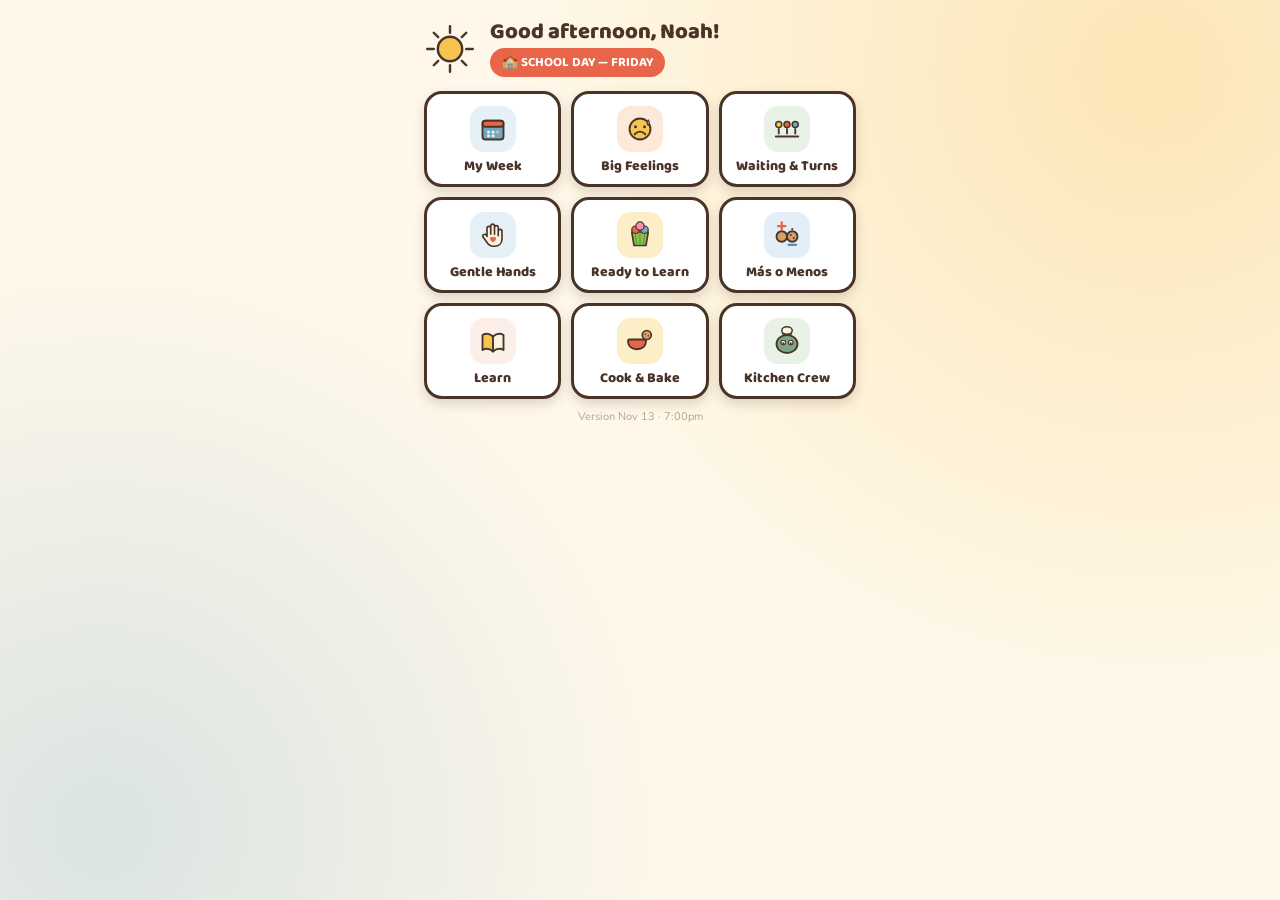
<file: index.html>
<!DOCTYPE html>
<html lang="en">
<head>
<meta charset="UTF-8">
<meta name="viewport" content="width=device-width, initial-scale=1.0, maximum-scale=1.0, user-scalable=no">
<title>Noah's Kitchen</title>
<link rel="preconnect" href="https://fonts.googleapis.com">
<link href="https://fonts.googleapis.com/css2?family=Baloo+2:wght@500;700;800&family=Nunito:wght@600;700;800&display=swap" rel="stylesheet">
<style>
  :root {
    --cream: #FFF8EA;
    --butter: #F5C451;
    --tomato: #E8654A;
    --sage: #7FA684;
    --sage-deep: #5E8564;
    --cocoa: #4A3428;
    --sky: #6FA8C9;
    --sky-deep: #4E86A6;
    --paper: #FFFFFF;
    --shadow: rgba(74, 52, 40, 0.18);
  }

  * { box-sizing: border-box; margin: 0; padding: 0; touch-action: manipulation; }

  html, body { height: 100%; }

  body {
    font-family: 'Nunito', sans-serif;
    background: var(--cream);
    background-image:
      radial-gradient(circle at 90% 8%, rgba(245, 196, 81, 0.35) 0%, transparent 45%),
      radial-gradient(circle at 8% 92%, rgba(111, 168, 201, 0.25) 0%, transparent 40%);
    color: var(--cocoa);
    min-height: 100vh;
    display: flex;
    justify-content: center;
  }

  .app { width: 100%; max-width: 460px; padding: 20px 14px 60px; }

  .view { display: none; }
  .view.active { display: block; animation: fadeIn 0.25s ease; }

  @keyframes fadeIn {
    from { opacity: 0; transform: translateY(6px); }
    to { opacity: 1; transform: translateY(0); }
  }

  /* ---- Shared header ---- */
  .header { display: flex; align-items: center; gap: 14px; margin-bottom: 18px; }
  .header svg.badge-icon { width: 52px; height: 52px; flex-shrink: 0; cursor: pointer; }
  .greeting { font-family: 'Baloo 2', sans-serif; font-weight: 800; font-size: 22px; line-height: 1.1; color: var(--cocoa); }
  .greeting .sub { font-family: 'Nunito', sans-serif; font-weight: 700; font-size: 13px; color: #9C8E7F; margin-top: 2px; }

  .day-badge {
    display: inline-flex; align-items: center; gap: 6px; margin-top: 4px;
    background: var(--tomato); color: white; font-family: 'Baloo 2', sans-serif;
    font-weight: 700; font-size: 13px; padding: 4px 12px; border-radius: 100px;
  }

  /* ---- Back button ---- */
  .back-btn {
    display: inline-flex; align-items: center; gap: 6px;
    font-family: 'Baloo 2', sans-serif; font-weight: 700; font-size: 14px;
    color: var(--cocoa); background: white; border: 2px solid #E9DCC0;
    border-radius: 100px; padding: 8px 16px 8px 12px; margin-bottom: 16px;
    cursor: pointer; user-select: none; -webkit-tap-highlight-color: transparent;
  }
  .back-btn:active { transform: scale(0.96); }
  .back-btn svg { width: 18px; height: 18px; }

  /* ---- Card shell ---- */
  .card {
    background: var(--paper); border-radius: 28px; padding: 24px 20px 22px;
    box-shadow: 0 10px 30px var(--shadow); border: 3px solid var(--cocoa);
    position: relative; overflow: hidden; margin-bottom: 16px;
  }
  .card::before {
    content: ""; position: absolute; top: 0; left: 0; right: 0; height: 8px;
    background: repeating-linear-gradient(90deg, var(--tomato) 0px, var(--tomato) 18px,
      var(--butter) 18px, var(--butter) 36px, var(--sage) 36px, var(--sage) 54px,
      var(--sky) 54px, var(--sky) 72px);
  }
  .card-title-row { display: flex; justify-content: space-between; align-items: flex-start; margin-top: 8px; margin-bottom: 4px; }
  .card-title { font-family: 'Baloo 2', sans-serif; font-weight: 800; font-size: 22px; color: var(--tomato); }
  .card-sub { font-size: 12.5px; font-weight: 700; color: #9C8E7F; margin-bottom: 16px; }

  .progress-badge {
    background: var(--butter); border: 2.5px solid var(--cocoa); border-radius: 14px;
    padding: 6px 10px; text-align: center; font-family: 'Baloo 2', sans-serif; flex-shrink: 0;
  }
  .progress-badge .num { font-size: 20px; font-weight: 800; line-height: 1; color: var(--cocoa); }
  .progress-badge .label { font-size: 9px; font-weight: 700; text-transform: uppercase; letter-spacing: 0.5px; color: var(--cocoa); opacity: 0.75; }

  .section-label { font-family: 'Baloo 2', sans-serif; font-weight: 700; font-size: 13px; text-transform: uppercase; letter-spacing: 0.8px; color: var(--sage-deep); margin-bottom: 10px; }

  /* ---- Ingredients ---- */
  .ingredients { display: flex; gap: 10px; margin-bottom: 22px; }
  .ingredient { flex: 1; background: #FBF3E1; border: 2px solid #E9DCC0; border-radius: 16px; padding: 10px 6px 8px; text-align: center; }
  .ingredient svg { width: 34px; height: 34px; }
  .ingredient span { display: block; font-size: 11px; font-weight: 700; margin-top: 4px; color: var(--cocoa); }

  /* ---- Steps ---- */
  .steps { display: flex; flex-direction: column; gap: 10px; }
  .step {
    display: flex; align-items: center; gap: 12px; background: #FBF6EA;
    border: 2.5px solid #E9DCC0; border-radius: 18px; padding: 10px 12px; cursor: pointer;
    transition: transform 0.12s ease, background 0.25s ease, border-color 0.25s ease;
    user-select: none; -webkit-tap-highlight-color: transparent; position: relative;
  }
  .step:active { transform: scale(0.97); }
  .step.done { background: #E9F2E7; border-color: var(--sage); }
  .step-num {
    font-family: 'Baloo 2', sans-serif; font-weight: 800; font-size: 15px; color: white;
    background: var(--sky); width: 26px; height: 26px; border-radius: 50%;
    display: flex; align-items: center; justify-content: center; flex-shrink: 0; transition: background 0.25s ease;
  }
  .step.done .step-num { background: var(--sage-deep); }
  .step-icon { width: 42px; height: 42px; flex-shrink: 0; display: flex; align-items: center; justify-content: center; position: relative; }
  .step-icon svg { width: 100%; height: 100%; }
  .step-text { flex: 1; font-family: 'Baloo 2', sans-serif; font-weight: 700; font-size: 16px; color: var(--cocoa); }
  .step-text .es { display: block; font-family: 'Nunito', sans-serif; font-weight: 700; font-size: 11.5px; font-style: italic; color: var(--sky-deep); margin-top: 1px; }
  .step-check {
    width: 30px; height: 30px; border-radius: 50%; border: 2.5px solid #D8C9A8; background: white;
    flex-shrink: 0; display: flex; align-items: center; justify-content: center; transition: all 0.25s ease;
  }
  .step.done .step-check { background: var(--sage-deep); border-color: var(--sage-deep); }
  .step-check svg { width: 16px; height: 16px; opacity: 0; transform: scale(0.5); transition: all 0.2s ease; }
  .step.done .step-check svg { opacity: 1; transform: scale(1); }

  .then-footer {
    margin-top: 20px; display: flex; align-items: center; gap: 12px; background: var(--sky);
    border-radius: 18px; padding: 12px 16px; color: white;
  }
  .then-footer svg { width: 34px; height: 34px; flex-shrink: 0; }
  .then-footer .then-text { font-family: 'Baloo 2', sans-serif; font-weight: 700; font-size: 14px; line-height: 1.25; }
  .then-footer .then-text b { font-size: 16px; }

  .all-done {
    display: none; margin-top: 16px; text-align: center; background: var(--butter);
    border: 2.5px solid var(--cocoa); border-radius: 18px; padding: 14px;
    font-family: 'Baloo 2', sans-serif; font-weight: 800; font-size: 16px; color: var(--cocoa);
  }
  .all-done.show { display: block; }

  /* ---- Cook animation ---- */
  @keyframes iconPop { 0% { transform: scale(1) rotate(0deg); } 35% { transform: scale(1.3) rotate(-8deg); } 60% { transform: scale(0.9) rotate(5deg); } 100% { transform: scale(1) rotate(0deg); } }
  .step.just-done .step-icon { animation: iconPop 0.55s ease; }
  @keyframes checkPop { 0% { transform: scale(0.4) rotate(-15deg); opacity: 0; } 60% { transform: scale(1.25) rotate(6deg); opacity: 1; } 100% { transform: scale(1) rotate(0deg); opacity: 1; } }
  .step.just-done .step-check svg { animation: checkPop 0.4s ease; }
  @keyframes stepFlash { 0% { background: #FCEFC7; } 100% { background: #E9F2E7; } }
  .step.just-done { animation: stepFlash 0.6s ease; }
  .steam-wisp {
    position: absolute; bottom: 50%; left: 50%; width: 7px; height: 7px; border-radius: 50%;
    pointer-events: none; opacity: 0; animation: steamRise 0.85s ease-out forwards;
  }
  @keyframes steamRise { 0% { transform: translate(-50%, 0) scale(0.5); opacity: 0; } 15% { opacity: 0.9; } 100% { transform: translate(-50%, -34px) scale(1.4); opacity: 0; } }

  /* ---- Let's Cook game ---- */
  .cook-pot-wrap { position: relative; width: 220px; height: 150px; margin: 10px auto 20px; }
  .cook-pot-svg { width: 100%; height: 100%; transition: transform 0.1s ease; }
  .cook-pot-svg.pot-stirring { animation: potShake 0.4s ease infinite; }
  @keyframes potShake { 0%, 100% { transform: rotate(0deg); } 25% { transform: rotate(-3deg); } 75% { transform: rotate(3deg); } }
  .pot-contents {
    position: absolute; top: 44%; left: 14%; width: 72%; height: 44%;
    display: flex; flex-wrap: wrap; align-items: center; justify-content: center; gap: 3px; padding: 4px;
    overflow-y: auto;
  }
  .pot-chip {
    width: 24px; height: 24px; flex-shrink: 0; animation: iconPop 0.4s ease; cursor: pointer;
    transition: transform 0.1s ease; border-radius: 6px;
  }
  .pot-chip:active { transform: scale(0.85); }

  /* ---- Recipe picker ---- */
  .chip-scroll-row {
    display: flex; gap: 8px; overflow-x: auto; padding: 2px 2px 10px; -webkit-overflow-scrolling: touch; scrollbar-width: none;
  }
  .chip-scroll-row::-webkit-scrollbar { display: none; }
  .recipe-chip {
    flex: 0 0 auto; background: #FBF3E1; border: 2.5px solid #E9DCC0; border-radius: 100px;
    padding: 8px 14px; font-family: 'Baloo 2', sans-serif; font-weight: 700; font-size: 12.5px; color: var(--cocoa);
    cursor: pointer; white-space: nowrap; transition: all 0.15s ease; user-select: none; -webkit-tap-highlight-color: transparent;
  }
  .recipe-chip.active { background: var(--butter); border-color: var(--cocoa); }

  /* ---- Utensils ---- */
  .utensil-row { display: flex; gap: 10px; justify-content: center; margin: 4px 0 18px; }
  .utensil-btn {
    width: 52px; height: 52px; border-radius: 14px; background: #E6F1F7; border: 2.5px solid var(--sky);
    display: flex; align-items: center; justify-content: center; cursor: pointer;
    transition: transform 0.12s ease; user-select: none; -webkit-tap-highlight-color: transparent;
  }
  .utensil-btn svg { width: 30px; height: 30px; }
  .utensil-btn:active { transform: scale(0.9) rotate(-8deg); }

  /* ---- Ingredients ---- */
  .cook-tray { display: flex; flex-wrap: wrap; gap: 10px; justify-content: center; margin: 4px 0 18px; }
  .cook-ingredient {
    width: 56px; height: 56px; border-radius: 14px; background: #FBF3E1; border: 2.5px solid #E9DCC0;
    display: flex; align-items: center; justify-content: center; cursor: pointer; position: relative;
    transition: transform 0.12s ease; user-select: none; -webkit-tap-highlight-color: transparent;
  }
  .cook-ingredient svg { width: 32px; height: 32px; }
  .cook-ingredient:active { transform: scale(0.92); }
  .cook-ingredient.suggested { border-color: var(--butter); box-shadow: 0 0 0 3px rgba(245, 196, 81, 0.4); }
  .ing-count {
    position: absolute; top: -6px; right: -6px; background: var(--tomato); color: white;
    width: 20px; height: 20px; border-radius: 50%; font-family: 'Baloo 2', sans-serif; font-weight: 800;
    font-size: 11px; display: flex; align-items: center; justify-content: center; border: 2px solid white;
  }

  .cook-btn, .cook-again-btn {
    width: 100%; border: 3px solid var(--cocoa); border-radius: 16px; padding: 14px;
    font-family: 'Baloo 2', sans-serif; font-weight: 800; font-size: 16px; cursor: pointer; color: white;
  }
  .cook-btn { background: var(--tomato); }
  .cook-btn:disabled { opacity: 0.35; cursor: not-allowed; }
  .cook-again-btn { background: var(--sage-deep); margin-top: 10px; }
  .ready-banner {
    display: none; text-align: center; background: var(--butter); border: 2.5px solid var(--cocoa);
    border-radius: 16px; padding: 14px; font-family: 'Baloo 2', sans-serif; font-weight: 800; font-size: 15px;
    color: var(--cocoa); margin: 14px 0;
  }
  .ready-banner.show { display: block; animation: fadeIn 0.3s ease; }


  /* ---- Más o Menos ---- */
  .mm-dots { display:flex; justify-content:center; gap:8px; margin:6px 0 10px; }
  .mm-dot { width:14px; height:14px; border-radius:50%; background:#fff; border:2.5px solid var(--cocoa); }
  .mm-dot.done { background:var(--sage-deep); }
  .mm-dot.now { background:var(--butter); transform:scale(1.25); }
  .mm-prompt-row { display:flex; align-items:center; justify-content:center; gap:10px; margin-bottom:12px; }
  .mm-speak { width:48px; height:48px; border-radius:50%; border:2.5px solid var(--cocoa); background:var(--sky); font-size:22px; cursor:pointer; }
  .mm-prompt { font-family:'Baloo 2',sans-serif; font-weight:800; font-size:26px; color:var(--cocoa); text-align:center; }
  .mm-pair { display:grid; grid-template-columns:1fr 1fr; gap:14px; }
  .mm-pick { background:#fff; border:3px solid var(--cocoa); border-radius:20px; padding:12px 8px; text-align:center; cursor:pointer; font-family:'Baloo 2',sans-serif; color:var(--cocoa); display:flex; flex-direction:column; align-items:center; gap:8px; }
  .mm-pick.right { background:#E9F2E7; border-color:var(--sage-deep); animation:fadeIn .3s ease; }
  .mm-pick.shake, .mm-tile.shake { animation:mmShake .35s; }
  @keyframes mmShake { 0%,100%{transform:translateX(0)} 25%{transform:translateX(-7px)} 75%{transform:translateX(7px)} }
  .mm-frames { display:flex; flex-direction:column; gap:6px; align-items:center; }
  .mm-frame { display:grid; grid-template-columns:repeat(5,28px); gap:2px; background:var(--cream); border:2px solid var(--cocoa); border-radius:8px; padding:3px; }
  .mm-cell { width:28px; height:28px; display:flex; align-items:center; justify-content:center; font-size:20px; border-radius:4px; background:#fff; }
  .mm-pet svg { width:84px; height:84px; }
  .mm-petname { font-weight:800; font-size:18px; }
  .mm-numeral { font-size:84px; font-weight:800; line-height:1; padding:8px 0; }
  .mm-strip { display:grid; grid-template-columns:repeat(10,1fr); gap:3px; margin-top:14px; }
  .mm-strip-cell { text-align:center; font-family:'Baloo 2',sans-serif; font-weight:700; font-size:13px; padding:4px 0; border-radius:6px; background:#fff; border:1.5px solid #d9cdb4; color:var(--cocoa); }
  .mm-strip-cell.a { background:var(--tomato); color:#fff; border-color:var(--cocoa); }
  .mm-strip-cell.b { background:var(--sky-deep); color:#fff; border-color:var(--cocoa); }
  .mm-sentence { display:flex; flex-wrap:wrap; justify-content:center; gap:8px; margin:6px 0 14px; }
  .mm-slot { min-width:64px; height:60px; padding:0 10px; border:3px dashed var(--cocoa); border-radius:14px; display:flex; align-items:center; justify-content:center; font-family:'Baloo 2',sans-serif; font-weight:800; font-size:28px; color:var(--cocoa); background:#fff; }
  .mm-slot.filled { border-style:solid; background:var(--butter); }
  .mm-bank { display:flex; flex-wrap:wrap; justify-content:center; gap:10px; }
  .mm-tile { min-width:70px; height:60px; padding:0 14px; border:3px solid var(--cocoa); border-radius:14px; background:var(--sky); font-family:'Baloo 2',sans-serif; font-weight:800; font-size:26px; color:var(--cocoa); cursor:pointer; }
  .mm-tile.used { opacity:.25; pointer-events:none; }
  .mm-hint { text-align:center; font-family:'Baloo 2',sans-serif; font-weight:700; font-size:15px; color:var(--sage-deep); margin-top:12px; }
  .mm-next { margin-top:10px; }
  .mm-parent { display:flex; align-items:center; justify-content:center; gap:6px; margin-top:18px; font-size:11px; color:#a39683; font-family:'Nunito',sans-serif; opacity:.8; }
  .mm-stage-pill { border:1.5px solid #c9bda3; background:#fff; border-radius:10px; padding:4px 9px; font-size:12px; color:var(--cocoa); cursor:pointer; }
  .mm-stage-pill.active { background:var(--sage-deep); color:#fff; border-color:var(--sage-deep); }


  /* ---- Hubs & My Week ---- */
  .hub-grid { margin-top: 14px; }
  .today-big { display:flex; align-items:center; gap:14px; background:var(--butter); border:3px solid var(--cocoa); border-radius:22px; padding:14px 16px; cursor:pointer; box-shadow:0 5px 0 var(--cocoa); animation: todayPulse 1.6s ease-in-out infinite; -webkit-tap-highlight-color:transparent; }
  .today-big:active { transform: translateY(3px); box-shadow:0 2px 0 var(--cocoa); }
  .today-big .tb-icon svg { width:54px; height:54px; }
  .today-big .tb-text { flex:1; font-family:'Baloo 2',sans-serif; font-weight:800; font-size:24px; color:var(--cocoa); line-height:1.1; }
  .today-big .tb-text small { display:block; font-family:'Nunito',sans-serif; font-weight:700; font-size:13px; font-style:italic; color:var(--sky-deep); }
  .today-big .tb-tap { font-size:34px; animation: tapPoint 1s ease-in-out infinite; }
  @keyframes todayPulse { 0%,100%{transform:scale(1)} 50%{transform:scale(1.025)} }
  @keyframes tapPoint { 0%,100%{transform:translateX(0)} 50%{transform:translateX(-8px)} }
  @media (prefers-reduced-motion: reduce) { .today-big, .today-big .tb-tap { animation:none; } }

  /* ---- Homework ---- */
  .hw-due-badge {
    display: inline-flex; align-items: center; gap: 6px; background: var(--tomato); color: white;
    font-family: 'Baloo 2', sans-serif; font-weight: 800; font-size: 13px; padding: 6px 14px;
    border-radius: 100px; margin-bottom: 16px;
  }
  .hw-letter-badge {
    display: flex; align-items: center; justify-content: center; width: 56px; height: 56px;
    border-radius: 16px; background: var(--butter); border: 3px solid var(--cocoa);
    font-family: 'Baloo 2', sans-serif; font-weight: 800; font-size: 26px; color: var(--cocoa);
    flex-shrink: 0;
  }
  .hw-letter-row { display: flex; align-items: center; gap: 12px; margin-bottom: 16px; }
  .hw-letter-row .hw-letter-text { font-family: 'Baloo 2', sans-serif; font-weight: 700; font-size: 14px; color: var(--cocoa); }
  .hw-option {
    background: #FBF6EA; border: 2.5px solid #E9DCC0; border-radius: 16px; padding: 14px; margin-bottom: 10px;
  }
  .hw-option .hw-option-title { font-family: 'Baloo 2', sans-serif; font-weight: 800; font-size: 14px; color: var(--sage-deep); margin-bottom: 6px; }
  .hw-option ol { margin: 0; padding-left: 20px; }
  .hw-option li { font-family: 'Nunito', sans-serif; font-weight: 600; font-size: 13px; color: var(--cocoa); line-height: 1.5; margin-bottom: 3px; }
  .hw-simple-card {
    background: #FBF6EA; border: 2.5px solid #E9DCC0; border-radius: 16px; padding: 16px; margin-bottom: 4px;
  }
  .hw-simple-card p { font-family: 'Nunito', sans-serif; font-weight: 700; font-size: 14px; color: var(--cocoa); line-height: 1.5; margin-bottom: 4px; }
  .hw-simple-card ol { margin: 8px 0 0; padding-left: 20px; }
  .hw-simple-card li { font-family: 'Nunito', sans-serif; font-weight: 600; font-size: 13px; color: var(--cocoa); line-height: 1.6; }

  .hw-edit-btn {
    background: var(--sky); color: white; border: 2.5px solid var(--cocoa); border-radius: 100px;
    padding: 7px 16px; font-family: 'Baloo 2', sans-serif; font-weight: 800; font-size: 12.5px;
    cursor: pointer; margin-bottom: 16px; display: inline-flex; align-items: center; gap: 5px;
    user-select: none; -webkit-tap-highlight-color: transparent;
  }
  .hw-edit-btn:active { transform: scale(0.96); }

  .hw-check-row {
    display: flex; align-items: center; gap: 8px; margin-bottom: 10px; cursor: pointer;
    user-select: none; -webkit-tap-highlight-color: transparent;
  }
  .hw-check-circle {
    width: 26px; height: 26px; border-radius: 50%; border: 2.5px solid #D8C9A8; background: white;
    flex-shrink: 0; display: flex; align-items: center; justify-content: center; transition: all 0.2s ease;
  }
  .hw-check-row.checked .hw-check-circle { background: var(--sage-deep); border-color: var(--sage-deep); }
  .hw-check-circle svg { width: 14px; height: 14px; opacity: 0; transform: scale(0.5); transition: all 0.2s ease; }
  .hw-check-row.checked .hw-check-circle svg { opacity: 1; transform: scale(1); }
  .hw-check-label { font-family: 'Baloo 2', sans-serif; font-weight: 700; font-size: 13px; color: var(--cocoa); }

  .hw-option.chosen { border-color: var(--sage-deep); background: #E9F2E7; }

  .hw-day-checks { display: flex; gap: 5px; justify-content: space-between; margin-top: 12px; }
  .hw-day-check { flex: 1; display: flex; flex-direction: column; align-items: center; gap: 4px; cursor: pointer; user-select: none; -webkit-tap-highlight-color: transparent; padding: 6px 0; }
  .hw-day-check .hw-check-circle { width: 32px; height: 32px; }
  .hw-day-check .hw-day-label { font-family: 'Baloo 2', sans-serif; font-weight: 700; font-size: 11px; color: var(--cocoa); }
  .hw-day-check.checked .hw-check-circle { background: var(--sage-deep); border-color: var(--sage-deep); }
  .hw-day-check.checked .hw-check-circle svg { opacity: 1; transform: scale(1); }

  .hw-other-empty {
    background: #E9F2E7; border: 2px dashed var(--sage); border-radius: 16px; padding: 14px; text-align: center;
    font-family: 'Baloo 2', sans-serif; font-weight: 700; font-size: 13px; color: var(--sage-deep); cursor: pointer;
    user-select: none; -webkit-tap-highlight-color: transparent;
  }

  /* ---- Break Timer ---- */
  .hw-timer-card {
    background: #FBF6EA; border: 2.5px solid #E9DCC0; border-radius: 20px; padding: 18px; text-align: center;
  }
  .hw-timer-display {
    display: inline-flex; align-items: center; justify-content: center; width: 140px; height: 140px;
    border-radius: 50%; background: var(--butter); border: 5px solid var(--cocoa);
    font-family: 'Baloo 2', sans-serif; font-weight: 800; font-size: 34px; color: var(--cocoa);
    margin: 4px auto 16px;
  }
  .hw-timer-adjust { display: flex; gap: 10px; justify-content: center; margin-bottom: 14px; }
  .hw-timer-adj-btn {
    background: white; border: 2.5px solid #E9DCC0; border-radius: 100px; padding: 8px 16px;
    font-family: 'Baloo 2', sans-serif; font-weight: 700; font-size: 13px; color: var(--cocoa);
    cursor: pointer; user-select: none; -webkit-tap-highlight-color: transparent;
  }
  .hw-timer-adj-btn:active { transform: scale(0.95); }
  .hw-timer-adj-btn:disabled { opacity: 0.4; cursor: not-allowed; }
  .hw-timer-controls { display: flex; gap: 10px; }
  .hw-timer-btn {
    flex: 1; border: 3px solid var(--cocoa); border-radius: 16px; padding: 12px; color: white;
    font-family: 'Baloo 2', sans-serif; font-weight: 800; font-size: 14px; cursor: pointer;
    user-select: none; -webkit-tap-highlight-color: transparent;
  }
  .hw-timer-btn:active { transform: scale(0.96); }
  .hw-timer-btn.start { background: var(--tomato); }
  .hw-timer-btn.reset { background: var(--sage-deep); }
  .hw-timer-done {
    display: none; margin-top: 14px; background: var(--butter); border: 2.5px solid var(--cocoa);
    border-radius: 16px; padding: 12px; font-family: 'Baloo 2', sans-serif; font-weight: 800; font-size: 14px; color: var(--cocoa);
  }
  .hw-timer-done.show { display: block; animation: fadeIn 0.3s ease; }

  /* ---- Kitchen Crew (pets) ---- */
  .pet-tabs { display: flex; gap: 10px; justify-content: center; margin-bottom: 16px; }
  .pet-tab {
    display: flex; flex-direction: column; align-items: center; gap: 4px; padding: 10px 16px;
    border-radius: 16px; background: #FBF3E1; border: 2.5px solid #E9DCC0; cursor: pointer;
    user-select: none; -webkit-tap-highlight-color: transparent; transition: all 0.15s ease;
  }
  .pet-tab.active { background: var(--butter); border-color: var(--cocoa); }
  .pet-tab .dot { width: 18px; height: 18px; border-radius: 50%; border: 2px solid var(--cocoa); }
  .pet-tab span { font-family: 'Baloo 2', sans-serif; font-weight: 700; font-size: 12.5px; color: var(--cocoa); }

  .pet-stage-wrap { position: relative; width: 190px; height: 190px; margin: 6px auto 10px; }
  .pet-stage-svg { width: 100%; height: 100%; transition: transform 0.1s ease; }
  .pet-stage-svg.pet-eating { animation: petSquish 0.4s ease; }
  .pet-stage-svg.pet-happy { animation: petBounce 0.55s ease; }
  @keyframes petSquish { 0% { transform: scale(1); } 30% { transform: scale(1.1, 0.9); } 60% { transform: scale(0.95, 1.05); } 100% { transform: scale(1); } }
  @keyframes petBounce { 0%, 100% { transform: translateY(0) rotate(0deg); } 30% { transform: translateY(-14px) rotate(-4deg); } 60% { transform: translateY(0) rotate(4deg); } 80% { transform: translateY(-6px) rotate(0deg); } }

  .pet-blurb { text-align: center; font-family: 'Baloo 2', sans-serif; font-weight: 700; font-size: 14px; color: var(--cocoa); margin-bottom: 3px; }
  .pet-favorite { text-align: center; font-family: 'Nunito', sans-serif; font-weight: 700; font-size: 12px; color: var(--sage-deep); margin-bottom: 14px; }

  .pet-actions { display: flex; gap: 8px; justify-content: center; margin-bottom: 18px; }
  .pet-action-btn {
    flex: 1; max-width: 130px; color: white; border: 3px solid var(--cocoa); border-radius: 100px;
    padding: 10px 6px; font-family: 'Baloo 2', sans-serif; font-weight: 800; font-size: 12.5px;
    cursor: pointer; transition: transform 0.12s ease; user-select: none; -webkit-tap-highlight-color: transparent;
  }
  .pet-action-btn:active { transform: scale(0.95); }
  .pet-action-btn.pet-action-play { background: var(--sky); }
  .pet-action-btn.pet-action-wash { background: #6FA8C9; }
  .pet-action-btn.pet-action-bed { background: #9B7EDE; }

  .pet-zzz {
    position: absolute; top: -6px; right: 6px; font-family: 'Baloo 2', sans-serif; font-weight: 800;
    font-size: 24px; color: #9B7EDE; opacity: 0; pointer-events: none;
  }
  .pet-zzz.show { animation: zzzFloat 2s ease; }
  @keyframes zzzFloat {
    0% { opacity: 0; transform: translateY(0); }
    20% { opacity: 1; }
    80% { opacity: 1; transform: translateY(-22px); }
    100% { opacity: 0; transform: translateY(-32px); }
  }
  @keyframes petSway { 0%, 100% { transform: rotate(0deg); } 50% { transform: rotate(4deg); } }
  .pet-stage-svg.pet-night-idle { animation: petSway 3s ease-in-out infinite; }
  .pet-night-badge {
    display: none; text-align: center; font-family: 'Baloo 2', sans-serif; font-weight: 800; font-size: 12px;
    color: #9B7EDE; background: #EDE4F9; border: 2px solid var(--cocoa); border-radius: 100px;
    padding: 5px 14px; margin: 0 auto 14px; width: fit-content;
  }
  .pet-night-badge.show { display: block; }
  .pet-stage-svg.pet-sleepy { animation: petSway 1.2s ease-in-out; }
  .pet-stage-svg.pet-washing { animation: petSquish 0.5s ease-in-out 2; }

  .dance-pet { width: 44px; height: 44px; margin: 8px auto 0; }
  .dance-pet svg { width: 100%; height: 100%; animation: petBounce 0.6s ease infinite; }

  /* ---- Spanish toggle ---- */
  .lang-toggle {
    display: inline-flex; align-items: center; gap: 8px; margin-bottom: 14px; background: white;
    border: 2px solid #E9DCC0; border-radius: 100px; padding: 4px 10px 4px 4px; cursor: pointer;
    user-select: none; -webkit-tap-highlight-color: transparent;
  }
  .lang-toggle .switch { width: 34px; height: 20px; border-radius: 100px; background: #D8C9A8; position: relative; transition: background 0.2s ease; flex-shrink: 0; }
  .lang-toggle .switch::after { content: ""; position: absolute; top: 2px; left: 2px; width: 16px; height: 16px; border-radius: 50%; background: white; transition: transform 0.2s ease; box-shadow: 0 1px 3px rgba(0,0,0,0.3); }
  .lang-toggle.on .switch { background: var(--sky); }
  .lang-toggle.on .switch::after { transform: translateX(14px); }
  .lang-toggle .label { font-family: 'Baloo 2', sans-serif; font-weight: 700; font-size: 12.5px; color: var(--cocoa); }

  /* ---- Day counter & week tally ---- */
  .day-counter {
    display: inline-flex; align-items: center; gap: 6px; background: var(--butter); border: 2px solid var(--cocoa);
    border-radius: 100px; padding: 5px 14px; font-family: 'Baloo 2', sans-serif; font-weight: 800; font-size: 13px;
    color: var(--cocoa); margin-bottom: 14px;
  }
  .week-tally { display: flex; gap: 10px; margin-bottom: 14px; }
  .tally-chip {
    flex: 1; display: flex; align-items: center; justify-content: center; gap: 6px; background: #E9F2E7;
    border: 2px solid var(--sage); border-radius: 14px; padding: 9px; font-family: 'Baloo 2', sans-serif;
    font-weight: 700; font-size: 13px; color: var(--sage-deep);
  }
  .tally-chip.home-tally { background: #E6F1F7; border-color: var(--sky); color: var(--sky-deep); }

  /* ---- Past day styling ---- */
  .week-row.is-past { opacity: 0.5; }
  .week-row .day-letter { position: relative; }
  .week-row.is-past .day-letter::after {
    content: "✓"; position: absolute; bottom: -3px; right: -3px; width: 15px; height: 15px; border-radius: 50%;
    background: white; border: 1.5px solid var(--sage-deep); color: var(--sage-deep); font-size: 9px; font-weight: 800;
    display: flex; align-items: center; justify-content: center;
  }
  .carousel-card.is-past { opacity: 0.55; }

  .carousel-wrap { position: relative; margin: 0 -4px; }
  .carousel {
    display: flex; gap: 10px; overflow-x: auto; scroll-snap-type: x mandatory;
    padding: 4px 4px 10px; -webkit-overflow-scrolling: touch;
    scrollbar-width: none;
  }
  .carousel::-webkit-scrollbar { display: none; }
  .carousel-card {
    scroll-snap-align: center; flex: 0 0 30%; text-align: center; background: #FBF3E1;
    border: 2px solid #E9DCC0; border-radius: 16px; padding: 12px 6px; cursor: pointer;
    transition: transform 0.15s ease; user-select: none; -webkit-tap-highlight-color: transparent;
    position: relative;
  }
  .carousel-card:active { transform: scale(0.96); }
  .carousel-card .day-icon { width: 32px; height: 32px; margin: 0 auto 4px; }
  .carousel-card .day-name { font-family: 'Baloo 2', sans-serif; font-weight: 700; font-size: 12.5px; color: var(--cocoa); }
  .carousel-card.is-today { background: var(--butter); border-color: var(--cocoa); box-shadow: 0 6px 16px rgba(245, 196, 81, 0.5); }
  .today-flag {
    position: absolute; top: -10px; left: 50%; transform: translateX(-50%); background: var(--tomato);
    color: white; font-family: 'Baloo 2', sans-serif; font-weight: 800; font-size: 9px;
    letter-spacing: 0.5px; padding: 3px 10px; border-radius: 100px; white-space: nowrap;
  }
  .swipe-hint { text-align: center; font-size: 11px; font-weight: 700; color: #B3A489; margin-top: 2px; }

  /* ---- Week list ---- */
  .week-list { display: flex; flex-direction: column; gap: 8px; margin-top: 18px; }
  .week-row {
    display: flex; align-items: center; gap: 12px; background: #FBF6EA; border: 2.5px solid #E9DCC0;
    border-radius: 16px; padding: 10px 12px; border-left: 8px solid var(--sage); cursor: pointer;
    transition: transform 0.12s ease, background 0.2s ease; user-select: none; -webkit-tap-highlight-color: transparent;
  }
  .week-row:active { transform: scale(0.98); }
  .week-row.home-day { border-left-color: var(--sky); }
  .week-row.is-today { background: #FCEFC7; border-color: var(--cocoa); }
  .day-letter {
    font-family: 'Baloo 2', sans-serif; font-weight: 800; font-size: 15px; color: white;
    background: var(--sage-deep); width: 30px; height: 30px; border-radius: 50%;
    display: flex; align-items: center; justify-content: center; flex-shrink: 0;
  }
  .home-day .day-letter { background: var(--sky-deep); }
  .row-name { font-family: 'Baloo 2', sans-serif; font-weight: 700; font-size: 15px; color: var(--cocoa); flex: 1; }
  .row-name .es { display: block; font-family: 'Nunito', sans-serif; font-weight: 700; font-size: 11px; font-style: italic; color: var(--sky-deep); }
  .row-tag {
    display: flex; align-items: center; gap: 6px; font-family: 'Baloo 2', sans-serif; font-weight: 700;
    font-size: 12px; color: var(--sage-deep); background: #E9F2E7; padding: 5px 10px; border-radius: 100px; flex-shrink: 0;
  }
  .home-day .row-tag { color: var(--sky-deep); background: #E6F1F7; }
  .row-tag svg { width: 16px; height: 16px; }

  /* ---- Home screen stations (all equal size) ---- */
  .stations-grid {
    display: grid; grid-template-columns: 1fr 1fr; gap: 12px; margin-bottom: 4px;
  }
  .stations-grid .station:last-child:nth-child(odd) { grid-column: 1 / -1; }
  .station {
    display: flex; flex-direction: column; align-items: center; gap: 8px; text-align: center;
    background: var(--paper); border: 3px solid var(--cocoa); border-radius: 22px; padding: 18px 10px;
    box-shadow: 0 8px 20px var(--shadow); cursor: pointer; transition: transform 0.12s ease;
    user-select: none; -webkit-tap-highlight-color: transparent; position: relative;
  }
  .station:active { transform: scale(0.96); }
  .station .icon-wrap {
    width: 52px; height: 52px; border-radius: 16px; display: flex; align-items: center; justify-content: center; flex-shrink: 0;
  }
  .station svg { width: 34px; height: 34px; }
  .station .station-title { font-family: 'Baloo 2', sans-serif; font-weight: 800; font-size: 15px; color: var(--cocoa); line-height: 1.15; }
  .station .station-sub { font-family: 'Nunito', sans-serif; font-weight: 700; font-size: 11px; color: #9C8E7F; }
  .station.dimmed { opacity: 0.72; }
  /* Home screen: 3 compact tiles per row so all stations fit without scrolling */
  #view-home .stations-grid { grid-template-columns: repeat(3, 1fr); gap: 10px; }
  #view-home .stations-grid .station:last-child:nth-child(odd) { grid-column: auto; }
  #view-home .station { padding: 12px 4px 10px; gap: 6px; border-radius: 18px; box-shadow: 0 5px 12px var(--shadow); }
  #view-home .station .icon-wrap { width: 46px; height: 46px; border-radius: 14px; }
  #view-home .station svg { width: 30px; height: 30px; }
  #view-home .station .station-title { font-size: 14px; }
  #view-home .station .station-sub { display: none; }
  #view-home .header { margin-bottom: 14px; }
  .soon-tag {
    position: absolute; top: -8px; right: -6px; background: var(--tomato); color: white;
    font-family: 'Baloo 2', sans-serif; font-weight: 800; font-size: 8px; padding: 3px 6px; border-radius: 100px;
  }
  .soon-toast {
    display: none; text-align: center; font-family: 'Baloo 2', sans-serif; font-weight: 700; font-size: 13px;
    color: var(--cocoa); background: var(--butter); border: 2px solid var(--cocoa); border-radius: 14px;
    padding: 10px; margin-top: 14px;
  }
  .soon-toast.show { display: block; animation: fadeIn 0.2s ease; }

  /* ---- Placeholder note ---- */
  .placeholder-note {
    display: flex; align-items: center; gap: 8px; background: #FCEFC7; border: 2px solid var(--butter);
    border-radius: 14px; padding: 10px 12px; margin-bottom: 16px; font-size: 12px; font-weight: 700; color: var(--cocoa);
  }

  /* ---- Scene cards (Get Ready for School) ---- */
  .scene-grid { display: grid; grid-template-columns: 1fr 1fr; gap: 10px; }
  .scene-card {
    background: #FBF3E1; border: 2.5px solid #E9DCC0; border-radius: 18px; padding: 14px 8px; text-align: center;
    cursor: pointer; transition: transform 0.12s ease; user-select: none; -webkit-tap-highlight-color: transparent;
  }
  .scene-card:active { transform: scale(0.96); }
  .scene-card svg { width: 36px; height: 36px; margin-bottom: 6px; }
  .scene-card .scene-title { font-family: 'Baloo 2', sans-serif; font-weight: 700; font-size: 13px; color: var(--cocoa); }

  /* ---- Word cards (Kitchen Words) ---- */
  .word-grid { display: grid; grid-template-columns: 1fr 1fr; gap: 10px; }
  .word-card {
    background: #FBF3E1; border: 2.5px solid #E9DCC0; border-radius: 18px; padding: 14px 8px; text-align: center;
    cursor: pointer; transition: transform 0.12s ease; user-select: none; -webkit-tap-highlight-color: transparent;
  }
  .word-card:active { transform: scale(0.96); }
  .word-card svg { width: 32px; height: 32px; margin-bottom: 6px; }
  .word-card .word-en { font-family: 'Baloo 2', sans-serif; font-weight: 700; font-size: 13.5px; color: var(--cocoa); }
  .word-card .word-es { font-family: 'Nunito', sans-serif; font-weight: 700; font-size: 11.5px; font-style: italic; color: var(--sky-deep); }
  .word-card.add-card {
    background: #E9F2E7; border: 2.5px dashed var(--sage); display: flex; align-items: center; justify-content: center; flex-direction: column;
  }
  .word-card.add-card .plus { font-size: 26px; color: var(--sage-deep); font-weight: 800; line-height: 1; }

  .edit-form { margin-top: 14px; background: #FBF6EA; border: 2px solid #E9DCC0; border-radius: 16px; padding: 14px; }
  .edit-form label { font-family: 'Baloo 2', sans-serif; font-weight: 700; font-size: 12px; color: var(--sage-deep); display: block; margin-bottom: 4px; margin-top: 8px; }
  .edit-form input, .edit-form textarea {
    width: 100%; border: 2px solid #E9DCC0; border-radius: 10px; padding: 8px 10px; font-family: 'Nunito', sans-serif;
    font-weight: 700; font-size: 14px; color: var(--cocoa); background: white; resize: vertical;
  }
  .edit-form textarea { min-height: 70px; font-weight: 600; }

  /* ---- Practice games ---- */
  .game-card { margin-bottom: 16px; }

  .card-title-row-game { display: flex; align-items: center; justify-content: space-between; gap: 10px; margin-top: 8px; }
  .card-title-row-game .card-title { margin-top: 0; }
  .speak-btn {
    flex-shrink: 0; width: 34px; height: 34px; border-radius: 50%; background: var(--sky);
    border: 2px solid var(--cocoa); color: white; font-size: 15px; cursor: pointer;
    display: flex; align-items: center; justify-content: center; transition: transform 0.12s ease;
  }
  .speak-btn:active { transform: scale(0.9); }

  /* ---- School Day or Home Day game ---- */
  .sh-day { display: flex; flex-direction: column; align-items: center; gap: 8px; margin: 6px 0 18px; cursor: pointer; user-select: none; -webkit-tap-highlight-color: transparent; }
  .sh-day .sh-icon-box { width: 72px; height: 72px; border-radius: 20px; background: #FBF3E1; border: 2.5px solid #E9DCC0; display: flex; align-items: center; justify-content: center; }
  .sh-day .sh-icon-box svg { width: 44px; height: 44px; }
  .sh-day .sh-label { font-family: 'Baloo 2', sans-serif; font-weight: 800; font-size: 17px; color: var(--cocoa); }
  .sh-choices { display: flex; gap: 12px; justify-content: center; }
  .sh-choice {
    flex: 1; max-width: 150px; text-align: center; padding: 14px 8px; border-radius: 16px; background: white;
    border: 3px solid var(--cocoa); font-family: 'Baloo 2', sans-serif; font-weight: 700; font-size: 15px;
    cursor: pointer; transition: transform 0.12s ease; user-select: none; -webkit-tap-highlight-color: transparent;
  }
  .sh-choice:active { transform: scale(0.95); }
  .sh-choice.correct { background: #E9F2E7; border-color: var(--sage-deep); }
  .sh-choice.wrong { background: #FCEFEA; border-color: var(--tomato); }

  /* ---- Before & After game ---- */
  .ba-ref { display: flex; flex-direction: column; align-items: center; gap: 6px; margin: 6px 0 16px; cursor: pointer; user-select: none; -webkit-tap-highlight-color: transparent; }
  .ba-icon-box { width: 58px; height: 58px; border-radius: 16px; background: var(--butter); border: 2.5px solid var(--cocoa); display: flex; align-items: center; justify-content: center; flex-shrink: 0; }
  .ba-icon-box svg { width: 34px; height: 34px; }
  .ba-icon-label { font-family: 'Baloo 2', sans-serif; font-weight: 700; font-size: 12.5px; color: var(--cocoa); text-align: center; }
  .ba-choices { display: flex; gap: 12px; justify-content: center; }
  .ba-choice {
    flex: 1; max-width: 150px; display: flex; flex-direction: column; align-items: center; gap: 6px;
    background: #FBF6EA; border: 2.5px solid #E9DCC0; border-radius: 16px; padding: 12px 8px;
    cursor: pointer; transition: transform 0.12s ease; user-select: none; -webkit-tap-highlight-color: transparent;
  }
  .ba-choice:active { transform: scale(0.96); }
  .ba-choice.correct { background: #E9F2E7; border-color: var(--sage-deep); }
  .ba-choice.wrong { background: #FCEFEA; border-color: var(--tomato); }

  .order-tray { display: flex; flex-wrap: wrap; gap: 8px; margin-bottom: 14px; }
  .order-chip {
    background: #FBF3E1; border: 2.5px solid #E9DCC0; border-radius: 14px; padding: 8px 10px; display: flex;
    align-items: center; gap: 6px; cursor: pointer; transition: all 0.15s ease; user-select: none; -webkit-tap-highlight-color: transparent;
  }
  .order-chip svg { width: 26px; height: 26px; }
  .order-chip span { font-family: 'Baloo 2', sans-serif; font-weight: 700; font-size: 12.5px; color: var(--cocoa); }
  .order-chip.placed { opacity: 0.35; pointer-events: none; }
  .order-slots { display: flex; gap: 6px; margin-bottom: 8px; }
  .order-slot {
    flex: 1; aspect-ratio: 1; background: #FBF6EA; border: 2.5px dashed #D8C9A8; border-radius: 12px;
    display: flex; align-items: center; justify-content: center; position: relative;
  }
  .order-slot .num { position: absolute; top: 2px; left: 5px; font-family: 'Baloo 2', sans-serif; font-weight: 800; font-size: 10px; color: #B3A489; }
  .order-slot svg { width: 26px; height: 26px; }
  .order-slot.filled { border-style: solid; border-color: var(--sage); background: #E9F2E7; }
  .game-feedback { text-align: center; font-family: 'Baloo 2', sans-serif; font-weight: 700; font-size: 13px; color: var(--sage-deep); min-height: 18px; }

  .pattern-row { display: flex; gap: 8px; align-items: center; justify-content: center; margin-bottom: 16px; }
  .pattern-chip { width: 52px; display: flex; flex-direction: column; align-items: center; gap: 3px; }
  .pattern-chip .chip-box { width: 46px; height: 46px; border-radius: 12px; display: flex; align-items: center; justify-content: center; background: #FBF3E1; border: 2.5px solid #E9DCC0; }
  .pattern-chip .chip-box svg { width: 28px; height: 28px; }
  .pattern-chip .chip-label { font-family: 'Baloo 2', sans-serif; font-weight: 700; font-size: 11px; color: var(--cocoa); }
  .pattern-chip.blank .chip-box { border: 2.5px dashed var(--tomato); background: #FCEFEA; font-family: 'Baloo 2', sans-serif; font-weight: 800; font-size: 20px; color: var(--tomato); }
  .pattern-chip.blank .chip-label { color: var(--tomato); }
  .pattern-choices { display: flex; gap: 12px; justify-content: center; }
  .pattern-choice {
    width: 60px; height: 60px; border-radius: 16px; background: white; border: 3px solid var(--cocoa);
    display: flex; align-items: center; justify-content: center; cursor: pointer; transition: transform 0.12s ease;
    user-select: none; -webkit-tap-highlight-color: transparent;
  }
  .pattern-choice:active { transform: scale(0.93); }
  .pattern-choice svg { width: 34px; height: 34px; }
  .pattern-choice.correct { background: #E9F2E7; border-color: var(--sage-deep); }
  .pattern-choice.wrong { background: #FCEFEA; border-color: var(--tomato); }

  /* ---- Parent panel ---- */
  .parent-list { display: flex; flex-direction: column; gap: 10px; }
  .parent-row {
    display: flex; align-items: center; justify-content: space-between; background: var(--paper);
    border: 2.5px solid #E9DCC0; border-radius: 16px; padding: 14px 16px; cursor: pointer;
    transition: transform 0.12s ease; user-select: none; -webkit-tap-highlight-color: transparent;
  }
  .parent-row:active { transform: scale(0.98); }
  .parent-row .p-title { font-family: 'Baloo 2', sans-serif; font-weight: 700; font-size: 15px; color: var(--cocoa); }
  .parent-row .p-sub { font-family: 'Nunito', sans-serif; font-weight: 700; font-size: 11.5px; color: #9C8E7F; }
  .parent-row .chevron { color: #B3A489; font-size: 18px; }

  .edit-row {
    display: flex; align-items: center; gap: 8px; background: #FBF6EA; border: 2px solid #E9DCC0;
    border-radius: 14px; padding: 10px; margin-bottom: 8px;
  }
  .edit-row input {
    flex: 1; border: 1.5px solid #E9DCC0; border-radius: 8px; padding: 6px 8px; font-family: 'Nunito', sans-serif;
    font-weight: 700; font-size: 13px; color: var(--cocoa); background: white; min-width: 0;
  }
  .edit-row .remove-btn {
    background: #FCEFEA; color: var(--tomato); border: none; border-radius: 8px; width: 28px; height: 28px;
    font-weight: 800; cursor: pointer; flex-shrink: 0;
  }
  .add-row-btn {
    width: 100%; background: #E9F2E7; color: var(--sage-deep); border: 2px dashed var(--sage); border-radius: 12px;
    padding: 10px; font-family: 'Baloo 2', sans-serif; font-weight: 700; font-size: 13px; cursor: pointer; margin-top: 4px;
  }
  .day-toggle-row {
    display: flex; align-items: center; justify-content: space-between; background: #FBF6EA; border: 2px solid #E9DCC0;
    border-radius: 14px; padding: 10px 14px; margin-bottom: 8px;
  }
  .day-toggle-row .dt-name { font-family: 'Baloo 2', sans-serif; font-weight: 700; font-size: 14px; color: var(--cocoa); }
  .type-pill-group { display: flex; gap: 6px; }
  .type-pill {
    font-family: 'Baloo 2', sans-serif; font-weight: 700; font-size: 11px; padding: 6px 12px; border-radius: 100px;
    border: 2px solid #E9DCC0; background: white; color: #9C8E7F; cursor: pointer;
  }
  .type-pill.active-school { background: var(--sage); border-color: var(--sage-deep); color: white; }
  .type-pill.active-home { background: var(--sky); border-color: var(--sky-deep); color: white; }
  .saved-toast {
    display: none; text-align: center; font-family: 'Baloo 2', sans-serif; font-weight: 700; font-size: 13px;
    color: white; background: var(--sage-deep); border-radius: 14px; padding: 10px; margin-top: 12px;
  }
  .saved-toast.show { display: block; animation: fadeIn 0.2s ease; }

  @media (prefers-reduced-motion: reduce) { * { transition: none !important; animation: none !important; } }
</style>
</head>
<body>
<div class="app">

  <!-- ============ HOME VIEW ============ -->
  <div class="view active" id="view-home">
    <div class="header">
      <svg class="badge-icon" id="sunIcon" viewBox="0 0 64 64" fill="none">
        <circle cx="32" cy="32" r="15" fill="#F5C451" stroke="#4A3428" stroke-width="3"/>
        <g stroke="#4A3428" stroke-width="3" stroke-linecap="round">
          <line x1="32" y1="4" x2="32" y2="12"/><line x1="32" y1="52" x2="32" y2="60"/>
          <line x1="4" y1="32" x2="12" y2="32"/><line x1="52" y1="32" x2="60" y2="32"/>
          <line x1="12" y1="12" x2="17.5" y2="17.5"/><line x1="46.5" y1="46.5" x2="52" y2="52"/>
          <line x1="12" y1="52" x2="17.5" y2="46.5"/><line x1="46.5" y1="17.5" x2="52" y2="12"/>
        </g>
      </svg>
      <div>
        <div class="greeting" id="homeGreeting">Good morning, Noah!</div>
        <div class="day-badge" id="dayBadge">🏫 SCHOOL DAY — TUESDAY</div>
      </div>
    </div>

    <div class="stations-grid">
      <div class="station" data-goto="view-week">
        <div class="icon-wrap" style="background:#E6F1F7">
          <svg viewBox="0 0 40 40" fill="none"><rect x="6" y="9" width="28" height="25" rx="4" fill="#6FA8C9" stroke="#4A3428" stroke-width="2.5"/><rect x="6" y="9" width="28" height="8" rx="4" fill="#E8654A" stroke="#4A3428" stroke-width="2.5"/><circle cx="14" cy="24" r="2" fill="#FBF3E1"/><circle cx="20" cy="24" r="2" fill="#FBF3E1"/><circle cx="26" cy="24" r="2" fill="#F5C451"/><circle cx="14" cy="29" r="2" fill="#FBF3E1"/><circle cx="20" cy="29" r="2" fill="#FBF3E1"/></svg>
        </div>
        <div class="station-title">My Week</div>
        <div class="station-sub">Tap a day!</div>
      </div>
      <a class="station" href="big-feelings.html?v=202611131849" style="text-decoration:none;">
        <div class="icon-wrap" style="background:#FDE9D9">
          <svg viewBox="0 0 40 40" fill="none"><circle cx="20" cy="20" r="14" fill="#F5C451" stroke="#4A3428" stroke-width="2.5"/><circle cx="14" cy="17" r="2" fill="#4A3428"/><circle cx="26" cy="17" r="2" fill="#4A3428"/><path d="M13 27 q7 -7 14 0" stroke="#4A3428" stroke-width="2.5" fill="none" stroke-linecap="round"/><path d="M31 8 q3 4 0 7 q-3 -3 0 -7z" fill="#7CC6FF" stroke="#4A3428" stroke-width="1.5"/></svg>
        </div>
        <div class="station-title">Big Feelings</div>
        <div class="station-sub">What can I do?</div>
      </a>
      <a class="station" href="waiting-turns.html?v=202610301705" style="text-decoration:none;">
        <div class="icon-wrap" style="background:#E9F2E7">
          <svg viewBox="0 0 40 40" fill="none"><circle cx="9" cy="14" r="4" fill="#F5C451" stroke="#4A3428" stroke-width="2"/><circle cx="20" cy="14" r="4" fill="#E8654A" stroke="#4A3428" stroke-width="2"/><circle cx="31" cy="14" r="4" fill="#6FA8C9" stroke="#4A3428" stroke-width="2"/><path d="M5 30 h30" stroke="#4A3428" stroke-width="2.5" stroke-linecap="round"/><path d="M9 20 v6 M20 20 v6 M31 20 v6" stroke="#4A3428" stroke-width="2.5" stroke-linecap="round"/></svg>
        </div>
        <div class="station-title">Waiting &amp; Turns</div>
        <div class="station-sub">Wait, sit &amp; share</div>
      </a>
      <a class="station" href="gentle-hands.html?v=202611061927" style="text-decoration:none;">
        <div class="icon-wrap" style="background:#E6F1F7">
          <svg viewBox="0 0 40 40" fill="none"><path d="M12 22 V11 a2.5 2.5 0 0 1 5 0 V19 V8 a2.5 2.5 0 0 1 5 0 V19 V10 a2.5 2.5 0 0 1 5 0 V21 V15 a2.5 2.5 0 0 1 5 0 V25 c0 6 -4 10 -10 10 h-2 c-4 0 -6 -2 -8 -5 l-5 -7 a2.5 2.5 0 0 1 4 -3 Z" fill="#FBF3E1" stroke="#4A3428" stroke-width="2.2" stroke-linejoin="round"/><path d="M20 30 c-2 -2 -4 -3 -4 -5 a2 2 0 0 1 4 -1 a2 2 0 0 1 4 1 c0 2 -2 3 -4 5z" fill="#E8654A"/></svg>
        </div>
        <div class="station-title">Gentle Hands</div>
        <div class="station-sub">Kind ways to play</div>
      </a>
      <a class="station" href="ready-to-learn.html?v=202611131808" style="text-decoration:none;">
        <div class="icon-wrap" style="background:#FCEFC7">
          <svg viewBox="0 0 40 40" fill="none"><path d="M9 16 h22 l-3 18 h-16z" fill="#8BC34A" stroke="#4A3428" stroke-width="2.2" stroke-linejoin="round"/><path d="M14 18 l1 14 M20 18 v14 M26 18 l-1 14" stroke="#4A3428" stroke-width="1.2" opacity=".5"/><circle cx="14" cy="13" r="5" fill="#E8654A" stroke="#4A3428" stroke-width="1.6"/><circle cx="26" cy="13" r="5" fill="#6FA8C9" stroke="#4A3428" stroke-width="1.6"/><circle cx="20" cy="8" r="5.5" fill="#F48FB1" stroke="#4A3428" stroke-width="1.6"/></svg>
        </div>
        <div class="station-title">Ready to Learn</div>
        <div class="station-sub">Baño, breaks &amp; focus</div>
      </a>
      <div class="station" data-goto="view-masmenos">
        <div class="icon-wrap" style="background:#E3EEF7">
          <svg viewBox="0 0 40 40" fill="none"><circle cx="13" cy="22" r="7" fill="#D9A066" stroke="#4A3428" stroke-width="2.5"/><circle cx="27" cy="22" r="7" fill="#D9A066" stroke="#4A3428" stroke-width="2.5"/><circle cx="25" cy="20" r="1.3" fill="#4A3428"/><circle cx="29" cy="24" r="1.3" fill="#4A3428"/><circle cx="27" cy="12" r="1.3" fill="#4A3428"/><path d="M8 8 L18 8 M13 3 L13 13" stroke="#E8654A" stroke-width="3" stroke-linecap="round"/><path d="M22 33 L32 33" stroke="#4A90C2" stroke-width="3" stroke-linecap="round"/></svg>
        </div>
        <div class="station-title">Más o Menos</div>
        <div class="station-sub">¿Cuál tiene más?</div>
      </div>
      <div class="station" data-goto="view-learn">
        <div class="icon-wrap" style="background:#FCEFEA">
          <svg viewBox="0 0 40 40" fill="none"><path d="M6 12 q7 -4 14 2 v20 q-7 -6 -14 -2 Z" fill="#F5C451" stroke="#4A3428" stroke-width="2.5" stroke-linejoin="round"/><path d="M34 12 q-7 -4 -14 2 v20 q7 -6 14 -2 Z" fill="#FBF3E1" stroke="#4A3428" stroke-width="2.5" stroke-linejoin="round"/></svg>
        </div>
        <div class="station-title">Learn</div>
        <div class="station-sub">Words &amp; practice</div>
      </div>
      <div class="station" data-goto="view-cookbake">
        <div class="icon-wrap" style="background:#FCEFC7">
          <svg viewBox="0 0 40 40" fill="none"><path d="M6 18 h20 a2 2 0 0 1 2 2 c0 7 -5 11 -12 11 s-12 -4 -12 -11 a2 2 0 0 1 2 -2 Z" fill="#E8654A" stroke="#4A3428" stroke-width="2.5"/><circle cx="29" cy="12" r="6" fill="#D9A066" stroke="#4A3428" stroke-width="2.2"/><circle cx="27" cy="11" r="1" fill="#4A3428"/><circle cx="31" cy="13" r="1" fill="#4A3428"/></svg>
        </div>
        <div class="station-title">Cook &amp; Bake</div>
        <div class="station-sub">Pretend kitchen</div>
      </div>
      <div class="station" data-goto="view-pets">
        <div class="icon-wrap" style="background:#E9F2E7">
          <svg viewBox="0 0 40 40" fill="none"><ellipse cx="20" cy="24" rx="14" ry="12" fill="#7FA684" stroke="#4A3428" stroke-width="2.5"/><rect x="14" y="7" width="12" height="4" rx="2" fill="#FBF3E1" stroke="#4A3428" stroke-width="2"/><ellipse cx="20" cy="6" rx="7" ry="5" fill="#FBF3E1" stroke="#4A3428" stroke-width="2"/><circle cx="15" cy="22" r="3" fill="white" stroke="#4A3428" stroke-width="1.5"/><circle cx="25" cy="22" r="3" fill="white" stroke="#4A3428" stroke-width="1.5"/><circle cx="15" cy="23" r="1.3" fill="#4A3428"/><circle cx="25" cy="23" r="1.3" fill="#4A3428"/></svg>
        </div>
        <div class="station-title">Kitchen Crew</div>
        <div class="station-sub">Feed &amp; play</div>
      </div>
    </div>
    <div style="text-align:center;font-size:11px;color:#B3A489;margin-top:10px;">Version Nov 13 · 7:00pm</div>
  </div>

  <!-- ============ LEARN HUB ============ -->
  <div class="view" id="view-learn">
    <div class="back-btn" data-goto="view-home">
      <svg viewBox="0 0 24 24" fill="none"><path d="M15 18 L9 12 L15 6" stroke="#4A3428" stroke-width="3" stroke-linecap="round" stroke-linejoin="round"/></svg>
      Back to the Kitchen
    </div>
    <div class="card">
      <div class="card-title">Learn</div>
      <div class="card-sub">Pick something to practice</div>
      <div class="stations-grid hub-grid">
      <div class="station" data-goto="view-practice">
        <div class="icon-wrap" style="background:#FCEFEA">
          <svg viewBox="0 0 40 40" fill="none"><rect x="6" y="6" width="12" height="12" rx="2" fill="#E8654A" stroke="#4A3428" stroke-width="2"/><rect x="22" y="6" width="12" height="12" rx="2" fill="#F5C451" stroke="#4A3428" stroke-width="2"/><rect x="6" y="22" width="12" height="12" rx="2" fill="#6FA8C9" stroke="#4A3428" stroke-width="2"/><rect x="22" y="22" width="12" height="12" rx="2" fill="#7FA684" stroke="#4A3428" stroke-width="2"/></svg>
        </div>
        <div class="station-title">Practice</div>
        <div class="station-sub">Play and learn</div>
      </div>
      <div class="station" data-goto="view-extra">
        <div class="icon-wrap" style="background:#E9F2E7">
          <svg viewBox="0 0 40 40" fill="none"><circle cx="20" cy="20" r="14" fill="#F5C451" stroke="#4A3428" stroke-width="2.5"/><path d="M20 12 L22 18 L28 18 L23 22 L25 28 L20 24 L15 28 L17 22 L12 18 L18 18 Z" fill="#E8654A" stroke="#4A3428" stroke-width="1.5" stroke-linejoin="round"/></svg>
        </div>
        <div class="station-title">Extra Practice</div>
        <div class="station-sub">Sounds &amp; more, any day</div>
      </div>
      <div class="station" data-goto="view-words">
        <div class="icon-wrap" style="background:#E9F2E7">
          <svg viewBox="0 0 40 40" fill="none"><circle cx="20" cy="20" r="13" fill="#7FA684" stroke="#4A3428" stroke-width="2.5"/><path d="M20 7 A13 13 0 0 1 20 33" stroke="#4A3428" stroke-width="2" fill="none"/></svg>
        </div>
        <div class="station-title">Kitchen Words</div>
        <div class="station-sub">Spanish words</div>
      </div>
      <div class="station" data-goto="view-homework">
        <div class="icon-wrap" style="background:#FCEFC7">
          <svg viewBox="0 0 40 40" fill="none"><rect x="9" y="8" width="22" height="26" rx="3" fill="#FBF3E1" stroke="#4A3428" stroke-width="2.5"/><rect x="14" y="5" width="12" height="6" rx="2" fill="#E8654A" stroke="#4A3428" stroke-width="2"/><line x1="13" y1="18" x2="27" y2="18" stroke="#4A3428" stroke-width="2" stroke-linecap="round"/><line x1="13" y1="23" x2="27" y2="23" stroke="#4A3428" stroke-width="2" stroke-linecap="round"/><line x1="13" y1="28" x2="22" y2="28" stroke="#4A3428" stroke-width="2" stroke-linecap="round"/></svg>
        </div>
        <div class="station-title">Homework</div>
        <div class="station-sub">This week's assignment</div>
      </div>
      </div>
    </div>
  </div>

  <!-- ============ COOK &AMP; BAKE HUB ============ -->
  <div class="view" id="view-cookbake">
    <div class="back-btn" data-goto="view-home">
      <svg viewBox="0 0 24 24" fill="none"><path d="M15 18 L9 12 L15 6" stroke="#4A3428" stroke-width="3" stroke-linecap="round" stroke-linejoin="round"/></svg>
      Back to the Kitchen
    </div>
    <div class="card">
      <div class="card-title">Cook &amp; Bake</div>
      <div class="card-sub">Make something yummy</div>
      <div class="stations-grid hub-grid">
      <div class="station" data-goto="view-let-cook">
        <div class="icon-wrap" style="background:#FCEFC7">
          <svg viewBox="0 0 40 40" fill="none"><path d="M8 18 h24 a2 2 0 0 1 2 2 c0 8 -6 12 -14 12 s-14 -4 -14 -12 a2 2 0 0 1 2 -2 Z" fill="#E8654A" stroke="#4A3428" stroke-width="2.5"/><rect x="4" y="19" width="5" height="4" rx="2" fill="#E8654A" stroke="#4A3428" stroke-width="2"/><rect x="31" y="19" width="5" height="4" rx="2" fill="#E8654A" stroke="#4A3428" stroke-width="2"/></svg>
        </div>
        <div class="station-title">Let's Cook!</div>
        <div class="station-sub">Make a pretend dish</div>
      </div>
      <div class="station" data-goto="view-baking">
        <div class="icon-wrap" style="background:#FCEFEA">
          <svg viewBox="0 0 40 40" fill="none"><rect x="6" y="6" width="28" height="28" rx="4" fill="#E8654A" stroke="#4A3428" stroke-width="2.5"/><rect x="11" y="11" width="18" height="14" rx="2" fill="#FBF3E1" stroke="#4A3428" stroke-width="2.5"/><circle cx="28" cy="29" r="1.5" fill="#4A3428"/></svg>
        </div>
        <div class="station-title">Let's Bake!</div>
        <div class="station-sub">Sweet treats</div>
      </div>
      </div>
    </div>
  </div>

  <!-- ============ MY DAY VIEW ============ -->
  <div class="view" id="view-day">
    <div class="back-btn" data-goto="view-week">
      <svg viewBox="0 0 24 24" fill="none"><path d="M15 18 L9 12 L15 6" stroke="#4A3428" stroke-width="3" stroke-linecap="round" stroke-linejoin="round"/></svg>
      Back to the Week
    </div>

    <div class="lang-toggle on" id="langToggleDay">
      <div class="switch"></div>
      <div class="label">🌎 Say it in Spanish too</div>
    </div>

    <div class="card">
      <div class="card-title-row">
        <div>
          <div class="card-title" id="dayCardTitle">Noah's Morning Recipe</div>
          <div class="card-sub" id="dayCardSub">Makes: 1 ready-for-school kid</div>
        </div>
        <div class="progress-badge"><div class="num" id="progressNum">0/5</div><div class="label">steps done</div></div>
      </div>

      <div id="ingredientsSection">
        <div class="section-label">You'll need</div>
        <div class="ingredients" id="ingredientsList"></div>
      </div>

      <div class="section-label" id="stepsSectionLabel">Steps</div>
      <div class="steps" id="stepsList"></div>

      <div class="all-done" id="allDone"><span id="allDoneText">🎉 You made it! Ready for school! 🎉</span><div class="dance-pet" id="allDoneDancePet"></div></div>

      <div class="then-footer" id="dayThenFooter">
        <svg viewBox="0 0 40 40" fill="none"><path d="M8 34 V17 L20 7 L32 17 V34 Z" fill="white" fill-opacity="0.25" stroke="white" stroke-width="2.5"/><rect x="17" y="24" width="6" height="10" fill="white"/></svg>
        <div class="then-text" id="dayThenText">THEN...<br><b>You come back home after school! 🏠</b></div>
      </div>
    </div>
  </div>

  <!-- ============ EXTRA PRACTICE VIEW ============ -->
  <div class="view" id="view-extra">
    <div class="back-btn" data-goto="view-learn">
      <svg viewBox="0 0 24 24" fill="none"><path d="M15 18 L9 12 L15 6" stroke="#4A3428" stroke-width="3" stroke-linecap="round" stroke-linejoin="round"/></svg>
      Back
    </div>

    <div class="lang-toggle on" id="langToggleExtra">
      <div class="switch"></div>
      <div class="label">🌎 Say it in Spanish too</div>
    </div>

    <div class="card">
      <div class="card-title-row">
        <div>
          <div class="card-title">Extra Practice</div>
          <div class="card-sub">Sounds, letters, numbers, shapes &amp; colors — any day!</div>
        </div>
        <div class="progress-badge"><div class="num" id="extraProgressNum">0/7</div><div class="label">steps done</div></div>
      </div>

      <div class="steps" id="extraStepsList"></div>

      <div class="all-done" id="extraAllDone">🎉 Great practicing! 🎉</div>
    </div>
  </div>

  <!-- ============ LET'S COOK VIEW ============ -->
  <div class="view" id="view-let-cook">
    <div class="back-btn" data-goto="view-cookbake">
      <svg viewBox="0 0 24 24" fill="none"><path d="M15 18 L9 12 L15 6" stroke="#4A3428" stroke-width="3" stroke-linecap="round" stroke-linejoin="round"/></svg>
      Back
    </div>

    <div class="lang-toggle on" id="langToggleCook">
      <div class="switch"></div>
      <div class="label">🌎 Say it in Spanish too</div>
    </div>

    <div class="card">
      <div class="card-title">Let's Cook!</div>
      <div class="card-sub" id="cookSubtitle">Tap ingredients to add them to the pot</div>

      <div class="section-label">Pick a Recipe (optional)</div>
      <div class="chip-scroll-row" id="recipeRow"></div>

      <div class="cook-pot-wrap">
        <svg class="cook-pot-svg" viewBox="0 0 200 140" fill="none">
          <ellipse cx="100" cy="42" rx="82" ry="12" fill="#4A3428"/>
          <rect x="18" y="42" width="164" height="80" rx="12" fill="#6FA8C9" stroke="#4A3428" stroke-width="4"/>
          <rect x="-2" y="52" width="26" height="18" rx="9" fill="#6FA8C9" stroke="#4A3428" stroke-width="4"/>
          <rect x="176" y="52" width="26" height="18" rx="9" fill="#6FA8C9" stroke="#4A3428" stroke-width="4"/>
        </svg>
        <div class="pot-contents" id="potContents"></div>
      </div>

      <div class="ready-banner" id="cookReadyBanner">🎉 Noah's Special Dish is ready! 🎉<div class="dance-pet" id="cookDancePet"></div></div>

      <div class="section-label">Utensils</div>
      <div class="utensil-row" id="utensilRow"></div>

      <div class="section-label">Ingredients</div>
      <div class="cook-tray" id="cookTray"></div>

      <button class="cook-btn" id="cookBtn" disabled>🔥 Cook it!</button>
      <button class="cook-again-btn" id="cookAgainBtn" style="display:none;">🔄 Cook Again</button>
    </div>
  </div>

  <!-- ============ LET'S BAKE VIEW ============ -->
  <div class="view" id="view-baking">
    <div class="back-btn" data-goto="view-cookbake">
      <svg viewBox="0 0 24 24" fill="none"><path d="M15 18 L9 12 L15 6" stroke="#4A3428" stroke-width="3" stroke-linecap="round" stroke-linejoin="round"/></svg>
      Back
    </div>

    <div class="lang-toggle on" id="langToggleBake">
      <div class="switch"></div>
      <div class="label">🌎 Say it in Spanish too</div>
    </div>

    <div class="card">
      <div class="card-title">Let's Bake!</div>
      <div class="card-sub" id="bakeSubtitle">Tap ingredients to add them to the bowl</div>

      <div class="section-label">Pick a Recipe (optional)</div>
      <div class="chip-scroll-row" id="bakeRecipeRow"></div>

      <div class="cook-pot-wrap" id="bakeOvenWrap">
        <svg class="cook-pot-svg" id="bakeOvenSvg" viewBox="0 0 200 160" fill="none">
          <rect x="10" y="10" width="180" height="140" rx="14" fill="#E8654A" stroke="#4A3428" stroke-width="5"/>
          <rect x="30" y="30" width="140" height="90" rx="8" fill="#FBF3E1" stroke="#4A3428" stroke-width="4"/>
          <circle cx="170" cy="135" r="6" fill="#4A3428"/>
        </svg>
        <div class="pot-contents" id="bakeContents" style="top:22%; left:16%; width:68%; height:52%;"></div>
      </div>

      <div class="ready-banner" id="bakeReadyBanner">🎉 Noah's Yummy Bake is ready! 🎉<div class="dance-pet" id="bakeDancePet"></div></div>

      <div class="section-label">Utensils</div>
      <div class="utensil-row" id="bakeUtensilRow"></div>

      <div class="section-label">Ingredients</div>
      <div class="cook-tray" id="bakeTray"></div>

      <button class="cook-btn" id="bakeBtn" disabled>🔥 Bake it!</button>
      <button class="cook-again-btn" id="bakeAgainBtn" style="display:none;">🔄 Bake Again</button>
    </div>
  </div>

  <!-- ============ KITCHEN CREW (PETS) VIEW ============ -->
  <div class="view" id="view-pets">
    <div class="back-btn" data-goto="view-home">
      <svg viewBox="0 0 24 24" fill="none"><path d="M15 18 L9 12 L15 6" stroke="#4A3428" stroke-width="3" stroke-linecap="round" stroke-linejoin="round"/></svg>
      Back to the Kitchen
    </div>

    <div class="lang-toggle on" id="langTogglePets">
      <div class="switch"></div>
      <div class="label">🌎 Say it in Spanish too</div>
    </div>

    <div class="card">
      <div class="card-title">Kitchen Crew</div>
      <div class="card-sub">Feed them and give them some love!</div>

      <div class="pet-night-badge" id="petNightBadge">🌙 It's bedtime — everyone's getting sleepy!</div>

      <div class="pet-tabs" id="petTabs"></div>

      <div class="pet-stage-wrap">
        <div id="petStageInner"></div>
        <div class="pet-zzz" id="petZzz">💤</div>
      </div>

      <div class="pet-blurb" id="petBlurb"></div>
      <div class="pet-favorite" id="petFavorite"></div>

      <div class="pet-actions">
        <button class="pet-action-btn pet-action-play" id="petPlayBtn">🖐️ Pet</button>
        <button class="pet-action-btn pet-action-wash" id="petWashBtn">🛁 Wash</button>
        <button class="pet-action-btn pet-action-bed" id="petBedBtn">🌙 Bedtime</button>
      </div>

      <div class="section-label">Feed</div>
      <div class="cook-tray" id="petTray"></div>
    </div>
  </div>

  <!-- ============ HOMEWORK VIEW ============ -->
  <div class="view" id="view-homework">
    <div class="back-btn" data-goto="view-learn">
      <svg viewBox="0 0 24 24" fill="none"><path d="M15 18 L9 12 L15 6" stroke="#4A3428" stroke-width="3" stroke-linecap="round" stroke-linejoin="round"/></svg>
      Back
    </div>

    <div class="card">
      <div class="card-title">This Week's Homework</div>
      <div class="hw-due-badge" id="hwDueBadge">📅 Due: Friday</div>
      <div>
        <button class="hw-edit-btn" id="hwEditBtn">✏️ Edit due date, letter &amp; other</button>
      </div>

      <div class="section-label">Break Timer</div>
      <div class="hw-timer-card">
        <div class="hw-timer-display" id="hwTimerDisplay">05:00</div>
        <div class="hw-timer-adjust">
          <button class="hw-timer-adj-btn" id="hwTimerMinus">− 1 min</button>
          <button class="hw-timer-adj-btn" id="hwTimerPlus">+ 1 min</button>
        </div>
        <div class="hw-timer-controls">
          <button class="hw-timer-btn start" id="hwTimerStart">▶️ Start</button>
          <button class="hw-timer-btn reset" id="hwTimerReset">🔄 Reset</button>
        </div>
        <div class="hw-timer-done" id="hwTimerDone">⏰ Break's over! Time to get back to it!</div>
      </div>

      <div class="section-label">Language Arts — pick one</div>
      <div class="hw-letter-row">
        <div class="hw-letter-badge" id="hwLetterBadge">O</div>
        <div class="hw-letter-text">This week's letter — find things that start with this in Spanish!</div>
      </div>
      <div id="hwOptionsContainer"></div>

      <div class="section-label">Reading</div>
      <div class="hw-simple-card">
        <p>📚 Read 2 books together this week</p>
        <p style="font-weight:600; font-size:12.5px; color:var(--sage-deep);">Bilingual English/Spanish books work great!</p>
        <div class="hw-day-checks" id="hwReadingChecks"></div>
      </div>

      <div class="section-label">Math</div>
      <div class="hw-simple-card">
        <p>🧮 Visit <b>play.stmath.com</b></p>
        <ol>
          <li>Select Student Login</li>
          <li>Enter the Picture Password</li>
          <li>Select the pictures provided with the homework sheet</li>
        </ol>
        <p style="margin-top:8px;">Play twice a week for 15 minutes.</p>
        <div id="hwMathChecks"></div>
      </div>

      <div id="hwOtherSection" style="display:none;">
        <div class="section-label" id="hwOtherLabel">Other</div>
        <div class="hw-simple-card">
          <p id="hwOtherText"></p>
        </div>
      </div>
      <div class="hw-other-empty" id="hwOtherEmpty" data-goto="view-parent-homework">+ Add an extra assignment (like Social-Emotional Learning)</div>
    </div>
  </div>

  <!-- ============ MAS O MENOS VIEW ============ -->
  <div class="view" id="view-masmenos">
    <div class="back-btn" data-goto="view-home">
      <svg viewBox="0 0 24 24" fill="none"><path d="M15 18 L9 12 L15 6" stroke="#4A3428" stroke-width="3" stroke-linecap="round" stroke-linejoin="round"/></svg>
      Back to the Kitchen
    </div>
    <div class="card">
      <div class="card-title">Más o Menos</div>
      <div class="mm-dots" id="mmDots"></div>
      <div class="mm-prompt-row">
        <button class="mm-speak" id="mmSpeak" aria-label="Escuchar">🔊</button>
        <div class="mm-prompt" id="mmPrompt"></div>
      </div>
      <div id="mmBoard"></div>
      <div class="game-feedback" id="mmFeedback"></div>
      <div class="ready-banner" id="mmBanner">
        <div id="mmBannerText">¡Muy bien!</div>
        <button class="cook-btn mm-next" id="mmNext">Siguiente ▶</button>
      </div>
      <div class="mm-parent">
        <span>Parent: etapa</span>
        <button class="mm-stage-pill" data-stage="0">Auto</button>
        <button class="mm-stage-pill" data-stage="1">1</button>
        <button class="mm-stage-pill" data-stage="2">2</button>
        <button class="mm-stage-pill" data-stage="3">3</button>
        <button class="mm-stage-pill" data-stage="4">4</button>
      </div>
    </div>
  </div>

  <!-- ============ MY WEEK VIEW ============ -->
  <div class="view" id="view-week">
    <div class="back-btn" data-goto="view-home">
      <svg viewBox="0 0 24 24" fill="none"><path d="M15 18 L9 12 L15 6" stroke="#4A3428" stroke-width="3" stroke-linecap="round" stroke-linejoin="round"/></svg>
      Back to the Kitchen
    </div>

    <div class="lang-toggle on" id="langToggleWeek">
      <div class="switch"></div>
      <div class="label">🌎 Say it in Spanish too</div>
    </div>

    <div class="card">
      <div class="today-big" id="todayBig" role="button" tabindex="0"></div>
      <div class="card-title" style="margin-top:18px">Yesterday, Today &amp; Tomorrow</div>
      <div class="card-sub">Tap any day to open it</div>
      <div class="day-counter" id="dayCounter"></div>
      <div class="carousel-wrap">
        <div class="carousel" id="carousel"></div>
      </div>
      <div class="swipe-hint">← swipe →</div>
    </div>

    <div class="card">
      <div class="card-title">The Full Week</div>
      <div class="card-sub">Monday through Sunday. Tap a day!</div>
      <div class="week-tally" id="weekTally"></div>
      <div class="week-list" id="weekList"></div>
    </div>
  </div>

  <!-- ============ GET READY FOR SCHOOL ============ -->
  <div class="view" id="view-school">
    <div class="back-btn" data-goto="view-home">
      <svg viewBox="0 0 24 24" fill="none"><path d="M15 18 L9 12 L15 6" stroke="#4A3428" stroke-width="3" stroke-linecap="round" stroke-linejoin="round"/></svg>
      Back to the Kitchen
    </div>
    <div class="card">
      <div class="card-title">Here's What's Cooking at School</div>
      <div class="card-sub">Some things that happen at school</div>
      <div class="placeholder-note">📝 Placeholder — update this after talking with Noah's teacher</div>
      <div class="scene-grid" id="sceneGrid"></div>
      <div class="then-footer">
        <svg viewBox="0 0 40 40" fill="none"><path d="M8 34 V17 L20 7 L32 17 V34 Z" fill="white" fill-opacity="0.25" stroke="white" stroke-width="2.5"/><rect x="17" y="24" width="6" height="10" fill="white"/></svg>
        <div class="then-text">THEN...<br><b>You come back home after school! 🏠</b></div>
      </div>
    </div>
  </div>

  <!-- ============ KITCHEN WORDS ============ -->
  <div class="view" id="view-words">
    <div class="back-btn" data-goto="view-learn">
      <svg viewBox="0 0 24 24" fill="none"><path d="M15 18 L9 12 L15 6" stroke="#4A3428" stroke-width="3" stroke-linecap="round" stroke-linejoin="round"/></svg>
      Back
    </div>
    <div class="card">
      <div class="card-title">Kitchen Words</div>
      <div class="card-sub">6 new words today — tap to hear them in English &amp; Spanish. New ones rotate in daily!</div>
      <div class="word-grid" id="wordGrid"></div>
    </div>
  </div>

  <!-- ============ PRACTICE ============ -->
  <div class="view" id="view-practice">
    <div class="back-btn" data-goto="view-learn">
      <svg viewBox="0 0 24 24" fill="none"><path d="M15 18 L9 12 L15 6" stroke="#4A3428" stroke-width="3" stroke-linecap="round" stroke-linejoin="round"/></svg>
      Back
    </div>

    <div class="card game-card">
      <div class="card-title-row-game">
        <div class="card-title">Recipe Order</div>
        <button class="speak-btn" data-instructions="recipeOrder" aria-label="Hear instructions">🔊</button>
      </div>
      <div class="card-sub">Tap the morning steps in the right order</div>
      <div class="order-slots" id="orderSlots"></div>
      <div class="order-tray" id="orderTray"></div>
      <div class="game-feedback" id="orderFeedback"></div>
    </div>

    <div class="card game-card">
      <div class="card-title-row-game">
        <div class="card-title">School Day or Home Day?</div>
        <button class="speak-btn" data-instructions="schoolHome" aria-label="Hear instructions">🔊</button>
      </div>
      <div class="card-sub">Tap the day to hear it, then choose School or Home</div>
      <div class="sh-day" id="shDay"></div>
      <div class="sh-choices" id="shChoices"></div>
      <div class="game-feedback" id="shFeedback"></div>
    </div>

    <div class="card game-card">
      <div class="card-title-row-game">
        <div class="card-title">Before &amp; After</div>
        <button class="speak-btn" data-instructions="beforeAfter" aria-label="Hear instructions">🔊</button>
      </div>
      <div class="card-sub" id="baPrompt">What happens next?</div>
      <div class="ba-ref" id="baRef"></div>
      <div class="ba-choices" id="baChoices"></div>
      <div class="game-feedback" id="baFeedback"></div>
    </div>
  </div>

  <!-- ============ PARENT PANEL: MENU ============ -->
  <div class="view" id="view-parent">
    <div class="back-btn" data-goto="view-home">
      <svg viewBox="0 0 24 24" fill="none"><path d="M15 18 L9 12 L15 6" stroke="#4A3428" stroke-width="3" stroke-linecap="round" stroke-linejoin="round"/></svg>
      Back to the Kitchen
    </div>
    <div class="card">
      <div class="card-title">Parent Panel</div>
      <div class="card-sub">Edit what Noah sees</div>
      <div class="parent-list">
        <div class="parent-row" data-goto="view-parent-day">
          <div><div class="p-title">Edit My Day steps</div><div class="p-sub">Rename, add, or remove morning steps</div></div>
          <div class="chevron">›</div>
        </div>
        <div class="parent-row" data-goto="view-parent-week">
          <div><div class="p-title">Edit Week Pattern</div><div class="p-sub">Set which days are school or home</div></div>
          <div class="chevron">›</div>
        </div>
        <div class="parent-row" data-goto="view-parent-homework">
          <div><div class="p-title">Edit Homework</div><div class="p-sub">Set this week's due date and letter</div></div>
          <div class="chevron">›</div>
        </div>
      </div>
    </div>
  </div>

  <!-- ============ PARENT PANEL: EDIT MY DAY ============ -->
  <div class="view" id="view-parent-day">
    <div class="back-btn" data-goto="view-parent">
      <svg viewBox="0 0 24 24" fill="none"><path d="M15 18 L9 12 L15 6" stroke="#4A3428" stroke-width="3" stroke-linecap="round" stroke-linejoin="round"/></svg>
      Back
    </div>
    <div class="card">
      <div class="card-title">Edit My Day Steps</div>
      <div class="card-sub">Changes show up in Noah's My Day right away</div>
      <div id="parentDayEditRows"></div>
      <button class="add-row-btn" id="addStepBtn">+ Add a step</button>
      <div class="saved-toast" id="daySavedToast">Saved ✓</div>
    </div>
  </div>

  <!-- ============ PARENT PANEL: EDIT WEEK ============ -->
  <div class="view" id="view-parent-week">
    <div class="back-btn" data-goto="view-parent">
      <svg viewBox="0 0 24 24" fill="none"><path d="M15 18 L9 12 L15 6" stroke="#4A3428" stroke-width="3" stroke-linecap="round" stroke-linejoin="round"/></svg>
      Back
    </div>
    <div class="card">
      <div class="card-title">Edit Week Pattern</div>
      <div class="card-sub">Set each day as a School Day or Home Day</div>
      <div id="parentWeekEditRows"></div>
      <div class="saved-toast show" style="margin-top:14px;">Changes apply instantly ✓</div>
    </div>
  </div>

  <!-- ============ PARENT PANEL: EDIT HOMEWORK ============ -->
  <div class="view" id="view-parent-homework">
    <div class="back-btn" data-goto="view-parent">
      <svg viewBox="0 0 24 24" fill="none"><path d="M15 18 L9 12 L15 6" stroke="#4A3428" stroke-width="3" stroke-linecap="round" stroke-linejoin="round"/></svg>
      Back
    </div>
    <div class="card">
      <div class="card-title">Edit Homework</div>
      <div class="card-sub">Changes show up in the Homework tab right away</div>
      <div class="edit-form">
        <label>Due Date</label>
        <input type="text" id="hwEditDueDate" placeholder="e.g. Friday, September 12th">

        <label>This Week's Letter</label>
        <input type="text" id="hwEditLetter" placeholder="e.g. O" maxlength="3">

        <label>Other Assignment — title (leave blank if none this week)</label>
        <input type="text" id="hwEditOtherTitle" placeholder="e.g. Social-Emotional Learning">

        <label>Other Assignment — details</label>
        <textarea id="hwEditOtherText" placeholder="e.g. Watch the Bucket Filler video and make a poster..."></textarea>
      </div>
      <div class="saved-toast show" style="margin-top:14px;">Changes apply instantly ✓</div>

      <button class="add-row-btn" id="hwResetBtn" style="margin-top:16px;">🔄 Reset checkboxes for new week</button>
    </div>
  </div>

</div>

<script>
  /* ---------- Navigation ---------- */
  function goto(id) {
    document.querySelectorAll('.view').forEach(v => v.classList.remove('active'));
    document.getElementById(id).classList.add('active');
    window.scrollTo(0, 0);
    window.speechSynthesis.cancel();
  }
  document.querySelectorAll('[data-goto]').forEach(el => {
    el.addEventListener('click', () => goto(el.getAttribute('data-goto')));
  });

  /* ---------- Shared speech ---------- */
  let voicesCache = [];
  function loadVoices() { voicesCache = window.speechSynthesis.getVoices(); }
  if ('speechSynthesis' in window) {
    loadVoices();
    window.speechSynthesis.onvoiceschanged = loadVoices;
  }

  function pickVoice(lang) {
    if (!voicesCache.length) return null;
    const prefix = lang.split('-')[0].toLowerCase();
    const candidates = voicesCache.filter(v => v.lang && v.lang.toLowerCase().startsWith(prefix));
    if (!candidates.length) return null;
    const preferredNames = prefix === 'es'
      ? ['google español', 'google espanol', 'paulina', 'mónica', 'monica', 'female', 'natural']
      : ['samantha', 'google us english', 'karen', 'moira', 'fiona', 'zira', 'female', 'natural'];
    for (const name of preferredNames) {
      const match = candidates.find(v => v.name.toLowerCase().includes(name));
      if (match) return match;
    }
    return candidates[0];
  }

  function speak(text, lang, onEnd) {
    if (!('speechSynthesis' in window)) { if (onEnd) onEnd(); return; }
    const u = new SpeechSynthesisUtterance(text);
    u.rate = 0.88;
    u.pitch = 1.12;
    if (lang) {
      u.lang = lang;
      const v = pickVoice(lang);
      if (v) u.voice = v;
    }
    if (onEnd) u.onend = onEnd;
    window.speechSynthesis.speak(u);
  }

  /* ---------- MY DAY ---------- */
  const daySteps = [
    { text: "Get dressed", es: "Vestirse", icon: `<svg viewBox="0 0 40 40" fill="none"><path d="M14 8 L8 14 L12 18 L14 16 V32 H26 V16 L28 18 L32 14 L26 8 H23 A3 3 0 0 1 17 8 Z" fill="#E8654A" stroke="#4A3428" stroke-width="2.5" stroke-linejoin="round"/></svg>` },
    { text: "Brush teeth", es: "Cepillarse los dientes", icon: `<svg viewBox="0 0 40 40" fill="none"><rect x="17" y="6" width="6" height="20" rx="3" fill="#6FA8C9" stroke="#4A3428" stroke-width="2.5" transform="rotate(20 20 16)"/><path d="M10 30 Q20 24 30 30" stroke="#4A3428" stroke-width="2.5" fill="none" stroke-linecap="round"/></svg>` },
    { text: "Eat breakfast", es: "Desayunar", icon: `<svg viewBox="0 0 40 40" fill="none"><ellipse cx="20" cy="24" rx="14" ry="6" fill="#F5C451" stroke="#4A3428" stroke-width="2.5"/><path d="M6 24 C6 30 12 34 20 34 C28 34 34 30 34 24" fill="#FBF3E1" stroke="#4A3428" stroke-width="2.5"/><rect x="16" y="6" width="3" height="10" rx="1.5" fill="#4A3428"/><rect x="21" y="6" width="3" height="10" rx="1.5" fill="#4A3428"/></svg>` },
    { text: "Go potty", es: "Ir al baño", icon: `<svg viewBox="0 0 40 40" fill="none"><rect x="12" y="6" width="16" height="10" rx="2" fill="#7FA684" stroke="#4A3428" stroke-width="2.5"/><path d="M10 20 h20 a2 2 0 0 1 2 2 v2 a10 8 0 0 1 -12 8 a10 8 0 0 1 -12 -8 v-2 a2 2 0 0 1 2 -2 Z" fill="#FBF3E1" stroke="#4A3428" stroke-width="2.5"/></svg>` },
    { text: "Grab backpack, water bottle & lunch", es: "Agarra la mochila, el agua y el almuerzo", icon: `<svg viewBox="0 0 40 40" fill="none"><rect x="6" y="14" width="20" height="20" rx="4" fill="#E8654A" stroke="#4A3428" stroke-width="2.5"/><path d="M11 14 V11 a5 5 0 0 1 10 0 v3" stroke="#4A3428" stroke-width="2.5" fill="none"/><rect x="13" y="21" width="7" height="7" rx="2" fill="#F5C451" stroke="#4A3428" stroke-width="2"/><path d="M29 16 Q26 20 26 24 a3 3 0 0 0 6 0 Q32 20 29 16 Z" fill="#7FA684" stroke="#4A3428" stroke-width="2" transform="rotate(15 29 24)"/></svg>` },
    { text: "Go to school", es: "Ir a la escuela", icon: `<svg viewBox="0 0 40 40" fill="none"><path d="M8 34 V17 L20 7 L32 17 V34 Z" fill="#7FA684" stroke="#4A3428" stroke-width="2.5" stroke-linejoin="round"/><rect x="17" y="24" width="6" height="10" fill="#4A3428"/><rect x="12" y="19" width="4" height="4" fill="#FBF6EA" stroke="#4A3428" stroke-width="1.5"/><rect x="24" y="19" width="4" height="4" fill="#FBF6EA" stroke="#4A3428" stroke-width="1.5"/></svg>` },
  ];

  const nightSteps = [
    { text: "Shower", es: "Ducharse", icon: `<svg viewBox="0 0 40 40" fill="none"><path d="M10 14 a10 6 0 0 1 20 0" stroke="#4A3428" stroke-width="2.5" fill="#6FA8C9"/><line x1="14" y1="20" x2="12" y2="26" stroke="#4A3428" stroke-width="2" stroke-linecap="round"/><line x1="20" y1="20" x2="19" y2="28" stroke="#4A3428" stroke-width="2" stroke-linecap="round"/><line x1="26" y1="20" x2="28" y2="26" stroke="#4A3428" stroke-width="2" stroke-linecap="round"/></svg>` },
    { text: "Pajamas", es: "Ponerse la pijama", icon: `<svg viewBox="0 0 40 40" fill="none"><path d="M14 8 L8 14 L12 18 L14 16 V32 H26 V16 L28 18 L32 14 L26 8 H23 A3 3 0 0 1 17 8 Z" fill="#6FA8C9" stroke="#4A3428" stroke-width="2.5" stroke-linejoin="round"/><circle cx="17" cy="22" r="1.5" fill="#F5C451"/><circle cx="23" cy="26" r="1.5" fill="#F5C451"/><circle cx="20" cy="18" r="1.5" fill="#F5C451"/></svg>` },
    { text: "Brush teeth", es: "Cepillarse los dientes", icon: `<svg viewBox="0 0 40 40" fill="none"><rect x="17" y="6" width="6" height="20" rx="3" fill="#6FA8C9" stroke="#4A3428" stroke-width="2.5" transform="rotate(20 20 16)"/><path d="M10 30 Q20 24 30 30" stroke="#4A3428" stroke-width="2.5" fill="none" stroke-linecap="round"/></svg>` },
    { text: "Sleepy sloth drink", es: "Leche tibia", icon: `<svg viewBox="0 0 40 40" fill="none"><path d="M10 16 h16 v12 a8 6 0 0 1 -16 0 Z" fill="#8B5E3C" stroke="#4A3428" stroke-width="2.5"/><path d="M26 18 h4 a4 4 0 0 1 0 8 h-4" stroke="#4A3428" stroke-width="2" fill="none"/><path d="M14 10 q2 -4 0 -8" stroke="#4A3428" stroke-width="2" fill="none" stroke-linecap="round" opacity="0.5"/><path d="M20 10 q2 -4 0 -8" stroke="#4A3428" stroke-width="2" fill="none" stroke-linecap="round" opacity="0.5"/></svg>` },
    { text: "Story", es: "Cuento", icon: `<svg viewBox="0 0 40 40" fill="none"><path d="M20 12 C16 8 10 8 6 10 V30 C10 28 16 28 20 32 C24 28 30 28 34 30 V10 C30 8 24 8 20 12 Z" fill="#F5C451" stroke="#4A3428" stroke-width="2.5" stroke-linejoin="round"/><line x1="20" y1="12" x2="20" y2="32" stroke="#4A3428" stroke-width="2"/></svg>` },
    { text: "Bed", es: "Dormir", icon: `<svg viewBox="0 0 40 40" fill="none"><rect x="6" y="20" width="28" height="10" rx="2" fill="#9B7EDE" stroke="#4A3428" stroke-width="2.5"/><rect x="8" y="15" width="8" height="7" rx="2" fill="#FBF3E1" stroke="#4A3428" stroke-width="2"/><line x1="6" y1="30" x2="6" y2="34" stroke="#4A3428" stroke-width="2.5" stroke-linecap="round"/><line x1="34" y1="30" x2="34" y2="34" stroke="#4A3428" stroke-width="2.5" stroke-linecap="round"/></svg>` },
  ];

  const schoolIngredients = [
    { icon: `<svg viewBox="0 0 40 40" fill="none"><rect x="8" y="12" width="24" height="22" rx="4" fill="#E8654A" stroke="#4A3428" stroke-width="2.5"/><path d="M14 12 V9 a6 6 0 0 1 12 0 v3" stroke="#4A3428" stroke-width="2.5" fill="none"/><rect x="16" y="19" width="8" height="8" rx="2" fill="#F5C451" stroke="#4A3428" stroke-width="2"/></svg>`, label: "Backpack", es: "Mochila" },
    { icon: `<svg viewBox="0 0 40 40" fill="none"><rect x="14" y="12" width="12" height="20" rx="5" fill="#6FA8C9" stroke="#4A3428" stroke-width="2.5"/><rect x="16" y="7" width="8" height="6" rx="2" fill="#7FA684" stroke="#4A3428" stroke-width="2"/></svg>`, label: "Water Bottle", es: "Botella de Agua" },
    { icon: `<svg viewBox="0 0 40 40" fill="none"><rect x="8" y="14" width="24" height="18" rx="4" fill="#7FA684" stroke="#4A3428" stroke-width="2.5"/><path d="M14 14 Q16 8 20 8 Q24 8 26 14" fill="none" stroke="#4A3428" stroke-width="2.5"/><path d="M14 22 Q17 19 20 22 Q23 25 26 22" fill="none" stroke="#4A3428" stroke-width="2"/></svg>`, label: "Dino Lunchbox", es: "Lonchera de Dinosaurio" },
  ];
  const nightIngredients = [
    { icon: `<svg viewBox="0 0 40 40" fill="none"><path d="M14 8 L8 14 L12 18 L14 16 V32 H26 V16 L28 18 L32 14 L26 8 H23 A3 3 0 0 1 17 8 Z" fill="#6FA8C9" stroke="#4A3428" stroke-width="2.5" stroke-linejoin="round"/><circle cx="20" cy="20" r="1.5" fill="#F5C451"/></svg>`, label: "Pajamas", es: "Pijama" },
    { icon: `<svg viewBox="0 0 40 40" fill="none"><path d="M10 16 h16 v12 a8 6 0 0 1 -16 0 Z" fill="#8B5E3C" stroke="#4A3428" stroke-width="2.5"/><path d="M26 18 h4 a4 4 0 0 1 0 8 h-4" stroke="#4A3428" stroke-width="2" fill="none"/></svg>`, label: "Sloth Cup", es: "Taza de Perezoso" },
    { icon: `<svg viewBox="0 0 40 40" fill="none"><path d="M20 12 C16 8 10 8 6 10 V30 C10 28 16 28 20 32 C24 28 30 28 34 30 V10 C30 8 24 8 20 12 Z" fill="#F5C451" stroke="#4A3428" stroke-width="2.5" stroke-linejoin="round"/><line x1="20" y1="12" x2="20" y2="32" stroke="#4A3428" stroke-width="2"/></svg>`, label: "Book", es: "Libro" },
  ];
  function renderIngredients(list) {
    const el = document.getElementById('ingredientsList');
    if (!el) return;
    el.innerHTML = list.map(item => `<div class="ingredient">${item.icon}<span>${item.label}</span></div>`).join('');
    el.querySelectorAll('.ingredient').forEach((div, i) => {
      div.style.cursor = 'pointer';
      div.addEventListener('click', () => {
        window.speechSynthesis.cancel();
        speak(list[i].label, "en-US");
        if (spanishOnDay) speak(list[i].es, "es-MX");
      });
    });
  }

  /* ---------- HOME DAY: syllables, letters, numbers ---------- */
  function makeTextIcon(text, bg, fontSize) {
    return `<div style="width:100%;height:100%;border-radius:10px;background:${bg};display:flex;align-items:center;justify-content:center;font-family:'Baloo 2',sans-serif;font-weight:800;color:white;font-size:${fontSize || 16}px;text-align:center;line-height:1.1;">${text}</div>`;
  }

  const syllablePool = [
    { syllable: "ma", cue: "manzana" }, { syllable: "me", cue: "medusa" }, { syllable: "mi", cue: "mitón" }, { syllable: "mo", cue: "moño" }, { syllable: "mu", cue: "murciélago" },
    { syllable: "pa", cue: "pato" }, { syllable: "pe", cue: "pez" }, { syllable: "pi", cue: "pies" }, { syllable: "po", cue: "pollito" }, { syllable: "pu", cue: "pulpo" },
    { syllable: "sa", cue: "sandía" }, { syllable: "se", cue: "seis" }, { syllable: "si", cue: "sirena" }, { syllable: "so", cue: "sombrilla" }, { syllable: "su", cue: "subir" },
    { syllable: "la", cue: "lámpara" }, { syllable: "le", cue: "león" }, { syllable: "li", cue: "limón" }, { syllable: "lo", cue: "lobo" }, { syllable: "lu", cue: "luna" },
    { syllable: "ta", cue: "taco" }, { syllable: "te", cue: "tenedor" }, { syllable: "ti", cue: "tigre" }, { syllable: "to", cue: "tortuga" }, { syllable: "tu", cue: "tucán" },
    { syllable: "da", cue: "dados" }, { syllable: "de", cue: "detective" }, { syllable: "di", cue: "dinosaurio" }, { syllable: "do", cue: "domir" }, { syllable: "du", cue: "dulce" },
    { syllable: "na", cue: "naranja" }, { syllable: "ne", cue: "nevera" }, { syllable: "ni", cue: "nido" }, { syllable: "no", cue: "nopal" }, { syllable: "nu", cue: "nuez" },
    { syllable: "ba", cue: "bandera" }, { syllable: "be", cue: "bellota" }, { syllable: "bi", cue: "bigote" }, { syllable: "bo", cue: "botón" }, { syllable: "bu", cue: "búho" },
    { syllable: "fa", cue: "faro" }, { syllable: "fe", cue: "feliz" }, { syllable: "fi", cue: "fideo" }, { syllable: "fo", cue: "foca" }, { syllable: "fu", cue: "fuego" },
    { syllable: "ra", cue: "ratón" }, { syllable: "re", cue: "regalo" }, { syllable: "ri", cue: "rinoceronte" }, { syllable: "ro", cue: "rosa" }, { syllable: "ru", cue: "rueda" },
    { syllable: "va", cue: "vaso" }, { syllable: "ve", cue: "vela" }, { syllable: "vi", cue: "víbora" }, { syllable: "vo", cue: "volante" }, { syllable: "vu", cue: "vuelo" },
    { syllable: "ja", cue: "jarra" }, { syllable: "je", cue: "jengibre" }, { syllable: "ji", cue: "jirafa" }, { syllable: "jo", cue: "joya" }, { syllable: "ju", cue: "jugo" },
  ];
  const letterPool = [
    { letter: "Aa", cue: "avión" }, { letter: "Ee", cue: "estrella" }, { letter: "Ii", cue: "imán" }, { letter: "Oo", cue: "oso" }, { letter: "Uu", cue: "uvas" },
    { letter: "Bb", cue: "bandera" }, { letter: "Mm", cue: "mano" }, { letter: "Ss", cue: "sombrero" }, { letter: "Tt", cue: "tortuga" }, { letter: "Ll", cue: "luna" },
  ];
  const numberPool = [
    { numeral: "1", word: "uno" }, { numeral: "2", word: "dos" }, { numeral: "3", word: "tres" }, { numeral: "4", word: "cuatro" }, { numeral: "5", word: "cinco" },
    { numeral: "6", word: "seis" }, { numeral: "7", word: "siete" }, { numeral: "8", word: "ocho" }, { numeral: "9", word: "nueve" }, { numeral: "10", word: "diez" },
  ];
  const shapePool = [
    { es: "círculo", en: "circle", icon: `<div style="width:100%;height:100%;border-radius:50%;background:#E8654A;border:3px solid #4A3428;"></div>` },
    { es: "cuadrado", en: "square", icon: `<div style="width:70%;height:70%;margin:15%;background:#F5C451;border:3px solid #4A3428;"></div>` },
    { es: "triángulo", en: "triangle", icon: `<svg viewBox="0 0 40 40" fill="none"><polygon points="20,6 34,32 6,32" fill="#6FA8C9" stroke="#4A3428" stroke-width="2.5" stroke-linejoin="round"/></svg>` },
    { es: "estrella", en: "star", icon: `<svg viewBox="0 0 40 40" fill="none"><polygon points="20,4 24,15 36,15 26,22 30,34 20,27 10,34 14,22 4,15 16,15" fill="#9B7EDE" stroke="#4A3428" stroke-width="2" stroke-linejoin="round"/></svg>` },
    { es: "corazón", en: "heart", icon: `<svg viewBox="0 0 40 40" fill="none"><path d="M20 33 C6 23 4 14 11 9 C15 6 19 8 20 13 C21 8 25 6 29 9 C36 14 34 23 20 33 Z" fill="#E88FB0" stroke="#4A3428" stroke-width="2" stroke-linejoin="round"/></svg>` },
    { es: "óvalo", en: "oval", icon: `<svg viewBox="0 0 40 40" fill="none"><ellipse cx="20" cy="20" rx="16" ry="10" fill="#7FA684" stroke="#4A3428" stroke-width="2.5"/></svg>` },
    { es: "rectángulo", en: "rectangle", icon: `<div style="width:80%;height:55%;margin:22.5% 10%;background:#6FA8C9;border:3px solid #4A3428;"></div>` },
    { es: "rombo", en: "diamond", icon: `<svg viewBox="0 0 40 40" fill="none"><polygon points="20,4 34,20 20,36 6,20" fill="#E8654A" stroke="#4A3428" stroke-width="2.5" stroke-linejoin="round"/></svg>` },
    { es: "trapecio", en: "trapezoid", icon: `<svg viewBox="0 0 40 40" fill="none"><polygon points="14,10 26,10 34,30 6,30" fill="#F0973D" stroke="#4A3428" stroke-width="2.5" stroke-linejoin="round"/></svg>` },
    { es: "medialuna", en: "crescent", icon: `<svg viewBox="0 0 40 40" fill="none"><path d="M25 6 A16 16 0 1 0 25 34 A12 12 0 1 1 25 6 Z" fill="#F5C451" stroke="#4A3428" stroke-width="2"/></svg>` },
  ];
  const colorPool = [
    { es: "rojo", en: "red", hex: "#E8654A" }, { es: "anaranjado", en: "orange", hex: "#F0973D" }, { es: "amarillo", en: "yellow", hex: "#F5C451" },
    { es: "verde", en: "green", hex: "#7FA684" }, { es: "azul", en: "blue", hex: "#6FA8C9" }, { es: "morado", en: "purple", hex: "#9B7EDE" },
    { es: "rosado", en: "pink", hex: "#E88FB0" }, { es: "café", en: "brown", hex: "#8B5E3C" }, { es: "negro", en: "black", hex: "#3A3A3A" }, { es: "blanco", en: "white", hex: "#FFFFFF" },
  ];

  function getHomeRotation(pool, n, variant) {
    const dayIndex = Math.floor(Date.now() / 86400000);
    const variantShift = variant ? Math.floor(pool.length / 2) : 0;
    const start = (dayIndex * n + variantShift) % pool.length;
    const result = [];
    for (let i = 0; i < n; i++) result.push(pool[(start + i) % pool.length]);
    return result;
  }

  function getHomePracticeSteps(variant) {
    const syl = getHomeRotation(syllablePool, 3, variant).map(s => ({
      text: s.syllable, es: s.cue, icon: makeTextIcon(s.syllable, '#E8654A', 18), spanishOnly: true
    }));
    const letterItems = getHomeRotation(letterPool, 1, variant).map(l => ({
      text: l.letter, es: l.cue, icon: makeTextIcon(l.letter, '#6FA8C9', 18), spanishOnly: true
    }));
    const numberItems = getHomeRotation(numberPool, 1, variant).map(n => ({
      text: n.numeral, es: n.word, icon: makeTextIcon(n.numeral, '#7FA684', 20)
    }));
    const shapeItems = getHomeRotation(shapePool, 1, variant).map(s => ({
      text: s.en, es: s.es, icon: s.icon
    }));
    const colorItems = getHomeRotation(colorPool, 1, variant).map(c => ({
      text: c.en, es: c.es, icon: `<div style="width:100%;height:100%;border-radius:50%;background:${c.hex};border:3px solid #4A3428;"></div>`
    }));
    return [...syl, ...letterItems, ...numberItems, ...shapeItems, ...colorItems];
  }

  const stepsList = document.getElementById('stepsList');
  const progressNum = document.getElementById('progressNum');
  const allDone = document.getElementById('allDone');
  const langToggleDay = document.getElementById('langToggleDay');
  const doneSteps = new Set();
  let spanishOnDay = true;
  let activeSteps = daySteps;

  langToggleDay.addEventListener('click', () => {
    spanishOnDay = !spanishOnDay;
    langToggleDay.classList.toggle('on', spanishOnDay);
  });

  function speakStepWord(step) {
    window.speechSynthesis.cancel();
    if (step.spanishOnly) {
      speak(step.text, "es-MX");
      if (spanishOnDay) speak(step.es, "es-MX");
    } else {
      speak(step.text, "en-US");
      if (spanishOnDay) speak(step.es, "es-MX");
    }
  }

  const wispColors = ["#E8654A", "#F5C451", "#7FA684", "#6FA8C9"];
  function triggerCookEffect(iconEl) {
    for (let i = 0; i < 5; i++) {
      const wisp = document.createElement('div');
      wisp.className = 'steam-wisp';
      wisp.style.background = wispColors[i % wispColors.length];
      wisp.style.left = (35 + Math.random() * 30) + '%';
      wisp.style.animationDelay = (Math.random() * 0.15) + 's';
      iconEl.appendChild(wisp);
      setTimeout(() => wisp.remove(), 1000);
    }
  }

  function renderDay(justDoneIndex) {
    stepsList.innerHTML = '';
    activeSteps.forEach((step, i) => {
      const el = document.createElement('div');
      const isDone = doneSteps.has(i);
      el.className = 'step' + (isDone ? ' done' : '') + (i === justDoneIndex ? ' just-done' : '');
      el.innerHTML = `
        <div class="step-num">${i + 1}</div>
        <div class="step-icon">${step.icon}</div>
        <div class="step-text">${step.text}<span class="es">${step.es}</span></div>
        <div class="step-check"><svg viewBox="0 0 24 24" fill="none"><path d="M4 12 L9 18 L20 6" stroke="white" stroke-width="3.5" stroke-linecap="round" stroke-linejoin="round"/></svg></div>
      `;
      el.addEventListener('click', () => {
        if (doneSteps.has(i)) {
          doneSteps.delete(i);
          renderDay();
        } else {
          doneSteps.add(i);
          speakStepWord(step);
          renderDay(i);
          const newIconEl = stepsList.children[i]?.querySelector('.step-icon');
          if (newIconEl) triggerCookEffect(newIconEl);
        }
      });
      stepsList.appendChild(el);
    });
    progressNum.textContent = `${doneSteps.size}/${activeSteps.length}`;
    const isNowComplete = doneSteps.size === activeSteps.length;
    allDone.classList.toggle('show', isNowComplete);
    if (isNowComplete && typeof showDancePet === 'function') showDancePet();
  }

  let viewDayIndex = null; // null = today; a number = a day picked from My Week
  function getTodayMode() {
    const hour = new Date().getHours();
    if (hour >= 19) return 'night';
    return week[TODAY_INDEX].type; // 'school' or 'home'
  }
  function getDayMode() {
    if (viewDayIndex !== null && viewDayIndex !== TODAY_INDEX) return week[viewDayIndex].type;
    return getTodayMode();
  }

  const moonIconSvg = `<svg viewBox="0 0 40 40" fill="none"><path d="M25 6 A16 16 0 1 0 25 34 A12 12 0 1 1 25 6 Z" fill="#9B7EDE" stroke="#4A3428" stroke-width="2.5"/></svg>`;
  const sunIconSvg = `<svg viewBox="0 0 40 40" fill="none"><path d="M8 20 a12 12 0 0 1 24 0 v6 a2 2 0 0 1 -2 2 H10 a2 2 0 0 1 -2 -2 Z" fill="#E8654A" stroke="#4A3428" stroke-width="2.5"/><rect x="6" y="27" width="28" height="4" rx="2" fill="#4A3428"/><line x1="20" y1="6" x2="20" y2="2" stroke="#4A3428" stroke-width="2.5" stroke-linecap="round"/></svg>`;

  function updateDayStationButton(mode) {
    const title = document.getElementById('dayStationTitle');
    const sub = document.getElementById('dayStationSub');
    const iconWrap = document.getElementById('dayStationIconWrap');
    const icon = document.getElementById('dayStationIcon');
    if (!title) return;
    if (mode === 'night') {
      title.textContent = 'My Night';
      sub.textContent = 'Time to wind down';
      iconWrap.style.background = '#EDE4F9';
      icon.outerHTML = moonIconSvg.replace('<svg ', '<svg id="dayStationIcon" ');
    } else {
      title.textContent = 'My Day';
      sub.textContent = "What's cooking today";
      iconWrap.style.background = '#FCEFC7';
      icon.outerHTML = sunIconSvg.replace('<svg ', '<svg id="dayStationIcon" ');
    }
  }

  function updateGreeting() {
    const el = document.getElementById('homeGreeting');
    if (!el) return;
    const hour = new Date().getHours();
    let text;
    if (hour < 12) text = "Good morning, Noah!";
    else if (hour < 19) text = "Good afternoon, Noah!";
    else text = "Good evening, Noah!";
    el.textContent = text;
  }

  let lastMode = null;
  function setupDayView() {
    const mode = getDayMode();
    lastMode = mode;
    doneSteps.clear();
    updateDayStationButton(mode);
    updateHomeBadge();
    updateGreeting();

    if (mode === 'school') {
      document.getElementById('ingredientsSection').style.display = '';
      document.getElementById('stepsSectionLabel').textContent = 'Steps';
      renderIngredients(schoolIngredients);
      activeSteps = daySteps;
      document.getElementById('dayCardTitle').textContent = "Noah's Morning Recipe";
      document.getElementById('dayCardSub').textContent = "Makes: 1 ready-for-school kid";
      document.getElementById("allDoneText").textContent = "🎉 You made it! Ready for school! 🎉";
      document.getElementById('dayThenText').innerHTML = 'THEN...<br><b>You come back home after school! 🏠</b>';
    } else if (mode === 'home') {
      document.getElementById('ingredientsSection').style.display = 'none';
      document.getElementById('stepsSectionLabel').textContent = 'Practice';
      activeSteps = getHomePracticeSteps(0);
      document.getElementById('dayCardTitle').textContent = "Noah's Practice Recipe";
      document.getElementById('dayCardSub').textContent = "Sounds, letters & numbers to practice today";
      document.getElementById("allDoneText").textContent = "🎉 Great practicing today! 🎉";
      document.getElementById('dayThenText').innerHTML = 'THEN...<br><b>Play time! 🧸</b>';
    } else {
      document.getElementById('ingredientsSection').style.display = '';
      document.getElementById('stepsSectionLabel').textContent = 'Steps';
      renderIngredients(nightIngredients);
      activeSteps = nightSteps;
      document.getElementById('dayCardTitle').textContent = "Noah's Bedtime Recipe";
      document.getElementById('dayCardSub').textContent = "Makes: 1 sleepy, cozy kid";
      document.getElementById("allDoneText").textContent = "🌙 All done! Sweet dreams! 🌙";
      document.getElementById('dayThenText').innerHTML = 'THEN...<br><b>Sleep tight! See you in the morning! 🌙</b>';
    }
    const dsub = document.getElementById('dayCardSub');
    if (dsub && viewDayIndex !== null && viewDayIndex !== TODAY_INDEX) {
      dsub.textContent = week[viewDayIndex].full + ' · ' + dsub.textContent;
    }
    renderDay();
  }

  // Check every minute in case the app is left open across the 7pm switch
  setInterval(() => {
    if (viewDayIndex === null && getDayMode() !== lastMode) setupDayView();
    if (typeof updatePetsForTimeOfDay === 'function') updatePetsForTimeOfDay();
  }, 60000);

  /* ---------- EXTRA PRACTICE (available any day) ---------- */
  const extraStepsList = document.getElementById('extraStepsList');
  const extraProgressNum = document.getElementById('extraProgressNum');
  const extraAllDone = document.getElementById('extraAllDone');
  const langToggleExtra = document.getElementById('langToggleExtra');
  const extraDoneSteps = new Set();
  let spanishOnExtra = true;
  let extraSteps = [];

  langToggleExtra.addEventListener('click', () => {
    spanishOnExtra = !spanishOnExtra;
    langToggleExtra.classList.toggle('on', spanishOnExtra);
  });

  function renderExtraPractice(justDoneIndex) {
    extraStepsList.innerHTML = '';
    extraSteps.forEach((step, i) => {
      const el = document.createElement('div');
      const isDone = extraDoneSteps.has(i);
      el.className = 'step' + (isDone ? ' done' : '') + (i === justDoneIndex ? ' just-done' : '');
      el.innerHTML = `
        <div class="step-num">${i + 1}</div>
        <div class="step-icon">${step.icon}</div>
        <div class="step-text">${step.text}<span class="es">${step.es}</span></div>
        <div class="step-check"><svg viewBox="0 0 24 24" fill="none"><path d="M4 12 L9 18 L20 6" stroke="white" stroke-width="3.5" stroke-linecap="round" stroke-linejoin="round"/></svg></div>
      `;
      el.addEventListener('click', () => {
        if (extraDoneSteps.has(i)) {
          extraDoneSteps.delete(i);
          renderExtraPractice();
        } else {
          extraDoneSteps.add(i);
          window.speechSynthesis.cancel();
          if (step.spanishOnly) {
            speak(step.text, "es-MX");
            if (spanishOnExtra) speak(step.es, "es-MX");
          } else {
            speak(step.text, "en-US");
            if (spanishOnExtra) speak(step.es, "es-MX");
          }
          renderExtraPractice(i);
          const newIconEl = extraStepsList.children[i]?.querySelector('.step-icon');
          if (newIconEl) triggerCookEffect(newIconEl);
        }
      });
      extraStepsList.appendChild(el);
    });
    extraProgressNum.textContent = `${extraDoneSteps.size}/${extraSteps.length}`;
    extraAllDone.classList.toggle('show', extraDoneSteps.size === extraSteps.length);
  }

  function setupExtraPractice() {
    extraDoneSteps.clear();
    extraSteps = getHomePracticeSteps(1);
    renderExtraPractice();
  }
  setupExtraPractice();

  /* ---------- LET'S COOK ---------- */
  const cookIngredients = [
    { en: "Water", es: "Agua", icon: `<svg viewBox="0 0 40 40" fill="none"><path d="M20 6 C20 6 10 20 10 27 a10 10 0 0 0 20 0 C30 20 20 6 20 6 Z" fill="#6FA8C9" stroke="#4A3428" stroke-width="2.5"/></svg>` },
    { en: "Milk", es: "Leche", icon: `<svg viewBox="0 0 40 40" fill="none"><path d="M14 8 h12 v6 l4 4 v16 a2 2 0 0 1 -2 2 H12 a2 2 0 0 1 -2 -2 V18 l4 -4 Z" fill="#6FA8C9" stroke="#4A3428" stroke-width="2.5"/></svg>` },
    { en: "Egg", es: "Huevo", icon: `<svg viewBox="0 0 40 40" fill="none"><ellipse cx="20" cy="22" rx="10" ry="13" fill="#FBF3E1" stroke="#4A3428" stroke-width="2.5"/><circle cx="20" cy="24" r="5" fill="#F5C451" stroke="#4A3428" stroke-width="2"/></svg>` },
    { en: "Bread", es: "Pan", icon: `<svg viewBox="0 0 40 40" fill="none"><path d="M8 22 a12 10 0 0 1 24 0 v6 a3 3 0 0 1 -3 3 H11 a3 3 0 0 1 -3 -3 Z" fill="#F5C451" stroke="#4A3428" stroke-width="2.5"/><path d="M13 20 q3 -4 6 0 q3 -4 6 0 q3 -4 6 0" stroke="#4A3428" stroke-width="1.5" fill="none"/></svg>` },
    { en: "Apple", es: "Manzana", icon: `<svg viewBox="0 0 40 40" fill="none"><path d="M20 14 c6 -6 14 -2 12 6 c-2 8 -8 14 -12 14 c-4 0 -10 -6 -12 -14 c-2 -8 6 -12 12 -6 Z" fill="#E8654A" stroke="#4A3428" stroke-width="2.5"/><path d="M20 14 v-5" stroke="#4A3428" stroke-width="2" stroke-linecap="round"/><path d="M20 9 q4 -3 6 0" stroke="#7FA684" stroke-width="2" fill="none" stroke-linecap="round"/></svg>` },
    { en: "Banana", es: "Plátano", icon: `<svg viewBox="0 0 40 40" fill="none"><path d="M12 8 C10 16 10 26 16 32 C22 36 30 32 30 26 C24 30 16 26 14 18 C13 13 13 9 16 6 C14 6 13 7 12 8 Z" fill="#F5C451" stroke="#4A3428" stroke-width="2.5" stroke-linejoin="round"/></svg>` },
    { en: "Cheese", es: "Queso", icon: `<svg viewBox="0 0 40 40" fill="none"><path d="M6 28 L20 10 L34 28 Z" fill="#F5C451" stroke="#4A3428" stroke-width="2.5" stroke-linejoin="round"/><circle cx="20" cy="24" r="2" fill="#4A3428"/><circle cx="15" cy="20" r="1.5" fill="#4A3428"/><circle cx="25" cy="20" r="1.5" fill="#4A3428"/></svg>` },
    { en: "Tomato", es: "Tomate", icon: `<svg viewBox="0 0 40 40" fill="none"><circle cx="20" cy="23" r="13" fill="#E8654A" stroke="#4A3428" stroke-width="2.5"/><path d="M14 12 Q20 6 26 12" stroke="#7FA684" stroke-width="2.5" fill="none" stroke-linecap="round"/></svg>` },
    { en: "Carrot", es: "Zanahoria", icon: `<svg viewBox="0 0 40 40" fill="none"><path d="M20 14 L28 34 L12 34 Z" fill="#F0973D" stroke="#4A3428" stroke-width="2.5" stroke-linejoin="round"/><path d="M20 14 L18 6 M20 14 L22 6 M20 14 L20 5" stroke="#7FA684" stroke-width="2.5" stroke-linecap="round"/></svg>` },
    { en: "Orange", es: "Naranja", icon: `<svg viewBox="0 0 40 40" fill="none"><circle cx="20" cy="21" r="13" fill="#F0973D" stroke="#4A3428" stroke-width="2.5"/><circle cx="20" cy="8" r="2" fill="#7FA684"/></svg>` },
    { en: "Salt", es: "Sal", icon: `<svg viewBox="0 0 40 40" fill="none"><path d="M14 14 h12 l2 18 a2 2 0 0 1 -2 2 H14 a2 2 0 0 1 -2 -2 Z" fill="#6FA8C9" stroke="#4A3428" stroke-width="2.5" stroke-linejoin="round"/><rect x="15" y="8" width="10" height="6" rx="2" fill="#4A3428"/></svg>` },
    { en: "Rice", es: "Arroz", icon: `<svg viewBox="0 0 40 40" fill="none"><path d="M8 18 h24 a2 2 0 0 1 2 2 c0 8 -6 12 -14 12 s-14 -4 -14 -12 a2 2 0 0 1 2 -2 Z" fill="#FBF3E1" stroke="#4A3428" stroke-width="2.5"/><ellipse cx="16" cy="23" rx="2" ry="1" fill="#4A3428"/><ellipse cx="22" cy="25" rx="2" ry="1" fill="#4A3428"/><ellipse cx="19" cy="21" rx="2" ry="1" fill="#4A3428"/></svg>` },
    { en: "Butter", es: "Mantequilla", icon: `<svg viewBox="0 0 40 40" fill="none"><rect x="8" y="14" width="24" height="14" rx="3" fill="#F5C451" stroke="#4A3428" stroke-width="2.5"/><line x1="8" y1="20" x2="32" y2="20" stroke="#4A3428" stroke-width="1.5"/></svg>` },
    { en: "Chicken", es: "Pollo", icon: `<svg viewBox="0 0 40 40" fill="none"><circle cx="16" cy="16" r="10" fill="#F0973D" stroke="#4A3428" stroke-width="2.5"/><path d="M22 22 L30 30" stroke="#FBF3E1" stroke-width="6" stroke-linecap="round"/><path d="M22 22 L30 30" stroke="#4A3428" stroke-width="2.5" stroke-linecap="round" fill="none"/></svg>` },
    { en: "Strawberry", es: "Fresa", icon: `<svg viewBox="0 0 40 40" fill="none"><path d="M20 34 C10 24 8 16 14 12 C17 10 20 12 20 15 C20 12 23 10 26 12 C32 16 30 24 20 34 Z" fill="#E8654A" stroke="#4A3428" stroke-width="2.5" stroke-linejoin="round"/><path d="M14 10 Q20 6 26 10" stroke="#7FA684" stroke-width="2.5" fill="none" stroke-linecap="round"/><circle cx="16" cy="20" r="1" fill="#FBF3E1"/><circle cx="22" cy="22" r="1" fill="#FBF3E1"/><circle cx="18" cy="27" r="1" fill="#FBF3E1"/></svg>` },
    { en: "Fish", es: "Pescado", icon: `<svg viewBox="0 0 40 40" fill="none"><ellipse cx="18" cy="20" rx="12" ry="8" fill="#6FA8C9" stroke="#4A3428" stroke-width="2.5"/><path d="M28 20 L36 12 L36 28 Z" fill="#6FA8C9" stroke="#4A3428" stroke-width="2.5" stroke-linejoin="round"/><circle cx="12" cy="18" r="1.5" fill="#4A3428"/></svg>` },
    { en: "Onion", es: "Cebolla", icon: `<svg viewBox="0 0 40 40" fill="none"><ellipse cx="20" cy="22" rx="12" ry="13" fill="#E88FB0" stroke="#4A3428" stroke-width="2.5"/><path d="M20 9 Q18 4 20 2 Q22 4 20 9" stroke="#7FA684" stroke-width="2" fill="none"/></svg>` },
    { en: "Potato", es: "Papa", icon: `<svg viewBox="0 0 40 40" fill="none"><ellipse cx="20" cy="21" rx="13" ry="10" fill="#C89666" stroke="#4A3428" stroke-width="2.5"/><circle cx="15" cy="18" r="1" fill="#4A3428"/><circle cx="24" cy="24" r="1" fill="#4A3428"/><circle cx="22" cy="16" r="1" fill="#4A3428"/></svg>` },
  ];

  const cookUtensils = [
    { en: "Stirring!", es: "¡Revolviendo!", icon: `<svg viewBox="0 0 40 40" fill="none"><ellipse cx="20" cy="13" rx="7" ry="9" fill="#6FA8C9" stroke="#4A3428" stroke-width="2.5"/><line x1="20" y1="21" x2="20" y2="33" stroke="#4A3428" stroke-width="2.5" stroke-linecap="round"/></svg>` },
    { en: "Whisking it up!", es: "¡Batiendo!", icon: `<svg viewBox="0 0 40 40" fill="none"><line x1="20" y1="4" x2="20" y2="16" stroke="#4A3428" stroke-width="3" stroke-linecap="round"/><path d="M14 16 Q20 28 26 16 M12 16 Q20 32 28 16 M16 16 Q20 24 24 16" stroke="#4A3428" stroke-width="2" fill="none" stroke-linecap="round"/></svg>` },
    { en: "Flipping!", es: "¡Volteando!", icon: `<svg viewBox="0 0 40 40" fill="none"><rect x="12" y="6" width="16" height="14" rx="3" fill="#6FA8C9" stroke="#4A3428" stroke-width="2.5"/><line x1="20" y1="20" x2="20" y2="34" stroke="#4A3428" stroke-width="3" stroke-linecap="round"/></svg>` },
    { en: "Rolling it out!", es: "¡Estirando!", icon: `<svg viewBox="0 0 40 40" fill="none"><rect x="8" y="16" width="24" height="8" rx="4" fill="#F5C451" stroke="#4A3428" stroke-width="2.5"/><rect x="2" y="18" width="6" height="4" rx="2" fill="#8B5E3C" stroke="#4A3428" stroke-width="2"/><rect x="32" y="18" width="6" height="4" rx="2" fill="#8B5E3C" stroke="#4A3428" stroke-width="2"/></svg>` },
  ];

  const cookRecipes = [
    { name: "Fruit Salad", es: "Ensalada de Frutas", items: [4, 5, 9, 14] },
    { name: "Pancakes", es: "Panqueques", items: [1, 2, 12, 10] },
    { name: "Sandwich", es: "Sándwich", items: [3, 6, 7] },
    { name: "Soup", es: "Sopa", items: [0, 8, 7, 13] },
    { name: "Smoothie", es: "Batido", items: [1, 5, 14] },
    { name: "Fish Dinner", es: "Cena de Pescado", items: [15, 17, 8] },
    { name: "Rice Bowl", es: "Plato de Arroz", items: [11, 13, 8] },
    { name: "Cheese Toast", es: "Pan con Queso", items: [3, 6, 12] },
    { name: "Garden Salad", es: "Ensalada", items: [7, 8, 6] },
    { name: "Veggie Stew", es: "Guiso de Verduras", items: [0, 8, 17, 16, 7] },
  ];

  let potItems = []; // ingredient indices, in order added, duplicates allowed
  let selectedRecipe = null;
  let cookLangOn = true;
  const cookLangToggle = document.getElementById('langToggleCook');
  const cookTray = document.getElementById('cookTray');
  const potContents = document.getElementById('potContents');
  const cookBtn = document.getElementById('cookBtn');
  const cookAgainBtn = document.getElementById('cookAgainBtn');
  const cookReadyBanner = document.getElementById('cookReadyBanner');
  const cookPotSvg = document.querySelector('.cook-pot-svg');
  const recipeRow = document.getElementById('recipeRow');
  const utensilRow = document.getElementById('utensilRow');
  const cookSubtitle = document.getElementById('cookSubtitle');

  cookLangToggle.addEventListener('click', () => {
    cookLangOn = !cookLangOn;
    cookLangToggle.classList.toggle('on', cookLangOn);
  });

  function renderRecipeRow() {
    recipeRow.innerHTML = cookRecipes.map((r, i) => `
      <div class="recipe-chip ${selectedRecipe === i ? 'active' : ''}" data-i="${i}">${r.name}</div>
    `).join('');
    recipeRow.querySelectorAll('.recipe-chip').forEach(el => {
      el.addEventListener('click', () => {
        const i = parseInt(el.getAttribute('data-i'));
        selectedRecipe = selectedRecipe === i ? null : i;
        if (selectedRecipe !== null) {
          const r = cookRecipes[i];
          cookSubtitle.textContent = `Making: ${r.name} 🍽️`;
          window.speechSynthesis.cancel();
          speak(r.name, "en-US");
          if (cookLangOn) speak(r.es, "es-MX");
        } else {
          cookSubtitle.textContent = "Tap ingredients to add them to the pot";
        }
        renderRecipeRow();
        renderCookTray();
      });
    });
  }

  function renderCookTray() {
    const suggested = selectedRecipe !== null ? cookRecipes[selectedRecipe].items : [];
    cookTray.innerHTML = cookIngredients.map((ing, i) => {
      const count = potItems.filter(x => x === i).length;
      return `<div class="cook-ingredient ${suggested.includes(i) ? 'suggested' : ''}" data-i="${i}">${ing.icon}${count > 0 ? `<span class="ing-count">${count}</span>` : ''}</div>`;
    }).join('');
    cookTray.querySelectorAll('.cook-ingredient').forEach(el => {
      el.addEventListener('click', () => {
        const i = parseInt(el.getAttribute('data-i'));
        potItems.push(i);
        const ing = cookIngredients[i];
        window.speechSynthesis.cancel();
        speak(ing.en, "en-US");
        if (cookLangOn) speak(ing.es, "es-MX");
        renderPot();
        renderCookTray();
        cookBtn.disabled = potItems.length === 0;
      });
    });
  }

  function renderPot() {
    potContents.innerHTML = potItems.map((ingIndex, idx) => `
      <div class="pot-chip" data-idx="${idx}">${cookIngredients[ingIndex].icon}</div>
    `).join('');
    potContents.querySelectorAll('.pot-chip').forEach(chip => {
      chip.addEventListener('click', () => {
        const idx = parseInt(chip.getAttribute('data-idx'));
        potItems.splice(idx, 1);
        renderPot();
        renderCookTray();
        cookBtn.disabled = potItems.length === 0;
      });
    });
  }

  function renderUtensils() {
    utensilRow.innerHTML = cookUtensils.map((u, i) => `<div class="utensil-btn" data-i="${i}">${u.icon}</div>`).join('');
    utensilRow.querySelectorAll('.utensil-btn').forEach(el => {
      el.addEventListener('click', () => {
        const i = parseInt(el.getAttribute('data-i'));
        const u = cookUtensils[i];
        cookPotSvg.classList.add('pot-stirring');
        window.speechSynthesis.cancel();
        speak(u.en, "en-US");
        if (cookLangOn) speak(u.es, "es-MX");
        triggerCookEffect(document.querySelector('.cook-pot-wrap'));
        setTimeout(() => cookPotSvg.classList.remove('pot-stirring'), 600);
      });
    });
  }

  cookBtn.addEventListener('click', () => {
    cookPotSvg.classList.add('pot-stirring');
    window.speechSynthesis.cancel();
    speak("Mixing it all together!", "en-US");
    setTimeout(() => {
      cookPotSvg.classList.remove('pot-stirring');
      cookReadyBanner.classList.add('show');
      cookBtn.style.display = 'none';
      cookAgainBtn.style.display = '';
      triggerCookEffect(document.querySelector('.cook-pot-wrap'));
      if (typeof runTasteTest === 'function') {
        runTasteTest('cookDancePet', potItems, cookIngredients, cookLangOn);
      } else if (typeof showDancePet === 'function') {
        showDancePet('cookDancePet');
      }
    }, 1400);
  });

  cookAgainBtn.addEventListener('click', setupCookGame);

  function setupCookGame() {
    potItems = [];
    selectedRecipe = null;
    cookSubtitle.textContent = "Tap ingredients to add them to the pot";
    potContents.innerHTML = '';
    cookReadyBanner.classList.remove('show');
    cookAgainBtn.style.display = 'none';
    cookBtn.style.display = '';
    cookBtn.disabled = true;
    renderRecipeRow();
    renderUtensils();
    renderCookTray();
  }
  setupCookGame();

  /* ---------- LET'S BAKE ---------- */
  const bakeIngredients = [
    { en: "Flour", es: "Harina", icon: `<svg viewBox="0 0 40 40" fill="none"><path d="M12 10 h16 l4 8 v14 a2 2 0 0 1 -2 2 H10 a2 2 0 0 1 -2 -2 V18 Z" fill="#FBF3E1" stroke="#4A3428" stroke-width="2.5" stroke-linejoin="round"/><path d="M14 10 V6 h12 v4" stroke="#4A3428" stroke-width="2" fill="none"/></svg>` },
    { en: "Sugar", es: "Azúcar", icon: `<svg viewBox="0 0 40 40" fill="none"><path d="M10 14 h20 l-3 18 h-14 Z" fill="#FBF3E1" stroke="#4A3428" stroke-width="2.5" stroke-linejoin="round"/><circle cx="16" cy="20" r="1" fill="#4A3428"/><circle cx="22" cy="22" r="1" fill="#4A3428"/><circle cx="19" cy="26" r="1" fill="#4A3428"/></svg>` },
    { en: "Egg", es: "Huevo", icon: `<svg viewBox="0 0 40 40" fill="none"><ellipse cx="20" cy="22" rx="10" ry="13" fill="#FBF3E1" stroke="#4A3428" stroke-width="2.5"/><circle cx="20" cy="24" r="5" fill="#F5C451" stroke="#4A3428" stroke-width="2"/></svg>` },
    { en: "Milk", es: "Leche", icon: `<svg viewBox="0 0 40 40" fill="none"><path d="M14 8 h12 v6 l4 4 v16 a2 2 0 0 1 -2 2 H12 a2 2 0 0 1 -2 -2 V18 l4 -4 Z" fill="#6FA8C9" stroke="#4A3428" stroke-width="2.5"/></svg>` },
    { en: "Butter", es: "Mantequilla", icon: `<svg viewBox="0 0 40 40" fill="none"><rect x="8" y="14" width="24" height="14" rx="3" fill="#F5C451" stroke="#4A3428" stroke-width="2.5"/><line x1="8" y1="20" x2="32" y2="20" stroke="#4A3428" stroke-width="1.5"/></svg>` },
    { en: "Banana", es: "Plátano", icon: `<svg viewBox="0 0 40 40" fill="none"><path d="M12 8 C10 16 10 26 16 32 C22 36 30 32 30 26 C24 30 16 26 14 18 C13 13 13 9 16 6 C14 6 13 7 12 8 Z" fill="#F5C451" stroke="#4A3428" stroke-width="2.5" stroke-linejoin="round"/></svg>` },
    { en: "Chocolate Chips", es: "Chispas de Chocolate", icon: `<svg viewBox="0 0 40 40" fill="none"><circle cx="13" cy="13" r="4" fill="#8B5E3C" stroke="#4A3428" stroke-width="1.5"/><circle cx="24" cy="11" r="4" fill="#8B5E3C" stroke="#4A3428" stroke-width="1.5"/><circle cx="18" cy="21" r="4" fill="#8B5E3C" stroke="#4A3428" stroke-width="1.5"/><circle cx="28" cy="24" r="4" fill="#8B5E3C" stroke="#4A3428" stroke-width="1.5"/><circle cx="10" cy="26" r="4" fill="#8B5E3C" stroke="#4A3428" stroke-width="1.5"/></svg>` },
    { en: "Vanilla", es: "Vainilla", icon: `<svg viewBox="0 0 40 40" fill="none"><rect x="15" y="6" width="10" height="6" rx="2" fill="#4A3428"/><path d="M13 12 h14 l2 4 v16 a2 2 0 0 1 -2 2 H13 a2 2 0 0 1 -2 -2 V16 Z" fill="#8B5E3C" stroke="#4A3428" stroke-width="2.5" stroke-linejoin="round"/></svg>` },
    { en: "Baking Powder", es: "Polvo de Hornear", icon: `<svg viewBox="0 0 40 40" fill="none"><rect x="12" y="10" width="16" height="22" rx="3" fill="#6FA8C9" stroke="#4A3428" stroke-width="2.5"/><rect x="14" y="6" width="12" height="6" rx="2" fill="#FBF3E1" stroke="#4A3428" stroke-width="2"/></svg>` },
    { en: "Cinnamon", es: "Canela", icon: `<svg viewBox="0 0 40 40" fill="none"><rect x="8" y="16" width="24" height="8" rx="4" fill="#8B5E3C" stroke="#4A3428" stroke-width="2.5"/><circle cx="10" cy="20" r="4" fill="#FBF3E1" stroke="#4A3428" stroke-width="2"/><circle cx="30" cy="20" r="4" fill="#FBF3E1" stroke="#4A3428" stroke-width="2"/></svg>` },
    { en: "Frosting", es: "Glaseado", icon: `<svg viewBox="0 0 40 40" fill="none"><path d="M14 30 Q10 30 10 24 Q10 18 16 18 Q14 12 20 12 Q26 12 24 18 Q30 18 30 24 Q30 30 26 30 Z" fill="#E88FB0" stroke="#4A3428" stroke-width="2.5" stroke-linejoin="round"/></svg>` },
    { en: "Sprinkles", es: "Chispitas", icon: `<svg viewBox="0 0 40 40" fill="none"><rect x="8" y="24" width="24" height="8" rx="4" fill="#FBF3E1" stroke="#4A3428" stroke-width="2.5"/><line x1="12" y1="16" x2="14" y2="10" stroke="#E8654A" stroke-width="2.5" stroke-linecap="round"/><line x1="19" y1="16" x2="19" y2="9" stroke="#6FA8C9" stroke-width="2.5" stroke-linecap="round"/><line x1="26" y1="16" x2="24" y2="10" stroke="#7FA684" stroke-width="2.5" stroke-linecap="round"/></svg>` },
    { en: "Honey", es: "Miel", icon: `<svg viewBox="0 0 40 40" fill="none"><path d="M12 14 h16 v14 a8 6 0 0 1 -16 0 Z" fill="#F0973D" stroke="#4A3428" stroke-width="2.5"/><rect x="14" y="8" width="12" height="6" rx="2" fill="#8B5E3C" stroke="#4A3428" stroke-width="2"/></svg>` },
    { en: "Cocoa", es: "Cacao", icon: `<svg viewBox="0 0 40 40" fill="none"><path d="M8 18 h24 a2 2 0 0 1 2 2 c0 8 -6 12 -14 12 s-14 -4 -14 -12 a2 2 0 0 1 2 -2 Z" fill="#8B5E3C" stroke="#4A3428" stroke-width="2.5"/></svg>` },
    { en: "Nuts", es: "Nueces", icon: `<svg viewBox="0 0 40 40" fill="none"><ellipse cx="20" cy="20" rx="9" ry="14" fill="#C89666" stroke="#4A3428" stroke-width="2.5"/></svg>` },
    { en: "Strawberry", es: "Fresa", icon: `<svg viewBox="0 0 40 40" fill="none"><path d="M20 34 C10 24 8 16 14 12 C17 10 20 12 20 15 C20 12 23 10 26 12 C32 16 30 24 20 34 Z" fill="#E8654A" stroke="#4A3428" stroke-width="2.5" stroke-linejoin="round"/><path d="M14 10 Q20 6 26 10" stroke="#7FA684" stroke-width="2.5" fill="none" stroke-linecap="round"/><circle cx="16" cy="20" r="1" fill="#FBF3E1"/><circle cx="22" cy="22" r="1" fill="#FBF3E1"/><circle cx="18" cy="27" r="1" fill="#FBF3E1"/></svg>` },
    { en: "Whipped Cream", es: "Crema Batida", icon: `<svg viewBox="0 0 40 40" fill="none"><path d="M14 30 Q10 30 10 24 Q10 18 16 18 Q14 12 20 12 Q26 12 24 18 Q30 18 30 24 Q30 30 26 30 Z" fill="#FBF3E1" stroke="#4A3428" stroke-width="2.5" stroke-linejoin="round"/></svg>` },
    { en: "Raisins", es: "Pasas", icon: `<svg viewBox="0 0 40 40" fill="none"><ellipse cx="14" cy="16" rx="4" ry="5" fill="#4A3428" stroke="#4A3428" stroke-width="1"/><ellipse cx="24" cy="13" rx="4" ry="5" fill="#4A3428" stroke="#4A3428" stroke-width="1"/><ellipse cx="18" cy="23" rx="4" ry="5" fill="#4A3428" stroke="#4A3428" stroke-width="1"/><ellipse cx="27" cy="24" rx="4" ry="5" fill="#4A3428" stroke="#4A3428" stroke-width="1"/><ellipse cx="10" cy="26" rx="4" ry="5" fill="#4A3428" stroke="#4A3428" stroke-width="1"/></svg>` },
  ];

  const bakeUtensils = [
    { en: "Whisking it up!", es: "¡Batiendo!", icon: `<svg viewBox="0 0 40 40" fill="none"><line x1="20" y1="4" x2="20" y2="16" stroke="#4A3428" stroke-width="3" stroke-linecap="round"/><path d="M14 16 Q20 28 26 16 M12 16 Q20 32 28 16 M16 16 Q20 24 24 16" stroke="#4A3428" stroke-width="2" fill="none" stroke-linecap="round"/></svg>` },
    { en: "Rolling it out!", es: "¡Estirando!", icon: `<svg viewBox="0 0 40 40" fill="none"><rect x="8" y="16" width="24" height="8" rx="4" fill="#F5C451" stroke="#4A3428" stroke-width="2.5"/><rect x="2" y="18" width="6" height="4" rx="2" fill="#8B5E3C" stroke="#4A3428" stroke-width="2"/><rect x="32" y="18" width="6" height="4" rx="2" fill="#8B5E3C" stroke="#4A3428" stroke-width="2"/></svg>` },
    { en: "Cutting shapes!", es: "¡Cortando formas!", icon: `<svg viewBox="0 0 40 40" fill="none"><polygon points="20,4 24,15 36,15 26,22 30,34 20,27 10,34 14,22 4,15 16,15" fill="none" stroke="#4A3428" stroke-width="3" stroke-linejoin="round"/></svg>` },
    { en: "Into the oven!", es: "¡Al horno!", icon: `<svg viewBox="0 0 40 40" fill="none"><path d="M14 34 V20 a6 6 0 0 1 12 0 v14 Z" fill="#E8654A" stroke="#4A3428" stroke-width="2.5" stroke-linejoin="round"/><rect x="12" y="6" width="16" height="14" rx="6" fill="#E8654A" stroke="#4A3428" stroke-width="2.5"/></svg>` },
  ];

  const bakeRecipes = [
    { name: "Chocolate Chip Cookies", es: "Galletas con Chispas", items: [0, 1, 4, 2, 6] },
    { name: "Birthday Cake", es: "Pastel de Cumpleaños", items: [0, 1, 4, 2, 3, 10, 11] },
    { name: "Muffins", es: "Panquecitos", items: [0, 1, 2, 3, 8] },
    { name: "Banana Bread", es: "Pan de Plátano", items: [0, 1, 2, 4, 5] },
    { name: "Cinnamon Rolls", es: "Rollos de Canela", items: [0, 1, 4, 9] },
    { name: "Brownies", es: "Brownies", items: [0, 1, 2, 4, 13] },
    { name: "Cupcakes", es: "Cupcakes", items: [0, 1, 2, 3, 10] },
    { name: "Honey Cake", es: "Pastel de Miel", items: [0, 1, 2, 12] },
    { name: "Vanilla Cake", es: "Pastel de Vainilla", items: [0, 1, 2, 3, 7] },
    { name: "Nutty Cookies", es: "Galletas con Nueces", items: [0, 1, 4, 14] },
  ];

  let bakeItems = [];
  let selectedBakeRecipe = null;
  let bakeLangOn = true;
  const bakeLangToggle = document.getElementById('langToggleBake');
  const bakeTray = document.getElementById('bakeTray');
  const bakeContents = document.getElementById('bakeContents');
  const bakeBtn = document.getElementById('bakeBtn');
  const bakeAgainBtn = document.getElementById('bakeAgainBtn');
  const bakeReadyBanner = document.getElementById('bakeReadyBanner');
  const bakeOvenSvg = document.getElementById('bakeOvenSvg');
  const bakeRecipeRow = document.getElementById('bakeRecipeRow');
  const bakeUtensilRow = document.getElementById('bakeUtensilRow');
  const bakeSubtitle = document.getElementById('bakeSubtitle');

  bakeLangToggle.addEventListener('click', () => {
    bakeLangOn = !bakeLangOn;
    bakeLangToggle.classList.toggle('on', bakeLangOn);
  });

  function renderBakeRecipeRow() {
    bakeRecipeRow.innerHTML = bakeRecipes.map((r, i) => `
      <div class="recipe-chip ${selectedBakeRecipe === i ? 'active' : ''}" data-i="${i}">${r.name}</div>
    `).join('');
    bakeRecipeRow.querySelectorAll('.recipe-chip').forEach(el => {
      el.addEventListener('click', () => {
        const i = parseInt(el.getAttribute('data-i'));
        selectedBakeRecipe = selectedBakeRecipe === i ? null : i;
        if (selectedBakeRecipe !== null) {
          const r = bakeRecipes[i];
          bakeSubtitle.textContent = `Baking: ${r.name} 🍰`;
          window.speechSynthesis.cancel();
          speak(r.name, "en-US");
          if (bakeLangOn) speak(r.es, "es-MX");
        } else {
          bakeSubtitle.textContent = "Tap ingredients to add them to the bowl";
        }
        renderBakeRecipeRow();
        renderBakeTray();
      });
    });
  }

  function renderBakeTray() {
    const suggested = selectedBakeRecipe !== null ? bakeRecipes[selectedBakeRecipe].items : [];
    bakeTray.innerHTML = bakeIngredients.map((ing, i) => {
      const count = bakeItems.filter(x => x === i).length;
      return `<div class="cook-ingredient ${suggested.includes(i) ? 'suggested' : ''}" data-i="${i}">${ing.icon}${count > 0 ? `<span class="ing-count">${count}</span>` : ''}</div>`;
    }).join('');
    bakeTray.querySelectorAll('.cook-ingredient').forEach(el => {
      el.addEventListener('click', () => {
        const i = parseInt(el.getAttribute('data-i'));
        bakeItems.push(i);
        const ing = bakeIngredients[i];
        window.speechSynthesis.cancel();
        speak(ing.en, "en-US");
        if (bakeLangOn) speak(ing.es, "es-MX");
        renderBakeBowl();
        renderBakeTray();
        bakeBtn.disabled = bakeItems.length === 0;
      });
    });
  }

  function renderBakeBowl() {
    bakeContents.innerHTML = bakeItems.map((ingIndex, idx) => `
      <div class="pot-chip" data-idx="${idx}">${bakeIngredients[ingIndex].icon}</div>
    `).join('');
    bakeContents.querySelectorAll('.pot-chip').forEach(chip => {
      chip.addEventListener('click', () => {
        const idx = parseInt(chip.getAttribute('data-idx'));
        bakeItems.splice(idx, 1);
        renderBakeBowl();
        renderBakeTray();
        bakeBtn.disabled = bakeItems.length === 0;
      });
    });
  }

  function renderBakeUtensils() {
    bakeUtensilRow.innerHTML = bakeUtensils.map((u, i) => `<div class="utensil-btn" data-i="${i}">${u.icon}</div>`).join('');
    bakeUtensilRow.querySelectorAll('.utensil-btn').forEach(el => {
      el.addEventListener('click', () => {
        const i = parseInt(el.getAttribute('data-i'));
        const u = bakeUtensils[i];
        bakeOvenSvg.classList.add('pot-stirring');
        window.speechSynthesis.cancel();
        speak(u.en, "en-US");
        if (bakeLangOn) speak(u.es, "es-MX");
        triggerCookEffect(document.getElementById('bakeOvenWrap'));
        setTimeout(() => bakeOvenSvg.classList.remove('pot-stirring'), 600);
      });
    });
  }

  bakeBtn.addEventListener('click', () => {
    bakeOvenSvg.classList.add('pot-stirring');
    window.speechSynthesis.cancel();
    speak("Baking it up!", "en-US");
    setTimeout(() => {
      bakeOvenSvg.classList.remove('pot-stirring');
      bakeReadyBanner.classList.add('show');
      bakeBtn.style.display = 'none';
      bakeAgainBtn.style.display = '';
      triggerCookEffect(document.getElementById('bakeOvenWrap'));
      if (typeof runTasteTest === 'function') {
        runTasteTest('bakeDancePet', bakeItems, bakeIngredients, bakeLangOn);
      } else if (typeof showDancePet === 'function') {
        showDancePet('bakeDancePet');
      }
    }, 1400);
  });

  bakeAgainBtn.addEventListener('click', setupBakeGame);

  function setupBakeGame() {
    bakeItems = [];
    selectedBakeRecipe = null;
    bakeSubtitle.textContent = "Tap ingredients to add them to the bowl";
    bakeContents.innerHTML = '';
    bakeReadyBanner.classList.remove('show');
    bakeAgainBtn.style.display = 'none';
    bakeBtn.style.display = '';
    bakeBtn.disabled = true;
    renderBakeRecipeRow();
    renderBakeUtensils();
    renderBakeTray();
  }
  setupBakeGame();

  /* ---------- HOMEWORK ---------- */
  const HW_STORAGE_KEY = 'noahsKitchenHomework';
  function loadHomeworkData() {
    try {
      const saved = localStorage.getItem(HW_STORAGE_KEY);
      if (saved) return JSON.parse(saved);
    } catch (e) { /* storage unavailable - fall back to defaults */ }
    return null;
  }
  function saveHomeworkData() {
    try {
      localStorage.setItem(HW_STORAGE_KEY, JSON.stringify(homeworkData));
    } catch (e) { /* storage unavailable - edits just won't persist across reloads */ }
  }

  const homeworkData = Object.assign(
    {
      dueDate: 'Friday', letter: 'O', otherTitle: '', otherText: '',
      progress: { laChoice: null, math: [false, false], reading: [false, false, false, false, false, false, false] },
    },
    loadHomeworkData() || {}
  );
  // guard against older saved data missing the progress shape
  if (!homeworkData.progress) homeworkData.progress = { laChoice: null, math: [false, false], reading: [false, false, false, false, false, false, false] };

  const checkSvg = `<svg viewBox="0 0 24 24" fill="none"><path d="M4 12 L9 18 L20 6" stroke="white" stroke-width="3.5" stroke-linecap="round" stroke-linejoin="round"/></svg>`;

  function renderHomework() {
    const dueBadge = document.getElementById('hwDueBadge');
    const letterBadge = document.getElementById('hwLetterBadge');
    const optionsContainer = document.getElementById('hwOptionsContainer');
    if (!dueBadge || !letterBadge || !optionsContainer) return;

    dueBadge.textContent = `📅 Due: ${homeworkData.dueDate}`;
    letterBadge.textContent = homeworkData.letter;

    const L = homeworkData.letter;
    const laOptions = [
      { title: 'Option 1: Scavenger Hunt', items: [
        `Look for 5 objects in your environment that begin with the letter ${L} in Spanish.`,
        `Take a picture of each object.`,
        `Create a book or poster using the pictures.`,
        `Write the Spanish name of each object next to its picture.`,
        `Have fun and be creative!`,
      ]},
      { title: 'Option 2: Make Artwork', items: [
        `Create your own artwork representing 5 objects that begin with the letter ${L} in Spanish.`,
        `Use crayons, markers, paint, Play-Doh, or any art materials.`,
        `Write the Spanish name of each object on your artwork.`,
        `Take a picture of your artwork or bring it to class.`,
      ]},
      { title: 'Option 3: Magazine or Internet', items: [
        `Find 5 images of objects that begin with the letter ${L} in Spanish, in a magazine or online.`,
        `Cut out or print/save the images.`,
        `Create a book or poster using the five images.`,
        `Write the Spanish name of each object next to its image.`,
      ]},
    ];

    optionsContainer.innerHTML = laOptions.map((opt, i) => `
      <div class="hw-option ${homeworkData.progress.laChoice === i ? 'chosen' : ''}">
        <div class="hw-check-row ${homeworkData.progress.laChoice === i ? 'checked' : ''}" data-la="${i}">
          <div class="hw-check-circle">${checkSvg}</div>
          <div class="hw-check-label">${opt.title}</div>
        </div>
        <ol>${opt.items.map(t => `<li>${t}</li>`).join('')}</ol>
      </div>
    `).join('');

    // Reading day checkboxes
    const readingChecks = document.getElementById('hwReadingChecks');
    if (readingChecks) {
      const dayLetters = ['M', 'T', 'W', 'T', 'F', 'S', 'S'];
      readingChecks.innerHTML = dayLetters.map((d, i) => `
        <div class="hw-day-check ${homeworkData.progress.reading[i] ? 'checked' : ''}" data-day="${i}">
          <div class="hw-check-circle">${checkSvg}</div>
          <div class="hw-day-label">${d}</div>
        </div>
      `).join('');
    }

    // Math session checkboxes
    const mathChecks = document.getElementById('hwMathChecks');
    if (mathChecks) {
      mathChecks.innerHTML = [0, 1].map(i => `
        <div class="hw-check-row ${homeworkData.progress.math[i] ? 'checked' : ''}" data-math="${i}" style="margin-top:${i === 0 ? '10' : '0'}px;">
          <div class="hw-check-circle">${checkSvg}</div>
          <div class="hw-check-label">Session ${i + 1} done</div>
        </div>
      `).join('');
    }

    const otherSection = document.getElementById('hwOtherSection');
    const otherLabel = document.getElementById('hwOtherLabel');
    const otherText = document.getElementById('hwOtherText');
    const otherEmpty = document.getElementById('hwOtherEmpty');
    const hasOther = homeworkData.otherTitle && homeworkData.otherTitle.trim();
    if (otherSection) otherSection.style.display = hasOther ? '' : 'none';
    if (otherEmpty) otherEmpty.style.display = hasOther ? 'none' : '';
    if (hasOther) {
      otherLabel.textContent = homeworkData.otherTitle;
      otherText.textContent = homeworkData.otherText || '';
    }
  }
  renderHomework();

  // Delegated click handlers - attached once, so they keep working no matter how many
  // times renderHomework() redraws the checkboxes underneath them.
  const hwOptionsEl = document.getElementById('hwOptionsContainer');
  if (hwOptionsEl) {
    hwOptionsEl.addEventListener('click', (e) => {
      const target = e.target.closest('[data-la]');
      if (!target) return;
      const i = parseInt(target.getAttribute('data-la'));
      homeworkData.progress.laChoice = homeworkData.progress.laChoice === i ? null : i;
      saveHomeworkData();
      renderHomework();
    });
  }
  const hwReadingEl = document.getElementById('hwReadingChecks');
  if (hwReadingEl) {
    hwReadingEl.addEventListener('click', (e) => {
      const target = e.target.closest('[data-day]');
      if (!target) return;
      const i = parseInt(target.getAttribute('data-day'));
      homeworkData.progress.reading[i] = !homeworkData.progress.reading[i];
      saveHomeworkData();
      renderHomework();
    });
  }
  const hwMathEl = document.getElementById('hwMathChecks');
  if (hwMathEl) {
    hwMathEl.addEventListener('click', (e) => {
      const target = e.target.closest('[data-math]');
      if (!target) return;
      const i = parseInt(target.getAttribute('data-math'));
      homeworkData.progress.math[i] = !homeworkData.progress.math[i];
      saveHomeworkData();
      renderHomework();
    });
  }

  function syncHomeworkEditFormValues() {
    const dueInput = document.getElementById('hwEditDueDate');
    const letterInput = document.getElementById('hwEditLetter');
    const otherTitleInput = document.getElementById('hwEditOtherTitle');
    const otherTextInput = document.getElementById('hwEditOtherText');
    if (!dueInput) return;
    dueInput.value = homeworkData.dueDate;
    letterInput.value = homeworkData.letter;
    otherTitleInput.value = homeworkData.otherTitle;
    otherTextInput.value = homeworkData.otherText;
  }

  function setupHomeworkEditForm() {
    const dueInput = document.getElementById('hwEditDueDate');
    const letterInput = document.getElementById('hwEditLetter');
    const otherTitleInput = document.getElementById('hwEditOtherTitle');
    const otherTextInput = document.getElementById('hwEditOtherText');
    if (!dueInput) return;

    syncHomeworkEditFormValues();

    function onChange() {
      homeworkData.dueDate = dueInput.value.trim() || 'Friday';
      homeworkData.letter = (letterInput.value.trim() || 'O').toUpperCase();
      homeworkData.otherTitle = otherTitleInput.value;
      homeworkData.otherText = otherTextInput.value;
      saveHomeworkData();
      renderHomework();
    }
    [dueInput, letterInput, otherTitleInput, otherTextInput].forEach(el => {
      el.addEventListener('input', onChange);
    });

    const resetBtn = document.getElementById('hwResetBtn');
    if (resetBtn) {
      resetBtn.addEventListener('click', () => {
        homeworkData.progress = { laChoice: null, math: [false, false], reading: [false, false, false, false, false, false, false] };
        saveHomeworkData();
        renderHomework();
      });
    }
  }
  setupHomeworkEditForm();

  const hwEditBtn = document.getElementById('hwEditBtn');
  if (hwEditBtn) {
    hwEditBtn.addEventListener('click', () => {
      syncHomeworkEditFormValues();
      goto('view-parent-homework');
    });
  }

  /* ---------- BREAK TIMER ---------- */
  (function setupHwTimer() {
    const displayEl = document.getElementById('hwTimerDisplay');
    const minusBtn = document.getElementById('hwTimerMinus');
    const plusBtn = document.getElementById('hwTimerPlus');
    const startBtn = document.getElementById('hwTimerStart');
    const resetBtn = document.getElementById('hwTimerReset');
    const doneEl = document.getElementById('hwTimerDone');
    if (!displayEl) return;

    const DEFAULT_SECONDS = 300; // 5 minutes
    let timerSeconds = DEFAULT_SECONDS;
    let timerInterval = null;
    let timerRunning = false;

    function updateDisplay() {
      const m = Math.floor(timerSeconds / 60);
      const s = timerSeconds % 60;
      displayEl.textContent = `${String(m).padStart(2, '0')}:${String(s).padStart(2, '0')}`;
    }

    function setAdjustDisabled(disabled) {
      minusBtn.disabled = disabled;
      plusBtn.disabled = disabled;
    }

    minusBtn.addEventListener('click', () => {
      timerSeconds = Math.max(60, timerSeconds - 60);
      updateDisplay();
    });
    plusBtn.addEventListener('click', () => {
      timerSeconds = Math.min(3600, timerSeconds + 60);
      updateDisplay();
    });

    function tick() {
      timerSeconds--;
      updateDisplay();
      if (timerSeconds <= 0) {
        clearInterval(timerInterval);
        timerRunning = false;
        startBtn.textContent = '▶️ Start';
        setAdjustDisabled(false);
        doneEl.classList.add('show');
        window.speechSynthesis.cancel();
        speak("Break's over! Time to get back to it!", "en-US");
        triggerCookEffect(displayEl.parentElement);
      }
    }

    startBtn.addEventListener('click', () => {
      if (timerRunning) {
        clearInterval(timerInterval);
        timerRunning = false;
        startBtn.textContent = '▶️ Start';
        setAdjustDisabled(false);
      } else {
        if (timerSeconds <= 0) timerSeconds = DEFAULT_SECONDS;
        doneEl.classList.remove('show');
        timerRunning = true;
        startBtn.textContent = '⏸️ Pause';
        setAdjustDisabled(true);
        timerInterval = setInterval(tick, 1000);
      }
    });

    resetBtn.addEventListener('click', () => {
      clearInterval(timerInterval);
      timerRunning = false;
      timerSeconds = DEFAULT_SECONDS;
      startBtn.textContent = '▶️ Start';
      setAdjustDisabled(false);
      doneEl.classList.remove('show');
      updateDisplay();
    });

    updateDisplay();
  })();

  /* ---------- KITCHEN CREW (PETS) ---------- */
  const pets = [
    {
      id: 'dino', name: 'Rex', color: '#7FA684',
      blurb: "Rex loves big, hearty meals!", blurbEs: "¡A Rex le encantan las comidas grandes!",
      favorite: 'Chicken', favoriteEs: 'Pollo',
      specialReactions: {
        'Water': { en: "Rex takes one big gulp!", es: "¡Rex toma un gran trago!" },
        'Rice': { en: "Rex gobbles it all in one bite!", es: "¡Rex se lo come todo de un bocado!" },
        'Salt': { en: "Whoa, too salty! Rex makes a silly face!", es: "¡Muy salado! Rex hace una cara graciosa!" },
        'Sugar': { en: "Rex adds extra sugar - the more the better!", es: "¡Rex le pone más azúcar - mientras más, mejor!" },
        'Nuts': { en: "Crunch! Rex loves the crunchy nuts!", es: "¡Crac! ¡A Rex le encantan las nueces crujientes!" },
      },
      svg: `<svg viewBox="0 0 160 160" fill="none">
        <ellipse cx="80" cy="95" rx="55" ry="50" fill="#7FA684" stroke="#4A3428" stroke-width="4"/>
        <polygon points="55,50 62,35 70,50" fill="#5E8564" stroke="#4A3428" stroke-width="3"/>
        <polygon points="75,45 82,28 89,45" fill="#5E8564" stroke="#4A3428" stroke-width="3"/>
        <polygon points="95,50 102,35 109,50" fill="#5E8564" stroke="#4A3428" stroke-width="3"/>
        <rect x="58" y="26" width="44" height="12" rx="4" fill="#FBF3E1" stroke="#4A3428" stroke-width="3"/>
        <ellipse cx="80" cy="18" rx="26" ry="16" fill="#FBF3E1" stroke="#4A3428" stroke-width="3"/>
        <circle cx="62" cy="85" r="12" fill="white" stroke="#4A3428" stroke-width="3"/>
        <circle cx="98" cy="85" r="12" fill="white" stroke="#4A3428" stroke-width="3"/>
        <circle cx="64" cy="87" r="5" fill="#4A3428"/>
        <circle cx="100" cy="87" r="5" fill="#4A3428"/>
        <path d="M65 108 Q80 118 95 108" stroke="#4A3428" stroke-width="3" fill="none" stroke-linecap="round"/>
        <ellipse cx="35" cy="105" rx="8" ry="14" fill="#7FA684" stroke="#4A3428" stroke-width="3"/>
        <ellipse cx="125" cy="105" rx="8" ry="14" fill="#7FA684" stroke="#4A3428" stroke-width="3"/>
      </svg>`
    },
    {
      id: 'sloth', name: 'Milo', color: '#C89666',
      blurb: "Milo loves cozy snacks and naps!", blurbEs: "¡A Milo le encantan las meriendas y las siestas!",
      favorite: 'Milk', favoriteEs: 'Leche',
      specialReactions: {
        'Potato': { en: "Milo takes a big slow bite... and starts to doze off!", es: "¡Milo se queda dormido masticando!" },
        'Onion': { en: "Whoa! That woke Milo right up!", es: "¡Eso despertó a Milo de repente!" },
        'Banana': { en: "Milo peels it very... slowly...", es: "Milo lo pela muy... lentamente..." },
        'Cinnamon': { en: "Mmm, cinnamon makes Milo extra cozy!", es: "¡La canela hace que Milo se sienta muy acogedor!" },
        'Honey': { en: "Milo drizzles honey slooowly...", es: "Milo le pone miel muy despaaacio..." },
      },
      svg: `<svg viewBox="0 0 160 160" fill="none">
        <ellipse cx="80" cy="95" rx="55" ry="50" fill="#C89666" stroke="#4A3428" stroke-width="4"/>
        <rect x="58" y="26" width="44" height="12" rx="4" fill="#FBF3E1" stroke="#4A3428" stroke-width="3"/>
        <ellipse cx="80" cy="18" rx="26" ry="16" fill="#FBF3E1" stroke="#4A3428" stroke-width="3"/>
        <ellipse cx="62" cy="85" rx="14" ry="18" fill="#8B5E3C" stroke="#4A3428" stroke-width="2"/>
        <ellipse cx="98" cy="85" rx="14" ry="18" fill="#8B5E3C" stroke="#4A3428" stroke-width="2"/>
        <path d="M56 85 Q62 80 68 85" stroke="#4A3428" stroke-width="3" fill="none" stroke-linecap="round"/>
        <path d="M92 85 Q98 80 104 85" stroke="#4A3428" stroke-width="3" fill="none" stroke-linecap="round"/>
        <ellipse cx="80" cy="100" rx="6" ry="4" fill="#4A3428"/>
        <path d="M70 108 Q80 114 90 108" stroke="#4A3428" stroke-width="3" fill="none" stroke-linecap="round"/>
      </svg>`
    },
    {
      id: 'rat', name: 'Pierre', color: '#B3A489',
      blurb: "Pierre loves fancy, fancy food!", blurbEs: "¡A Pierre le encanta la comida elegante!",
      favorite: 'Cheese', favoriteEs: 'Queso',
      specialReactions: {
        'Fish': { en: "Ooh là là, magnifique!", es: "¡Ay, qué elegante!" },
        'Onion': { en: "Pierre's eyes water - so fancy, so many onions!", es: "¡A Pierre se le llenan los ojos!" },
        'Bread': { en: "Pierre nibbles it like a true gourmet chef!", es: "¡Pierre lo prueba como un verdadero chef!" },
        'Frosting': { en: "Pierre adds a fancy swirl of frosting!", es: "¡Pierre le pone un elegante remolino de glaseado!" },
        'Vanilla': { en: "Ahh, vanilla - très chic!", es: "¡Ah, vainilla - muy chic!" },
      },
      svg: `<svg viewBox="0 0 160 160" fill="none">
        <path d="M128 120 Q150 130 145 150" stroke="#D9CBB0" stroke-width="8" fill="none" stroke-linecap="round"/>
        <circle cx="45" cy="45" r="18" fill="#B3A489" stroke="#4A3428" stroke-width="3"/>
        <circle cx="115" cy="45" r="18" fill="#B3A489" stroke="#4A3428" stroke-width="3"/>
        <circle cx="45" cy="45" r="9" fill="#E88FB0"/>
        <circle cx="115" cy="45" r="9" fill="#E88FB0"/>
        <ellipse cx="80" cy="95" rx="50" ry="48" fill="#D9CBB0" stroke="#4A3428" stroke-width="4"/>
        <rect x="58" y="26" width="44" height="12" rx="4" fill="#FBF3E1" stroke="#4A3428" stroke-width="3"/>
        <ellipse cx="80" cy="18" rx="26" ry="16" fill="#FBF3E1" stroke="#4A3428" stroke-width="3"/>
        <circle cx="65" cy="90" r="7" fill="#4A3428"/>
        <circle cx="95" cy="90" r="7" fill="#4A3428"/>
        <circle cx="80" cy="102" r="5" fill="#E88FB0" stroke="#4A3428" stroke-width="2"/>
        <line x1="55" y1="100" x2="35" y2="96" stroke="#4A3428" stroke-width="1.5"/>
        <line x1="55" y1="106" x2="35" y2="108" stroke="#4A3428" stroke-width="1.5"/>
        <line x1="105" y1="100" x2="125" y2="96" stroke="#4A3428" stroke-width="1.5"/>
        <line x1="105" y1="106" x2="125" y2="108" stroke="#4A3428" stroke-width="1.5"/>
        <path d="M70 108 Q80 114 90 108" stroke="#4A3428" stroke-width="2.5" fill="none" stroke-linecap="round"/>
      </svg>`
    },
  ];

  let currentPet = 0;
  let petsLangOn = true;
  const petTabs = document.getElementById('petTabs');
  const petStageInner = document.getElementById('petStageInner');
  const petBlurb = document.getElementById('petBlurb');
  const petFavorite = document.getElementById('petFavorite');
  const petPlayBtn = document.getElementById('petPlayBtn');
  const petTray = document.getElementById('petTray');
  const langTogglePets = document.getElementById('langTogglePets');

  langTogglePets.addEventListener('click', () => {
    petsLangOn = !petsLangOn;
    langTogglePets.classList.toggle('on', petsLangOn);
  });

  function renderPetTabs() {
    petTabs.innerHTML = pets.map((p, i) => `
      <div class="pet-tab ${i === currentPet ? 'active' : ''}" data-i="${i}">
        <div class="dot" style="background:${p.color}"></div>
        <span>${p.name}</span>
      </div>
    `).join('');
    petTabs.querySelectorAll('.pet-tab').forEach(el => {
      el.addEventListener('click', () => {
        currentPet = parseInt(el.getAttribute('data-i'));
        renderPetStage();
      });
    });
  }

  function updatePetsForTimeOfDay() {
    let isNight = false;
    try {
      isNight = typeof getTodayMode === 'function' && getTodayMode() === 'night';
    } catch (e) {
      // week/TODAY_INDEX not ready yet - just skip the night styling this time
    }
    const badge = document.getElementById('petNightBadge');
    if (badge) badge.classList.toggle('show', isNight);
    const svgEl = petStageInner.querySelector('svg');
    if (svgEl) svgEl.classList.toggle('pet-night-idle', isNight);
  }

  function renderPetStage() {
    const p = pets[currentPet];
    petStageInner.innerHTML = p.svg;
    petStageInner.querySelector('svg').classList.add('pet-stage-svg');
    petBlurb.textContent = p.blurb;
    petFavorite.textContent = `⭐ Favorite food: ${p.favorite}`;
    updatePetsForTimeOfDay();
    renderPetTabs();
    renderPetTray();
  }

  function renderPetTray() {
    petTray.innerHTML = cookIngredients.map((ing, i) => `
      <div class="cook-ingredient" data-i="${i}">${ing.icon}</div>
    `).join('');
    petTray.querySelectorAll('.cook-ingredient').forEach(el => {
      el.addEventListener('click', () => {
        const i = parseInt(el.getAttribute('data-i'));
        feedPet(cookIngredients[i]);
      });
    });
  }

  const genericReactions = [
    { en: "Yum yum!", es: "¡Ñam ñam!" },
    { en: "Mmm, delicious!", es: "¡Mmm, delicioso!" },
    { en: "Crunch crunch!", es: "¡Crick crack!" },
    { en: "So good!", es: "¡Qué rico!" },
    { en: "Nom nom nom!", es: "¡Ñam ñam ñam!" },
  ];

  function feedPet(ing) {
    const p = pets[currentPet];
    const svgEl = petStageInner.querySelector('svg');
    window.speechSynthesis.cancel();
    const isFavorite = ing.en === p.favorite;
    const special = p.specialReactions && p.specialReactions[ing.en];
    svgEl.classList.remove('pet-eating', 'pet-happy', 'pet-washing', 'pet-sleepy');
    void svgEl.offsetWidth; // restart animation
    svgEl.classList.add(isFavorite ? 'pet-happy' : 'pet-eating');

    function playReaction() {
      if (isFavorite) {
        speak(`Yum! ${p.name}'s favorite!`, "en-US", () => {
          if (petsLangOn) speak("¡Mi favorito!", "es-MX");
        });
        triggerCookEffect(document.querySelector('.pet-stage-wrap'));
      } else if (special) {
        speak(special.en, "en-US", () => {
          if (petsLangOn) speak(special.es, "es-MX");
        });
        triggerCookEffect(document.querySelector('.pet-stage-wrap'));
      } else {
        const r = genericReactions[Math.floor(Math.random() * genericReactions.length)];
        speak(r.en, "en-US", () => {
          if (petsLangOn) speak(r.es, "es-MX");
        });
      }
    }

    speak(ing.en, "en-US", () => {
      if (petsLangOn) {
        speak(ing.es, "es-MX", () => setTimeout(playReaction, 300));
      } else {
        setTimeout(playReaction, 300);
      }
    });
  }

  petPlayBtn.addEventListener('click', () => {
    const p = pets[currentPet];
    const svgEl = petStageInner.querySelector('svg');
    svgEl.classList.remove('pet-eating', 'pet-happy', 'pet-washing', 'pet-sleepy');
    void svgEl.offsetWidth;
    svgEl.classList.add('pet-happy');
    window.speechSynthesis.cancel();
    speak(`${p.name} loves that!`, "en-US");
    if (petsLangOn) speak("¡Le encanta!", "es-MX");
    triggerCookEffect(document.querySelector('.pet-stage-wrap'));
  });

  const bubbleColors = ["#6FA8C9", "#FBF3E1", "#7FA684", "#F5C451"];
  function triggerBubbleEffect(el) {
    if (!el) return;
    for (let i = 0; i < 6; i++) {
      const wisp = document.createElement('div');
      wisp.className = 'steam-wisp';
      wisp.style.background = bubbleColors[i % bubbleColors.length];
      wisp.style.left = (30 + Math.random() * 40) + '%';
      wisp.style.animationDelay = (Math.random() * 0.2) + 's';
      el.appendChild(wisp);
      setTimeout(() => wisp.remove(), 1000);
    }
  }

  document.getElementById('petWashBtn').addEventListener('click', () => {
    const p = pets[currentPet];
    const svgEl = petStageInner.querySelector('svg');
    svgEl.classList.remove('pet-eating', 'pet-happy', 'pet-washing', 'pet-sleepy');
    void svgEl.offsetWidth;
    svgEl.classList.add('pet-washing');
    window.speechSynthesis.cancel();
    triggerBubbleEffect(document.querySelector('.pet-stage-wrap'));
    speak("Bath time!", "en-US", () => {
      if (petsLangOn) {
        speak("¡Hora del baño!", "es-MX", () => setTimeout(() => {
          speak(`${p.name} is so clean now!`, "en-US", () => {
            if (petsLangOn) speak("¡Qué limpio!", "es-MX");
          });
        }, 300));
      } else {
        setTimeout(() => {
          speak(`${p.name} is so clean now!`, "en-US", () => {
            if (petsLangOn) speak("¡Qué limpio!", "es-MX");
          });
        }, 300);
      }
    });
  });

  document.getElementById('petBedBtn').addEventListener('click', () => {
    const p = pets[currentPet];
    const svgEl = petStageInner.querySelector('svg');
    const zzz = document.getElementById('petZzz');
    svgEl.classList.remove('pet-eating', 'pet-happy', 'pet-washing', 'pet-sleepy');
    void svgEl.offsetWidth;
    svgEl.classList.add('pet-sleepy');
    zzz.classList.remove('show');
    void zzz.offsetWidth;
    zzz.classList.add('show');
    window.speechSynthesis.cancel();
    speak(`Goodnight, ${p.name}! Sweet dreams!`, "en-US");
    if (petsLangOn) speak("¡Buenas noches! Dulces sueños!", "es-MX");
  });

  /* Dance-pet celebration - reused wherever a "ready" moment happens */
  function showDancePet(elementId) {
    const el = document.getElementById(elementId || 'allDoneDancePet');
    if (!el) return;
    const p = pets[Math.floor(Math.random() * pets.length)];
    el.innerHTML = p.svg;
  }

  /* Taste-test: a Kitchen Crew member tries the finished dish and reacts to what's in it */
  function pickTasterAndReaction(itemIndices, ingredientPool) {
    const dishNames = itemIndices.map(i => ingredientPool[i].en);
    const favMatches = pets.filter(p => dishNames.includes(p.favorite));
    if (favMatches.length) {
      return { pet: favMatches[Math.floor(Math.random() * favMatches.length)], tier: 'favorite' };
    }
    const specialMatches = [];
    pets.forEach(p => {
      if (!p.specialReactions) return;
      dishNames.forEach(name => {
        if (p.specialReactions[name]) specialMatches.push({ pet: p, food: name });
      });
    });
    if (specialMatches.length) {
      const m = specialMatches[Math.floor(Math.random() * specialMatches.length)];
      return { pet: m.pet, tier: 'special', food: m.food };
    }
    return { pet: pets[Math.floor(Math.random() * pets.length)], tier: 'generic' };
  }

  function runTasteTest(elementId, itemIndices, ingredientPool, langOn) {
    const el = document.getElementById(elementId);
    if (!el || !itemIndices.length) { showDancePet(elementId); return; }
    const { pet, tier, food } = pickTasterAndReaction(itemIndices, ingredientPool);
    el.innerHTML = pet.svg;
    const svgEl = el.querySelector('svg');
    svgEl.classList.add('pet-stage-svg');

    function playReaction() {
      svgEl.classList.remove('pet-eating');
      void svgEl.offsetWidth;
      if (tier === 'favorite') {
        svgEl.classList.add('pet-happy');
        speak(`Yum! ${pet.name}'s favorite!`, "en-US", () => {
          if (langOn) speak("¡Mi favorito!", "es-MX");
        });
        triggerCookEffect(el);
      } else if (tier === 'special') {
        svgEl.classList.add('pet-eating');
        const r = pet.specialReactions[food];
        speak(r.en, "en-US", () => {
          if (langOn) speak(r.es, "es-MX");
        });
        triggerCookEffect(el);
      } else {
        svgEl.classList.add('pet-eating');
        const r = genericReactions[Math.floor(Math.random() * genericReactions.length)];
        speak(r.en, "en-US", () => {
          if (langOn) speak(r.es, "es-MX");
        });
      }
    }

    setTimeout(() => {
      window.speechSynthesis.cancel();
      svgEl.classList.add('pet-eating');
      speak(`${pet.name} wants to try it!`, "en-US", () => {
        if (langOn) {
          speak(`¡${pet.name} quiere probarlo!`, "es-MX", () => setTimeout(playReaction, 300));
        } else {
          setTimeout(playReaction, 300);
        }
      });
    }, 300);
  }

  /* ---------- MY WEEK ---------- */
  const schoolIcon = `<svg viewBox="0 0 40 40" fill="none"><path d="M8 34 V17 L20 7 L32 17 V34 Z" fill="#7FA684" stroke="#4A3428" stroke-width="2.5" stroke-linejoin="round"/><rect x="17" y="24" width="6" height="10" fill="#4A3428"/><rect x="12" y="19" width="4" height="4" fill="#FBF6EA" stroke="#4A3428" stroke-width="1.5"/><rect x="24" y="19" width="4" height="4" fill="#FBF6EA" stroke="#4A3428" stroke-width="1.5"/></svg>`;
  const homeIcon = `<svg viewBox="0 0 40 40" fill="none"><path d="M8 34 V17 L20 7 L32 17 V34 Z" fill="#6FA8C9" stroke="#4A3428" stroke-width="2.5" stroke-linejoin="round"/><rect x="17" y="24" width="6" height="10" fill="#FBF6EA" stroke="#4A3428" stroke-width="1.5"/><rect x="24" y="19" width="4" height="4" fill="#FBF6EA" stroke="#4A3428" stroke-width="1.5"/></svg>`;

  const week = [
    { abbr: "M", full: "Monday",    es: "Lunes",     type: "school" },
    { abbr: "T", full: "Tuesday",   es: "Martes",    type: "school" },
    { abbr: "W", full: "Wednesday", es: "Miércoles", type: "school" },
    { abbr: "T", full: "Thursday",  es: "Jueves",    type: "school" },
    { abbr: "F", full: "Friday",    es: "Viernes",   type: "school" },
    { abbr: "S", full: "Saturday",  es: "Sábado",    type: "home" },
    { abbr: "S", full: "Sunday",    es: "Domingo",   type: "home" },
  ];
  const TODAY_INDEX = (new Date().getDay() + 6) % 7; // Mon=0 ... Sun=6, based on the real date

  function updateHomeBadge() {
    const badge = document.getElementById('dayBadge');
    if (!badge) return;
    const d = week[TODAY_INDEX];
    const mode = getTodayMode();
    if (mode === 'night') {
      badge.textContent = `🌙 BEDTIME — ${d.full.toUpperCase()}`;
      return;
    }
    const emoji = d.type === 'school' ? '🏫' : '🏠';
    const label = d.type === 'school' ? 'SCHOOL DAY' : 'HOME DAY';
    badge.textContent = `${emoji} ${label} — ${d.full.toUpperCase()}`;
  }
  updateHomeBadge();

  const carousel = document.getElementById('carousel');
  const weekList = document.getElementById('weekList');
  const langToggleWeek = document.getElementById('langToggleWeek');
  let spanishOnWeek = true;

  langToggleWeek.addEventListener('click', () => {
    spanishOnWeek = !spanishOnWeek;
    langToggleWeek.classList.toggle('on', spanishOnWeek);
  });

  function speakDay(day) {
    window.speechSynthesis.cancel();
    speak(day.full, "en-US");
    if (spanishOnWeek) speak(day.es, "es-MX");
  }

  function icon(type) { return type === "school" ? schoolIcon : homeIcon; }

  function renderCarousel() {
    const yIdx = (TODAY_INDEX + 6) % 7;
    const tIdx = (TODAY_INDEX + 1) % 7;
    carousel.innerHTML = week.map((d, i) => {
      let flag = '';
      if (i === TODAY_INDEX) flag = '<div class="today-flag">TODAY</div>';
      else if (i === yIdx) flag = '<div class="today-flag" style="background:#B3A489">YESTERDAY</div>';
      else if (i === tIdx) flag = '<div class="today-flag" style="background:#B3A489">TOMORROW</div>';
      return `
      <div class="carousel-card ${i === TODAY_INDEX ? 'is-today' : ''} ${i < TODAY_INDEX ? 'is-past' : ''}" data-i="${i}">
        ${flag}
        <div class="day-icon">${icon(d.type)}</div>
        <div class="day-name">${d.full}</div>
      </div>
    `;
    }).join('');
    carousel.querySelectorAll('.carousel-card').forEach((el, i) => {
      el.addEventListener('click', () => openDay(i));
    });
  }

  function renderWeekList() {
    weekList.innerHTML = week.map((d, i) => `
      <div class="week-row ${d.type === 'home' ? 'home-day' : ''} ${i === TODAY_INDEX ? 'is-today' : ''} ${i < TODAY_INDEX ? 'is-past' : ''}">
        <div class="day-letter">${d.abbr}</div>
        <div class="row-name">${d.full}<span class="es">${d.es}</span></div>
        <div class="row-tag">${icon(d.type)} ${d.type === 'school' ? 'School Day' : 'Home Day'}</div>
      </div>
    `).join('');
    weekList.querySelectorAll('.week-row').forEach((el, i) => {
      el.addEventListener('click', () => openDay(i));
    });
  }

  function renderDayCounter() {
    const el = document.getElementById('dayCounter');
    if (el) el.textContent = `📅 Day ${TODAY_INDEX + 1} of 7 this week!`;
  }

  function renderWeekTally() {
    const el = document.getElementById('weekTally');
    if (!el) return;
    const schoolCount = week.filter(d => d.type === 'school').length;
    const homeCount = week.filter(d => d.type === 'home').length;
    el.innerHTML = `
      <div class="tally-chip">🏫 ${schoolCount} School Day${schoolCount === 1 ? '' : 's'}</div>
      <div class="tally-chip home-tally">🏠 ${homeCount} Home Day${homeCount === 1 ? '' : 's'}</div>
    `;
  }

  function openDay(i) {
    viewDayIndex = (i === TODAY_INDEX) ? null : i;
    setupDayView();
    goto('view-day');
    speakDay(week[i]);
  }
  const todayBig = document.getElementById('todayBig');
  function renderTodayBig() {
    if (!todayBig) return;
    const night = getTodayMode() === 'night';
    const d = week[TODAY_INDEX];
    todayBig.innerHTML = `
      <div class="tb-icon">${night ? moonIconSvg : icon(d.type)}</div>
      <div class="tb-text">${night ? 'Tonight' : 'Today is ' + d.full}<small>${night ? 'Esta noche' : 'Hoy es ' + d.es}</small></div>
      <div class="tb-tap" aria-hidden="true">👈</div>`;
  }
  if (todayBig) {
    todayBig.addEventListener('click', () => openDay(TODAY_INDEX));
    todayBig.addEventListener('keydown', (e) => { if (e.key === 'Enter' || e.key === ' ') openDay(TODAY_INDEX); });
  }
  // coming to My Week from the home screen: say where to tap
  document.querySelectorAll('[data-goto="view-week"]').forEach(el => {
    if (el.closest('#view-home')) el.addEventListener('click', () => {
      renderTodayBig();
      setTimeout(() => speak('Tap today!', 'en-US'), 250);
    });
  });
  // coming back to My Week from a day: always return to today as the default day
  document.querySelectorAll('#view-day [data-goto="view-week"]').forEach(el => {
    el.addEventListener('click', () => { viewDayIndex = null; setupDayView(); renderTodayBig(); });
  });

  renderCarousel();
  renderWeekList();
  renderTodayBig();
  renderDayCounter();
  renderWeekTally();
  setupDayView();
  renderPetStage();

  // center carousel on today after layout
  window.addEventListener('load', () => {
    const todayCard = carousel.querySelector('.is-today');
    if (todayCard) {
      const offset = todayCard.offsetLeft - (carousel.clientWidth - todayCard.clientWidth) / 2;
      carousel.scrollLeft = offset;
    }
  });

  /* ---------- Long-press sun icon → parent panel ---------- */
  const sunIcon = document.getElementById('sunIcon');
  let pressTimer;
  sunIcon.addEventListener('pointerdown', () => {
    pressTimer = setTimeout(() => goto('view-parent'), 650);
  });
  ['pointerup', 'pointerleave', 'pointercancel'].forEach(evt => {
    sunIcon.addEventListener(evt, () => clearTimeout(pressTimer));
  });

  /* ---------- GET READY FOR SCHOOL ---------- */
  const scenes = [
    { text: "Circle Time", icon: `<svg viewBox="0 0 40 40" fill="none"><circle cx="20" cy="20" r="13" fill="none" stroke="#4A3428" stroke-width="2.5" stroke-dasharray="4 4"/><circle cx="20" cy="9" r="3" fill="#E8654A" stroke="#4A3428" stroke-width="1.5"/><circle cx="29" cy="18" r="3" fill="#F5C451" stroke="#4A3428" stroke-width="1.5"/><circle cx="25" cy="29" r="3" fill="#7FA684" stroke="#4A3428" stroke-width="1.5"/><circle cx="14" cy="29" r="3" fill="#6FA8C9" stroke="#4A3428" stroke-width="1.5"/><circle cx="10" cy="18" r="3" fill="#E8654A" stroke="#4A3428" stroke-width="1.5"/></svg>` },
    { text: "P.E.", icon: `<svg viewBox="0 0 40 40" fill="none"><circle cx="20" cy="20" r="12" fill="#F5C451" stroke="#4A3428" stroke-width="2.5"/><path d="M12 20 Q20 12 28 20 Q20 28 12 20 Z" fill="none" stroke="#4A3428" stroke-width="1.5"/></svg>` },
    { text: "Recess", icon: `<svg viewBox="0 0 40 40" fill="none"><path d="M8 34 L14 12 L20 34" stroke="#4A3428" stroke-width="2.5" fill="none" stroke-linejoin="round"/><path d="M14 12 L28 18 L14 20 Z" fill="#E8654A" stroke="#4A3428" stroke-width="2"/></svg>` },
    { text: "Snack Time", icon: `<svg viewBox="0 0 40 40" fill="none"><ellipse cx="20" cy="24" rx="12" ry="5" fill="#7FA684" stroke="#4A3428" stroke-width="2.5"/><path d="M8 24 C8 29 13 32 20 32 C27 32 32 29 32 24" fill="#FBF3E1" stroke="#4A3428" stroke-width="2.5"/></svg>` },
    { text: "Learning Time", icon: `<svg viewBox="0 0 40 40" fill="none"><rect x="8" y="10" width="24" height="20" rx="2" fill="#6FA8C9" stroke="#4A3428" stroke-width="2.5"/><line x1="20" y1="10" x2="20" y2="30" stroke="#4A3428" stroke-width="2"/></svg>` },
    { text: "Lunch", icon: `<svg viewBox="0 0 40 40" fill="none"><rect x="10" y="14" width="20" height="16" rx="3" fill="#E8654A" stroke="#4A3428" stroke-width="2.5"/><path d="M15 14 V10 h10 v4" fill="none" stroke="#4A3428" stroke-width="2.5"/></svg>` },
  ];
  const sceneGrid = document.getElementById('sceneGrid');
  if (sceneGrid) {
    sceneGrid.innerHTML = scenes.map(s => `
      <div class="scene-card" data-text="${s.text}">${s.icon}<div class="scene-title">${s.text}</div></div>
    `).join('');
    sceneGrid.querySelectorAll('.scene-card').forEach((el, i) => {
      el.addEventListener('click', () => { window.speechSynthesis.cancel(); speak(scenes[i].text, "en-US"); });
    });
  }

  /* ---------- KITCHEN WORDS ---------- */
  const kitchenWordsPool = [
    { en: "Water", es: "Agua", icon: `<svg viewBox="0 0 40 40" fill="none"><path d="M20 6 C20 6 10 20 10 27 a10 10 0 0 0 20 0 C30 20 20 6 20 6 Z" fill="#6FA8C9" stroke="#4A3428" stroke-width="2.5"/></svg>` },
    { en: "Kitchen", es: "Cocina", icon: `<svg viewBox="0 0 40 40" fill="none"><rect x="8" y="14" width="24" height="18" rx="3" fill="#F5C451" stroke="#4A3428" stroke-width="2.5"/><circle cx="14" cy="20" r="2" fill="#4A3428"/><circle cx="20" cy="20" r="2" fill="#4A3428"/><circle cx="26" cy="20" r="2" fill="#4A3428"/></svg>` },
    { en: "Mix", es: "Mezclar", icon: `<svg viewBox="0 0 40 40" fill="none"><ellipse cx="20" cy="24" rx="13" ry="8" fill="#FBF3E1" stroke="#4A3428" stroke-width="2.5"/><line x1="22" y1="10" x2="20" y2="24" stroke="#4A3428" stroke-width="2.5" stroke-linecap="round"/></svg>` },
    { en: "Cook", es: "Cocinar", icon: `<svg viewBox="0 0 40 40" fill="none"><path d="M10 22 a10 10 0 0 1 20 0 Z" fill="#E8654A" stroke="#4A3428" stroke-width="2.5"/><rect x="8" y="22" width="24" height="4" rx="2" fill="#4A3428"/></svg>` },
    { en: "Plate", es: "Plato", icon: `<svg viewBox="0 0 40 40" fill="none"><circle cx="20" cy="20" r="13" fill="#FBF3E1" stroke="#4A3428" stroke-width="2.5"/><circle cx="20" cy="20" r="7" fill="none" stroke="#4A3428" stroke-width="1.5"/></svg>` },
    { en: "Spoon", es: "Cuchara", icon: `<svg viewBox="0 0 40 40" fill="none"><ellipse cx="20" cy="13" rx="7" ry="9" fill="#6FA8C9" stroke="#4A3428" stroke-width="2.5"/><line x1="20" y1="21" x2="20" y2="33" stroke="#4A3428" stroke-width="2.5" stroke-linecap="round"/></svg>` },
    { en: "Fork", es: "Tenedor", icon: `<svg viewBox="0 0 40 40" fill="none"><rect x="17" y="18" width="6" height="15" rx="2" fill="#E8654A" stroke="#4A3428" stroke-width="2"/><rect x="14" y="6" width="2.5" height="13" rx="1" fill="#E8654A" stroke="#4A3428" stroke-width="1.5"/><rect x="18.7" y="6" width="2.5" height="13" rx="1" fill="#E8654A" stroke="#4A3428" stroke-width="1.5"/><rect x="23.5" y="6" width="2.5" height="13" rx="1" fill="#E8654A" stroke="#4A3428" stroke-width="1.5"/></svg>` },
    { en: "Bowl", es: "Tazón", icon: `<svg viewBox="0 0 40 40" fill="none"><path d="M8 18 h24 a2 2 0 0 1 2 2 c0 8 -6 12 -14 12 s-14 -4 -14 -12 a2 2 0 0 1 2 -2 Z" fill="#F5C451" stroke="#4A3428" stroke-width="2.5"/><ellipse cx="20" cy="18" rx="12" ry="3" fill="#FBF3E1" stroke="#4A3428" stroke-width="2"/></svg>` },
    { en: "Egg", es: "Huevo", icon: `<svg viewBox="0 0 40 40" fill="none"><ellipse cx="20" cy="22" rx="10" ry="13" fill="#FBF3E1" stroke="#4A3428" stroke-width="2.5"/><circle cx="20" cy="24" r="5" fill="#F5C451" stroke="#4A3428" stroke-width="2"/></svg>` },
    { en: "Milk", es: "Leche", icon: `<svg viewBox="0 0 40 40" fill="none"><path d="M14 8 h12 v6 l4 4 v16 a2 2 0 0 1 -2 2 H12 a2 2 0 0 1 -2 -2 V18 l4 -4 Z" fill="#6FA8C9" stroke="#4A3428" stroke-width="2.5"/></svg>` },
    { en: "Bread", es: "Pan", icon: `<svg viewBox="0 0 40 40" fill="none"><path d="M8 22 a12 10 0 0 1 24 0 v6 a3 3 0 0 1 -3 3 H11 a3 3 0 0 1 -3 -3 Z" fill="#F5C451" stroke="#4A3428" stroke-width="2.5"/><path d="M13 20 q3 -4 6 0 q3 -4 6 0 q3 -4 6 0" stroke="#4A3428" stroke-width="1.5" fill="none"/></svg>` },
    { en: "Apple", es: "Manzana", icon: `<svg viewBox="0 0 40 40" fill="none"><path d="M20 14 c6 -6 14 -2 12 6 c-2 8 -8 14 -12 14 c-4 0 -10 -6 -12 -14 c-2 -8 6 -12 12 -6 Z" fill="#E8654A" stroke="#4A3428" stroke-width="2.5"/><path d="M20 14 v-5" stroke="#4A3428" stroke-width="2" stroke-linecap="round"/><path d="M20 9 q4 -3 6 0" stroke="#7FA684" stroke-width="2" fill="none" stroke-linecap="round"/></svg>` },
    { en: "Hot", es: "Caliente", icon: `<svg viewBox="0 0 40 40" fill="none"><path d="M20 6 C14 14 10 18 10 24 a10 10 0 0 0 20 0 c0 -4 -2 -7 -4 -9 c0 3 -2 5 -4 5 c1 -6 -2 -9 -2 -14 Z" fill="#E8654A" stroke="#4A3428" stroke-width="2.5"/></svg>` },
    { en: "Cold", es: "Frío", icon: `<svg viewBox="0 0 40 40" fill="none"><g stroke="#4A3428" stroke-width="2.5" stroke-linecap="round"><line x1="20" y1="6" x2="20" y2="34"/><line x1="8" y1="20" x2="32" y2="20"/><line x1="11" y1="11" x2="29" y2="29"/><line x1="29" y1="11" x2="11" y2="29"/></g><circle cx="20" cy="20" r="4" fill="#6FA8C9" stroke="#4A3428" stroke-width="2"/></svg>` },
    { en: "Pot", es: "Olla", icon: `<svg viewBox="0 0 40 40" fill="none"><rect x="8" y="16" width="24" height="14" rx="3" fill="#6FA8C9" stroke="#4A3428" stroke-width="2.5"/><rect x="3" y="19" width="6" height="4" rx="2" fill="#6FA8C9" stroke="#4A3428" stroke-width="2"/><rect x="31" y="19" width="6" height="4" rx="2" fill="#6FA8C9" stroke="#4A3428" stroke-width="2"/><rect x="10" y="12" width="20" height="4" rx="2" fill="#4A3428"/></svg>` },
    { en: "Oven", es: "Horno", icon: `<svg viewBox="0 0 40 40" fill="none"><rect x="8" y="8" width="24" height="24" rx="3" fill="#E8654A" stroke="#4A3428" stroke-width="2.5"/><rect x="12" y="16" width="16" height="12" rx="2" fill="#FBF3E1" stroke="#4A3428" stroke-width="2"/><circle cx="28" cy="12" r="1.5" fill="#4A3428"/></svg>` },
    { en: "Stove", es: "Estufa", icon: `<svg viewBox="0 0 40 40" fill="none"><rect x="6" y="10" width="28" height="20" rx="3" fill="#7FA684" stroke="#4A3428" stroke-width="2.5"/><circle cx="14" cy="18" r="4" fill="#FBF3E1" stroke="#4A3428" stroke-width="2"/><circle cx="26" cy="18" r="4" fill="#FBF3E1" stroke="#4A3428" stroke-width="2"/></svg>` },
    { en: "Table", es: "Mesa", icon: `<svg viewBox="0 0 40 40" fill="none"><rect x="6" y="12" width="28" height="5" rx="2" fill="#F5C451" stroke="#4A3428" stroke-width="2.5"/><line x1="10" y1="17" x2="10" y2="32" stroke="#4A3428" stroke-width="2.5" stroke-linecap="round"/><line x1="30" y1="17" x2="30" y2="32" stroke="#4A3428" stroke-width="2.5" stroke-linecap="round"/></svg>` },
    { en: "Cut", es: "Cortar", icon: `<svg viewBox="0 0 40 40" fill="none"><path d="M10 30 L28 12 a3 3 0 0 1 4 4 L14 34 Z" fill="#6FA8C9" stroke="#4A3428" stroke-width="2.5" stroke-linejoin="round"/><line x1="8" y1="32" x2="12" y2="28" stroke="#4A3428" stroke-width="2.5" stroke-linecap="round"/></svg>` },
    { en: "Wash", es: "Lavar", icon: `<svg viewBox="0 0 40 40" fill="none"><path d="M20 8 C20 8 12 20 12 26 a8 8 0 0 0 16 0 C28 20 20 8 20 8 Z" fill="#6FA8C9" stroke="#4A3428" stroke-width="2.5"/><circle cx="29" cy="14" r="2" fill="#F5C451" stroke="#4A3428" stroke-width="1.5"/></svg>` },
    { en: "Bake", es: "Hornear", icon: `<svg viewBox="0 0 40 40" fill="none"><rect x="8" y="8" width="24" height="24" rx="3" fill="#F5C451" stroke="#4A3428" stroke-width="2.5"/><path d="M14 26 q6 -8 12 0" stroke="#4A3428" stroke-width="2" fill="none"/></svg>` },
    { en: "Sweet", es: "Dulce", icon: `<svg viewBox="0 0 40 40" fill="none"><circle cx="20" cy="20" r="12" fill="#E8654A" stroke="#4A3428" stroke-width="2.5"/><path d="M20 12 v16 M12 20 h16" stroke="#FBF3E1" stroke-width="2" stroke-linecap="round"/></svg>` },
    { en: "Finished", es: "Terminado", icon: `<svg viewBox="0 0 40 40" fill="none"><circle cx="20" cy="20" r="13" fill="#7FA684" stroke="#4A3428" stroke-width="2.5"/><path d="M13 20 L18 25 L28 14" stroke="white" stroke-width="3" fill="none" stroke-linecap="round" stroke-linejoin="round"/></svg>` },
  ];
  const WORDS_PER_DAY = 6;

  function getDailySubset(pool, n) {
    const dayIndex = Math.floor(Date.now() / 86400000); // whole days since epoch
    const start = (dayIndex * n) % pool.length;
    const result = [];
    for (let i = 0; i < n; i++) result.push(pool[(start + i) % pool.length]);
    return result;
  }

  const wordGrid = document.getElementById('wordGrid');

  function renderWords() {
    const todaysWords = getDailySubset(kitchenWordsPool, WORDS_PER_DAY);
    wordGrid.innerHTML = todaysWords.map(w => `
      <div class="word-card" data-en="${w.en}" data-es="${w.es}">${w.icon}<div class="word-en">${w.en}</div><div class="word-es">${w.es}</div></div>
    `).join('');

    wordGrid.querySelectorAll('.word-card').forEach((el, i) => {
      el.addEventListener('click', () => {
        window.speechSynthesis.cancel();
        speak(todaysWords[i].en, "en-US");
        speak(todaysWords[i].es, "es-MX");
      });
    });
  }
  if (wordGrid) renderWords();

  /* ---------- PRACTICE: Recipe Order game ---------- */
  const orderSlots = document.getElementById('orderSlots');
  const orderTray = document.getElementById('orderTray');
  const orderFeedback = document.getElementById('orderFeedback');
  let orderShuffled = [], orderPlacedCount = 0;

  function shuffle(arr) { return arr.map(v => [Math.random(), v]).sort((a,b) => a[0]-b[0]).map(v => v[1]); }

  function setupOrderGame() {
    orderPlacedCount = 0;
    orderFeedback.textContent = '';
    const indices = daySteps.map((_, i) => i);
    orderShuffled = shuffle(indices);
    orderSlots.innerHTML = daySteps.map((_, i) => `<div class="order-slot" data-slot="${i}"><span class="num">${i+1}</span></div>`).join('');
    orderTray.innerHTML = orderShuffled.map(i => `<div class="order-chip" data-step="${i}">${daySteps[i].icon}<span>${daySteps[i].text}</span></div>`).join('');
    orderTray.querySelectorAll('.order-chip').forEach(chip => {
      chip.addEventListener('click', () => {
        const stepIndex = parseInt(chip.getAttribute('data-step'));
        if (stepIndex === orderPlacedCount) {
          const slot = orderSlots.querySelector(`[data-slot="${orderPlacedCount}"]`);
          slot.classList.add('filled');
          slot.innerHTML = `<span class="num">${orderPlacedCount+1}</span>${daySteps[stepIndex].icon}`;
          chip.classList.add('placed');
          window.speechSynthesis.cancel();
          speak(daySteps[stepIndex].text, "en-US");
          orderPlacedCount++;
          if (orderPlacedCount === daySteps.length) {
            orderFeedback.textContent = "🎉 You got the order right!";
          } else {
            orderFeedback.textContent = "Great! What's next?";
          }
        } else {
          chip.style.transform = 'translateX(4px)';
          setTimeout(() => chip.style.transform = '', 150);
        }
      });
    });
  }
  if (orderSlots) setupOrderGame();

  /* ---------- PRACTICE: School Day or Home Day? ---------- */
  const shDay = document.getElementById('shDay');
  const shChoices = document.getElementById('shChoices');
  const shFeedback = document.getElementById('shFeedback');
  let shCurrent;

  function setupSchoolHomeGame() {
    shCurrent = week[Math.floor(Math.random() * week.length)];
    shDay.innerHTML = `<div class="sh-icon-box">${icon(shCurrent.type)}</div><div class="sh-label">${shCurrent.full}</div>`;
    shDay.onclick = () => { window.speechSynthesis.cancel(); speak(shCurrent.full, "en-US"); };
    shFeedback.textContent = '';
    shChoices.innerHTML = `
      <div class="sh-choice" data-type="school">🏫 School</div>
      <div class="sh-choice" data-type="home">🏠 Home</div>
    `;
    shChoices.querySelectorAll('.sh-choice').forEach(btn => {
      btn.addEventListener('click', () => {
        const chosen = btn.getAttribute('data-type');
        shChoices.querySelectorAll('.sh-choice').forEach(c => c.classList.remove('correct', 'wrong'));
        if (chosen === shCurrent.type) {
          btn.classList.add('correct');
          shFeedback.textContent = "🎉 That's right!";
          window.speechSynthesis.cancel();
          speak(`${shCurrent.full} is a ${shCurrent.type === 'school' ? 'school' : 'home'} day!`, "en-US");
          setTimeout(setupSchoolHomeGame, 1400);
        } else {
          btn.classList.add('wrong');
          shFeedback.textContent = "Try again!";
        }
      });
    });
  }
  if (shDay) setupSchoolHomeGame();

  /* ---------- PRACTICE: Before & After ---------- */
  const baRef = document.getElementById('baRef');
  const baChoices = document.getElementById('baChoices');
  const baFeedback = document.getElementById('baFeedback');
  const baPrompt = document.getElementById('baPrompt');
  let baAnswerIndex, baRefStep;

  function setupBeforeAfterGame() {
    baFeedback.textContent = '';
    const refIndex = 1 + Math.floor(Math.random() * (daySteps.length - 2)); // keeps both a before and an after in range
    const mode = Math.random() < 0.5 ? 'before' : 'after';
    baAnswerIndex = mode === 'before' ? refIndex - 1 : refIndex + 1;
    baRefStep = daySteps[refIndex];
    baPrompt.textContent = mode === 'before' ? "What happens BEFORE this?" : "What happens AFTER this?";
    baRef.innerHTML = `<div class="ba-icon-box">${baRefStep.icon}</div><div class="ba-icon-label">${baRefStep.text}</div>`;
    baRef.onclick = () => { window.speechSynthesis.cancel(); speak(baRefStep.text, "en-US"); };

    const distractorPool = daySteps.map((_, i) => i).filter(i => i !== baAnswerIndex && i !== refIndex);
    const distractor = distractorPool[Math.floor(Math.random() * distractorPool.length)];
    const options = shuffle([baAnswerIndex, distractor]);

    baChoices.innerHTML = options.map(i => `
      <div class="ba-choice" data-i="${i}">${daySteps[i].icon}<div class="ba-icon-label">${daySteps[i].text}</div></div>
    `).join('');
    baChoices.querySelectorAll('.ba-choice').forEach(el => {
      el.addEventListener('click', () => {
        const i = parseInt(el.getAttribute('data-i'));
        baChoices.querySelectorAll('.ba-choice').forEach(c => c.classList.remove('correct', 'wrong'));
        if (i === baAnswerIndex) {
          el.classList.add('correct');
          baFeedback.textContent = "🎉 That's right!";
          window.speechSynthesis.cancel();
          speak(daySteps[i].text, "en-US");
          setTimeout(setupBeforeAfterGame, 1400);
        } else {
          el.classList.add('wrong');
          baFeedback.textContent = "Try again!";
        }
      });
    });
  }
  if (baRef) setupBeforeAfterGame();

  /* ---------- Spoken instructions for each game ---------- */
  const gameInstructions = {
    recipeOrder: "Tap the steps in the order you do them every morning.",
    schoolHome: "Look at the day. Tap School if it's a school day, or Home if it's a home day.",
    beforeAfter: "Look at the step. Tap what happens before it, or after it."
  };
  document.querySelectorAll('.speak-btn').forEach(btn => {
    btn.addEventListener('click', (e) => {
      e.stopPropagation();
      window.speechSynthesis.cancel();
      speak(gameInstructions[btn.getAttribute('data-instructions')], "en-US");
    });
  });

  /* ---------- PARENT PANEL: Edit My Day steps ---------- */
  const parentDayEditRows = document.getElementById('parentDayEditRows');
  function renderParentDayEdit() {
    if (!parentDayEditRows) return;
    parentDayEditRows.innerHTML = daySteps.map((s, i) => `
      <div class="edit-row">
        <input type="text" data-field="text" data-i="${i}" value="${s.text}">
        <input type="text" data-field="es" data-i="${i}" value="${s.es}">
        <button class="remove-btn" data-remove="${i}">×</button>
      </div>
    `).join('');
    parentDayEditRows.querySelectorAll('input').forEach(inp => {
      inp.addEventListener('input', () => {
        const i = parseInt(inp.getAttribute('data-i'));
        const field = inp.getAttribute('data-field');
        daySteps[i][field] = inp.value;
        renderDay();
        showSaved('daySavedToast');
      });
    });
    parentDayEditRows.querySelectorAll('[data-remove]').forEach(btn => {
      btn.addEventListener('click', () => {
        daySteps.splice(parseInt(btn.getAttribute('data-remove')), 1);
        renderParentDayEdit();
        renderDay();
        showSaved('daySavedToast');
      });
    });
  }
  function showSaved(id) {
    const t = document.getElementById(id);
    if (!t) return;
    t.classList.add('show');
    clearTimeout(t._timer);
    t._timer = setTimeout(() => t.classList.remove('show'), 1200);
  }
  const addStepBtn = document.getElementById('addStepBtn');
  if (addStepBtn) {
    addStepBtn.addEventListener('click', () => {
      daySteps.push({ text: "New step", es: "Nuevo paso", icon: `<svg viewBox="0 0 40 40" fill="none"><circle cx="20" cy="20" r="13" fill="#F5C451" stroke="#4A3428" stroke-width="2.5"/></svg>` });
      renderParentDayEdit();
      renderDay();
      setupOrderGame();
    });
  }
  if (parentDayEditRows) renderParentDayEdit();

  /* ---------- PARENT PANEL: Edit Week pattern ---------- */
  const parentWeekEditRows = document.getElementById('parentWeekEditRows');
  function renderParentWeekEdit() {
    if (!parentWeekEditRows) return;
    parentWeekEditRows.innerHTML = week.map((d, i) => `
      <div class="day-toggle-row">
        <div class="dt-name">${d.full}${i === TODAY_INDEX ? ' (Today)' : ''}</div>
        <div class="type-pill-group">
          <div class="type-pill ${d.type === 'school' ? 'active-school' : ''}" data-i="${i}" data-type="school">School</div>
          <div class="type-pill ${d.type === 'home' ? 'active-home' : ''}" data-i="${i}" data-type="home">Home</div>
        </div>
      </div>
    `).join('');
    parentWeekEditRows.querySelectorAll('.type-pill').forEach(pill => {
      pill.addEventListener('click', () => {
        const i = parseInt(pill.getAttribute('data-i'));
        week[i].type = pill.getAttribute('data-type');
        renderParentWeekEdit();
        renderCarousel();
        renderWeekList();
        renderWeekTally();
        updateHomeBadge();
        if (i === TODAY_INDEX) setupDayView();
      });
    });
  }
  if (parentWeekEditRows) renderParentWeekEdit();

  /* ---------- MÁS O MENOS ---------- */
  (function () {
    const board = document.getElementById('mmBoard');
    if (!board) return;
    const promptEl = document.getElementById('mmPrompt');
    const fb = document.getElementById('mmFeedback');
    const banner = document.getElementById('mmBanner');
    const bannerText = document.getElementById('mmBannerText');
    const dotsEl = document.getElementById('mmDots');
    const KEY = 'noahsKitchenMasMenos';
    const WORDS = ['','uno','dos','tres','cuatro','cinco','seis','siete','ocho','nueve','diez','once','doce','trece','catorce','quince','dieciséis','diecisiete','dieciocho','diecinueve','veinte'];
    let save = { rounds: 0, lock: 0 };
    try { const r = JSON.parse(localStorage.getItem(KEY)); if (r && typeof r.rounds === 'number') save = { rounds: r.rounds, lock: r.lock || 0 }; } catch (e) {}
    function persist() { try { localStorage.setItem(KEY, JSON.stringify(save)); } catch (e) {} }

    let pair = null, queue = [], cur = null, locked = false, firstTry = true;
    let sPets = null, sMode = '', sBuild = null;

    function say(t, cb) { speak(t, 'es-MX', cb); }
    function cap(w) { return w.charAt(0).toUpperCase() + w.slice(1); }

    function newPair() {
      const gap = Math.max(1, 6 - Math.floor(save.rounds / 2));
      const g = save.rounds >= 10 ? (Math.random() < 0.6 ? 1 : 2) : gap;
      let a, b, tries = 0;
      do {
        a = 1 + Math.floor(Math.random() * 20);
        b = Math.random() < 0.5 ? a + g : a - g;
        tries++;
      } while ((b < 1 || b > 20) && tries < 50);
      if (b < 1 || b > 20) { a = 4; b = 4 + g > 20 ? 20 : 4 + g; }
      return Math.random() < 0.5 ? { a, b } : { a: b, b: a };
    }

    function buildQueue() {
      const stages = save.lock ? [save.lock] : [1, 2, 3, 4];
      const q = [];
      stages.forEach(st => {
        if (st === 4) q.push({ stage: 4 });
        else {
          const kinds = Math.random() < 0.5 ? ['more', 'less'] : ['less', 'more'];
          kinds.forEach(k => q.push({ stage: st, kind: k }));
        }
      });
      return q;
    }

    function renderDots() {
      const stages = save.lock ? [save.lock] : [1, 2, 3, 4];
      dotsEl.innerHTML = '';
      stages.forEach(st => {
        const d = document.createElement('div');
        d.className = 'mm-dot' + (cur && cur.stage === st ? ' now' : (cur && st < cur.stage ? ' done' : ''));
        dotsEl.appendChild(d);
      });
      document.querySelectorAll('.mm-stage-pill').forEach(p => {
        p.classList.toggle('active', parseInt(p.getAttribute('data-stage')) === save.lock);
      });
    }

    function frames(n, emoji) {
      let html = '<div class="mm-frames">';
      let left = n;
      while (left > 0) {
        const here = Math.min(10, left);
        html += '<div class="mm-frame">';
        for (let i = 0; i < 10; i++) html += '<div class="mm-cell">' + (i < here ? emoji : '') + '</div>';
        html += '</div>';
        left -= here;
      }
      return html + '</div>';
    }

    function newRound() {
      pair = newPair();
      queue = buildQueue();
      banner.classList.remove('show');
      nextQuestion();
    }

    function nextQuestion() {
      if (!queue.length) { finishRound(); return; }
      cur = queue.shift();
      locked = false; firstTry = true;
      fb.textContent = '';
      renderDots();
      if (cur.stage === 1) renderPlates();
      else if (cur.stage === 2) renderPets();
      else if (cur.stage === 3) renderNumbers();
      else renderSentence();
    }

    function finishRound() {
      save.rounds++; persist();
      board.innerHTML = '';
      promptEl.textContent = '🎉';
      bannerText.textContent = '¡Muy bien, Noah!';
      banner.classList.add('show');
      say('¡Muy bien, Noah!');
    }

    function setPrompt(t) { promptEl.textContent = t; say(t); }

    function isMore() { return cur.kind === 'more'; }
    function correctSide() {
      const bigger = pair.a > pair.b ? 'a' : 'b';
      const smaller = bigger === 'a' ? 'b' : 'a';
      return isMore() ? bigger : smaller;
    }
    function celebrateLine() {
      const w = correctSide() === 'a' ? pair.a : pair.b;
      const o = correctSide() === 'a' ? pair.b : pair.a;
      return cap(WORDS[w]) + (isMore() ? ' es más que ' : ' es menos que ') + WORDS[o] + '.';
    }

    /* --- Stages 1-3: pick one of two --- */
    function pickHtml(side, inner) {
      return '<div class="mm-pick" data-side="' + side + '">' + inner + '</div>';
    }
    function renderPlates() {
      promptEl.dataset.q = '';
      board.innerHTML = '<div class="mm-pair">' +
        pickHtml('a', frames(pair.a, '🍪')) + pickHtml('b', frames(pair.b, '🍪')) + '</div>';
      setPrompt(isMore() ? '¿Cuál tiene más?' : '¿Cuál tiene menos?');
    }
    function renderPets() {
      sPets = shuffle(pets).slice(0, 2);
      const card = (side, pet, n) => pickHtml(side,
        '<div class="mm-pet">' + pet.svg + '</div><div class="mm-petname">' + pet.name + '</div>' + frames(n, '🍓'));
      board.innerHTML = '<div class="mm-pair">' + card('a', sPets[0], pair.a) + card('b', sPets[1], pair.b) + '</div>';
      setPrompt(isMore() ? '¿Quién tiene más fresas?' : '¿Quién tiene menos fresas?');
    }
    function renderNumbers() {
      let strip = '<div class="mm-strip">';
      for (let i = 1; i <= 20; i++) {
        strip += '<div class="mm-strip-cell' + (i === pair.a ? ' a' : (i === pair.b ? ' b' : '')) + '">' + i + '</div>';
      }
      strip += '</div>';
      board.innerHTML = '<div class="mm-pair">' +
        pickHtml('a', '<div class="mm-numeral" style="color:var(--tomato)">' + pair.a + '</div>') +
        pickHtml('b', '<div class="mm-numeral" style="color:var(--sky-deep)">' + pair.b + '</div>') +
        '</div>' + strip;
      setPrompt(isMore() ? '¿Cuál número es más?' : '¿Cuál número es menos?');
    }

    /* --- Stage 4: sentence --- */
    function renderSentence() {
      const x = Math.random() < 0.5 ? pair.a : pair.b;
      const y = x === pair.a ? pair.b : pair.a;
      const cmp = x > y ? 'mayor' : 'menor';
      sMode = save.rounds < 3 ? 'choose' : 'build';
      sBuild = { words: [String(x), 'es', cmp, 'que', String(y)], cmp, x, y, pos: 0 };
      const hint = '<div class="mm-hint">mayor = más 🔼 &nbsp;&nbsp; menor = menos 🔽</div>';
      if (sMode === 'choose') {
        board.innerHTML = '<div class="mm-sentence">' +
          '<div class="mm-slot filled">' + x + '</div><div class="mm-slot filled">es</div>' +
          '<div class="mm-slot" id="mmCmpSlot">?</div><div class="mm-slot filled">que</div>' +
          '<div class="mm-slot filled">' + y + '</div></div>' +
          '<div class="mm-bank"><button class="mm-tile" data-cmp="mayor">mayor</button><button class="mm-tile" data-cmp="menor">menor</button></div>' + hint;
        setPrompt('Escoge la palabra.');
      } else {
        const tiles = shuffle(sBuild.words.map((w, i) => ({ w, i })));
        board.innerHTML = '<div class="mm-sentence">' +
          sBuild.words.map((w, i) => '<div class="mm-slot" data-slot="' + i + '"></div>').join('') + '</div>' +
          '<div class="mm-bank">' + tiles.map(t => '<button class="mm-tile" data-tile="' + t.i + '">' + t.w + '</button>').join('') + '</div>' + hint;
        setPrompt('Arma la oración.');
      }
    }
    function sentenceText() { return sBuild.words.join(' ') + '.'; }
    function sentenceSpoken() {
      return WORDS[sBuild.x] + ' es ' + sBuild.cmp + ' que ' + WORDS[sBuild.y] + '.';
    }

    function shake(el) {
      el.classList.remove('shake'); void el.offsetWidth; el.classList.add('shake');
      setTimeout(() => el.classList.remove('shake'), 400);
    }
    function wrong(el) {
      firstTry = false;
      shake(el);
      fb.textContent = 'Inténtalo otra vez 💪';
      say(promptEl.textContent);
    }
    function correct(onDone) {
      locked = true;
      fb.textContent = '⭐ ¡Sí!';
      onDone();
    }

    board.addEventListener('click', (e) => {
      if (locked || !cur) return;
      const pick = e.target.closest('.mm-pick');
      if (pick && cur.stage <= 3) {
        if (pick.getAttribute('data-side') === correctSide()) {
          pick.classList.add('right');
          correct(() => {
            triggerCookEffect(pick);
            say('¡Sí! ' + celebrateLine(), () => setTimeout(nextQuestion, 500));
          });
        } else wrong(pick);
        return;
      }
      if (cur.stage !== 4) return;
      const tile = e.target.closest('.mm-tile');
      if (!tile) return;
      if (sMode === 'choose') {
        if (tile.getAttribute('data-cmp') === sBuild.cmp) {
          const slot = document.getElementById('mmCmpSlot');
          slot.textContent = sBuild.cmp; slot.classList.add('filled');
          correct(() => say('¡Sí! ' + sentenceSpoken(), () => setTimeout(nextQuestion, 600)));
        } else wrong(tile);
      } else {
        const idx = parseInt(tile.getAttribute('data-tile'));
        if (idx === sBuild.pos) {
          const slot = board.querySelector('[data-slot="' + idx + '"]');
          slot.textContent = sBuild.words[idx]; slot.classList.add('filled');
          tile.classList.add('used');
          sBuild.pos++;
          if (sBuild.pos === sBuild.words.length) {
            correct(() => say('¡Sí! ' + sentenceSpoken(), () => setTimeout(nextQuestion, 600)));
          } else {
            locked = true;
            const spoken = (idx === 0 || idx === 4) ? WORDS[parseInt(sBuild.words[idx])] : sBuild.words[idx];
            say(spoken, () => { locked = false; });
          }
        } else wrong(tile);
      }
    });

    document.getElementById('mmSpeak').addEventListener('click', () => { if (cur) say(promptEl.textContent); });
    document.getElementById('mmNext').addEventListener('click', newRound);
    document.querySelectorAll('.mm-stage-pill').forEach(p => {
      p.addEventListener('click', () => {
        save.lock = parseInt(p.getAttribute('data-stage')); persist();
        newRound();
      });
    });
    document.querySelectorAll('[data-goto="view-masmenos"]').forEach(el => {
      el.addEventListener('click', () => newRound());
    });
    window.__mm = { newRound, get pair() { return pair; }, get cur() { return cur; }, save };
  })();
</script>
</body>
</html>
</file>
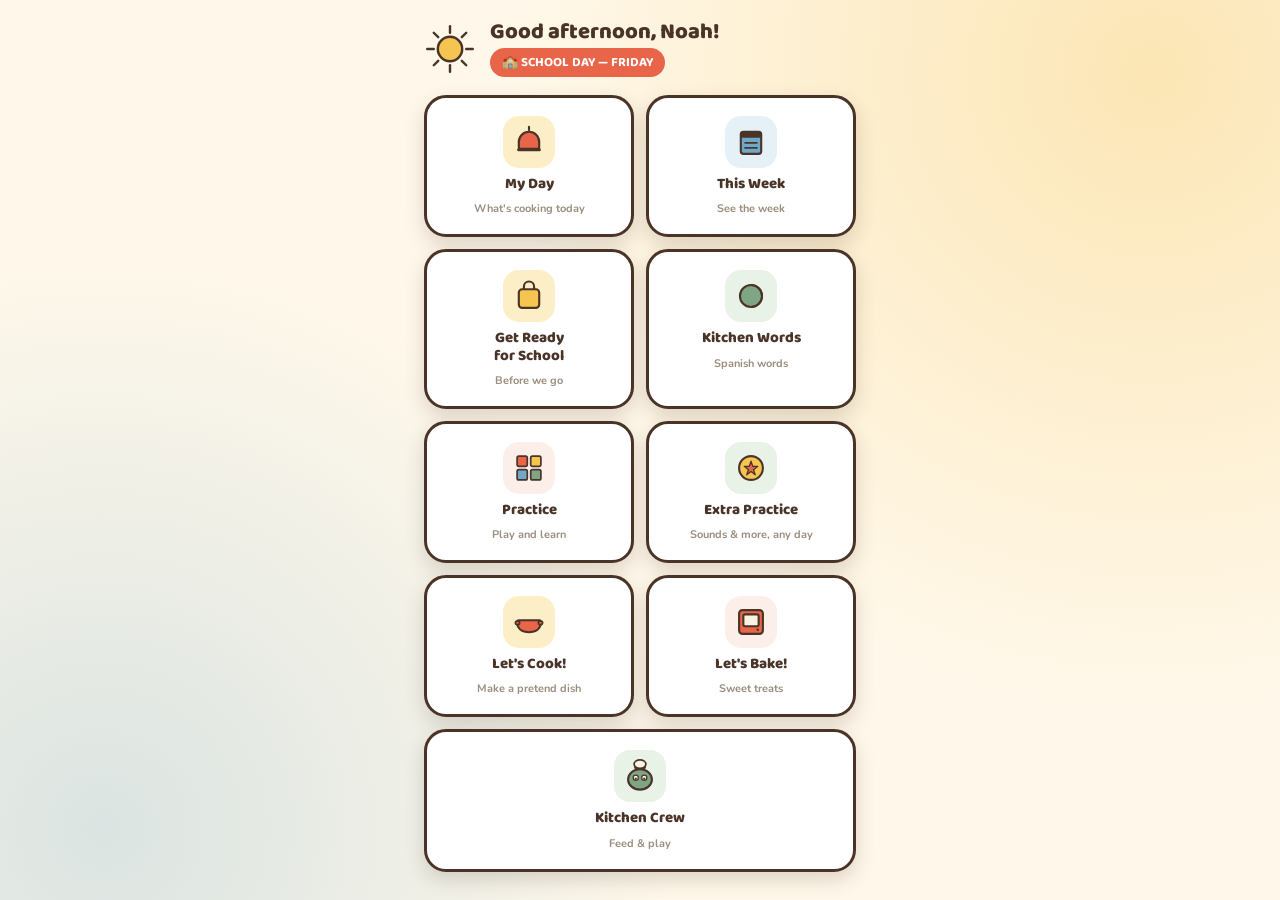
<file: app.html>
<!DOCTYPE html>
<html lang="en">
<head>
<meta charset="UTF-8">
<meta name="viewport" content="width=device-width, initial-scale=1.0, maximum-scale=1.0, user-scalable=no">
<title>Noah's Kitchen</title>
<link rel="preconnect" href="https://fonts.googleapis.com">
<link href="https://fonts.googleapis.com/css2?family=Baloo+2:wght@500;700;800&family=Nunito:wght@600;700;800&display=swap" rel="stylesheet">
<style>
  :root {
    --cream: #FFF8EA;
    --butter: #F5C451;
    --tomato: #E8654A;
    --sage: #7FA684;
    --sage-deep: #5E8564;
    --cocoa: #4A3428;
    --sky: #6FA8C9;
    --sky-deep: #4E86A6;
    --paper: #FFFFFF;
    --shadow: rgba(74, 52, 40, 0.18);
  }

  * { box-sizing: border-box; margin: 0; padding: 0; touch-action: manipulation; }

  html, body { height: 100%; }

  body {
    font-family: 'Nunito', sans-serif;
    background: var(--cream);
    background-image:
      radial-gradient(circle at 90% 8%, rgba(245, 196, 81, 0.35) 0%, transparent 45%),
      radial-gradient(circle at 8% 92%, rgba(111, 168, 201, 0.25) 0%, transparent 40%);
    color: var(--cocoa);
    min-height: 100vh;
    display: flex;
    justify-content: center;
  }

  .app { width: 100%; max-width: 460px; padding: 20px 14px 60px; }

  .view { display: none; }
  .view.active { display: block; animation: fadeIn 0.25s ease; }

  @keyframes fadeIn {
    from { opacity: 0; transform: translateY(6px); }
    to { opacity: 1; transform: translateY(0); }
  }

  /* ---- Shared header ---- */
  .header { display: flex; align-items: center; gap: 14px; margin-bottom: 18px; }
  .header svg.badge-icon { width: 52px; height: 52px; flex-shrink: 0; cursor: pointer; }
  .greeting { font-family: 'Baloo 2', sans-serif; font-weight: 800; font-size: 22px; line-height: 1.1; color: var(--cocoa); }
  .greeting .sub { font-family: 'Nunito', sans-serif; font-weight: 700; font-size: 13px; color: #9C8E7F; margin-top: 2px; }

  .day-badge {
    display: inline-flex; align-items: center; gap: 6px; margin-top: 4px;
    background: var(--tomato); color: white; font-family: 'Baloo 2', sans-serif;
    font-weight: 700; font-size: 13px; padding: 4px 12px; border-radius: 100px;
  }

  /* ---- Back button ---- */
  .back-btn {
    display: inline-flex; align-items: center; gap: 6px;
    font-family: 'Baloo 2', sans-serif; font-weight: 700; font-size: 14px;
    color: var(--cocoa); background: white; border: 2px solid #E9DCC0;
    border-radius: 100px; padding: 8px 16px 8px 12px; margin-bottom: 16px;
    cursor: pointer; user-select: none; -webkit-tap-highlight-color: transparent;
  }
  .back-btn:active { transform: scale(0.96); }
  .back-btn svg { width: 18px; height: 18px; }

  /* ---- Card shell ---- */
  .card {
    background: var(--paper); border-radius: 28px; padding: 24px 20px 22px;
    box-shadow: 0 10px 30px var(--shadow); border: 3px solid var(--cocoa);
    position: relative; overflow: hidden; margin-bottom: 16px;
  }
  .card::before {
    content: ""; position: absolute; top: 0; left: 0; right: 0; height: 8px;
    background: repeating-linear-gradient(90deg, var(--tomato) 0px, var(--tomato) 18px,
      var(--butter) 18px, var(--butter) 36px, var(--sage) 36px, var(--sage) 54px,
      var(--sky) 54px, var(--sky) 72px);
  }
  .card-title-row { display: flex; justify-content: space-between; align-items: flex-start; margin-top: 8px; margin-bottom: 4px; }
  .card-title { font-family: 'Baloo 2', sans-serif; font-weight: 800; font-size: 22px; color: var(--tomato); }
  .card-sub { font-size: 12.5px; font-weight: 700; color: #9C8E7F; margin-bottom: 16px; }

  .progress-badge {
    background: var(--butter); border: 2.5px solid var(--cocoa); border-radius: 14px;
    padding: 6px 10px; text-align: center; font-family: 'Baloo 2', sans-serif; flex-shrink: 0;
  }
  .progress-badge .num { font-size: 20px; font-weight: 800; line-height: 1; color: var(--cocoa); }
  .progress-badge .label { font-size: 9px; font-weight: 700; text-transform: uppercase; letter-spacing: 0.5px; color: var(--cocoa); opacity: 0.75; }

  .section-label { font-family: 'Baloo 2', sans-serif; font-weight: 700; font-size: 13px; text-transform: uppercase; letter-spacing: 0.8px; color: var(--sage-deep); margin-bottom: 10px; }

  /* ---- Ingredients ---- */
  .ingredients { display: flex; gap: 10px; margin-bottom: 22px; }
  .ingredient { flex: 1; background: #FBF3E1; border: 2px solid #E9DCC0; border-radius: 16px; padding: 10px 6px 8px; text-align: center; }
  .ingredient svg { width: 34px; height: 34px; }
  .ingredient span { display: block; font-size: 11px; font-weight: 700; margin-top: 4px; color: var(--cocoa); }

  /* ---- Steps ---- */
  .steps { display: flex; flex-direction: column; gap: 10px; }
  .step {
    display: flex; align-items: center; gap: 12px; background: #FBF6EA;
    border: 2.5px solid #E9DCC0; border-radius: 18px; padding: 10px 12px; cursor: pointer;
    transition: transform 0.12s ease, background 0.25s ease, border-color 0.25s ease;
    user-select: none; -webkit-tap-highlight-color: transparent; position: relative;
  }
  .step:active { transform: scale(0.97); }
  .step.done { background: #E9F2E7; border-color: var(--sage); }
  .step-num {
    font-family: 'Baloo 2', sans-serif; font-weight: 800; font-size: 15px; color: white;
    background: var(--sky); width: 26px; height: 26px; border-radius: 50%;
    display: flex; align-items: center; justify-content: center; flex-shrink: 0; transition: background 0.25s ease;
  }
  .step.done .step-num { background: var(--sage-deep); }
  .step-icon { width: 42px; height: 42px; flex-shrink: 0; display: flex; align-items: center; justify-content: center; position: relative; }
  .step-icon svg { width: 100%; height: 100%; }
  .step-text { flex: 1; font-family: 'Baloo 2', sans-serif; font-weight: 700; font-size: 16px; color: var(--cocoa); }
  .step-text .es { display: block; font-family: 'Nunito', sans-serif; font-weight: 700; font-size: 11.5px; font-style: italic; color: var(--sky-deep); margin-top: 1px; }
  .step-check {
    width: 30px; height: 30px; border-radius: 50%; border: 2.5px solid #D8C9A8; background: white;
    flex-shrink: 0; display: flex; align-items: center; justify-content: center; transition: all 0.25s ease;
  }
  .step.done .step-check { background: var(--sage-deep); border-color: var(--sage-deep); }
  .step-check svg { width: 16px; height: 16px; opacity: 0; transform: scale(0.5); transition: all 0.2s ease; }
  .step.done .step-check svg { opacity: 1; transform: scale(1); }

  .then-footer {
    margin-top: 20px; display: flex; align-items: center; gap: 12px; background: var(--sky);
    border-radius: 18px; padding: 12px 16px; color: white;
  }
  .then-footer svg { width: 34px; height: 34px; flex-shrink: 0; }
  .then-footer .then-text { font-family: 'Baloo 2', sans-serif; font-weight: 700; font-size: 14px; line-height: 1.25; }
  .then-footer .then-text b { font-size: 16px; }

  .all-done {
    display: none; margin-top: 16px; text-align: center; background: var(--butter);
    border: 2.5px solid var(--cocoa); border-radius: 18px; padding: 14px;
    font-family: 'Baloo 2', sans-serif; font-weight: 800; font-size: 16px; color: var(--cocoa);
  }
  .all-done.show { display: block; }

  /* ---- Cook animation ---- */
  @keyframes iconPop { 0% { transform: scale(1) rotate(0deg); } 35% { transform: scale(1.3) rotate(-8deg); } 60% { transform: scale(0.9) rotate(5deg); } 100% { transform: scale(1) rotate(0deg); } }
  .step.just-done .step-icon { animation: iconPop 0.55s ease; }
  @keyframes checkPop { 0% { transform: scale(0.4) rotate(-15deg); opacity: 0; } 60% { transform: scale(1.25) rotate(6deg); opacity: 1; } 100% { transform: scale(1) rotate(0deg); opacity: 1; } }
  .step.just-done .step-check svg { animation: checkPop 0.4s ease; }
  @keyframes stepFlash { 0% { background: #FCEFC7; } 100% { background: #E9F2E7; } }
  .step.just-done { animation: stepFlash 0.6s ease; }
  .steam-wisp {
    position: absolute; bottom: 50%; left: 50%; width: 7px; height: 7px; border-radius: 50%;
    pointer-events: none; opacity: 0; animation: steamRise 0.85s ease-out forwards;
  }
  @keyframes steamRise { 0% { transform: translate(-50%, 0) scale(0.5); opacity: 0; } 15% { opacity: 0.9; } 100% { transform: translate(-50%, -34px) scale(1.4); opacity: 0; } }

  /* ---- Let's Cook game ---- */
  .cook-pot-wrap { position: relative; width: 220px; height: 150px; margin: 10px auto 20px; }
  .cook-pot-svg { width: 100%; height: 100%; transition: transform 0.1s ease; }
  .cook-pot-svg.pot-stirring { animation: potShake 0.4s ease infinite; }
  @keyframes potShake { 0%, 100% { transform: rotate(0deg); } 25% { transform: rotate(-3deg); } 75% { transform: rotate(3deg); } }
  .pot-contents {
    position: absolute; top: 44%; left: 14%; width: 72%; height: 44%;
    display: flex; flex-wrap: wrap; align-items: center; justify-content: center; gap: 3px; padding: 4px;
    overflow-y: auto;
  }
  .pot-chip {
    width: 24px; height: 24px; flex-shrink: 0; animation: iconPop 0.4s ease; cursor: pointer;
    transition: transform 0.1s ease; border-radius: 6px;
  }
  .pot-chip:active { transform: scale(0.85); }

  /* ---- Recipe picker ---- */
  .chip-scroll-row {
    display: flex; gap: 8px; overflow-x: auto; padding: 2px 2px 10px; -webkit-overflow-scrolling: touch; scrollbar-width: none;
  }
  .chip-scroll-row::-webkit-scrollbar { display: none; }
  .recipe-chip {
    flex: 0 0 auto; background: #FBF3E1; border: 2.5px solid #E9DCC0; border-radius: 100px;
    padding: 8px 14px; font-family: 'Baloo 2', sans-serif; font-weight: 700; font-size: 12.5px; color: var(--cocoa);
    cursor: pointer; white-space: nowrap; transition: all 0.15s ease; user-select: none; -webkit-tap-highlight-color: transparent;
  }
  .recipe-chip.active { background: var(--butter); border-color: var(--cocoa); }

  /* ---- Utensils ---- */
  .utensil-row { display: flex; gap: 10px; justify-content: center; margin: 4px 0 18px; }
  .utensil-btn {
    width: 52px; height: 52px; border-radius: 14px; background: #E6F1F7; border: 2.5px solid var(--sky);
    display: flex; align-items: center; justify-content: center; cursor: pointer;
    transition: transform 0.12s ease; user-select: none; -webkit-tap-highlight-color: transparent;
  }
  .utensil-btn svg { width: 30px; height: 30px; }
  .utensil-btn:active { transform: scale(0.9) rotate(-8deg); }

  /* ---- Ingredients ---- */
  .cook-tray { display: flex; flex-wrap: wrap; gap: 10px; justify-content: center; margin: 4px 0 18px; }
  .cook-ingredient {
    width: 56px; height: 56px; border-radius: 14px; background: #FBF3E1; border: 2.5px solid #E9DCC0;
    display: flex; align-items: center; justify-content: center; cursor: pointer; position: relative;
    transition: transform 0.12s ease; user-select: none; -webkit-tap-highlight-color: transparent;
  }
  .cook-ingredient svg { width: 32px; height: 32px; }
  .cook-ingredient:active { transform: scale(0.92); }
  .cook-ingredient.suggested { border-color: var(--butter); box-shadow: 0 0 0 3px rgba(245, 196, 81, 0.4); }
  .ing-count {
    position: absolute; top: -6px; right: -6px; background: var(--tomato); color: white;
    width: 20px; height: 20px; border-radius: 50%; font-family: 'Baloo 2', sans-serif; font-weight: 800;
    font-size: 11px; display: flex; align-items: center; justify-content: center; border: 2px solid white;
  }

  .cook-btn, .cook-again-btn {
    width: 100%; border: 3px solid var(--cocoa); border-radius: 16px; padding: 14px;
    font-family: 'Baloo 2', sans-serif; font-weight: 800; font-size: 16px; cursor: pointer; color: white;
  }
  .cook-btn { background: var(--tomato); }
  .cook-btn:disabled { opacity: 0.35; cursor: not-allowed; }
  .cook-again-btn { background: var(--sage-deep); margin-top: 10px; }
  .ready-banner {
    display: none; text-align: center; background: var(--butter); border: 2.5px solid var(--cocoa);
    border-radius: 16px; padding: 14px; font-family: 'Baloo 2', sans-serif; font-weight: 800; font-size: 15px;
    color: var(--cocoa); margin: 14px 0;
  }
  .ready-banner.show { display: block; animation: fadeIn 0.3s ease; }

  /* ---- Kitchen Crew (pets) ---- */
  .pet-tabs { display: flex; gap: 10px; justify-content: center; margin-bottom: 16px; }
  .pet-tab {
    display: flex; flex-direction: column; align-items: center; gap: 4px; padding: 10px 16px;
    border-radius: 16px; background: #FBF3E1; border: 2.5px solid #E9DCC0; cursor: pointer;
    user-select: none; -webkit-tap-highlight-color: transparent; transition: all 0.15s ease;
  }
  .pet-tab.active { background: var(--butter); border-color: var(--cocoa); }
  .pet-tab .dot { width: 18px; height: 18px; border-radius: 50%; border: 2px solid var(--cocoa); }
  .pet-tab span { font-family: 'Baloo 2', sans-serif; font-weight: 700; font-size: 12.5px; color: var(--cocoa); }

  .pet-stage-wrap { position: relative; width: 190px; height: 190px; margin: 6px auto 10px; }
  .pet-stage-svg { width: 100%; height: 100%; transition: transform 0.1s ease; }
  .pet-stage-svg.pet-eating { animation: petSquish 0.4s ease; }
  .pet-stage-svg.pet-happy { animation: petBounce 0.55s ease; }
  @keyframes petSquish { 0% { transform: scale(1); } 30% { transform: scale(1.1, 0.9); } 60% { transform: scale(0.95, 1.05); } 100% { transform: scale(1); } }
  @keyframes petBounce { 0%, 100% { transform: translateY(0) rotate(0deg); } 30% { transform: translateY(-14px) rotate(-4deg); } 60% { transform: translateY(0) rotate(4deg); } 80% { transform: translateY(-6px) rotate(0deg); } }

  .pet-blurb { text-align: center; font-family: 'Baloo 2', sans-serif; font-weight: 700; font-size: 14px; color: var(--cocoa); margin-bottom: 3px; }
  .pet-favorite { text-align: center; font-family: 'Nunito', sans-serif; font-weight: 700; font-size: 12px; color: var(--sage-deep); margin-bottom: 14px; }

  .pet-play-btn {
    display: block; margin: 0 auto 18px; background: var(--sky); color: white; border: 3px solid var(--cocoa);
    border-radius: 100px; padding: 10px 24px; font-family: 'Baloo 2', sans-serif; font-weight: 800;
    font-size: 14px; cursor: pointer; transition: transform 0.12s ease; user-select: none; -webkit-tap-highlight-color: transparent;
  }
  .pet-play-btn:active { transform: scale(0.95); }

  .dance-pet { width: 44px; height: 44px; margin: 8px auto 0; }
  .dance-pet svg { width: 100%; height: 100%; animation: petBounce 0.6s ease infinite; }

  /* ---- Spanish toggle ---- */
  .lang-toggle {
    display: inline-flex; align-items: center; gap: 8px; margin-bottom: 14px; background: white;
    border: 2px solid #E9DCC0; border-radius: 100px; padding: 4px 10px 4px 4px; cursor: pointer;
    user-select: none; -webkit-tap-highlight-color: transparent;
  }
  .lang-toggle .switch { width: 34px; height: 20px; border-radius: 100px; background: #D8C9A8; position: relative; transition: background 0.2s ease; flex-shrink: 0; }
  .lang-toggle .switch::after { content: ""; position: absolute; top: 2px; left: 2px; width: 16px; height: 16px; border-radius: 50%; background: white; transition: transform 0.2s ease; box-shadow: 0 1px 3px rgba(0,0,0,0.3); }
  .lang-toggle.on .switch { background: var(--sky); }
  .lang-toggle.on .switch::after { transform: translateX(14px); }
  .lang-toggle .label { font-family: 'Baloo 2', sans-serif; font-weight: 700; font-size: 12.5px; color: var(--cocoa); }

  /* ---- Day counter & week tally ---- */
  .day-counter {
    display: inline-flex; align-items: center; gap: 6px; background: var(--butter); border: 2px solid var(--cocoa);
    border-radius: 100px; padding: 5px 14px; font-family: 'Baloo 2', sans-serif; font-weight: 800; font-size: 13px;
    color: var(--cocoa); margin-bottom: 14px;
  }
  .week-tally { display: flex; gap: 10px; margin-bottom: 14px; }
  .tally-chip {
    flex: 1; display: flex; align-items: center; justify-content: center; gap: 6px; background: #E9F2E7;
    border: 2px solid var(--sage); border-radius: 14px; padding: 9px; font-family: 'Baloo 2', sans-serif;
    font-weight: 700; font-size: 13px; color: var(--sage-deep);
  }
  .tally-chip.home-tally { background: #E6F1F7; border-color: var(--sky); color: var(--sky-deep); }

  /* ---- Past day styling ---- */
  .week-row.is-past { opacity: 0.5; }
  .week-row .day-letter { position: relative; }
  .week-row.is-past .day-letter::after {
    content: "✓"; position: absolute; bottom: -3px; right: -3px; width: 15px; height: 15px; border-radius: 50%;
    background: white; border: 1.5px solid var(--sage-deep); color: var(--sage-deep); font-size: 9px; font-weight: 800;
    display: flex; align-items: center; justify-content: center;
  }
  .carousel-card.is-past { opacity: 0.55; }

  .carousel-wrap { position: relative; margin: 0 -4px; }
  .carousel {
    display: flex; gap: 10px; overflow-x: auto; scroll-snap-type: x mandatory;
    padding: 4px 4px 10px; -webkit-overflow-scrolling: touch;
    scrollbar-width: none;
  }
  .carousel::-webkit-scrollbar { display: none; }
  .carousel-card {
    scroll-snap-align: center; flex: 0 0 30%; text-align: center; background: #FBF3E1;
    border: 2px solid #E9DCC0; border-radius: 16px; padding: 12px 6px; cursor: pointer;
    transition: transform 0.15s ease; user-select: none; -webkit-tap-highlight-color: transparent;
    position: relative;
  }
  .carousel-card:active { transform: scale(0.96); }
  .carousel-card .day-icon { width: 32px; height: 32px; margin: 0 auto 4px; }
  .carousel-card .day-name { font-family: 'Baloo 2', sans-serif; font-weight: 700; font-size: 12.5px; color: var(--cocoa); }
  .carousel-card.is-today { background: var(--butter); border-color: var(--cocoa); box-shadow: 0 6px 16px rgba(245, 196, 81, 0.5); }
  .today-flag {
    position: absolute; top: -10px; left: 50%; transform: translateX(-50%); background: var(--tomato);
    color: white; font-family: 'Baloo 2', sans-serif; font-weight: 800; font-size: 9px;
    letter-spacing: 0.5px; padding: 3px 10px; border-radius: 100px; white-space: nowrap;
  }
  .swipe-hint { text-align: center; font-size: 11px; font-weight: 700; color: #B3A489; margin-top: 2px; }

  /* ---- Week list ---- */
  .week-list { display: flex; flex-direction: column; gap: 8px; margin-top: 18px; }
  .week-row {
    display: flex; align-items: center; gap: 12px; background: #FBF6EA; border: 2.5px solid #E9DCC0;
    border-radius: 16px; padding: 10px 12px; border-left: 8px solid var(--sage); cursor: pointer;
    transition: transform 0.12s ease, background 0.2s ease; user-select: none; -webkit-tap-highlight-color: transparent;
  }
  .week-row:active { transform: scale(0.98); }
  .week-row.home-day { border-left-color: var(--sky); }
  .week-row.is-today { background: #FCEFC7; border-color: var(--cocoa); }
  .day-letter {
    font-family: 'Baloo 2', sans-serif; font-weight: 800; font-size: 15px; color: white;
    background: var(--sage-deep); width: 30px; height: 30px; border-radius: 50%;
    display: flex; align-items: center; justify-content: center; flex-shrink: 0;
  }
  .home-day .day-letter { background: var(--sky-deep); }
  .row-name { font-family: 'Baloo 2', sans-serif; font-weight: 700; font-size: 15px; color: var(--cocoa); flex: 1; }
  .row-name .es { display: block; font-family: 'Nunito', sans-serif; font-weight: 700; font-size: 11px; font-style: italic; color: var(--sky-deep); }
  .row-tag {
    display: flex; align-items: center; gap: 6px; font-family: 'Baloo 2', sans-serif; font-weight: 700;
    font-size: 12px; color: var(--sage-deep); background: #E9F2E7; padding: 5px 10px; border-radius: 100px; flex-shrink: 0;
  }
  .home-day .row-tag { color: var(--sky-deep); background: #E6F1F7; }
  .row-tag svg { width: 16px; height: 16px; }

  /* ---- Home screen stations (all equal size) ---- */
  .stations-grid {
    display: grid; grid-template-columns: 1fr 1fr; gap: 12px; margin-bottom: 4px;
  }
  .stations-grid .station:last-child:nth-child(odd) { grid-column: 1 / -1; }
  .station {
    display: flex; flex-direction: column; align-items: center; gap: 8px; text-align: center;
    background: var(--paper); border: 3px solid var(--cocoa); border-radius: 22px; padding: 18px 10px;
    box-shadow: 0 8px 20px var(--shadow); cursor: pointer; transition: transform 0.12s ease;
    user-select: none; -webkit-tap-highlight-color: transparent; position: relative;
  }
  .station:active { transform: scale(0.96); }
  .station .icon-wrap {
    width: 52px; height: 52px; border-radius: 16px; display: flex; align-items: center; justify-content: center; flex-shrink: 0;
  }
  .station svg { width: 34px; height: 34px; }
  .station .station-title { font-family: 'Baloo 2', sans-serif; font-weight: 800; font-size: 15px; color: var(--cocoa); line-height: 1.15; }
  .station .station-sub { font-family: 'Nunito', sans-serif; font-weight: 700; font-size: 11px; color: #9C8E7F; }
  .station.dimmed { opacity: 0.72; }
  .soon-tag {
    position: absolute; top: -8px; right: -6px; background: var(--tomato); color: white;
    font-family: 'Baloo 2', sans-serif; font-weight: 800; font-size: 8px; padding: 3px 6px; border-radius: 100px;
  }
  .soon-toast {
    display: none; text-align: center; font-family: 'Baloo 2', sans-serif; font-weight: 700; font-size: 13px;
    color: var(--cocoa); background: var(--butter); border: 2px solid var(--cocoa); border-radius: 14px;
    padding: 10px; margin-top: 14px;
  }
  .soon-toast.show { display: block; animation: fadeIn 0.2s ease; }

  /* ---- Placeholder note ---- */
  .placeholder-note {
    display: flex; align-items: center; gap: 8px; background: #FCEFC7; border: 2px solid var(--butter);
    border-radius: 14px; padding: 10px 12px; margin-bottom: 16px; font-size: 12px; font-weight: 700; color: var(--cocoa);
  }

  /* ---- Scene cards (Get Ready for School) ---- */
  .scene-grid { display: grid; grid-template-columns: 1fr 1fr; gap: 10px; }
  .scene-card {
    background: #FBF3E1; border: 2.5px solid #E9DCC0; border-radius: 18px; padding: 14px 8px; text-align: center;
    cursor: pointer; transition: transform 0.12s ease; user-select: none; -webkit-tap-highlight-color: transparent;
  }
  .scene-card:active { transform: scale(0.96); }
  .scene-card svg { width: 36px; height: 36px; margin-bottom: 6px; }
  .scene-card .scene-title { font-family: 'Baloo 2', sans-serif; font-weight: 700; font-size: 13px; color: var(--cocoa); }

  /* ---- Word cards (Kitchen Words) ---- */
  .word-grid { display: grid; grid-template-columns: 1fr 1fr; gap: 10px; }
  .word-card {
    background: #FBF3E1; border: 2.5px solid #E9DCC0; border-radius: 18px; padding: 14px 8px; text-align: center;
    cursor: pointer; transition: transform 0.12s ease; user-select: none; -webkit-tap-highlight-color: transparent;
  }
  .word-card:active { transform: scale(0.96); }
  .word-card svg { width: 32px; height: 32px; margin-bottom: 6px; }
  .word-card .word-en { font-family: 'Baloo 2', sans-serif; font-weight: 700; font-size: 13.5px; color: var(--cocoa); }
  .word-card .word-es { font-family: 'Nunito', sans-serif; font-weight: 700; font-size: 11.5px; font-style: italic; color: var(--sky-deep); }
  .word-card.add-card {
    background: #E9F2E7; border: 2.5px dashed var(--sage); display: flex; align-items: center; justify-content: center; flex-direction: column;
  }
  .word-card.add-card .plus { font-size: 26px; color: var(--sage-deep); font-weight: 800; line-height: 1; }

  .add-word-form { display: none; margin-top: 14px; background: #FBF6EA; border: 2px solid #E9DCC0; border-radius: 16px; padding: 14px; }
  .add-word-form.show { display: block; animation: fadeIn 0.2s ease; }
  .add-word-form label { font-family: 'Baloo 2', sans-serif; font-weight: 700; font-size: 12px; color: var(--sage-deep); display: block; margin-bottom: 4px; margin-top: 8px; }
  .add-word-form input {
    width: 100%; border: 2px solid #E9DCC0; border-radius: 10px; padding: 8px 10px; font-family: 'Nunito', sans-serif;
    font-weight: 700; font-size: 14px; color: var(--cocoa); background: white;
  }
  .add-word-form .save-btn {
    margin-top: 12px; width: 100%; background: var(--sage-deep); color: white; border: none; border-radius: 12px;
    padding: 10px; font-family: 'Baloo 2', sans-serif; font-weight: 700; font-size: 14px; cursor: pointer;
  }

  /* ---- Practice games ---- */
  .game-card { margin-bottom: 16px; }

  .card-title-row-game { display: flex; align-items: center; justify-content: space-between; gap: 10px; margin-top: 8px; }
  .card-title-row-game .card-title { margin-top: 0; }
  .speak-btn {
    flex-shrink: 0; width: 34px; height: 34px; border-radius: 50%; background: var(--sky);
    border: 2px solid var(--cocoa); color: white; font-size: 15px; cursor: pointer;
    display: flex; align-items: center; justify-content: center; transition: transform 0.12s ease;
  }
  .speak-btn:active { transform: scale(0.9); }

  /* ---- School Day or Home Day game ---- */
  .sh-day { display: flex; flex-direction: column; align-items: center; gap: 8px; margin: 6px 0 18px; cursor: pointer; user-select: none; -webkit-tap-highlight-color: transparent; }
  .sh-day .sh-icon-box { width: 72px; height: 72px; border-radius: 20px; background: #FBF3E1; border: 2.5px solid #E9DCC0; display: flex; align-items: center; justify-content: center; }
  .sh-day .sh-icon-box svg { width: 44px; height: 44px; }
  .sh-day .sh-label { font-family: 'Baloo 2', sans-serif; font-weight: 800; font-size: 17px; color: var(--cocoa); }
  .sh-choices { display: flex; gap: 12px; justify-content: center; }
  .sh-choice {
    flex: 1; max-width: 150px; text-align: center; padding: 14px 8px; border-radius: 16px; background: white;
    border: 3px solid var(--cocoa); font-family: 'Baloo 2', sans-serif; font-weight: 700; font-size: 15px;
    cursor: pointer; transition: transform 0.12s ease; user-select: none; -webkit-tap-highlight-color: transparent;
  }
  .sh-choice:active { transform: scale(0.95); }
  .sh-choice.correct { background: #E9F2E7; border-color: var(--sage-deep); }
  .sh-choice.wrong { background: #FCEFEA; border-color: var(--tomato); }

  /* ---- Before & After game ---- */
  .ba-ref { display: flex; flex-direction: column; align-items: center; gap: 6px; margin: 6px 0 16px; cursor: pointer; user-select: none; -webkit-tap-highlight-color: transparent; }
  .ba-icon-box { width: 58px; height: 58px; border-radius: 16px; background: var(--butter); border: 2.5px solid var(--cocoa); display: flex; align-items: center; justify-content: center; flex-shrink: 0; }
  .ba-icon-box svg { width: 34px; height: 34px; }
  .ba-icon-label { font-family: 'Baloo 2', sans-serif; font-weight: 700; font-size: 12.5px; color: var(--cocoa); text-align: center; }
  .ba-choices { display: flex; gap: 12px; justify-content: center; }
  .ba-choice {
    flex: 1; max-width: 150px; display: flex; flex-direction: column; align-items: center; gap: 6px;
    background: #FBF6EA; border: 2.5px solid #E9DCC0; border-radius: 16px; padding: 12px 8px;
    cursor: pointer; transition: transform 0.12s ease; user-select: none; -webkit-tap-highlight-color: transparent;
  }
  .ba-choice:active { transform: scale(0.96); }
  .ba-choice.correct { background: #E9F2E7; border-color: var(--sage-deep); }
  .ba-choice.wrong { background: #FCEFEA; border-color: var(--tomato); }

  .order-tray { display: flex; flex-wrap: wrap; gap: 8px; margin-bottom: 14px; }
  .order-chip {
    background: #FBF3E1; border: 2.5px solid #E9DCC0; border-radius: 14px; padding: 8px 10px; display: flex;
    align-items: center; gap: 6px; cursor: pointer; transition: all 0.15s ease; user-select: none; -webkit-tap-highlight-color: transparent;
  }
  .order-chip svg { width: 26px; height: 26px; }
  .order-chip span { font-family: 'Baloo 2', sans-serif; font-weight: 700; font-size: 12.5px; color: var(--cocoa); }
  .order-chip.placed { opacity: 0.35; pointer-events: none; }
  .order-slots { display: flex; gap: 6px; margin-bottom: 8px; }
  .order-slot {
    flex: 1; aspect-ratio: 1; background: #FBF6EA; border: 2.5px dashed #D8C9A8; border-radius: 12px;
    display: flex; align-items: center; justify-content: center; position: relative;
  }
  .order-slot .num { position: absolute; top: 2px; left: 5px; font-family: 'Baloo 2', sans-serif; font-weight: 800; font-size: 10px; color: #B3A489; }
  .order-slot svg { width: 26px; height: 26px; }
  .order-slot.filled { border-style: solid; border-color: var(--sage); background: #E9F2E7; }
  .game-feedback { text-align: center; font-family: 'Baloo 2', sans-serif; font-weight: 700; font-size: 13px; color: var(--sage-deep); min-height: 18px; }

  .pattern-row { display: flex; gap: 8px; align-items: center; justify-content: center; margin-bottom: 16px; }
  .pattern-chip { width: 52px; display: flex; flex-direction: column; align-items: center; gap: 3px; }
  .pattern-chip .chip-box { width: 46px; height: 46px; border-radius: 12px; display: flex; align-items: center; justify-content: center; background: #FBF3E1; border: 2.5px solid #E9DCC0; }
  .pattern-chip .chip-box svg { width: 28px; height: 28px; }
  .pattern-chip .chip-label { font-family: 'Baloo 2', sans-serif; font-weight: 700; font-size: 11px; color: var(--cocoa); }
  .pattern-chip.blank .chip-box { border: 2.5px dashed var(--tomato); background: #FCEFEA; font-family: 'Baloo 2', sans-serif; font-weight: 800; font-size: 20px; color: var(--tomato); }
  .pattern-chip.blank .chip-label { color: var(--tomato); }
  .pattern-choices { display: flex; gap: 12px; justify-content: center; }
  .pattern-choice {
    width: 60px; height: 60px; border-radius: 16px; background: white; border: 3px solid var(--cocoa);
    display: flex; align-items: center; justify-content: center; cursor: pointer; transition: transform 0.12s ease;
    user-select: none; -webkit-tap-highlight-color: transparent;
  }
  .pattern-choice:active { transform: scale(0.93); }
  .pattern-choice svg { width: 34px; height: 34px; }
  .pattern-choice.correct { background: #E9F2E7; border-color: var(--sage-deep); }
  .pattern-choice.wrong { background: #FCEFEA; border-color: var(--tomato); }

  /* ---- Parent panel ---- */
  .parent-list { display: flex; flex-direction: column; gap: 10px; }
  .parent-row {
    display: flex; align-items: center; justify-content: space-between; background: var(--paper);
    border: 2.5px solid #E9DCC0; border-radius: 16px; padding: 14px 16px; cursor: pointer;
    transition: transform 0.12s ease; user-select: none; -webkit-tap-highlight-color: transparent;
  }
  .parent-row:active { transform: scale(0.98); }
  .parent-row .p-title { font-family: 'Baloo 2', sans-serif; font-weight: 700; font-size: 15px; color: var(--cocoa); }
  .parent-row .p-sub { font-family: 'Nunito', sans-serif; font-weight: 700; font-size: 11.5px; color: #9C8E7F; }
  .parent-row .chevron { color: #B3A489; font-size: 18px; }

  .edit-row {
    display: flex; align-items: center; gap: 8px; background: #FBF6EA; border: 2px solid #E9DCC0;
    border-radius: 14px; padding: 10px; margin-bottom: 8px;
  }
  .edit-row input {
    flex: 1; border: 1.5px solid #E9DCC0; border-radius: 8px; padding: 6px 8px; font-family: 'Nunito', sans-serif;
    font-weight: 700; font-size: 13px; color: var(--cocoa); background: white; min-width: 0;
  }
  .edit-row .remove-btn {
    background: #FCEFEA; color: var(--tomato); border: none; border-radius: 8px; width: 28px; height: 28px;
    font-weight: 800; cursor: pointer; flex-shrink: 0;
  }
  .add-row-btn {
    width: 100%; background: #E9F2E7; color: var(--sage-deep); border: 2px dashed var(--sage); border-radius: 12px;
    padding: 10px; font-family: 'Baloo 2', sans-serif; font-weight: 700; font-size: 13px; cursor: pointer; margin-top: 4px;
  }
  .day-toggle-row {
    display: flex; align-items: center; justify-content: space-between; background: #FBF6EA; border: 2px solid #E9DCC0;
    border-radius: 14px; padding: 10px 14px; margin-bottom: 8px;
  }
  .day-toggle-row .dt-name { font-family: 'Baloo 2', sans-serif; font-weight: 700; font-size: 14px; color: var(--cocoa); }
  .type-pill-group { display: flex; gap: 6px; }
  .type-pill {
    font-family: 'Baloo 2', sans-serif; font-weight: 700; font-size: 11px; padding: 6px 12px; border-radius: 100px;
    border: 2px solid #E9DCC0; background: white; color: #9C8E7F; cursor: pointer;
  }
  .type-pill.active-school { background: var(--sage); border-color: var(--sage-deep); color: white; }
  .type-pill.active-home { background: var(--sky); border-color: var(--sky-deep); color: white; }
  .saved-toast {
    display: none; text-align: center; font-family: 'Baloo 2', sans-serif; font-weight: 700; font-size: 13px;
    color: white; background: var(--sage-deep); border-radius: 14px; padding: 10px; margin-top: 12px;
  }
  .saved-toast.show { display: block; animation: fadeIn 0.2s ease; }

  @media (prefers-reduced-motion: reduce) { * { transition: none !important; animation: none !important; } }
</style>
</head>
<body>
<div class="app">

  <!-- ============ HOME VIEW ============ -->
  <div class="view active" id="view-home">
    <div class="header">
      <svg class="badge-icon" id="sunIcon" viewBox="0 0 64 64" fill="none">
        <circle cx="32" cy="32" r="15" fill="#F5C451" stroke="#4A3428" stroke-width="3"/>
        <g stroke="#4A3428" stroke-width="3" stroke-linecap="round">
          <line x1="32" y1="4" x2="32" y2="12"/><line x1="32" y1="52" x2="32" y2="60"/>
          <line x1="4" y1="32" x2="12" y2="32"/><line x1="52" y1="32" x2="60" y2="32"/>
          <line x1="12" y1="12" x2="17.5" y2="17.5"/><line x1="46.5" y1="46.5" x2="52" y2="52"/>
          <line x1="12" y1="52" x2="17.5" y2="46.5"/><line x1="46.5" y1="17.5" x2="52" y2="12"/>
        </g>
      </svg>
      <div>
        <div class="greeting" id="homeGreeting">Good morning, Noah!</div>
        <div class="day-badge" id="dayBadge">🏫 SCHOOL DAY — TUESDAY</div>
      </div>
    </div>

    <div class="stations-grid">
      <div class="station" data-goto="view-day">
        <div class="icon-wrap" id="dayStationIconWrap" style="background:#FCEFC7">
          <svg id="dayStationIcon" viewBox="0 0 40 40" fill="none"><path d="M8 20 a12 12 0 0 1 24 0 v6 a2 2 0 0 1 -2 2 H10 a2 2 0 0 1 -2 -2 Z" fill="#E8654A" stroke="#4A3428" stroke-width="2.5"/><rect x="6" y="27" width="28" height="4" rx="2" fill="#4A3428"/><line x1="20" y1="6" x2="20" y2="2" stroke="#4A3428" stroke-width="2.5" stroke-linecap="round"/></svg>
        </div>
        <div class="station-title" id="dayStationTitle">My Day</div>
        <div class="station-sub" id="dayStationSub">What's cooking today</div>
      </div>
      <div class="station" data-goto="view-week">
        <div class="icon-wrap" style="background:#E6F1F7">
          <svg viewBox="0 0 40 40" fill="none"><rect x="8" y="8" width="24" height="26" rx="3" fill="#6FA8C9" stroke="#4A3428" stroke-width="2.5"/><rect x="8" y="8" width="24" height="7" rx="3" fill="#4A3428"/><line x1="13" y1="21" x2="27" y2="21" stroke="#4A3428" stroke-width="2" stroke-linecap="round"/><line x1="13" y1="27" x2="27" y2="27" stroke="#4A3428" stroke-width="2" stroke-linecap="round"/></svg>
        </div>
        <div class="station-title">This Week</div>
        <div class="station-sub">See the week</div>
      </div>
      <div class="station" data-goto="view-school">
        <div class="icon-wrap" style="background:#FCEFC7">
          <svg viewBox="0 0 40 40" fill="none"><rect x="8" y="12" width="24" height="22" rx="4" fill="#F5C451" stroke="#4A3428" stroke-width="2.5"/><path d="M14 12 V9 a6 6 0 0 1 12 0 v3" stroke="#4A3428" stroke-width="2.5" fill="none"/></svg>
        </div>
        <div class="station-title">Get Ready<br>for School</div>
        <div class="station-sub">Before we go</div>
      </div>
      <div class="station" data-goto="view-words">
        <div class="icon-wrap" style="background:#E9F2E7">
          <svg viewBox="0 0 40 40" fill="none"><circle cx="20" cy="20" r="13" fill="#7FA684" stroke="#4A3428" stroke-width="2.5"/><path d="M20 7 A13 13 0 0 1 20 33" stroke="#4A3428" stroke-width="2" fill="none"/></svg>
        </div>
        <div class="station-title">Kitchen Words</div>
        <div class="station-sub">Spanish words</div>
      </div>
      <div class="station" data-goto="view-practice">
        <div class="icon-wrap" style="background:#FCEFEA">
          <svg viewBox="0 0 40 40" fill="none"><rect x="6" y="6" width="12" height="12" rx="2" fill="#E8654A" stroke="#4A3428" stroke-width="2"/><rect x="22" y="6" width="12" height="12" rx="2" fill="#F5C451" stroke="#4A3428" stroke-width="2"/><rect x="6" y="22" width="12" height="12" rx="2" fill="#6FA8C9" stroke="#4A3428" stroke-width="2"/><rect x="22" y="22" width="12" height="12" rx="2" fill="#7FA684" stroke="#4A3428" stroke-width="2"/></svg>
        </div>
        <div class="station-title">Practice</div>
        <div class="station-sub">Play and learn</div>
      </div>
      <div class="station" data-goto="view-extra">
        <div class="icon-wrap" style="background:#E9F2E7">
          <svg viewBox="0 0 40 40" fill="none"><circle cx="20" cy="20" r="14" fill="#F5C451" stroke="#4A3428" stroke-width="2.5"/><path d="M20 12 L22 18 L28 18 L23 22 L25 28 L20 24 L15 28 L17 22 L12 18 L18 18 Z" fill="#E8654A" stroke="#4A3428" stroke-width="1.5" stroke-linejoin="round"/></svg>
        </div>
        <div class="station-title">Extra Practice</div>
        <div class="station-sub">Sounds &amp; more, any day</div>
      </div>
      <div class="station" data-goto="view-let-cook">
        <div class="icon-wrap" style="background:#FCEFC7">
          <svg viewBox="0 0 40 40" fill="none"><path d="M8 18 h24 a2 2 0 0 1 2 2 c0 8 -6 12 -14 12 s-14 -4 -14 -12 a2 2 0 0 1 2 -2 Z" fill="#E8654A" stroke="#4A3428" stroke-width="2.5"/><rect x="4" y="19" width="5" height="4" rx="2" fill="#E8654A" stroke="#4A3428" stroke-width="2"/><rect x="31" y="19" width="5" height="4" rx="2" fill="#E8654A" stroke="#4A3428" stroke-width="2"/></svg>
        </div>
        <div class="station-title">Let's Cook!</div>
        <div class="station-sub">Make a pretend dish</div>
      </div>
      <div class="station" data-goto="view-baking">
        <div class="icon-wrap" style="background:#FCEFEA">
          <svg viewBox="0 0 40 40" fill="none"><rect x="6" y="6" width="28" height="28" rx="4" fill="#E8654A" stroke="#4A3428" stroke-width="2.5"/><rect x="11" y="11" width="18" height="14" rx="2" fill="#FBF3E1" stroke="#4A3428" stroke-width="2.5"/><circle cx="28" cy="29" r="1.5" fill="#4A3428"/></svg>
        </div>
        <div class="station-title">Let's Bake!</div>
        <div class="station-sub">Sweet treats</div>
      </div>
      <div class="station" data-goto="view-pets">
        <div class="icon-wrap" style="background:#E9F2E7">
          <svg viewBox="0 0 40 40" fill="none"><ellipse cx="20" cy="24" rx="14" ry="12" fill="#7FA684" stroke="#4A3428" stroke-width="2.5"/><rect x="14" y="7" width="12" height="4" rx="2" fill="#FBF3E1" stroke="#4A3428" stroke-width="2"/><ellipse cx="20" cy="6" rx="7" ry="5" fill="#FBF3E1" stroke="#4A3428" stroke-width="2"/><circle cx="15" cy="22" r="3" fill="white" stroke="#4A3428" stroke-width="1.5"/><circle cx="25" cy="22" r="3" fill="white" stroke="#4A3428" stroke-width="1.5"/><circle cx="15" cy="23" r="1.3" fill="#4A3428"/><circle cx="25" cy="23" r="1.3" fill="#4A3428"/></svg>
        </div>
        <div class="station-title">Kitchen Crew</div>
        <div class="station-sub">Feed &amp; play</div>
      </div>
    </div>
  </div>

  <!-- ============ MY DAY VIEW ============ -->
  <div class="view" id="view-day">
    <div class="back-btn" data-goto="view-home">
      <svg viewBox="0 0 24 24" fill="none"><path d="M15 18 L9 12 L15 6" stroke="#4A3428" stroke-width="3" stroke-linecap="round" stroke-linejoin="round"/></svg>
      Back to the Kitchen
    </div>

    <div class="lang-toggle on" id="langToggleDay">
      <div class="switch"></div>
      <div class="label">🌎 Say it in Spanish too</div>
    </div>

    <div class="card">
      <div class="card-title-row">
        <div>
          <div class="card-title" id="dayCardTitle">Noah's Morning Recipe</div>
          <div class="card-sub" id="dayCardSub">Makes: 1 ready-for-school kid</div>
        </div>
        <div class="progress-badge"><div class="num" id="progressNum">0/5</div><div class="label">steps done</div></div>
      </div>

      <div id="ingredientsSection">
        <div class="section-label">You'll need</div>
        <div class="ingredients" id="ingredientsList"></div>
      </div>

      <div class="section-label" id="stepsSectionLabel">Steps</div>
      <div class="steps" id="stepsList"></div>

      <div class="all-done" id="allDone"><span id="allDoneText">🎉 You made it! Ready for school! 🎉</span><div class="dance-pet" id="allDoneDancePet"></div></div>

      <div class="then-footer" id="dayThenFooter">
        <svg viewBox="0 0 40 40" fill="none"><path d="M8 34 V17 L20 7 L32 17 V34 Z" fill="white" fill-opacity="0.25" stroke="white" stroke-width="2.5"/><rect x="17" y="24" width="6" height="10" fill="white"/></svg>
        <div class="then-text" id="dayThenText">THEN...<br><b>You come back home after school! 🏠</b></div>
      </div>
    </div>
  </div>

  <!-- ============ EXTRA PRACTICE VIEW ============ -->
  <div class="view" id="view-extra">
    <div class="back-btn" data-goto="view-home">
      <svg viewBox="0 0 24 24" fill="none"><path d="M15 18 L9 12 L15 6" stroke="#4A3428" stroke-width="3" stroke-linecap="round" stroke-linejoin="round"/></svg>
      Back to the Kitchen
    </div>

    <div class="lang-toggle on" id="langToggleExtra">
      <div class="switch"></div>
      <div class="label">🌎 Say it in Spanish too</div>
    </div>

    <div class="card">
      <div class="card-title-row">
        <div>
          <div class="card-title">Extra Practice</div>
          <div class="card-sub">Sounds, letters, numbers, shapes &amp; colors — any day!</div>
        </div>
        <div class="progress-badge"><div class="num" id="extraProgressNum">0/7</div><div class="label">steps done</div></div>
      </div>

      <div class="steps" id="extraStepsList"></div>

      <div class="all-done" id="extraAllDone">🎉 Great practicing! 🎉</div>
    </div>
  </div>

  <!-- ============ LET'S COOK VIEW ============ -->
  <div class="view" id="view-let-cook">
    <div class="back-btn" data-goto="view-home">
      <svg viewBox="0 0 24 24" fill="none"><path d="M15 18 L9 12 L15 6" stroke="#4A3428" stroke-width="3" stroke-linecap="round" stroke-linejoin="round"/></svg>
      Back to the Kitchen
    </div>

    <div class="lang-toggle on" id="langToggleCook">
      <div class="switch"></div>
      <div class="label">🌎 Say it in Spanish too</div>
    </div>

    <div class="card">
      <div class="card-title">Let's Cook!</div>
      <div class="card-sub" id="cookSubtitle">Tap ingredients to add them to the pot</div>

      <div class="section-label">Pick a Recipe (optional)</div>
      <div class="chip-scroll-row" id="recipeRow"></div>

      <div class="cook-pot-wrap">
        <svg class="cook-pot-svg" viewBox="0 0 200 140" fill="none">
          <ellipse cx="100" cy="42" rx="82" ry="12" fill="#4A3428"/>
          <rect x="18" y="42" width="164" height="80" rx="12" fill="#6FA8C9" stroke="#4A3428" stroke-width="4"/>
          <rect x="-2" y="52" width="26" height="18" rx="9" fill="#6FA8C9" stroke="#4A3428" stroke-width="4"/>
          <rect x="176" y="52" width="26" height="18" rx="9" fill="#6FA8C9" stroke="#4A3428" stroke-width="4"/>
        </svg>
        <div class="pot-contents" id="potContents"></div>
      </div>

      <div class="ready-banner" id="cookReadyBanner">🎉 Noah's Special Dish is ready! 🎉</div>

      <div class="section-label">Utensils</div>
      <div class="utensil-row" id="utensilRow"></div>

      <div class="section-label">Ingredients</div>
      <div class="cook-tray" id="cookTray"></div>

      <button class="cook-btn" id="cookBtn" disabled>🔥 Cook it!</button>
      <button class="cook-again-btn" id="cookAgainBtn" style="display:none;">🔄 Cook Again</button>
    </div>
  </div>

  <!-- ============ LET'S BAKE VIEW ============ -->
  <div class="view" id="view-baking">
    <div class="back-btn" data-goto="view-home">
      <svg viewBox="0 0 24 24" fill="none"><path d="M15 18 L9 12 L15 6" stroke="#4A3428" stroke-width="3" stroke-linecap="round" stroke-linejoin="round"/></svg>
      Back to the Kitchen
    </div>

    <div class="lang-toggle on" id="langToggleBake">
      <div class="switch"></div>
      <div class="label">🌎 Say it in Spanish too</div>
    </div>

    <div class="card">
      <div class="card-title">Let's Bake!</div>
      <div class="card-sub" id="bakeSubtitle">Tap ingredients to add them to the bowl</div>

      <div class="section-label">Pick a Recipe (optional)</div>
      <div class="chip-scroll-row" id="bakeRecipeRow"></div>

      <div class="cook-pot-wrap" id="bakeOvenWrap">
        <svg class="cook-pot-svg" id="bakeOvenSvg" viewBox="0 0 200 160" fill="none">
          <rect x="10" y="10" width="180" height="140" rx="14" fill="#E8654A" stroke="#4A3428" stroke-width="5"/>
          <rect x="30" y="30" width="140" height="90" rx="8" fill="#FBF3E1" stroke="#4A3428" stroke-width="4"/>
          <circle cx="170" cy="135" r="6" fill="#4A3428"/>
        </svg>
        <div class="pot-contents" id="bakeContents" style="top:22%; left:16%; width:68%; height:52%;"></div>
      </div>

      <div class="ready-banner" id="bakeReadyBanner">🎉 Noah's Yummy Bake is ready! 🎉</div>

      <div class="section-label">Utensils</div>
      <div class="utensil-row" id="bakeUtensilRow"></div>

      <div class="section-label">Ingredients</div>
      <div class="cook-tray" id="bakeTray"></div>

      <button class="cook-btn" id="bakeBtn" disabled>🔥 Bake it!</button>
      <button class="cook-again-btn" id="bakeAgainBtn" style="display:none;">🔄 Bake Again</button>
    </div>
  </div>

  <!-- ============ KITCHEN CREW (PETS) VIEW ============ -->
  <div class="view" id="view-pets">
    <div class="back-btn" data-goto="view-home">
      <svg viewBox="0 0 24 24" fill="none"><path d="M15 18 L9 12 L15 6" stroke="#4A3428" stroke-width="3" stroke-linecap="round" stroke-linejoin="round"/></svg>
      Back to the Kitchen
    </div>

    <div class="lang-toggle on" id="langTogglePets">
      <div class="switch"></div>
      <div class="label">🌎 Say it in Spanish too</div>
    </div>

    <div class="card">
      <div class="card-title">Kitchen Crew</div>
      <div class="card-sub">Feed them and give them some love!</div>

      <div class="pet-tabs" id="petTabs"></div>

      <div class="pet-stage-wrap">
        <div id="petStageInner"></div>
      </div>

      <div class="pet-blurb" id="petBlurb"></div>
      <div class="pet-favorite" id="petFavorite"></div>

      <button class="pet-play-btn" id="petPlayBtn">🖐️ Pet Me!</button>

      <div class="section-label">Feed</div>
      <div class="cook-tray" id="petTray"></div>
    </div>
  </div>

  <!-- ============ MY WEEK VIEW ============ -->
  <div class="view" id="view-week">
    <div class="back-btn" data-goto="view-home">
      <svg viewBox="0 0 24 24" fill="none"><path d="M15 18 L9 12 L15 6" stroke="#4A3428" stroke-width="3" stroke-linecap="round" stroke-linejoin="round"/></svg>
      Back to the Kitchen
    </div>

    <div class="lang-toggle on" id="langToggleWeek">
      <div class="switch"></div>
      <div class="label">🌎 Say it in Spanish too</div>
    </div>

    <div class="card">
      <div class="card-title">Yesterday, Today &amp; Tomorrow</div>
      <div class="card-sub">Swipe or tap a day to hear it</div>
      <div class="day-counter" id="dayCounter"></div>
      <div class="carousel-wrap">
        <div class="carousel" id="carousel"></div>
      </div>
      <div class="swipe-hint">← swipe →</div>
    </div>

    <div class="card">
      <div class="card-title">The Full Week</div>
      <div class="card-sub">Monday through Sunday</div>
      <div class="week-tally" id="weekTally"></div>
      <div class="week-list" id="weekList"></div>
    </div>
  </div>

  <!-- ============ GET READY FOR SCHOOL ============ -->
  <div class="view" id="view-school">
    <div class="back-btn" data-goto="view-home">
      <svg viewBox="0 0 24 24" fill="none"><path d="M15 18 L9 12 L15 6" stroke="#4A3428" stroke-width="3" stroke-linecap="round" stroke-linejoin="round"/></svg>
      Back to the Kitchen
    </div>
    <div class="card">
      <div class="card-title">Here's What's Cooking at School</div>
      <div class="card-sub">Some things that happen at school</div>
      <div class="placeholder-note">📝 Placeholder — update this after talking with Noah's teacher</div>
      <div class="scene-grid" id="sceneGrid"></div>
      <div class="then-footer">
        <svg viewBox="0 0 40 40" fill="none"><path d="M8 34 V17 L20 7 L32 17 V34 Z" fill="white" fill-opacity="0.25" stroke="white" stroke-width="2.5"/><rect x="17" y="24" width="6" height="10" fill="white"/></svg>
        <div class="then-text">THEN...<br><b>You come back home after school! 🏠</b></div>
      </div>
    </div>
  </div>

  <!-- ============ KITCHEN WORDS ============ -->
  <div class="view" id="view-words">
    <div class="back-btn" data-goto="view-home">
      <svg viewBox="0 0 24 24" fill="none"><path d="M15 18 L9 12 L15 6" stroke="#4A3428" stroke-width="3" stroke-linecap="round" stroke-linejoin="round"/></svg>
      Back to the Kitchen
    </div>
    <div class="card">
      <div class="card-title">Kitchen Words</div>
      <div class="card-sub">6 new words today — tap to hear them in English &amp; Spanish. New ones rotate in daily!</div>
      <div class="word-grid" id="wordGrid"></div>
    </div>
  </div>

  <!-- ============ PRACTICE ============ -->
  <div class="view" id="view-practice">
    <div class="back-btn" data-goto="view-home">
      <svg viewBox="0 0 24 24" fill="none"><path d="M15 18 L9 12 L15 6" stroke="#4A3428" stroke-width="3" stroke-linecap="round" stroke-linejoin="round"/></svg>
      Back to the Kitchen
    </div>

    <div class="card game-card">
      <div class="card-title-row-game">
        <div class="card-title">Recipe Order</div>
        <button class="speak-btn" data-instructions="recipeOrder" aria-label="Hear instructions">🔊</button>
      </div>
      <div class="card-sub">Tap the morning steps in the right order</div>
      <div class="order-slots" id="orderSlots"></div>
      <div class="order-tray" id="orderTray"></div>
      <div class="game-feedback" id="orderFeedback"></div>
    </div>

    <div class="card game-card">
      <div class="card-title-row-game">
        <div class="card-title">School Day or Home Day?</div>
        <button class="speak-btn" data-instructions="schoolHome" aria-label="Hear instructions">🔊</button>
      </div>
      <div class="card-sub">Tap the day to hear it, then choose School or Home</div>
      <div class="sh-day" id="shDay"></div>
      <div class="sh-choices" id="shChoices"></div>
      <div class="game-feedback" id="shFeedback"></div>
    </div>

    <div class="card game-card">
      <div class="card-title-row-game">
        <div class="card-title">Before &amp; After</div>
        <button class="speak-btn" data-instructions="beforeAfter" aria-label="Hear instructions">🔊</button>
      </div>
      <div class="card-sub" id="baPrompt">What happens next?</div>
      <div class="ba-ref" id="baRef"></div>
      <div class="ba-choices" id="baChoices"></div>
      <div class="game-feedback" id="baFeedback"></div>
    </div>
  </div>

  <!-- ============ PARENT PANEL: MENU ============ -->
  <div class="view" id="view-parent">
    <div class="back-btn" data-goto="view-home">
      <svg viewBox="0 0 24 24" fill="none"><path d="M15 18 L9 12 L15 6" stroke="#4A3428" stroke-width="3" stroke-linecap="round" stroke-linejoin="round"/></svg>
      Back to the Kitchen
    </div>
    <div class="card">
      <div class="card-title">Parent Panel</div>
      <div class="card-sub">Edit what Noah sees</div>
      <div class="parent-list">
        <div class="parent-row" data-goto="view-parent-day">
          <div><div class="p-title">Edit My Day steps</div><div class="p-sub">Rename, add, or remove morning steps</div></div>
          <div class="chevron">›</div>
        </div>
        <div class="parent-row" data-goto="view-parent-week">
          <div><div class="p-title">Edit Week Pattern</div><div class="p-sub">Set which days are school or home</div></div>
          <div class="chevron">›</div>
        </div>
      </div>
    </div>
  </div>

  <!-- ============ PARENT PANEL: EDIT MY DAY ============ -->
  <div class="view" id="view-parent-day">
    <div class="back-btn" data-goto="view-parent">
      <svg viewBox="0 0 24 24" fill="none"><path d="M15 18 L9 12 L15 6" stroke="#4A3428" stroke-width="3" stroke-linecap="round" stroke-linejoin="round"/></svg>
      Back
    </div>
    <div class="card">
      <div class="card-title">Edit My Day Steps</div>
      <div class="card-sub">Changes show up in Noah's My Day right away</div>
      <div id="parentDayEditRows"></div>
      <button class="add-row-btn" id="addStepBtn">+ Add a step</button>
      <div class="saved-toast" id="daySavedToast">Saved ✓</div>
    </div>
  </div>

  <!-- ============ PARENT PANEL: EDIT WEEK ============ -->
  <div class="view" id="view-parent-week">
    <div class="back-btn" data-goto="view-parent">
      <svg viewBox="0 0 24 24" fill="none"><path d="M15 18 L9 12 L15 6" stroke="#4A3428" stroke-width="3" stroke-linecap="round" stroke-linejoin="round"/></svg>
      Back
    </div>
    <div class="card">
      <div class="card-title">Edit Week Pattern</div>
      <div class="card-sub">Set each day as a School Day or Home Day</div>
      <div id="parentWeekEditRows"></div>
      <div class="saved-toast show" style="margin-top:14px;">Changes apply instantly ✓</div>
    </div>
  </div>

</div>

<script>
  /* ---------- Navigation ---------- */
  function goto(id) {
    document.querySelectorAll('.view').forEach(v => v.classList.remove('active'));
    document.getElementById(id).classList.add('active');
    window.scrollTo(0, 0);
    window.speechSynthesis.cancel();
  }
  document.querySelectorAll('[data-goto]').forEach(el => {
    el.addEventListener('click', () => goto(el.getAttribute('data-goto')));
  });

  /* ---------- Shared speech ---------- */
  let voicesCache = [];
  function loadVoices() { voicesCache = window.speechSynthesis.getVoices(); }
  if ('speechSynthesis' in window) {
    loadVoices();
    window.speechSynthesis.onvoiceschanged = loadVoices;
  }

  function pickVoice(lang) {
    if (!voicesCache.length) return null;
    const prefix = lang.split('-')[0].toLowerCase();
    const candidates = voicesCache.filter(v => v.lang && v.lang.toLowerCase().startsWith(prefix));
    if (!candidates.length) return null;
    const preferredNames = prefix === 'es'
      ? ['google español', 'google espanol', 'paulina', 'mónica', 'monica', 'female', 'natural']
      : ['samantha', 'google us english', 'karen', 'moira', 'fiona', 'zira', 'female', 'natural'];
    for (const name of preferredNames) {
      const match = candidates.find(v => v.name.toLowerCase().includes(name));
      if (match) return match;
    }
    return candidates[0];
  }

  function speak(text, lang) {
    if (!('speechSynthesis' in window)) return;
    const u = new SpeechSynthesisUtterance(text);
    u.rate = 0.88;
    u.pitch = 1.12;
    if (lang) {
      u.lang = lang;
      const v = pickVoice(lang);
      if (v) u.voice = v;
    }
    window.speechSynthesis.speak(u);
  }

  /* ---------- MY DAY ---------- */
  const daySteps = [
    { text: "Get dressed", es: "Vestirse", icon: `<svg viewBox="0 0 40 40" fill="none"><path d="M14 8 L8 14 L12 18 L14 16 V32 H26 V16 L28 18 L32 14 L26 8 H23 A3 3 0 0 1 17 8 Z" fill="#E8654A" stroke="#4A3428" stroke-width="2.5" stroke-linejoin="round"/></svg>` },
    { text: "Brush teeth", es: "Cepillarse los dientes", icon: `<svg viewBox="0 0 40 40" fill="none"><rect x="17" y="6" width="6" height="20" rx="3" fill="#6FA8C9" stroke="#4A3428" stroke-width="2.5" transform="rotate(20 20 16)"/><path d="M10 30 Q20 24 30 30" stroke="#4A3428" stroke-width="2.5" fill="none" stroke-linecap="round"/></svg>` },
    { text: "Eat breakfast", es: "Desayunar", icon: `<svg viewBox="0 0 40 40" fill="none"><ellipse cx="20" cy="24" rx="14" ry="6" fill="#F5C451" stroke="#4A3428" stroke-width="2.5"/><path d="M6 24 C6 30 12 34 20 34 C28 34 34 30 34 24" fill="#FBF3E1" stroke="#4A3428" stroke-width="2.5"/><rect x="16" y="6" width="3" height="10" rx="1.5" fill="#4A3428"/><rect x="21" y="6" width="3" height="10" rx="1.5" fill="#4A3428"/></svg>` },
    { text: "Go potty", es: "Ir al baño", icon: `<svg viewBox="0 0 40 40" fill="none"><rect x="12" y="6" width="16" height="10" rx="2" fill="#7FA684" stroke="#4A3428" stroke-width="2.5"/><path d="M10 20 h20 a2 2 0 0 1 2 2 v2 a10 8 0 0 1 -12 8 a10 8 0 0 1 -12 -8 v-2 a2 2 0 0 1 2 -2 Z" fill="#FBF3E1" stroke="#4A3428" stroke-width="2.5"/></svg>` },
    { text: "Grab backpack, water bottle & lunch", es: "Agarra la mochila, el agua y el almuerzo", icon: `<svg viewBox="0 0 40 40" fill="none"><rect x="6" y="14" width="20" height="20" rx="4" fill="#E8654A" stroke="#4A3428" stroke-width="2.5"/><path d="M11 14 V11 a5 5 0 0 1 10 0 v3" stroke="#4A3428" stroke-width="2.5" fill="none"/><rect x="13" y="21" width="7" height="7" rx="2" fill="#F5C451" stroke="#4A3428" stroke-width="2"/><path d="M29 16 Q26 20 26 24 a3 3 0 0 0 6 0 Q32 20 29 16 Z" fill="#7FA684" stroke="#4A3428" stroke-width="2" transform="rotate(15 29 24)"/></svg>` },
    { text: "Go to school", es: "Ir a la escuela", icon: `<svg viewBox="0 0 40 40" fill="none"><path d="M8 34 V17 L20 7 L32 17 V34 Z" fill="#7FA684" stroke="#4A3428" stroke-width="2.5" stroke-linejoin="round"/><rect x="17" y="24" width="6" height="10" fill="#4A3428"/><rect x="12" y="19" width="4" height="4" fill="#FBF6EA" stroke="#4A3428" stroke-width="1.5"/><rect x="24" y="19" width="4" height="4" fill="#FBF6EA" stroke="#4A3428" stroke-width="1.5"/></svg>` },
  ];

  const nightSteps = [
    { text: "Shower", es: "Ducharse", icon: `<svg viewBox="0 0 40 40" fill="none"><path d="M10 14 a10 6 0 0 1 20 0" stroke="#4A3428" stroke-width="2.5" fill="#6FA8C9"/><line x1="14" y1="20" x2="12" y2="26" stroke="#4A3428" stroke-width="2" stroke-linecap="round"/><line x1="20" y1="20" x2="19" y2="28" stroke="#4A3428" stroke-width="2" stroke-linecap="round"/><line x1="26" y1="20" x2="28" y2="26" stroke="#4A3428" stroke-width="2" stroke-linecap="round"/></svg>` },
    { text: "Pajamas", es: "Ponerse la pijama", icon: `<svg viewBox="0 0 40 40" fill="none"><path d="M14 8 L8 14 L12 18 L14 16 V32 H26 V16 L28 18 L32 14 L26 8 H23 A3 3 0 0 1 17 8 Z" fill="#6FA8C9" stroke="#4A3428" stroke-width="2.5" stroke-linejoin="round"/><circle cx="17" cy="22" r="1.5" fill="#F5C451"/><circle cx="23" cy="26" r="1.5" fill="#F5C451"/><circle cx="20" cy="18" r="1.5" fill="#F5C451"/></svg>` },
    { text: "Brush teeth", es: "Cepillarse los dientes", icon: `<svg viewBox="0 0 40 40" fill="none"><rect x="17" y="6" width="6" height="20" rx="3" fill="#6FA8C9" stroke="#4A3428" stroke-width="2.5" transform="rotate(20 20 16)"/><path d="M10 30 Q20 24 30 30" stroke="#4A3428" stroke-width="2.5" fill="none" stroke-linecap="round"/></svg>` },
    { text: "Sleepy sloth drink", es: "Leche tibia", icon: `<svg viewBox="0 0 40 40" fill="none"><path d="M10 16 h16 v12 a8 6 0 0 1 -16 0 Z" fill="#8B5E3C" stroke="#4A3428" stroke-width="2.5"/><path d="M26 18 h4 a4 4 0 0 1 0 8 h-4" stroke="#4A3428" stroke-width="2" fill="none"/><path d="M14 10 q2 -4 0 -8" stroke="#4A3428" stroke-width="2" fill="none" stroke-linecap="round" opacity="0.5"/><path d="M20 10 q2 -4 0 -8" stroke="#4A3428" stroke-width="2" fill="none" stroke-linecap="round" opacity="0.5"/></svg>` },
    { text: "Story", es: "Cuento", icon: `<svg viewBox="0 0 40 40" fill="none"><path d="M20 12 C16 8 10 8 6 10 V30 C10 28 16 28 20 32 C24 28 30 28 34 30 V10 C30 8 24 8 20 12 Z" fill="#F5C451" stroke="#4A3428" stroke-width="2.5" stroke-linejoin="round"/><line x1="20" y1="12" x2="20" y2="32" stroke="#4A3428" stroke-width="2"/></svg>` },
    { text: "Bed", es: "Dormir", icon: `<svg viewBox="0 0 40 40" fill="none"><rect x="6" y="20" width="28" height="10" rx="2" fill="#9B7EDE" stroke="#4A3428" stroke-width="2.5"/><rect x="8" y="15" width="8" height="7" rx="2" fill="#FBF3E1" stroke="#4A3428" stroke-width="2"/><line x1="6" y1="30" x2="6" y2="34" stroke="#4A3428" stroke-width="2.5" stroke-linecap="round"/><line x1="34" y1="30" x2="34" y2="34" stroke="#4A3428" stroke-width="2.5" stroke-linecap="round"/></svg>` },
  ];

  const schoolIngredients = [
    { icon: `<svg viewBox="0 0 40 40" fill="none"><rect x="8" y="12" width="24" height="22" rx="4" fill="#E8654A" stroke="#4A3428" stroke-width="2.5"/><path d="M14 12 V9 a6 6 0 0 1 12 0 v3" stroke="#4A3428" stroke-width="2.5" fill="none"/><rect x="16" y="19" width="8" height="8" rx="2" fill="#F5C451" stroke="#4A3428" stroke-width="2"/></svg>`, label: "Backpack", es: "Mochila" },
    { icon: `<svg viewBox="0 0 40 40" fill="none"><rect x="14" y="12" width="12" height="20" rx="5" fill="#6FA8C9" stroke="#4A3428" stroke-width="2.5"/><rect x="16" y="7" width="8" height="6" rx="2" fill="#7FA684" stroke="#4A3428" stroke-width="2"/></svg>`, label: "Water Bottle", es: "Botella de Agua" },
    { icon: `<svg viewBox="0 0 40 40" fill="none"><rect x="8" y="14" width="24" height="18" rx="4" fill="#7FA684" stroke="#4A3428" stroke-width="2.5"/><path d="M14 14 Q16 8 20 8 Q24 8 26 14" fill="none" stroke="#4A3428" stroke-width="2.5"/><path d="M14 22 Q17 19 20 22 Q23 25 26 22" fill="none" stroke="#4A3428" stroke-width="2"/></svg>`, label: "Dino Lunchbox", es: "Lonchera de Dinosaurio" },
  ];
  const nightIngredients = [
    { icon: `<svg viewBox="0 0 40 40" fill="none"><path d="M14 8 L8 14 L12 18 L14 16 V32 H26 V16 L28 18 L32 14 L26 8 H23 A3 3 0 0 1 17 8 Z" fill="#6FA8C9" stroke="#4A3428" stroke-width="2.5" stroke-linejoin="round"/><circle cx="20" cy="20" r="1.5" fill="#F5C451"/></svg>`, label: "Pajamas", es: "Pijama" },
    { icon: `<svg viewBox="0 0 40 40" fill="none"><path d="M10 16 h16 v12 a8 6 0 0 1 -16 0 Z" fill="#8B5E3C" stroke="#4A3428" stroke-width="2.5"/><path d="M26 18 h4 a4 4 0 0 1 0 8 h-4" stroke="#4A3428" stroke-width="2" fill="none"/></svg>`, label: "Sloth Cup", es: "Taza de Perezoso" },
    { icon: `<svg viewBox="0 0 40 40" fill="none"><path d="M20 12 C16 8 10 8 6 10 V30 C10 28 16 28 20 32 C24 28 30 28 34 30 V10 C30 8 24 8 20 12 Z" fill="#F5C451" stroke="#4A3428" stroke-width="2.5" stroke-linejoin="round"/><line x1="20" y1="12" x2="20" y2="32" stroke="#4A3428" stroke-width="2"/></svg>`, label: "Book", es: "Libro" },
  ];
  function renderIngredients(list) {
    const el = document.getElementById('ingredientsList');
    if (!el) return;
    el.innerHTML = list.map(item => `<div class="ingredient">${item.icon}<span>${item.label}</span></div>`).join('');
    el.querySelectorAll('.ingredient').forEach((div, i) => {
      div.style.cursor = 'pointer';
      div.addEventListener('click', () => {
        window.speechSynthesis.cancel();
        speak(list[i].label, "en-US");
        if (spanishOnDay) speak(list[i].es, "es-MX");
      });
    });
  }

  /* ---------- HOME DAY: syllables, letters, numbers ---------- */
  function makeTextIcon(text, bg, fontSize) {
    return `<div style="width:100%;height:100%;border-radius:10px;background:${bg};display:flex;align-items:center;justify-content:center;font-family:'Baloo 2',sans-serif;font-weight:800;color:white;font-size:${fontSize || 16}px;text-align:center;line-height:1.1;">${text}</div>`;
  }

  const syllablePool = [
    { syllable: "ma", cue: "manzana" }, { syllable: "me", cue: "medusa" }, { syllable: "mi", cue: "mitón" }, { syllable: "mo", cue: "moño" }, { syllable: "mu", cue: "murciélago" },
    { syllable: "pa", cue: "pato" }, { syllable: "pe", cue: "pez" }, { syllable: "pi", cue: "pies" }, { syllable: "po", cue: "pollito" }, { syllable: "pu", cue: "pulpo" },
    { syllable: "sa", cue: "sandía" }, { syllable: "se", cue: "seis" }, { syllable: "si", cue: "sirena" }, { syllable: "so", cue: "sombrilla" }, { syllable: "su", cue: "subir" },
    { syllable: "la", cue: "lámpara" }, { syllable: "le", cue: "león" }, { syllable: "li", cue: "limón" }, { syllable: "lo", cue: "lobo" }, { syllable: "lu", cue: "luna" },
    { syllable: "ta", cue: "taco" }, { syllable: "te", cue: "tenedor" }, { syllable: "ti", cue: "tigre" }, { syllable: "to", cue: "tortuga" }, { syllable: "tu", cue: "tucán" },
    { syllable: "da", cue: "dados" }, { syllable: "de", cue: "detective" }, { syllable: "di", cue: "dinosaurio" }, { syllable: "do", cue: "domir" }, { syllable: "du", cue: "dulce" },
    { syllable: "na", cue: "naranja" }, { syllable: "ne", cue: "nevera" }, { syllable: "ni", cue: "nido" }, { syllable: "no", cue: "nopal" }, { syllable: "nu", cue: "nuez" },
    { syllable: "ba", cue: "bandera" }, { syllable: "be", cue: "bellota" }, { syllable: "bi", cue: "bigote" }, { syllable: "bo", cue: "botón" }, { syllable: "bu", cue: "búho" },
    { syllable: "fa", cue: "faro" }, { syllable: "fe", cue: "feliz" }, { syllable: "fi", cue: "fideo" }, { syllable: "fo", cue: "foca" }, { syllable: "fu", cue: "fuego" },
    { syllable: "ra", cue: "ratón" }, { syllable: "re", cue: "regalo" }, { syllable: "ri", cue: "rinoceronte" }, { syllable: "ro", cue: "rosa" }, { syllable: "ru", cue: "rueda" },
    { syllable: "va", cue: "vaso" }, { syllable: "ve", cue: "vela" }, { syllable: "vi", cue: "víbora" }, { syllable: "vo", cue: "volante" }, { syllable: "vu", cue: "vuelo" },
    { syllable: "ja", cue: "jarra" }, { syllable: "je", cue: "jengibre" }, { syllable: "ji", cue: "jirafa" }, { syllable: "jo", cue: "joya" }, { syllable: "ju", cue: "jugo" },
  ];
  const letterPool = [
    { letter: "Aa", cue: "avión" }, { letter: "Ee", cue: "estrella" }, { letter: "Ii", cue: "imán" }, { letter: "Oo", cue: "oso" }, { letter: "Uu", cue: "uvas" },
    { letter: "Bb", cue: "bandera" }, { letter: "Mm", cue: "mano" }, { letter: "Ss", cue: "sombrero" }, { letter: "Tt", cue: "tortuga" }, { letter: "Ll", cue: "luna" },
  ];
  const numberPool = [
    { numeral: "1", word: "uno" }, { numeral: "2", word: "dos" }, { numeral: "3", word: "tres" }, { numeral: "4", word: "cuatro" }, { numeral: "5", word: "cinco" },
    { numeral: "6", word: "seis" }, { numeral: "7", word: "siete" }, { numeral: "8", word: "ocho" }, { numeral: "9", word: "nueve" }, { numeral: "10", word: "diez" },
  ];
  const shapePool = [
    { es: "círculo", en: "circle", icon: `<div style="width:100%;height:100%;border-radius:50%;background:#E8654A;border:3px solid #4A3428;"></div>` },
    { es: "cuadrado", en: "square", icon: `<div style="width:70%;height:70%;margin:15%;background:#F5C451;border:3px solid #4A3428;"></div>` },
    { es: "triángulo", en: "triangle", icon: `<svg viewBox="0 0 40 40" fill="none"><polygon points="20,6 34,32 6,32" fill="#6FA8C9" stroke="#4A3428" stroke-width="2.5" stroke-linejoin="round"/></svg>` },
    { es: "estrella", en: "star", icon: `<svg viewBox="0 0 40 40" fill="none"><polygon points="20,4 24,15 36,15 26,22 30,34 20,27 10,34 14,22 4,15 16,15" fill="#9B7EDE" stroke="#4A3428" stroke-width="2" stroke-linejoin="round"/></svg>` },
    { es: "corazón", en: "heart", icon: `<svg viewBox="0 0 40 40" fill="none"><path d="M20 33 C6 23 4 14 11 9 C15 6 19 8 20 13 C21 8 25 6 29 9 C36 14 34 23 20 33 Z" fill="#E88FB0" stroke="#4A3428" stroke-width="2" stroke-linejoin="round"/></svg>` },
    { es: "óvalo", en: "oval", icon: `<svg viewBox="0 0 40 40" fill="none"><ellipse cx="20" cy="20" rx="16" ry="10" fill="#7FA684" stroke="#4A3428" stroke-width="2.5"/></svg>` },
    { es: "rectángulo", en: "rectangle", icon: `<div style="width:80%;height:55%;margin:22.5% 10%;background:#6FA8C9;border:3px solid #4A3428;"></div>` },
    { es: "rombo", en: "diamond", icon: `<svg viewBox="0 0 40 40" fill="none"><polygon points="20,4 34,20 20,36 6,20" fill="#E8654A" stroke="#4A3428" stroke-width="2.5" stroke-linejoin="round"/></svg>` },
    { es: "trapecio", en: "trapezoid", icon: `<svg viewBox="0 0 40 40" fill="none"><polygon points="14,10 26,10 34,30 6,30" fill="#F0973D" stroke="#4A3428" stroke-width="2.5" stroke-linejoin="round"/></svg>` },
    { es: "medialuna", en: "crescent", icon: `<svg viewBox="0 0 40 40" fill="none"><path d="M25 6 A16 16 0 1 0 25 34 A12 12 0 1 1 25 6 Z" fill="#F5C451" stroke="#4A3428" stroke-width="2"/></svg>` },
  ];
  const colorPool = [
    { es: "rojo", en: "red", hex: "#E8654A" }, { es: "anaranjado", en: "orange", hex: "#F0973D" }, { es: "amarillo", en: "yellow", hex: "#F5C451" },
    { es: "verde", en: "green", hex: "#7FA684" }, { es: "azul", en: "blue", hex: "#6FA8C9" }, { es: "morado", en: "purple", hex: "#9B7EDE" },
    { es: "rosado", en: "pink", hex: "#E88FB0" }, { es: "café", en: "brown", hex: "#8B5E3C" }, { es: "negro", en: "black", hex: "#3A3A3A" }, { es: "blanco", en: "white", hex: "#FFFFFF" },
  ];

  function getHomeRotation(pool, n, variant) {
    const dayIndex = Math.floor(Date.now() / 86400000);
    const variantShift = variant ? Math.floor(pool.length / 2) : 0;
    const start = (dayIndex * n + variantShift) % pool.length;
    const result = [];
    for (let i = 0; i < n; i++) result.push(pool[(start + i) % pool.length]);
    return result;
  }

  function getHomePracticeSteps(variant) {
    const syl = getHomeRotation(syllablePool, 3, variant).map(s => ({
      text: s.syllable, es: s.cue, icon: makeTextIcon(s.syllable, '#E8654A', 18), spanishOnly: true
    }));
    const letterItems = getHomeRotation(letterPool, 1, variant).map(l => ({
      text: l.letter, es: l.cue, icon: makeTextIcon(l.letter, '#6FA8C9', 18), spanishOnly: true
    }));
    const numberItems = getHomeRotation(numberPool, 1, variant).map(n => ({
      text: n.numeral, es: n.word, icon: makeTextIcon(n.numeral, '#7FA684', 20)
    }));
    const shapeItems = getHomeRotation(shapePool, 1, variant).map(s => ({
      text: s.en, es: s.es, icon: s.icon
    }));
    const colorItems = getHomeRotation(colorPool, 1, variant).map(c => ({
      text: c.en, es: c.es, icon: `<div style="width:100%;height:100%;border-radius:50%;background:${c.hex};border:3px solid #4A3428;"></div>`
    }));
    return [...syl, ...letterItems, ...numberItems, ...shapeItems, ...colorItems];
  }

  const stepsList = document.getElementById('stepsList');
  const progressNum = document.getElementById('progressNum');
  const allDone = document.getElementById('allDone');
  const langToggleDay = document.getElementById('langToggleDay');
  const doneSteps = new Set();
  let spanishOnDay = true;
  let activeSteps = daySteps;

  langToggleDay.addEventListener('click', () => {
    spanishOnDay = !spanishOnDay;
    langToggleDay.classList.toggle('on', spanishOnDay);
  });

  function speakStepWord(step) {
    window.speechSynthesis.cancel();
    if (step.spanishOnly) {
      speak(step.text, "es-MX");
      if (spanishOnDay) speak(step.es, "es-MX");
    } else {
      speak(step.text, "en-US");
      if (spanishOnDay) speak(step.es, "es-MX");
    }
  }

  const wispColors = ["#E8654A", "#F5C451", "#7FA684", "#6FA8C9"];
  function triggerCookEffect(iconEl) {
    for (let i = 0; i < 5; i++) {
      const wisp = document.createElement('div');
      wisp.className = 'steam-wisp';
      wisp.style.background = wispColors[i % wispColors.length];
      wisp.style.left = (35 + Math.random() * 30) + '%';
      wisp.style.animationDelay = (Math.random() * 0.15) + 's';
      iconEl.appendChild(wisp);
      setTimeout(() => wisp.remove(), 1000);
    }
  }

  function renderDay(justDoneIndex) {
    stepsList.innerHTML = '';
    activeSteps.forEach((step, i) => {
      const el = document.createElement('div');
      const isDone = doneSteps.has(i);
      el.className = 'step' + (isDone ? ' done' : '') + (i === justDoneIndex ? ' just-done' : '');
      el.innerHTML = `
        <div class="step-num">${i + 1}</div>
        <div class="step-icon">${step.icon}</div>
        <div class="step-text">${step.text}<span class="es">${step.es}</span></div>
        <div class="step-check"><svg viewBox="0 0 24 24" fill="none"><path d="M4 12 L9 18 L20 6" stroke="white" stroke-width="3.5" stroke-linecap="round" stroke-linejoin="round"/></svg></div>
      `;
      el.addEventListener('click', () => {
        if (doneSteps.has(i)) {
          doneSteps.delete(i);
          renderDay();
        } else {
          doneSteps.add(i);
          speakStepWord(step);
          renderDay(i);
          const newIconEl = stepsList.children[i]?.querySelector('.step-icon');
          if (newIconEl) triggerCookEffect(newIconEl);
        }
      });
      stepsList.appendChild(el);
    });
    progressNum.textContent = `${doneSteps.size}/${activeSteps.length}`;
    const isNowComplete = doneSteps.size === activeSteps.length;
    allDone.classList.toggle('show', isNowComplete);
    if (isNowComplete && typeof showDancePet === 'function') showDancePet();
  }

  function getDayMode() {
    const hour = new Date().getHours();
    if (hour >= 19) return 'night';
    return week[TODAY_INDEX].type; // 'school' or 'home'
  }

  const moonIconSvg = `<svg viewBox="0 0 40 40" fill="none"><path d="M25 6 A16 16 0 1 0 25 34 A12 12 0 1 1 25 6 Z" fill="#9B7EDE" stroke="#4A3428" stroke-width="2.5"/></svg>`;
  const sunIconSvg = `<svg viewBox="0 0 40 40" fill="none"><path d="M8 20 a12 12 0 0 1 24 0 v6 a2 2 0 0 1 -2 2 H10 a2 2 0 0 1 -2 -2 Z" fill="#E8654A" stroke="#4A3428" stroke-width="2.5"/><rect x="6" y="27" width="28" height="4" rx="2" fill="#4A3428"/><line x1="20" y1="6" x2="20" y2="2" stroke="#4A3428" stroke-width="2.5" stroke-linecap="round"/></svg>`;

  function updateDayStationButton(mode) {
    const title = document.getElementById('dayStationTitle');
    const sub = document.getElementById('dayStationSub');
    const iconWrap = document.getElementById('dayStationIconWrap');
    const icon = document.getElementById('dayStationIcon');
    if (!title) return;
    if (mode === 'night') {
      title.textContent = 'My Night';
      sub.textContent = 'Time to wind down';
      iconWrap.style.background = '#EDE4F9';
      icon.outerHTML = moonIconSvg.replace('<svg ', '<svg id="dayStationIcon" ');
    } else {
      title.textContent = 'My Day';
      sub.textContent = "What's cooking today";
      iconWrap.style.background = '#FCEFC7';
      icon.outerHTML = sunIconSvg.replace('<svg ', '<svg id="dayStationIcon" ');
    }
  }

  function updateGreeting() {
    const el = document.getElementById('homeGreeting');
    if (!el) return;
    const hour = new Date().getHours();
    let text;
    if (hour < 12) text = "Good morning, Noah!";
    else if (hour < 19) text = "Good afternoon, Noah!";
    else text = "Good evening, Noah!";
    el.textContent = text;
  }

  let lastMode = null;
  function setupDayView() {
    const mode = getDayMode();
    lastMode = mode;
    doneSteps.clear();
    updateDayStationButton(mode);
    updateHomeBadge();
    updateGreeting();

    if (mode === 'school') {
      document.getElementById('ingredientsSection').style.display = '';
      document.getElementById('stepsSectionLabel').textContent = 'Steps';
      renderIngredients(schoolIngredients);
      activeSteps = daySteps;
      document.getElementById('dayCardTitle').textContent = "Noah's Morning Recipe";
      document.getElementById('dayCardSub').textContent = "Makes: 1 ready-for-school kid";
      document.getElementById("allDoneText").textContent = "🎉 You made it! Ready for school! 🎉";
      document.getElementById('dayThenText').innerHTML = 'THEN...<br><b>You come back home after school! 🏠</b>';
    } else if (mode === 'home') {
      document.getElementById('ingredientsSection').style.display = 'none';
      document.getElementById('stepsSectionLabel').textContent = 'Practice';
      activeSteps = getHomePracticeSteps(0);
      document.getElementById('dayCardTitle').textContent = "Noah's Practice Recipe";
      document.getElementById('dayCardSub').textContent = "Sounds, letters & numbers to practice today";
      document.getElementById("allDoneText").textContent = "🎉 Great practicing today! 🎉";
      document.getElementById('dayThenText').innerHTML = 'THEN...<br><b>Play time! 🧸</b>';
    } else {
      document.getElementById('ingredientsSection').style.display = '';
      document.getElementById('stepsSectionLabel').textContent = 'Steps';
      renderIngredients(nightIngredients);
      activeSteps = nightSteps;
      document.getElementById('dayCardTitle').textContent = "Noah's Bedtime Recipe";
      document.getElementById('dayCardSub').textContent = "Makes: 1 sleepy, cozy kid";
      document.getElementById("allDoneText").textContent = "🌙 All done! Sweet dreams! 🌙";
      document.getElementById('dayThenText').innerHTML = 'THEN...<br><b>Sleep tight! See you in the morning! 🌙</b>';
    }
    renderDay();
  }

  // Check every minute in case the app is left open across the 7pm switch
  setInterval(() => {
    if (getDayMode() !== lastMode) setupDayView();
  }, 60000);

  /* ---------- EXTRA PRACTICE (available any day) ---------- */
  const extraStepsList = document.getElementById('extraStepsList');
  const extraProgressNum = document.getElementById('extraProgressNum');
  const extraAllDone = document.getElementById('extraAllDone');
  const langToggleExtra = document.getElementById('langToggleExtra');
  const extraDoneSteps = new Set();
  let spanishOnExtra = true;
  let extraSteps = [];

  langToggleExtra.addEventListener('click', () => {
    spanishOnExtra = !spanishOnExtra;
    langToggleExtra.classList.toggle('on', spanishOnExtra);
  });

  function renderExtraPractice(justDoneIndex) {
    extraStepsList.innerHTML = '';
    extraSteps.forEach((step, i) => {
      const el = document.createElement('div');
      const isDone = extraDoneSteps.has(i);
      el.className = 'step' + (isDone ? ' done' : '') + (i === justDoneIndex ? ' just-done' : '');
      el.innerHTML = `
        <div class="step-num">${i + 1}</div>
        <div class="step-icon">${step.icon}</div>
        <div class="step-text">${step.text}<span class="es">${step.es}</span></div>
        <div class="step-check"><svg viewBox="0 0 24 24" fill="none"><path d="M4 12 L9 18 L20 6" stroke="white" stroke-width="3.5" stroke-linecap="round" stroke-linejoin="round"/></svg></div>
      `;
      el.addEventListener('click', () => {
        if (extraDoneSteps.has(i)) {
          extraDoneSteps.delete(i);
          renderExtraPractice();
        } else {
          extraDoneSteps.add(i);
          window.speechSynthesis.cancel();
          if (step.spanishOnly) {
            speak(step.text, "es-MX");
            if (spanishOnExtra) speak(step.es, "es-MX");
          } else {
            speak(step.text, "en-US");
            if (spanishOnExtra) speak(step.es, "es-MX");
          }
          renderExtraPractice(i);
          const newIconEl = extraStepsList.children[i]?.querySelector('.step-icon');
          if (newIconEl) triggerCookEffect(newIconEl);
        }
      });
      extraStepsList.appendChild(el);
    });
    extraProgressNum.textContent = `${extraDoneSteps.size}/${extraSteps.length}`;
    extraAllDone.classList.toggle('show', extraDoneSteps.size === extraSteps.length);
  }

  function setupExtraPractice() {
    extraDoneSteps.clear();
    extraSteps = getHomePracticeSteps(1);
    renderExtraPractice();
  }
  setupExtraPractice();

  /* ---------- LET'S COOK ---------- */
  const cookIngredients = [
    { en: "Water", es: "Agua", icon: `<svg viewBox="0 0 40 40" fill="none"><path d="M20 6 C20 6 10 20 10 27 a10 10 0 0 0 20 0 C30 20 20 6 20 6 Z" fill="#6FA8C9" stroke="#4A3428" stroke-width="2.5"/></svg>` },
    { en: "Milk", es: "Leche", icon: `<svg viewBox="0 0 40 40" fill="none"><path d="M14 8 h12 v6 l4 4 v16 a2 2 0 0 1 -2 2 H12 a2 2 0 0 1 -2 -2 V18 l4 -4 Z" fill="#6FA8C9" stroke="#4A3428" stroke-width="2.5"/></svg>` },
    { en: "Egg", es: "Huevo", icon: `<svg viewBox="0 0 40 40" fill="none"><ellipse cx="20" cy="22" rx="10" ry="13" fill="#FBF3E1" stroke="#4A3428" stroke-width="2.5"/><circle cx="20" cy="24" r="5" fill="#F5C451" stroke="#4A3428" stroke-width="2"/></svg>` },
    { en: "Bread", es: "Pan", icon: `<svg viewBox="0 0 40 40" fill="none"><path d="M8 22 a12 10 0 0 1 24 0 v6 a3 3 0 0 1 -3 3 H11 a3 3 0 0 1 -3 -3 Z" fill="#F5C451" stroke="#4A3428" stroke-width="2.5"/><path d="M13 20 q3 -4 6 0 q3 -4 6 0 q3 -4 6 0" stroke="#4A3428" stroke-width="1.5" fill="none"/></svg>` },
    { en: "Apple", es: "Manzana", icon: `<svg viewBox="0 0 40 40" fill="none"><path d="M20 14 c6 -6 14 -2 12 6 c-2 8 -8 14 -12 14 c-4 0 -10 -6 -12 -14 c-2 -8 6 -12 12 -6 Z" fill="#E8654A" stroke="#4A3428" stroke-width="2.5"/><path d="M20 14 v-5" stroke="#4A3428" stroke-width="2" stroke-linecap="round"/><path d="M20 9 q4 -3 6 0" stroke="#7FA684" stroke-width="2" fill="none" stroke-linecap="round"/></svg>` },
    { en: "Banana", es: "Plátano", icon: `<svg viewBox="0 0 40 40" fill="none"><path d="M12 8 C10 16 10 26 16 32 C22 36 30 32 30 26 C24 30 16 26 14 18 C13 13 13 9 16 6 C14 6 13 7 12 8 Z" fill="#F5C451" stroke="#4A3428" stroke-width="2.5" stroke-linejoin="round"/></svg>` },
    { en: "Cheese", es: "Queso", icon: `<svg viewBox="0 0 40 40" fill="none"><path d="M6 28 L20 10 L34 28 Z" fill="#F5C451" stroke="#4A3428" stroke-width="2.5" stroke-linejoin="round"/><circle cx="20" cy="24" r="2" fill="#4A3428"/><circle cx="15" cy="20" r="1.5" fill="#4A3428"/><circle cx="25" cy="20" r="1.5" fill="#4A3428"/></svg>` },
    { en: "Tomato", es: "Tomate", icon: `<svg viewBox="0 0 40 40" fill="none"><circle cx="20" cy="23" r="13" fill="#E8654A" stroke="#4A3428" stroke-width="2.5"/><path d="M14 12 Q20 6 26 12" stroke="#7FA684" stroke-width="2.5" fill="none" stroke-linecap="round"/></svg>` },
    { en: "Carrot", es: "Zanahoria", icon: `<svg viewBox="0 0 40 40" fill="none"><path d="M20 14 L28 34 L12 34 Z" fill="#F0973D" stroke="#4A3428" stroke-width="2.5" stroke-linejoin="round"/><path d="M20 14 L18 6 M20 14 L22 6 M20 14 L20 5" stroke="#7FA684" stroke-width="2.5" stroke-linecap="round"/></svg>` },
    { en: "Orange", es: "Naranja", icon: `<svg viewBox="0 0 40 40" fill="none"><circle cx="20" cy="21" r="13" fill="#F0973D" stroke="#4A3428" stroke-width="2.5"/><circle cx="20" cy="8" r="2" fill="#7FA684"/></svg>` },
    { en: "Salt", es: "Sal", icon: `<svg viewBox="0 0 40 40" fill="none"><path d="M14 14 h12 l2 18 a2 2 0 0 1 -2 2 H14 a2 2 0 0 1 -2 -2 Z" fill="#6FA8C9" stroke="#4A3428" stroke-width="2.5" stroke-linejoin="round"/><rect x="15" y="8" width="10" height="6" rx="2" fill="#4A3428"/></svg>` },
    { en: "Rice", es: "Arroz", icon: `<svg viewBox="0 0 40 40" fill="none"><path d="M8 18 h24 a2 2 0 0 1 2 2 c0 8 -6 12 -14 12 s-14 -4 -14 -12 a2 2 0 0 1 2 -2 Z" fill="#FBF3E1" stroke="#4A3428" stroke-width="2.5"/><ellipse cx="16" cy="23" rx="2" ry="1" fill="#4A3428"/><ellipse cx="22" cy="25" rx="2" ry="1" fill="#4A3428"/><ellipse cx="19" cy="21" rx="2" ry="1" fill="#4A3428"/></svg>` },
    { en: "Butter", es: "Mantequilla", icon: `<svg viewBox="0 0 40 40" fill="none"><rect x="8" y="14" width="24" height="14" rx="3" fill="#F5C451" stroke="#4A3428" stroke-width="2.5"/><line x1="8" y1="20" x2="32" y2="20" stroke="#4A3428" stroke-width="1.5"/></svg>` },
    { en: "Chicken", es: "Pollo", icon: `<svg viewBox="0 0 40 40" fill="none"><circle cx="16" cy="16" r="10" fill="#F0973D" stroke="#4A3428" stroke-width="2.5"/><path d="M22 22 L30 30" stroke="#FBF3E1" stroke-width="6" stroke-linecap="round"/><path d="M22 22 L30 30" stroke="#4A3428" stroke-width="2.5" stroke-linecap="round" fill="none"/></svg>` },
    { en: "Strawberry", es: "Fresa", icon: `<svg viewBox="0 0 40 40" fill="none"><path d="M20 34 C10 24 8 16 14 12 C17 10 20 12 20 15 C20 12 23 10 26 12 C32 16 30 24 20 34 Z" fill="#E8654A" stroke="#4A3428" stroke-width="2.5" stroke-linejoin="round"/><path d="M14 10 Q20 6 26 10" stroke="#7FA684" stroke-width="2.5" fill="none" stroke-linecap="round"/><circle cx="16" cy="20" r="1" fill="#FBF3E1"/><circle cx="22" cy="22" r="1" fill="#FBF3E1"/><circle cx="18" cy="27" r="1" fill="#FBF3E1"/></svg>` },
    { en: "Fish", es: "Pescado", icon: `<svg viewBox="0 0 40 40" fill="none"><ellipse cx="18" cy="20" rx="12" ry="8" fill="#6FA8C9" stroke="#4A3428" stroke-width="2.5"/><path d="M28 20 L36 12 L36 28 Z" fill="#6FA8C9" stroke="#4A3428" stroke-width="2.5" stroke-linejoin="round"/><circle cx="12" cy="18" r="1.5" fill="#4A3428"/></svg>` },
    { en: "Onion", es: "Cebolla", icon: `<svg viewBox="0 0 40 40" fill="none"><ellipse cx="20" cy="22" rx="12" ry="13" fill="#E88FB0" stroke="#4A3428" stroke-width="2.5"/><path d="M20 9 Q18 4 20 2 Q22 4 20 9" stroke="#7FA684" stroke-width="2" fill="none"/></svg>` },
    { en: "Potato", es: "Papa", icon: `<svg viewBox="0 0 40 40" fill="none"><ellipse cx="20" cy="21" rx="13" ry="10" fill="#C89666" stroke="#4A3428" stroke-width="2.5"/><circle cx="15" cy="18" r="1" fill="#4A3428"/><circle cx="24" cy="24" r="1" fill="#4A3428"/><circle cx="22" cy="16" r="1" fill="#4A3428"/></svg>` },
  ];

  const cookUtensils = [
    { en: "Stirring!", es: "¡Revolviendo!", icon: `<svg viewBox="0 0 40 40" fill="none"><ellipse cx="20" cy="13" rx="7" ry="9" fill="#6FA8C9" stroke="#4A3428" stroke-width="2.5"/><line x1="20" y1="21" x2="20" y2="33" stroke="#4A3428" stroke-width="2.5" stroke-linecap="round"/></svg>` },
    { en: "Whisking it up!", es: "¡Batiendo!", icon: `<svg viewBox="0 0 40 40" fill="none"><line x1="20" y1="4" x2="20" y2="16" stroke="#4A3428" stroke-width="3" stroke-linecap="round"/><path d="M14 16 Q20 28 26 16 M12 16 Q20 32 28 16 M16 16 Q20 24 24 16" stroke="#4A3428" stroke-width="2" fill="none" stroke-linecap="round"/></svg>` },
    { en: "Flipping!", es: "¡Volteando!", icon: `<svg viewBox="0 0 40 40" fill="none"><rect x="12" y="6" width="16" height="14" rx="3" fill="#6FA8C9" stroke="#4A3428" stroke-width="2.5"/><line x1="20" y1="20" x2="20" y2="34" stroke="#4A3428" stroke-width="3" stroke-linecap="round"/></svg>` },
    { en: "Rolling it out!", es: "¡Estirando!", icon: `<svg viewBox="0 0 40 40" fill="none"><rect x="8" y="16" width="24" height="8" rx="4" fill="#F5C451" stroke="#4A3428" stroke-width="2.5"/><rect x="2" y="18" width="6" height="4" rx="2" fill="#8B5E3C" stroke="#4A3428" stroke-width="2"/><rect x="32" y="18" width="6" height="4" rx="2" fill="#8B5E3C" stroke="#4A3428" stroke-width="2"/></svg>` },
  ];

  const cookRecipes = [
    { name: "Fruit Salad", es: "Ensalada de Frutas", items: [4, 5, 9, 14] },
    { name: "Pancakes", es: "Panqueques", items: [1, 2, 12, 10] },
    { name: "Sandwich", es: "Sándwich", items: [3, 6, 7] },
    { name: "Soup", es: "Sopa", items: [0, 8, 7, 13] },
    { name: "Smoothie", es: "Batido", items: [1, 5, 14] },
    { name: "Fish Dinner", es: "Cena de Pescado", items: [15, 17, 8] },
    { name: "Rice Bowl", es: "Plato de Arroz", items: [11, 13, 8] },
    { name: "Cheese Toast", es: "Pan con Queso", items: [3, 6, 12] },
    { name: "Garden Salad", es: "Ensalada", items: [7, 8, 6] },
    { name: "Veggie Stew", es: "Guiso de Verduras", items: [0, 8, 17, 16, 7] },
  ];

  let potItems = []; // ingredient indices, in order added, duplicates allowed
  let selectedRecipe = null;
  let cookLangOn = true;
  const cookLangToggle = document.getElementById('langToggleCook');
  const cookTray = document.getElementById('cookTray');
  const potContents = document.getElementById('potContents');
  const cookBtn = document.getElementById('cookBtn');
  const cookAgainBtn = document.getElementById('cookAgainBtn');
  const cookReadyBanner = document.getElementById('cookReadyBanner');
  const cookPotSvg = document.querySelector('.cook-pot-svg');
  const recipeRow = document.getElementById('recipeRow');
  const utensilRow = document.getElementById('utensilRow');
  const cookSubtitle = document.getElementById('cookSubtitle');

  cookLangToggle.addEventListener('click', () => {
    cookLangOn = !cookLangOn;
    cookLangToggle.classList.toggle('on', cookLangOn);
  });

  function renderRecipeRow() {
    recipeRow.innerHTML = cookRecipes.map((r, i) => `
      <div class="recipe-chip ${selectedRecipe === i ? 'active' : ''}" data-i="${i}">${r.name}</div>
    `).join('');
    recipeRow.querySelectorAll('.recipe-chip').forEach(el => {
      el.addEventListener('click', () => {
        const i = parseInt(el.getAttribute('data-i'));
        selectedRecipe = selectedRecipe === i ? null : i;
        if (selectedRecipe !== null) {
          const r = cookRecipes[i];
          cookSubtitle.textContent = `Making: ${r.name} 🍽️`;
          window.speechSynthesis.cancel();
          speak(r.name, "en-US");
          if (cookLangOn) speak(r.es, "es-MX");
        } else {
          cookSubtitle.textContent = "Tap ingredients to add them to the pot";
        }
        renderRecipeRow();
        renderCookTray();
      });
    });
  }

  function renderCookTray() {
    const suggested = selectedRecipe !== null ? cookRecipes[selectedRecipe].items : [];
    cookTray.innerHTML = cookIngredients.map((ing, i) => {
      const count = potItems.filter(x => x === i).length;
      return `<div class="cook-ingredient ${suggested.includes(i) ? 'suggested' : ''}" data-i="${i}">${ing.icon}${count > 0 ? `<span class="ing-count">${count}</span>` : ''}</div>`;
    }).join('');
    cookTray.querySelectorAll('.cook-ingredient').forEach(el => {
      el.addEventListener('click', () => {
        const i = parseInt(el.getAttribute('data-i'));
        potItems.push(i);
        const ing = cookIngredients[i];
        window.speechSynthesis.cancel();
        speak(ing.en, "en-US");
        if (cookLangOn) speak(ing.es, "es-MX");
        renderPot();
        renderCookTray();
        cookBtn.disabled = potItems.length === 0;
      });
    });
  }

  function renderPot() {
    potContents.innerHTML = potItems.map((ingIndex, idx) => `
      <div class="pot-chip" data-idx="${idx}">${cookIngredients[ingIndex].icon}</div>
    `).join('');
    potContents.querySelectorAll('.pot-chip').forEach(chip => {
      chip.addEventListener('click', () => {
        const idx = parseInt(chip.getAttribute('data-idx'));
        potItems.splice(idx, 1);
        renderPot();
        renderCookTray();
        cookBtn.disabled = potItems.length === 0;
      });
    });
  }

  function renderUtensils() {
    utensilRow.innerHTML = cookUtensils.map((u, i) => `<div class="utensil-btn" data-i="${i}">${u.icon}</div>`).join('');
    utensilRow.querySelectorAll('.utensil-btn').forEach(el => {
      el.addEventListener('click', () => {
        const i = parseInt(el.getAttribute('data-i'));
        const u = cookUtensils[i];
        cookPotSvg.classList.add('pot-stirring');
        window.speechSynthesis.cancel();
        speak(u.en, "en-US");
        if (cookLangOn) speak(u.es, "es-MX");
        triggerCookEffect(document.querySelector('.cook-pot-wrap'));
        setTimeout(() => cookPotSvg.classList.remove('pot-stirring'), 600);
      });
    });
  }

  cookBtn.addEventListener('click', () => {
    cookPotSvg.classList.add('pot-stirring');
    window.speechSynthesis.cancel();
    speak("Mixing it all together!", "en-US");
    setTimeout(() => {
      cookPotSvg.classList.remove('pot-stirring');
      cookReadyBanner.classList.add('show');
      cookBtn.style.display = 'none';
      cookAgainBtn.style.display = '';
      window.speechSynthesis.cancel();
      speak("Yum! Your dish is ready!", "en-US");
      if (cookLangOn) speak("¡Qué rico! Tu plato está listo!", "es-MX");
      triggerCookEffect(document.querySelector('.cook-pot-wrap'));
    }, 1400);
  });

  cookAgainBtn.addEventListener('click', setupCookGame);

  function setupCookGame() {
    potItems = [];
    selectedRecipe = null;
    cookSubtitle.textContent = "Tap ingredients to add them to the pot";
    potContents.innerHTML = '';
    cookReadyBanner.classList.remove('show');
    cookAgainBtn.style.display = 'none';
    cookBtn.style.display = '';
    cookBtn.disabled = true;
    renderRecipeRow();
    renderUtensils();
    renderCookTray();
  }
  setupCookGame();

  /* ---------- LET'S BAKE ---------- */
  const bakeIngredients = [
    { en: "Flour", es: "Harina", icon: `<svg viewBox="0 0 40 40" fill="none"><path d="M12 10 h16 l4 8 v14 a2 2 0 0 1 -2 2 H10 a2 2 0 0 1 -2 -2 V18 Z" fill="#FBF3E1" stroke="#4A3428" stroke-width="2.5" stroke-linejoin="round"/><path d="M14 10 V6 h12 v4" stroke="#4A3428" stroke-width="2" fill="none"/></svg>` },
    { en: "Sugar", es: "Azúcar", icon: `<svg viewBox="0 0 40 40" fill="none"><path d="M10 14 h20 l-3 18 h-14 Z" fill="#FBF3E1" stroke="#4A3428" stroke-width="2.5" stroke-linejoin="round"/><circle cx="16" cy="20" r="1" fill="#4A3428"/><circle cx="22" cy="22" r="1" fill="#4A3428"/><circle cx="19" cy="26" r="1" fill="#4A3428"/></svg>` },
    { en: "Egg", es: "Huevo", icon: `<svg viewBox="0 0 40 40" fill="none"><ellipse cx="20" cy="22" rx="10" ry="13" fill="#FBF3E1" stroke="#4A3428" stroke-width="2.5"/><circle cx="20" cy="24" r="5" fill="#F5C451" stroke="#4A3428" stroke-width="2"/></svg>` },
    { en: "Milk", es: "Leche", icon: `<svg viewBox="0 0 40 40" fill="none"><path d="M14 8 h12 v6 l4 4 v16 a2 2 0 0 1 -2 2 H12 a2 2 0 0 1 -2 -2 V18 l4 -4 Z" fill="#6FA8C9" stroke="#4A3428" stroke-width="2.5"/></svg>` },
    { en: "Butter", es: "Mantequilla", icon: `<svg viewBox="0 0 40 40" fill="none"><rect x="8" y="14" width="24" height="14" rx="3" fill="#F5C451" stroke="#4A3428" stroke-width="2.5"/><line x1="8" y1="20" x2="32" y2="20" stroke="#4A3428" stroke-width="1.5"/></svg>` },
    { en: "Banana", es: "Plátano", icon: `<svg viewBox="0 0 40 40" fill="none"><path d="M12 8 C10 16 10 26 16 32 C22 36 30 32 30 26 C24 30 16 26 14 18 C13 13 13 9 16 6 C14 6 13 7 12 8 Z" fill="#F5C451" stroke="#4A3428" stroke-width="2.5" stroke-linejoin="round"/></svg>` },
    { en: "Chocolate Chips", es: "Chispas de Chocolate", icon: `<svg viewBox="0 0 40 40" fill="none"><circle cx="13" cy="13" r="4" fill="#8B5E3C" stroke="#4A3428" stroke-width="1.5"/><circle cx="24" cy="11" r="4" fill="#8B5E3C" stroke="#4A3428" stroke-width="1.5"/><circle cx="18" cy="21" r="4" fill="#8B5E3C" stroke="#4A3428" stroke-width="1.5"/><circle cx="28" cy="24" r="4" fill="#8B5E3C" stroke="#4A3428" stroke-width="1.5"/><circle cx="10" cy="26" r="4" fill="#8B5E3C" stroke="#4A3428" stroke-width="1.5"/></svg>` },
    { en: "Vanilla", es: "Vainilla", icon: `<svg viewBox="0 0 40 40" fill="none"><rect x="15" y="6" width="10" height="6" rx="2" fill="#4A3428"/><path d="M13 12 h14 l2 4 v16 a2 2 0 0 1 -2 2 H13 a2 2 0 0 1 -2 -2 V16 Z" fill="#8B5E3C" stroke="#4A3428" stroke-width="2.5" stroke-linejoin="round"/></svg>` },
    { en: "Baking Powder", es: "Polvo de Hornear", icon: `<svg viewBox="0 0 40 40" fill="none"><rect x="12" y="10" width="16" height="22" rx="3" fill="#6FA8C9" stroke="#4A3428" stroke-width="2.5"/><rect x="14" y="6" width="12" height="6" rx="2" fill="#FBF3E1" stroke="#4A3428" stroke-width="2"/></svg>` },
    { en: "Cinnamon", es: "Canela", icon: `<svg viewBox="0 0 40 40" fill="none"><rect x="8" y="16" width="24" height="8" rx="4" fill="#8B5E3C" stroke="#4A3428" stroke-width="2.5"/><circle cx="10" cy="20" r="4" fill="#FBF3E1" stroke="#4A3428" stroke-width="2"/><circle cx="30" cy="20" r="4" fill="#FBF3E1" stroke="#4A3428" stroke-width="2"/></svg>` },
    { en: "Frosting", es: "Glaseado", icon: `<svg viewBox="0 0 40 40" fill="none"><path d="M14 30 Q10 30 10 24 Q10 18 16 18 Q14 12 20 12 Q26 12 24 18 Q30 18 30 24 Q30 30 26 30 Z" fill="#E88FB0" stroke="#4A3428" stroke-width="2.5" stroke-linejoin="round"/></svg>` },
    { en: "Sprinkles", es: "Chispitas", icon: `<svg viewBox="0 0 40 40" fill="none"><rect x="8" y="24" width="24" height="8" rx="4" fill="#FBF3E1" stroke="#4A3428" stroke-width="2.5"/><line x1="12" y1="16" x2="14" y2="10" stroke="#E8654A" stroke-width="2.5" stroke-linecap="round"/><line x1="19" y1="16" x2="19" y2="9" stroke="#6FA8C9" stroke-width="2.5" stroke-linecap="round"/><line x1="26" y1="16" x2="24" y2="10" stroke="#7FA684" stroke-width="2.5" stroke-linecap="round"/></svg>` },
    { en: "Honey", es: "Miel", icon: `<svg viewBox="0 0 40 40" fill="none"><path d="M12 14 h16 v14 a8 6 0 0 1 -16 0 Z" fill="#F0973D" stroke="#4A3428" stroke-width="2.5"/><rect x="14" y="8" width="12" height="6" rx="2" fill="#8B5E3C" stroke="#4A3428" stroke-width="2"/></svg>` },
    { en: "Cocoa", es: "Cacao", icon: `<svg viewBox="0 0 40 40" fill="none"><path d="M8 18 h24 a2 2 0 0 1 2 2 c0 8 -6 12 -14 12 s-14 -4 -14 -12 a2 2 0 0 1 2 -2 Z" fill="#8B5E3C" stroke="#4A3428" stroke-width="2.5"/></svg>` },
    { en: "Nuts", es: "Nueces", icon: `<svg viewBox="0 0 40 40" fill="none"><ellipse cx="20" cy="20" rx="9" ry="14" fill="#C89666" stroke="#4A3428" stroke-width="2.5"/></svg>` },
    { en: "Strawberry", es: "Fresa", icon: `<svg viewBox="0 0 40 40" fill="none"><path d="M20 34 C10 24 8 16 14 12 C17 10 20 12 20 15 C20 12 23 10 26 12 C32 16 30 24 20 34 Z" fill="#E8654A" stroke="#4A3428" stroke-width="2.5" stroke-linejoin="round"/><path d="M14 10 Q20 6 26 10" stroke="#7FA684" stroke-width="2.5" fill="none" stroke-linecap="round"/><circle cx="16" cy="20" r="1" fill="#FBF3E1"/><circle cx="22" cy="22" r="1" fill="#FBF3E1"/><circle cx="18" cy="27" r="1" fill="#FBF3E1"/></svg>` },
    { en: "Whipped Cream", es: "Crema Batida", icon: `<svg viewBox="0 0 40 40" fill="none"><path d="M14 30 Q10 30 10 24 Q10 18 16 18 Q14 12 20 12 Q26 12 24 18 Q30 18 30 24 Q30 30 26 30 Z" fill="#FBF3E1" stroke="#4A3428" stroke-width="2.5" stroke-linejoin="round"/></svg>` },
    { en: "Raisins", es: "Pasas", icon: `<svg viewBox="0 0 40 40" fill="none"><ellipse cx="14" cy="16" rx="4" ry="5" fill="#4A3428" stroke="#4A3428" stroke-width="1"/><ellipse cx="24" cy="13" rx="4" ry="5" fill="#4A3428" stroke="#4A3428" stroke-width="1"/><ellipse cx="18" cy="23" rx="4" ry="5" fill="#4A3428" stroke="#4A3428" stroke-width="1"/><ellipse cx="27" cy="24" rx="4" ry="5" fill="#4A3428" stroke="#4A3428" stroke-width="1"/><ellipse cx="10" cy="26" rx="4" ry="5" fill="#4A3428" stroke="#4A3428" stroke-width="1"/></svg>` },
  ];

  const bakeUtensils = [
    { en: "Whisking it up!", es: "¡Batiendo!", icon: `<svg viewBox="0 0 40 40" fill="none"><line x1="20" y1="4" x2="20" y2="16" stroke="#4A3428" stroke-width="3" stroke-linecap="round"/><path d="M14 16 Q20 28 26 16 M12 16 Q20 32 28 16 M16 16 Q20 24 24 16" stroke="#4A3428" stroke-width="2" fill="none" stroke-linecap="round"/></svg>` },
    { en: "Rolling it out!", es: "¡Estirando!", icon: `<svg viewBox="0 0 40 40" fill="none"><rect x="8" y="16" width="24" height="8" rx="4" fill="#F5C451" stroke="#4A3428" stroke-width="2.5"/><rect x="2" y="18" width="6" height="4" rx="2" fill="#8B5E3C" stroke="#4A3428" stroke-width="2"/><rect x="32" y="18" width="6" height="4" rx="2" fill="#8B5E3C" stroke="#4A3428" stroke-width="2"/></svg>` },
    { en: "Cutting shapes!", es: "¡Cortando formas!", icon: `<svg viewBox="0 0 40 40" fill="none"><polygon points="20,4 24,15 36,15 26,22 30,34 20,27 10,34 14,22 4,15 16,15" fill="none" stroke="#4A3428" stroke-width="3" stroke-linejoin="round"/></svg>` },
    { en: "Into the oven!", es: "¡Al horno!", icon: `<svg viewBox="0 0 40 40" fill="none"><path d="M14 34 V20 a6 6 0 0 1 12 0 v14 Z" fill="#E8654A" stroke="#4A3428" stroke-width="2.5" stroke-linejoin="round"/><rect x="12" y="6" width="16" height="14" rx="6" fill="#E8654A" stroke="#4A3428" stroke-width="2.5"/></svg>` },
  ];

  const bakeRecipes = [
    { name: "Chocolate Chip Cookies", es: "Galletas con Chispas", items: [0, 1, 4, 2, 6] },
    { name: "Birthday Cake", es: "Pastel de Cumpleaños", items: [0, 1, 4, 2, 3, 10, 11] },
    { name: "Muffins", es: "Panquecitos", items: [0, 1, 2, 3, 8] },
    { name: "Banana Bread", es: "Pan de Plátano", items: [0, 1, 2, 4, 5] },
    { name: "Cinnamon Rolls", es: "Rollos de Canela", items: [0, 1, 4, 9] },
    { name: "Brownies", es: "Brownies", items: [0, 1, 2, 4, 13] },
    { name: "Cupcakes", es: "Cupcakes", items: [0, 1, 2, 3, 10] },
    { name: "Honey Cake", es: "Pastel de Miel", items: [0, 1, 2, 12] },
    { name: "Vanilla Cake", es: "Pastel de Vainilla", items: [0, 1, 2, 3, 7] },
    { name: "Nutty Cookies", es: "Galletas con Nueces", items: [0, 1, 4, 14] },
  ];

  let bakeItems = [];
  let selectedBakeRecipe = null;
  let bakeLangOn = true;
  const bakeLangToggle = document.getElementById('langToggleBake');
  const bakeTray = document.getElementById('bakeTray');
  const bakeContents = document.getElementById('bakeContents');
  const bakeBtn = document.getElementById('bakeBtn');
  const bakeAgainBtn = document.getElementById('bakeAgainBtn');
  const bakeReadyBanner = document.getElementById('bakeReadyBanner');
  const bakeOvenSvg = document.getElementById('bakeOvenSvg');
  const bakeRecipeRow = document.getElementById('bakeRecipeRow');
  const bakeUtensilRow = document.getElementById('bakeUtensilRow');
  const bakeSubtitle = document.getElementById('bakeSubtitle');

  bakeLangToggle.addEventListener('click', () => {
    bakeLangOn = !bakeLangOn;
    bakeLangToggle.classList.toggle('on', bakeLangOn);
  });

  function renderBakeRecipeRow() {
    bakeRecipeRow.innerHTML = bakeRecipes.map((r, i) => `
      <div class="recipe-chip ${selectedBakeRecipe === i ? 'active' : ''}" data-i="${i}">${r.name}</div>
    `).join('');
    bakeRecipeRow.querySelectorAll('.recipe-chip').forEach(el => {
      el.addEventListener('click', () => {
        const i = parseInt(el.getAttribute('data-i'));
        selectedBakeRecipe = selectedBakeRecipe === i ? null : i;
        if (selectedBakeRecipe !== null) {
          const r = bakeRecipes[i];
          bakeSubtitle.textContent = `Baking: ${r.name} 🍰`;
          window.speechSynthesis.cancel();
          speak(r.name, "en-US");
          if (bakeLangOn) speak(r.es, "es-MX");
        } else {
          bakeSubtitle.textContent = "Tap ingredients to add them to the bowl";
        }
        renderBakeRecipeRow();
        renderBakeTray();
      });
    });
  }

  function renderBakeTray() {
    const suggested = selectedBakeRecipe !== null ? bakeRecipes[selectedBakeRecipe].items : [];
    bakeTray.innerHTML = bakeIngredients.map((ing, i) => {
      const count = bakeItems.filter(x => x === i).length;
      return `<div class="cook-ingredient ${suggested.includes(i) ? 'suggested' : ''}" data-i="${i}">${ing.icon}${count > 0 ? `<span class="ing-count">${count}</span>` : ''}</div>`;
    }).join('');
    bakeTray.querySelectorAll('.cook-ingredient').forEach(el => {
      el.addEventListener('click', () => {
        const i = parseInt(el.getAttribute('data-i'));
        bakeItems.push(i);
        const ing = bakeIngredients[i];
        window.speechSynthesis.cancel();
        speak(ing.en, "en-US");
        if (bakeLangOn) speak(ing.es, "es-MX");
        renderBakeBowl();
        renderBakeTray();
        bakeBtn.disabled = bakeItems.length === 0;
      });
    });
  }

  function renderBakeBowl() {
    bakeContents.innerHTML = bakeItems.map((ingIndex, idx) => `
      <div class="pot-chip" data-idx="${idx}">${bakeIngredients[ingIndex].icon}</div>
    `).join('');
    bakeContents.querySelectorAll('.pot-chip').forEach(chip => {
      chip.addEventListener('click', () => {
        const idx = parseInt(chip.getAttribute('data-idx'));
        bakeItems.splice(idx, 1);
        renderBakeBowl();
        renderBakeTray();
        bakeBtn.disabled = bakeItems.length === 0;
      });
    });
  }

  function renderBakeUtensils() {
    bakeUtensilRow.innerHTML = bakeUtensils.map((u, i) => `<div class="utensil-btn" data-i="${i}">${u.icon}</div>`).join('');
    bakeUtensilRow.querySelectorAll('.utensil-btn').forEach(el => {
      el.addEventListener('click', () => {
        const i = parseInt(el.getAttribute('data-i'));
        const u = bakeUtensils[i];
        bakeOvenSvg.classList.add('pot-stirring');
        window.speechSynthesis.cancel();
        speak(u.en, "en-US");
        if (bakeLangOn) speak(u.es, "es-MX");
        triggerCookEffect(document.getElementById('bakeOvenWrap'));
        setTimeout(() => bakeOvenSvg.classList.remove('pot-stirring'), 600);
      });
    });
  }

  bakeBtn.addEventListener('click', () => {
    bakeOvenSvg.classList.add('pot-stirring');
    window.speechSynthesis.cancel();
    speak("Baking it up!", "en-US");
    setTimeout(() => {
      bakeOvenSvg.classList.remove('pot-stirring');
      bakeReadyBanner.classList.add('show');
      bakeBtn.style.display = 'none';
      bakeAgainBtn.style.display = '';
      window.speechSynthesis.cancel();
      speak("Yum! Your bake is ready!", "en-US");
      if (bakeLangOn) speak("¡Delicioso! Tu postre está listo!", "es-MX");
      triggerCookEffect(document.getElementById('bakeOvenWrap'));
    }, 1400);
  });

  bakeAgainBtn.addEventListener('click', setupBakeGame);

  function setupBakeGame() {
    bakeItems = [];
    selectedBakeRecipe = null;
    bakeSubtitle.textContent = "Tap ingredients to add them to the bowl";
    bakeContents.innerHTML = '';
    bakeReadyBanner.classList.remove('show');
    bakeAgainBtn.style.display = 'none';
    bakeBtn.style.display = '';
    bakeBtn.disabled = true;
    renderBakeRecipeRow();
    renderBakeUtensils();
    renderBakeTray();
  }
  setupBakeGame();

  /* ---------- KITCHEN CREW (PETS) ---------- */
  const pets = [
    {
      id: 'dino', name: 'Rex', color: '#7FA684',
      blurb: "Rex loves big, hearty meals!", blurbEs: "¡A Rex le encantan las comidas grandes!",
      favorite: 'Chicken', favoriteEs: 'Pollo',
      svg: `<svg viewBox="0 0 160 160" fill="none">
        <ellipse cx="80" cy="95" rx="55" ry="50" fill="#7FA684" stroke="#4A3428" stroke-width="4"/>
        <polygon points="55,50 62,35 70,50" fill="#5E8564" stroke="#4A3428" stroke-width="3"/>
        <polygon points="75,45 82,28 89,45" fill="#5E8564" stroke="#4A3428" stroke-width="3"/>
        <polygon points="95,50 102,35 109,50" fill="#5E8564" stroke="#4A3428" stroke-width="3"/>
        <rect x="58" y="26" width="44" height="12" rx="4" fill="#FBF3E1" stroke="#4A3428" stroke-width="3"/>
        <ellipse cx="80" cy="18" rx="26" ry="16" fill="#FBF3E1" stroke="#4A3428" stroke-width="3"/>
        <circle cx="62" cy="85" r="12" fill="white" stroke="#4A3428" stroke-width="3"/>
        <circle cx="98" cy="85" r="12" fill="white" stroke="#4A3428" stroke-width="3"/>
        <circle cx="64" cy="87" r="5" fill="#4A3428"/>
        <circle cx="100" cy="87" r="5" fill="#4A3428"/>
        <path d="M65 108 Q80 118 95 108" stroke="#4A3428" stroke-width="3" fill="none" stroke-linecap="round"/>
        <ellipse cx="35" cy="105" rx="8" ry="14" fill="#7FA684" stroke="#4A3428" stroke-width="3"/>
        <ellipse cx="125" cy="105" rx="8" ry="14" fill="#7FA684" stroke="#4A3428" stroke-width="3"/>
      </svg>`
    },
    {
      id: 'sloth', name: 'Milo', color: '#C89666',
      blurb: "Milo loves cozy snacks and naps!", blurbEs: "¡A Milo le encantan las meriendas y las siestas!",
      favorite: 'Milk', favoriteEs: 'Leche',
      svg: `<svg viewBox="0 0 160 160" fill="none">
        <ellipse cx="80" cy="95" rx="55" ry="50" fill="#C89666" stroke="#4A3428" stroke-width="4"/>
        <rect x="58" y="26" width="44" height="12" rx="4" fill="#FBF3E1" stroke="#4A3428" stroke-width="3"/>
        <ellipse cx="80" cy="18" rx="26" ry="16" fill="#FBF3E1" stroke="#4A3428" stroke-width="3"/>
        <ellipse cx="62" cy="85" rx="14" ry="18" fill="#8B5E3C" stroke="#4A3428" stroke-width="2"/>
        <ellipse cx="98" cy="85" rx="14" ry="18" fill="#8B5E3C" stroke="#4A3428" stroke-width="2"/>
        <path d="M56 85 Q62 80 68 85" stroke="#4A3428" stroke-width="3" fill="none" stroke-linecap="round"/>
        <path d="M92 85 Q98 80 104 85" stroke="#4A3428" stroke-width="3" fill="none" stroke-linecap="round"/>
        <ellipse cx="80" cy="100" rx="6" ry="4" fill="#4A3428"/>
        <path d="M70 108 Q80 114 90 108" stroke="#4A3428" stroke-width="3" fill="none" stroke-linecap="round"/>
      </svg>`
    },
    {
      id: 'rat', name: 'Pierre', color: '#B3A489',
      blurb: "Pierre loves fancy, fancy food!", blurbEs: "¡A Pierre le encanta la comida elegante!",
      favorite: 'Cheese', favoriteEs: 'Queso',
      svg: `<svg viewBox="0 0 160 160" fill="none">
        <path d="M128 120 Q150 130 145 150" stroke="#D9CBB0" stroke-width="8" fill="none" stroke-linecap="round"/>
        <circle cx="45" cy="45" r="18" fill="#B3A489" stroke="#4A3428" stroke-width="3"/>
        <circle cx="115" cy="45" r="18" fill="#B3A489" stroke="#4A3428" stroke-width="3"/>
        <circle cx="45" cy="45" r="9" fill="#E88FB0"/>
        <circle cx="115" cy="45" r="9" fill="#E88FB0"/>
        <ellipse cx="80" cy="95" rx="50" ry="48" fill="#D9CBB0" stroke="#4A3428" stroke-width="4"/>
        <rect x="58" y="26" width="44" height="12" rx="4" fill="#FBF3E1" stroke="#4A3428" stroke-width="3"/>
        <ellipse cx="80" cy="18" rx="26" ry="16" fill="#FBF3E1" stroke="#4A3428" stroke-width="3"/>
        <circle cx="65" cy="90" r="7" fill="#4A3428"/>
        <circle cx="95" cy="90" r="7" fill="#4A3428"/>
        <circle cx="80" cy="102" r="5" fill="#E88FB0" stroke="#4A3428" stroke-width="2"/>
        <line x1="55" y1="100" x2="35" y2="96" stroke="#4A3428" stroke-width="1.5"/>
        <line x1="55" y1="106" x2="35" y2="108" stroke="#4A3428" stroke-width="1.5"/>
        <line x1="105" y1="100" x2="125" y2="96" stroke="#4A3428" stroke-width="1.5"/>
        <line x1="105" y1="106" x2="125" y2="108" stroke="#4A3428" stroke-width="1.5"/>
        <path d="M70 108 Q80 114 90 108" stroke="#4A3428" stroke-width="2.5" fill="none" stroke-linecap="round"/>
      </svg>`
    },
  ];

  let currentPet = 0;
  let petsLangOn = true;
  const petTabs = document.getElementById('petTabs');
  const petStageInner = document.getElementById('petStageInner');
  const petBlurb = document.getElementById('petBlurb');
  const petFavorite = document.getElementById('petFavorite');
  const petPlayBtn = document.getElementById('petPlayBtn');
  const petTray = document.getElementById('petTray');
  const langTogglePets = document.getElementById('langTogglePets');

  langTogglePets.addEventListener('click', () => {
    petsLangOn = !petsLangOn;
    langTogglePets.classList.toggle('on', petsLangOn);
  });

  function renderPetTabs() {
    petTabs.innerHTML = pets.map((p, i) => `
      <div class="pet-tab ${i === currentPet ? 'active' : ''}" data-i="${i}">
        <div class="dot" style="background:${p.color}"></div>
        <span>${p.name}</span>
      </div>
    `).join('');
    petTabs.querySelectorAll('.pet-tab').forEach(el => {
      el.addEventListener('click', () => {
        currentPet = parseInt(el.getAttribute('data-i'));
        renderPetStage();
      });
    });
  }

  function renderPetStage() {
    const p = pets[currentPet];
    petStageInner.innerHTML = p.svg;
    petStageInner.querySelector('svg').classList.add('pet-stage-svg');
    petBlurb.textContent = p.blurb;
    petFavorite.textContent = `⭐ Favorite food: ${p.favorite}`;
    renderPetTabs();
    renderPetTray();
  }

  function renderPetTray() {
    petTray.innerHTML = cookIngredients.map((ing, i) => `
      <div class="cook-ingredient" data-i="${i}">${ing.icon}</div>
    `).join('');
    petTray.querySelectorAll('.cook-ingredient').forEach(el => {
      el.addEventListener('click', () => {
        const i = parseInt(el.getAttribute('data-i'));
        feedPet(cookIngredients[i]);
      });
    });
  }

  function feedPet(ing) {
    const p = pets[currentPet];
    const svgEl = petStageInner.querySelector('svg');
    window.speechSynthesis.cancel();
    speak(ing.en, "en-US");
    if (petsLangOn) speak(ing.es, "es-MX");
    const isFavorite = ing.en === p.favorite;
    svgEl.classList.remove('pet-eating', 'pet-happy');
    void svgEl.offsetWidth; // restart animation
    svgEl.classList.add(isFavorite ? 'pet-happy' : 'pet-eating');
    setTimeout(() => {
      window.speechSynthesis.cancel();
      if (isFavorite) {
        speak(`Yum! ${p.name}'s favorite!`, "en-US");
        if (petsLangOn) speak("¡Mi favorito!", "es-MX");
        triggerCookEffect(document.querySelector('.pet-stage-wrap'));
      } else {
        speak("Yum yum!", "en-US");
        if (petsLangOn) speak("¡Ñam ñam!", "es-MX");
      }
    }, 500);
  }

  petPlayBtn.addEventListener('click', () => {
    const p = pets[currentPet];
    const svgEl = petStageInner.querySelector('svg');
    svgEl.classList.remove('pet-eating', 'pet-happy');
    void svgEl.offsetWidth;
    svgEl.classList.add('pet-happy');
    window.speechSynthesis.cancel();
    speak(`${p.name} loves that!`, "en-US");
    if (petsLangOn) speak("¡Le encanta!", "es-MX");
    triggerCookEffect(document.querySelector('.pet-stage-wrap'));
  });

  renderPetStage();

  /* Dance-pet celebration on the routine's "all done" banner */
  function showDancePet() {
    const el = document.getElementById('allDoneDancePet');
    if (!el) return;
    const p = pets[Math.floor(Math.random() * pets.length)];
    el.innerHTML = p.svg;
  }

  /* ---------- MY WEEK ---------- */
  const schoolIcon = `<svg viewBox="0 0 40 40" fill="none"><path d="M8 34 V17 L20 7 L32 17 V34 Z" fill="#7FA684" stroke="#4A3428" stroke-width="2.5" stroke-linejoin="round"/><rect x="17" y="24" width="6" height="10" fill="#4A3428"/><rect x="12" y="19" width="4" height="4" fill="#FBF6EA" stroke="#4A3428" stroke-width="1.5"/><rect x="24" y="19" width="4" height="4" fill="#FBF6EA" stroke="#4A3428" stroke-width="1.5"/></svg>`;
  const homeIcon = `<svg viewBox="0 0 40 40" fill="none"><path d="M8 34 V17 L20 7 L32 17 V34 Z" fill="#6FA8C9" stroke="#4A3428" stroke-width="2.5" stroke-linejoin="round"/><rect x="17" y="24" width="6" height="10" fill="#FBF6EA" stroke="#4A3428" stroke-width="1.5"/><rect x="24" y="19" width="4" height="4" fill="#FBF6EA" stroke="#4A3428" stroke-width="1.5"/></svg>`;

  const week = [
    { abbr: "M", full: "Monday",    es: "Lunes",     type: "school" },
    { abbr: "T", full: "Tuesday",   es: "Martes",    type: "school" },
    { abbr: "W", full: "Wednesday", es: "Miércoles", type: "school" },
    { abbr: "T", full: "Thursday",  es: "Jueves",    type: "school" },
    { abbr: "F", full: "Friday",    es: "Viernes",   type: "school" },
    { abbr: "S", full: "Saturday",  es: "Sábado",    type: "home" },
    { abbr: "S", full: "Sunday",    es: "Domingo",   type: "home" },
  ];
  const TODAY_INDEX = (new Date().getDay() + 6) % 7; // Mon=0 ... Sun=6, based on the real date

  function updateHomeBadge() {
    const badge = document.getElementById('dayBadge');
    if (!badge) return;
    const d = week[TODAY_INDEX];
    const mode = getDayMode();
    if (mode === 'night') {
      badge.textContent = `🌙 BEDTIME — ${d.full.toUpperCase()}`;
      return;
    }
    const emoji = d.type === 'school' ? '🏫' : '🏠';
    const label = d.type === 'school' ? 'SCHOOL DAY' : 'HOME DAY';
    badge.textContent = `${emoji} ${label} — ${d.full.toUpperCase()}`;
  }
  updateHomeBadge();

  const carousel = document.getElementById('carousel');
  const weekList = document.getElementById('weekList');
  const langToggleWeek = document.getElementById('langToggleWeek');
  let spanishOnWeek = true;

  langToggleWeek.addEventListener('click', () => {
    spanishOnWeek = !spanishOnWeek;
    langToggleWeek.classList.toggle('on', spanishOnWeek);
  });

  function speakDay(day) {
    window.speechSynthesis.cancel();
    speak(day.full, "en-US");
    if (spanishOnWeek) speak(day.es, "es-MX");
  }

  function icon(type) { return type === "school" ? schoolIcon : homeIcon; }

  function renderCarousel() {
    const yIdx = (TODAY_INDEX + 6) % 7;
    const tIdx = (TODAY_INDEX + 1) % 7;
    carousel.innerHTML = week.map((d, i) => {
      let flag = '';
      if (i === TODAY_INDEX) flag = '<div class="today-flag">TODAY</div>';
      else if (i === yIdx) flag = '<div class="today-flag" style="background:#B3A489">YESTERDAY</div>';
      else if (i === tIdx) flag = '<div class="today-flag" style="background:#B3A489">TOMORROW</div>';
      return `
      <div class="carousel-card ${i === TODAY_INDEX ? 'is-today' : ''} ${i < TODAY_INDEX ? 'is-past' : ''}" data-i="${i}">
        ${flag}
        <div class="day-icon">${icon(d.type)}</div>
        <div class="day-name">${d.full}</div>
      </div>
    `;
    }).join('');
    carousel.querySelectorAll('.carousel-card').forEach((el, i) => {
      el.addEventListener('click', () => speakDay(week[i]));
    });
  }

  function renderWeekList() {
    weekList.innerHTML = week.map((d, i) => `
      <div class="week-row ${d.type === 'home' ? 'home-day' : ''} ${i === TODAY_INDEX ? 'is-today' : ''} ${i < TODAY_INDEX ? 'is-past' : ''}">
        <div class="day-letter">${d.abbr}</div>
        <div class="row-name">${d.full}<span class="es">${d.es}</span></div>
        <div class="row-tag">${icon(d.type)} ${d.type === 'school' ? 'School Day' : 'Home Day'}</div>
      </div>
    `).join('');
    weekList.querySelectorAll('.week-row').forEach((el, i) => {
      el.addEventListener('click', () => speakDay(week[i]));
    });
  }

  function renderDayCounter() {
    const el = document.getElementById('dayCounter');
    if (el) el.textContent = `📅 Day ${TODAY_INDEX + 1} of 7 this week!`;
  }

  function renderWeekTally() {
    const el = document.getElementById('weekTally');
    if (!el) return;
    const schoolCount = week.filter(d => d.type === 'school').length;
    const homeCount = week.filter(d => d.type === 'home').length;
    el.innerHTML = `
      <div class="tally-chip">🏫 ${schoolCount} School Day${schoolCount === 1 ? '' : 's'}</div>
      <div class="tally-chip home-tally">🏠 ${homeCount} Home Day${homeCount === 1 ? '' : 's'}</div>
    `;
  }

  renderCarousel();
  renderWeekList();
  renderDayCounter();
  renderWeekTally();
  setupDayView();

  // center carousel on today after layout
  window.addEventListener('load', () => {
    const todayCard = carousel.querySelector('.is-today');
    if (todayCard) {
      const offset = todayCard.offsetLeft - (carousel.clientWidth - todayCard.clientWidth) / 2;
      carousel.scrollLeft = offset;
    }
  });

  /* ---------- Long-press sun icon → parent panel ---------- */
  const sunIcon = document.getElementById('sunIcon');
  let pressTimer;
  sunIcon.addEventListener('pointerdown', () => {
    pressTimer = setTimeout(() => goto('view-parent'), 650);
  });
  ['pointerup', 'pointerleave', 'pointercancel'].forEach(evt => {
    sunIcon.addEventListener(evt, () => clearTimeout(pressTimer));
  });

  /* ---------- GET READY FOR SCHOOL ---------- */
  const scenes = [
    { text: "Circle Time", icon: `<svg viewBox="0 0 40 40" fill="none"><circle cx="20" cy="20" r="13" fill="none" stroke="#4A3428" stroke-width="2.5" stroke-dasharray="4 4"/><circle cx="20" cy="9" r="3" fill="#E8654A" stroke="#4A3428" stroke-width="1.5"/><circle cx="29" cy="18" r="3" fill="#F5C451" stroke="#4A3428" stroke-width="1.5"/><circle cx="25" cy="29" r="3" fill="#7FA684" stroke="#4A3428" stroke-width="1.5"/><circle cx="14" cy="29" r="3" fill="#6FA8C9" stroke="#4A3428" stroke-width="1.5"/><circle cx="10" cy="18" r="3" fill="#E8654A" stroke="#4A3428" stroke-width="1.5"/></svg>` },
    { text: "P.E.", icon: `<svg viewBox="0 0 40 40" fill="none"><circle cx="20" cy="20" r="12" fill="#F5C451" stroke="#4A3428" stroke-width="2.5"/><path d="M12 20 Q20 12 28 20 Q20 28 12 20 Z" fill="none" stroke="#4A3428" stroke-width="1.5"/></svg>` },
    { text: "Recess", icon: `<svg viewBox="0 0 40 40" fill="none"><path d="M8 34 L14 12 L20 34" stroke="#4A3428" stroke-width="2.5" fill="none" stroke-linejoin="round"/><path d="M14 12 L28 18 L14 20 Z" fill="#E8654A" stroke="#4A3428" stroke-width="2"/></svg>` },
    { text: "Snack Time", icon: `<svg viewBox="0 0 40 40" fill="none"><ellipse cx="20" cy="24" rx="12" ry="5" fill="#7FA684" stroke="#4A3428" stroke-width="2.5"/><path d="M8 24 C8 29 13 32 20 32 C27 32 32 29 32 24" fill="#FBF3E1" stroke="#4A3428" stroke-width="2.5"/></svg>` },
    { text: "Learning Time", icon: `<svg viewBox="0 0 40 40" fill="none"><rect x="8" y="10" width="24" height="20" rx="2" fill="#6FA8C9" stroke="#4A3428" stroke-width="2.5"/><line x1="20" y1="10" x2="20" y2="30" stroke="#4A3428" stroke-width="2"/></svg>` },
    { text: "Lunch", icon: `<svg viewBox="0 0 40 40" fill="none"><rect x="10" y="14" width="20" height="16" rx="3" fill="#E8654A" stroke="#4A3428" stroke-width="2.5"/><path d="M15 14 V10 h10 v4" fill="none" stroke="#4A3428" stroke-width="2.5"/></svg>` },
  ];
  const sceneGrid = document.getElementById('sceneGrid');
  if (sceneGrid) {
    sceneGrid.innerHTML = scenes.map(s => `
      <div class="scene-card" data-text="${s.text}">${s.icon}<div class="scene-title">${s.text}</div></div>
    `).join('');
    sceneGrid.querySelectorAll('.scene-card').forEach((el, i) => {
      el.addEventListener('click', () => { window.speechSynthesis.cancel(); speak(scenes[i].text, "en-US"); });
    });
  }

  /* ---------- KITCHEN WORDS ---------- */
  const kitchenWordsPool = [
    { en: "Water", es: "Agua", icon: `<svg viewBox="0 0 40 40" fill="none"><path d="M20 6 C20 6 10 20 10 27 a10 10 0 0 0 20 0 C30 20 20 6 20 6 Z" fill="#6FA8C9" stroke="#4A3428" stroke-width="2.5"/></svg>` },
    { en: "Kitchen", es: "Cocina", icon: `<svg viewBox="0 0 40 40" fill="none"><rect x="8" y="14" width="24" height="18" rx="3" fill="#F5C451" stroke="#4A3428" stroke-width="2.5"/><circle cx="14" cy="20" r="2" fill="#4A3428"/><circle cx="20" cy="20" r="2" fill="#4A3428"/><circle cx="26" cy="20" r="2" fill="#4A3428"/></svg>` },
    { en: "Mix", es: "Mezclar", icon: `<svg viewBox="0 0 40 40" fill="none"><ellipse cx="20" cy="24" rx="13" ry="8" fill="#FBF3E1" stroke="#4A3428" stroke-width="2.5"/><line x1="22" y1="10" x2="20" y2="24" stroke="#4A3428" stroke-width="2.5" stroke-linecap="round"/></svg>` },
    { en: "Cook", es: "Cocinar", icon: `<svg viewBox="0 0 40 40" fill="none"><path d="M10 22 a10 10 0 0 1 20 0 Z" fill="#E8654A" stroke="#4A3428" stroke-width="2.5"/><rect x="8" y="22" width="24" height="4" rx="2" fill="#4A3428"/></svg>` },
    { en: "Plate", es: "Plato", icon: `<svg viewBox="0 0 40 40" fill="none"><circle cx="20" cy="20" r="13" fill="#FBF3E1" stroke="#4A3428" stroke-width="2.5"/><circle cx="20" cy="20" r="7" fill="none" stroke="#4A3428" stroke-width="1.5"/></svg>` },
    { en: "Spoon", es: "Cuchara", icon: `<svg viewBox="0 0 40 40" fill="none"><ellipse cx="20" cy="13" rx="7" ry="9" fill="#6FA8C9" stroke="#4A3428" stroke-width="2.5"/><line x1="20" y1="21" x2="20" y2="33" stroke="#4A3428" stroke-width="2.5" stroke-linecap="round"/></svg>` },
    { en: "Fork", es: "Tenedor", icon: `<svg viewBox="0 0 40 40" fill="none"><rect x="17" y="18" width="6" height="15" rx="2" fill="#E8654A" stroke="#4A3428" stroke-width="2"/><rect x="14" y="6" width="2.5" height="13" rx="1" fill="#E8654A" stroke="#4A3428" stroke-width="1.5"/><rect x="18.7" y="6" width="2.5" height="13" rx="1" fill="#E8654A" stroke="#4A3428" stroke-width="1.5"/><rect x="23.5" y="6" width="2.5" height="13" rx="1" fill="#E8654A" stroke="#4A3428" stroke-width="1.5"/></svg>` },
    { en: "Bowl", es: "Tazón", icon: `<svg viewBox="0 0 40 40" fill="none"><path d="M8 18 h24 a2 2 0 0 1 2 2 c0 8 -6 12 -14 12 s-14 -4 -14 -12 a2 2 0 0 1 2 -2 Z" fill="#F5C451" stroke="#4A3428" stroke-width="2.5"/><ellipse cx="20" cy="18" rx="12" ry="3" fill="#FBF3E1" stroke="#4A3428" stroke-width="2"/></svg>` },
    { en: "Egg", es: "Huevo", icon: `<svg viewBox="0 0 40 40" fill="none"><ellipse cx="20" cy="22" rx="10" ry="13" fill="#FBF3E1" stroke="#4A3428" stroke-width="2.5"/><circle cx="20" cy="24" r="5" fill="#F5C451" stroke="#4A3428" stroke-width="2"/></svg>` },
    { en: "Milk", es: "Leche", icon: `<svg viewBox="0 0 40 40" fill="none"><path d="M14 8 h12 v6 l4 4 v16 a2 2 0 0 1 -2 2 H12 a2 2 0 0 1 -2 -2 V18 l4 -4 Z" fill="#6FA8C9" stroke="#4A3428" stroke-width="2.5"/></svg>` },
    { en: "Bread", es: "Pan", icon: `<svg viewBox="0 0 40 40" fill="none"><path d="M8 22 a12 10 0 0 1 24 0 v6 a3 3 0 0 1 -3 3 H11 a3 3 0 0 1 -3 -3 Z" fill="#F5C451" stroke="#4A3428" stroke-width="2.5"/><path d="M13 20 q3 -4 6 0 q3 -4 6 0 q3 -4 6 0" stroke="#4A3428" stroke-width="1.5" fill="none"/></svg>` },
    { en: "Apple", es: "Manzana", icon: `<svg viewBox="0 0 40 40" fill="none"><path d="M20 14 c6 -6 14 -2 12 6 c-2 8 -8 14 -12 14 c-4 0 -10 -6 -12 -14 c-2 -8 6 -12 12 -6 Z" fill="#E8654A" stroke="#4A3428" stroke-width="2.5"/><path d="M20 14 v-5" stroke="#4A3428" stroke-width="2" stroke-linecap="round"/><path d="M20 9 q4 -3 6 0" stroke="#7FA684" stroke-width="2" fill="none" stroke-linecap="round"/></svg>` },
    { en: "Hot", es: "Caliente", icon: `<svg viewBox="0 0 40 40" fill="none"><path d="M20 6 C14 14 10 18 10 24 a10 10 0 0 0 20 0 c0 -4 -2 -7 -4 -9 c0 3 -2 5 -4 5 c1 -6 -2 -9 -2 -14 Z" fill="#E8654A" stroke="#4A3428" stroke-width="2.5"/></svg>` },
    { en: "Cold", es: "Frío", icon: `<svg viewBox="0 0 40 40" fill="none"><g stroke="#4A3428" stroke-width="2.5" stroke-linecap="round"><line x1="20" y1="6" x2="20" y2="34"/><line x1="8" y1="20" x2="32" y2="20"/><line x1="11" y1="11" x2="29" y2="29"/><line x1="29" y1="11" x2="11" y2="29"/></g><circle cx="20" cy="20" r="4" fill="#6FA8C9" stroke="#4A3428" stroke-width="2"/></svg>` },
    { en: "Pot", es: "Olla", icon: `<svg viewBox="0 0 40 40" fill="none"><rect x="8" y="16" width="24" height="14" rx="3" fill="#6FA8C9" stroke="#4A3428" stroke-width="2.5"/><rect x="3" y="19" width="6" height="4" rx="2" fill="#6FA8C9" stroke="#4A3428" stroke-width="2"/><rect x="31" y="19" width="6" height="4" rx="2" fill="#6FA8C9" stroke="#4A3428" stroke-width="2"/><rect x="10" y="12" width="20" height="4" rx="2" fill="#4A3428"/></svg>` },
    { en: "Oven", es: "Horno", icon: `<svg viewBox="0 0 40 40" fill="none"><rect x="8" y="8" width="24" height="24" rx="3" fill="#E8654A" stroke="#4A3428" stroke-width="2.5"/><rect x="12" y="16" width="16" height="12" rx="2" fill="#FBF3E1" stroke="#4A3428" stroke-width="2"/><circle cx="28" cy="12" r="1.5" fill="#4A3428"/></svg>` },
    { en: "Stove", es: "Estufa", icon: `<svg viewBox="0 0 40 40" fill="none"><rect x="6" y="10" width="28" height="20" rx="3" fill="#7FA684" stroke="#4A3428" stroke-width="2.5"/><circle cx="14" cy="18" r="4" fill="#FBF3E1" stroke="#4A3428" stroke-width="2"/><circle cx="26" cy="18" r="4" fill="#FBF3E1" stroke="#4A3428" stroke-width="2"/></svg>` },
    { en: "Table", es: "Mesa", icon: `<svg viewBox="0 0 40 40" fill="none"><rect x="6" y="12" width="28" height="5" rx="2" fill="#F5C451" stroke="#4A3428" stroke-width="2.5"/><line x1="10" y1="17" x2="10" y2="32" stroke="#4A3428" stroke-width="2.5" stroke-linecap="round"/><line x1="30" y1="17" x2="30" y2="32" stroke="#4A3428" stroke-width="2.5" stroke-linecap="round"/></svg>` },
    { en: "Cut", es: "Cortar", icon: `<svg viewBox="0 0 40 40" fill="none"><path d="M10 30 L28 12 a3 3 0 0 1 4 4 L14 34 Z" fill="#6FA8C9" stroke="#4A3428" stroke-width="2.5" stroke-linejoin="round"/><line x1="8" y1="32" x2="12" y2="28" stroke="#4A3428" stroke-width="2.5" stroke-linecap="round"/></svg>` },
    { en: "Wash", es: "Lavar", icon: `<svg viewBox="0 0 40 40" fill="none"><path d="M20 8 C20 8 12 20 12 26 a8 8 0 0 0 16 0 C28 20 20 8 20 8 Z" fill="#6FA8C9" stroke="#4A3428" stroke-width="2.5"/><circle cx="29" cy="14" r="2" fill="#F5C451" stroke="#4A3428" stroke-width="1.5"/></svg>` },
    { en: "Bake", es: "Hornear", icon: `<svg viewBox="0 0 40 40" fill="none"><rect x="8" y="8" width="24" height="24" rx="3" fill="#F5C451" stroke="#4A3428" stroke-width="2.5"/><path d="M14 26 q6 -8 12 0" stroke="#4A3428" stroke-width="2" fill="none"/></svg>` },
    { en: "Sweet", es: "Dulce", icon: `<svg viewBox="0 0 40 40" fill="none"><circle cx="20" cy="20" r="12" fill="#E8654A" stroke="#4A3428" stroke-width="2.5"/><path d="M20 12 v16 M12 20 h16" stroke="#FBF3E1" stroke-width="2" stroke-linecap="round"/></svg>` },
    { en: "Finished", es: "Terminado", icon: `<svg viewBox="0 0 40 40" fill="none"><circle cx="20" cy="20" r="13" fill="#7FA684" stroke="#4A3428" stroke-width="2.5"/><path d="M13 20 L18 25 L28 14" stroke="white" stroke-width="3" fill="none" stroke-linecap="round" stroke-linejoin="round"/></svg>` },
  ];
  const WORDS_PER_DAY = 6;

  function getDailySubset(pool, n) {
    const dayIndex = Math.floor(Date.now() / 86400000); // whole days since epoch
    const start = (dayIndex * n) % pool.length;
    const result = [];
    for (let i = 0; i < n; i++) result.push(pool[(start + i) % pool.length]);
    return result;
  }

  const wordGrid = document.getElementById('wordGrid');

  function renderWords() {
    const todaysWords = getDailySubset(kitchenWordsPool, WORDS_PER_DAY);
    wordGrid.innerHTML = todaysWords.map(w => `
      <div class="word-card" data-en="${w.en}" data-es="${w.es}">${w.icon}<div class="word-en">${w.en}</div><div class="word-es">${w.es}</div></div>
    `).join('');

    wordGrid.querySelectorAll('.word-card').forEach((el, i) => {
      el.addEventListener('click', () => {
        window.speechSynthesis.cancel();
        speak(todaysWords[i].en, "en-US");
        speak(todaysWords[i].es, "es-MX");
      });
    });
  }
  if (wordGrid) renderWords();

  /* ---------- PRACTICE: Recipe Order game ---------- */
  const orderSlots = document.getElementById('orderSlots');
  const orderTray = document.getElementById('orderTray');
  const orderFeedback = document.getElementById('orderFeedback');
  let orderShuffled = [], orderPlacedCount = 0;

  function shuffle(arr) { return arr.map(v => [Math.random(), v]).sort((a,b) => a[0]-b[0]).map(v => v[1]); }

  function setupOrderGame() {
    orderPlacedCount = 0;
    orderFeedback.textContent = '';
    const indices = daySteps.map((_, i) => i);
    orderShuffled = shuffle(indices);
    orderSlots.innerHTML = daySteps.map((_, i) => `<div class="order-slot" data-slot="${i}"><span class="num">${i+1}</span></div>`).join('');
    orderTray.innerHTML = orderShuffled.map(i => `<div class="order-chip" data-step="${i}">${daySteps[i].icon}<span>${daySteps[i].text}</span></div>`).join('');
    orderTray.querySelectorAll('.order-chip').forEach(chip => {
      chip.addEventListener('click', () => {
        const stepIndex = parseInt(chip.getAttribute('data-step'));
        if (stepIndex === orderPlacedCount) {
          const slot = orderSlots.querySelector(`[data-slot="${orderPlacedCount}"]`);
          slot.classList.add('filled');
          slot.innerHTML = `<span class="num">${orderPlacedCount+1}</span>${daySteps[stepIndex].icon}`;
          chip.classList.add('placed');
          window.speechSynthesis.cancel();
          speak(daySteps[stepIndex].text, "en-US");
          orderPlacedCount++;
          if (orderPlacedCount === daySteps.length) {
            orderFeedback.textContent = "🎉 You got the order right!";
          } else {
            orderFeedback.textContent = "Great! What's next?";
          }
        } else {
          chip.style.transform = 'translateX(4px)';
          setTimeout(() => chip.style.transform = '', 150);
        }
      });
    });
  }
  if (orderSlots) setupOrderGame();

  /* ---------- PRACTICE: School Day or Home Day? ---------- */
  const shDay = document.getElementById('shDay');
  const shChoices = document.getElementById('shChoices');
  const shFeedback = document.getElementById('shFeedback');
  let shCurrent;

  function setupSchoolHomeGame() {
    shCurrent = week[Math.floor(Math.random() * week.length)];
    shDay.innerHTML = `<div class="sh-icon-box">${icon(shCurrent.type)}</div><div class="sh-label">${shCurrent.full}</div>`;
    shDay.onclick = () => { window.speechSynthesis.cancel(); speak(shCurrent.full, "en-US"); };
    shFeedback.textContent = '';
    shChoices.innerHTML = `
      <div class="sh-choice" data-type="school">🏫 School</div>
      <div class="sh-choice" data-type="home">🏠 Home</div>
    `;
    shChoices.querySelectorAll('.sh-choice').forEach(btn => {
      btn.addEventListener('click', () => {
        const chosen = btn.getAttribute('data-type');
        shChoices.querySelectorAll('.sh-choice').forEach(c => c.classList.remove('correct', 'wrong'));
        if (chosen === shCurrent.type) {
          btn.classList.add('correct');
          shFeedback.textContent = "🎉 That's right!";
          window.speechSynthesis.cancel();
          speak(`${shCurrent.full} is a ${shCurrent.type === 'school' ? 'school' : 'home'} day!`, "en-US");
          setTimeout(setupSchoolHomeGame, 1400);
        } else {
          btn.classList.add('wrong');
          shFeedback.textContent = "Try again!";
        }
      });
    });
  }
  if (shDay) setupSchoolHomeGame();

  /* ---------- PRACTICE: Before & After ---------- */
  const baRef = document.getElementById('baRef');
  const baChoices = document.getElementById('baChoices');
  const baFeedback = document.getElementById('baFeedback');
  const baPrompt = document.getElementById('baPrompt');
  let baAnswerIndex, baRefStep;

  function setupBeforeAfterGame() {
    baFeedback.textContent = '';
    const refIndex = 1 + Math.floor(Math.random() * (daySteps.length - 2)); // keeps both a before and an after in range
    const mode = Math.random() < 0.5 ? 'before' : 'after';
    baAnswerIndex = mode === 'before' ? refIndex - 1 : refIndex + 1;
    baRefStep = daySteps[refIndex];
    baPrompt.textContent = mode === 'before' ? "What happens BEFORE this?" : "What happens AFTER this?";
    baRef.innerHTML = `<div class="ba-icon-box">${baRefStep.icon}</div><div class="ba-icon-label">${baRefStep.text}</div>`;
    baRef.onclick = () => { window.speechSynthesis.cancel(); speak(baRefStep.text, "en-US"); };

    const distractorPool = daySteps.map((_, i) => i).filter(i => i !== baAnswerIndex && i !== refIndex);
    const distractor = distractorPool[Math.floor(Math.random() * distractorPool.length)];
    const options = shuffle([baAnswerIndex, distractor]);

    baChoices.innerHTML = options.map(i => `
      <div class="ba-choice" data-i="${i}">${daySteps[i].icon}<div class="ba-icon-label">${daySteps[i].text}</div></div>
    `).join('');
    baChoices.querySelectorAll('.ba-choice').forEach(el => {
      el.addEventListener('click', () => {
        const i = parseInt(el.getAttribute('data-i'));
        baChoices.querySelectorAll('.ba-choice').forEach(c => c.classList.remove('correct', 'wrong'));
        if (i === baAnswerIndex) {
          el.classList.add('correct');
          baFeedback.textContent = "🎉 That's right!";
          window.speechSynthesis.cancel();
          speak(daySteps[i].text, "en-US");
          setTimeout(setupBeforeAfterGame, 1400);
        } else {
          el.classList.add('wrong');
          baFeedback.textContent = "Try again!";
        }
      });
    });
  }
  if (baRef) setupBeforeAfterGame();

  /* ---------- Spoken instructions for each game ---------- */
  const gameInstructions = {
    recipeOrder: "Tap the steps in the order you do them every morning.",
    schoolHome: "Look at the day. Tap School if it's a school day, or Home if it's a home day.",
    beforeAfter: "Look at the step. Tap what happens before it, or after it."
  };
  document.querySelectorAll('.speak-btn').forEach(btn => {
    btn.addEventListener('click', (e) => {
      e.stopPropagation();
      window.speechSynthesis.cancel();
      speak(gameInstructions[btn.getAttribute('data-instructions')], "en-US");
    });
  });

  /* ---------- PARENT PANEL: Edit My Day steps ---------- */
  const parentDayEditRows = document.getElementById('parentDayEditRows');
  function renderParentDayEdit() {
    if (!parentDayEditRows) return;
    parentDayEditRows.innerHTML = daySteps.map((s, i) => `
      <div class="edit-row">
        <input type="text" data-field="text" data-i="${i}" value="${s.text}">
        <input type="text" data-field="es" data-i="${i}" value="${s.es}">
        <button class="remove-btn" data-remove="${i}">×</button>
      </div>
    `).join('');
    parentDayEditRows.querySelectorAll('input').forEach(inp => {
      inp.addEventListener('input', () => {
        const i = parseInt(inp.getAttribute('data-i'));
        const field = inp.getAttribute('data-field');
        daySteps[i][field] = inp.value;
        renderDay();
        showSaved('daySavedToast');
      });
    });
    parentDayEditRows.querySelectorAll('[data-remove]').forEach(btn => {
      btn.addEventListener('click', () => {
        daySteps.splice(parseInt(btn.getAttribute('data-remove')), 1);
        renderParentDayEdit();
        renderDay();
        showSaved('daySavedToast');
      });
    });
  }
  function showSaved(id) {
    const t = document.getElementById(id);
    if (!t) return;
    t.classList.add('show');
    clearTimeout(t._timer);
    t._timer = setTimeout(() => t.classList.remove('show'), 1200);
  }
  const addStepBtn = document.getElementById('addStepBtn');
  if (addStepBtn) {
    addStepBtn.addEventListener('click', () => {
      daySteps.push({ text: "New step", es: "Nuevo paso", icon: `<svg viewBox="0 0 40 40" fill="none"><circle cx="20" cy="20" r="13" fill="#F5C451" stroke="#4A3428" stroke-width="2.5"/></svg>` });
      renderParentDayEdit();
      renderDay();
      setupOrderGame();
    });
  }
  if (parentDayEditRows) renderParentDayEdit();

  /* ---------- PARENT PANEL: Edit Week pattern ---------- */
  const parentWeekEditRows = document.getElementById('parentWeekEditRows');
  function renderParentWeekEdit() {
    if (!parentWeekEditRows) return;
    parentWeekEditRows.innerHTML = week.map((d, i) => `
      <div class="day-toggle-row">
        <div class="dt-name">${d.full}${i === TODAY_INDEX ? ' (Today)' : ''}</div>
        <div class="type-pill-group">
          <div class="type-pill ${d.type === 'school' ? 'active-school' : ''}" data-i="${i}" data-type="school">School</div>
          <div class="type-pill ${d.type === 'home' ? 'active-home' : ''}" data-i="${i}" data-type="home">Home</div>
        </div>
      </div>
    `).join('');
    parentWeekEditRows.querySelectorAll('.type-pill').forEach(pill => {
      pill.addEventListener('click', () => {
        const i = parseInt(pill.getAttribute('data-i'));
        week[i].type = pill.getAttribute('data-type');
        renderParentWeekEdit();
        renderCarousel();
        renderWeekList();
        renderWeekTally();
        updateHomeBadge();
        if (i === TODAY_INDEX) setupDayView();
      });
    });
  }
  if (parentWeekEditRows) renderParentWeekEdit();
</script>
</body>
</html>
</file>
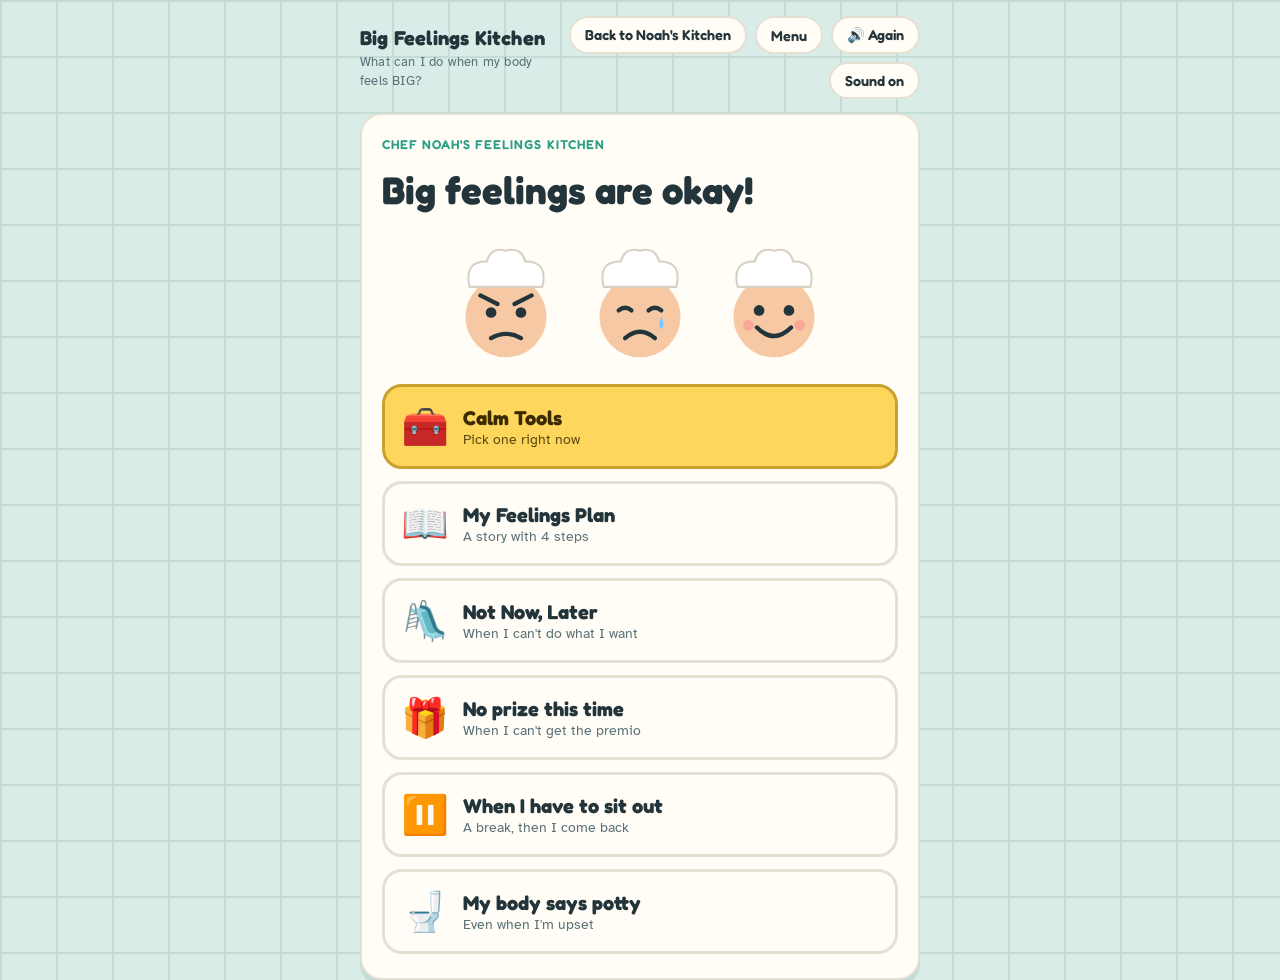
<file: big-feelings.html>
<!doctype html>
<html lang="en">
<head>
<meta charset="utf-8">
<meta name="viewport" content="width=device-width, initial-scale=1">
<title>Big Feelings Kitchen</title>
<link rel="preconnect" href="https://fonts.googleapis.com">
<link rel="stylesheet" href="https://fonts.googleapis.com/css2?family=Fredoka:wght@500;600;700&family=Atkinson+Hyperlegible:wght@400;700&display=swap">
<link rel="stylesheet" href="story-kit.css?v=202610301705">
</head>
<body>

<div class="app">
  <div class="top">
    <div class="brand">Big Feelings Kitchen<small>What can I do when my body feels BIG?</small></div>
    <div class="toprow"><a class="iconbtn" href="index.html">Back to Noah's Kitchen</a><button class="iconbtn" id="menuBtn">Menu</button><button class="iconbtn" id="againBtn">🔊 Again</button>
      <button class="iconbtn" id="soundBtn" aria-pressed="true">Sound on</button></div>
  </div>
  <main class="card" id="screen" aria-live="polite"></main>
</div>

<script src="story-kit.js?v=202610301705"></script>
<script>
const screen = document.getElementById("screen");

/* ---------- The tools: each one is a safe swap for something a big feeling wants to do ---------- */
const TOOLS = [
  { id: "wall", name: "Push the wall", pic: "🧱", urge: "When I want to THROW",
    how: "Put both hands flat on the wall or your desk. Push hard!",
    steps: [["Hands flat on the wall.", "Hands on the wall"], ["Push! One.", "Push! 1"], ["Push! Two.", "Push! 2"], ["Push! Three.", "Push! 3"], ["Shake out your hands.", "Shake it out"]] },
  { id: "dough", name: "Press the dough", pic: "🙏", urge: "When I want to HIT",
    how: "Put your hands together. Press them hard, like squishing dough.",
    steps: [["Put your hands together.", "Hands together"], ["Press! One.", "Press! 1"], ["Press! Two.", "Press! 2"], ["Press! Three.", "Press! 3"], ["Shake out your hands.", "Shake it out"]] },
  { id: "hug", name: "Burrito hug", pic: "🤗", urge: "When I want to hit my HEAD",
    how: "Hug yourself tight like a burrito. Or put your hands on your head and rest.",
    steps: [["Cross your arms. Hug yourself.", "Hug yourself"], ["Squeeze! One.", "Squeeze! 1"], ["Squeeze! Two.", "Squeeze! 2"], ["Squeeze! Three.", "Squeeze! 3"], ["Now hands on your head. Rest.", "Hands on head. Rest."]] },
  { id: "squish", name: "Squish the dough", pic: "🪑", urge: "When I want to DROP to the floor",
    how: "Sit down on purpose. Put both hands flat on your seat. Push down hard!",
    steps: [["Sit down on purpose.", "Sit down"], ["Hands flat on your seat.", "Hands flat"], ["Squish! One.", "Squish! 1"], ["Squish! Two.", "Squish! 2"], ["Squish! Three.", "Squish! 3"], ["Sit up tall.", "Sit tall"]] },
  { id: "soup", name: "Cool the soup", pic: "🍲", urge: "When I want to YELL",
    how: "Breathe in like smelling soup. Blow out slowly to cool it.", breathe: true,
    steps: [["Breathe in. Smell the soup.", "Breathe in…"], ["Blow out. Cool the soup.", "Blow out…"], ["Breathe in. Smell the soup.", "Breathe in…"], ["Blow out. Cool the soup.", "Blow out…"], ["Nice and calm.", "Calm"]] },
  { id: "roar", name: "Dino roar", pic: "🦖", urge: "When I want to YELL",
    how: "Put your hands over your mouth. Take a big breath. Roar into your hands!",
    steps: [["Put your hands over your mouth.", "Hands on mouth"], ["Big breath in.", "Big breath"], ["Roar into your hands!", "ROAR!"], ["Big breath in.", "Big breath"], ["Roar into your hands!", "ROAR!"], ["Dinos rest.", "Dinos rest"]] },
];
const WORDS = [
  { id: "help", pic: "🙋", es: "Necesito ayuda", en: "I need help", say: "Say it to a grown-up" },
  { id: "break", pic: "🛋️", es: "Necesito un descanso", en: "I need a break", say: "Say it, then walk to the calm spot with a grown-up" },
];

function menu() {
  hush(); clearTimers();
  screen.innerHTML = `
    <div class="step">Chef Noah's feelings kitchen</div>
    <h1>Big feelings are okay!</h1>
    <div class="stage">${face("chef","mad")}${face("chef","sad")}${face("chef","happy")}</div>
    <div class="hubgrid">
      <button class="bigcard primary" id="goTools"><span class="pic" aria-hidden="true">🧰</span><span>Calm Tools<small>Pick one right now</small></span></button>
      <button class="bigcard" id="goPlan"><span class="pic" aria-hidden="true">📖</span><span>My Feelings Plan<small>A story with 4 steps</small></span></button>
      <button class="bigcard" id="goLater"><span class="pic" aria-hidden="true">🛝</span><span>Not Now, Later<small>When I can't do what I want</small></span></button>
      ${MORE.map(m => `<button class="bigcard" data-more="${m.id}"><span class="pic" aria-hidden="true">${m.pic}</span><span>${m.title}<small>${m.sub}</small></span></button>`).join("")}
    </div>`;
  speak("Big feelings are okay! What do you want to do?");
  document.getElementById("goTools").onclick = () => tools();
  document.getElementById("goPlan").onclick = () => plan1();
  document.getElementById("goLater").onclick = () => later1();
  screen.querySelectorAll("[data-more]").forEach(b => b.onclick = () => stRun(MORE.find(m => m.id === b.dataset.more)));
}

/* ---------- Calm Tools ---------- */
function tools(afterPick) {
  hush(); clearTimers();
  screen.innerHTML = `
    ${afterPick ? dots(4, 2) : ""}
    <div class="step">${afterPick ? "Step 3 of 4: Pick a calm tool" : "Calm tools"}</div>
    <h2>Pick a tool for your body</h2>
    <div class="toolgrid">
      ${TOOLS.map(t => `<button class="tool" data-t="${t.id}"><span class="pic" aria-hidden="true">${t.pic}</span>${t.name}<small>${t.urge}</small></button>`).join("")}
      <button class="tool words" data-t="words"><span class="pic" aria-hidden="true">🗣️</span>Use my words<small>Ask for help or a break</small></button>
    </div>
    ${afterPick ? "" : '<button class="btn alt" id="toMenu">Back</button>'}`;
  speak("Pick a tool for your body.");
  screen.querySelectorAll(".tool").forEach(b => b.onclick = () => {
    if (b.dataset.t === "words") words(afterPick);
    else toolDetail(TOOLS.find(t => t.id === b.dataset.t), afterPick);
  });
  const back = document.getElementById("toMenu"); if (back) back.onclick = menu;
}

function toolDetail(t, afterPick) {
  hush(); clearTimers();
  screen.innerHTML = `
    <div class="step">${t.urge}</div>
    <div class="bigpic" aria-hidden="true">${t.pic}</div>
    <h1>${t.name}</h1>
    <p class="say">${t.how}</p>
    <div class="row">
      <button class="btn" id="try">Try it with the chef</button>
      <button class="btn alt" id="back">Other tools</button>
    </div>`;
  speak(t.name + ". " + t.how);
  document.getElementById("try").onclick = () => tryTool(t, afterPick);
  document.getElementById("back").onclick = () => tools(afterPick);
}

function tryTool(t, afterPick) {
  hush(); clearTimers();
  screen.innerHTML = `
    <div class="step">${t.name}</div>
    <div class="stage">${face("chef","excited")}</div>
    ${t.breathe ? '<div class="breathe" id="ball" aria-hidden="true"></div>' : ""}
    <div class="cuebig" id="cue">Ready?</div>
    <p class="say" id="sub">Do it with the chef.</p>`;
  const cue = document.getElementById("cue"), ball = document.getElementById("ball");
  let i = 0;
  const next = () => {
    if (i >= t.steps.length) return finishTool(t, afterPick);
    const [say, shown] = t.steps[i]; i++;
    cue.textContent = shown;
    if (ball) { ball.classList.remove("go"); void ball.offsetWidth; ball.classList.add("go"); }
    speak(say, () => later(next, 500));
  };
  later(next, 600);
}

function finishTool(t, afterPick) {
  hush(); chime(true);
  screen.innerHTML = `
    <div class="step">Nice work!</div>
    <div class="stage bounce">${face("chef","excited")}</div>
    <h2>Your body feels calmer!</h2>
    <p class="say">You used a calm tool. That is brave and smart.</p>
    <div class="row">
      <button class="btn" id="again">Do it again</button>
      <button class="btn alt" id="other">Other tools</button>
      ${afterPick ? '<button class="btn" id="cont">Keep going</button>' : ""}
    </div>`;
  speak("Nice work! Your body feels calmer!");
  document.getElementById("again").onclick = () => tryTool(t, afterPick);
  document.getElementById("other").onclick = () => tools(afterPick);
  const c = document.getElementById("cont"); if (c) c.onclick = afterPick;
}

function words(afterPick) {
  hush(); clearTimers();
  screen.innerHTML = `
    <div class="step">Use my words</div>
    <h2>I can ask a grown-up</h2>
    ${WORDS.map(w => `<div class="phrase"><span aria-hidden="true" style="font-size:2rem">${w.pic}</span><b>${w.es}</b><span>${w.en}</span><br><button class="btn alt say-btn" data-w="${w.id}" style="margin-top:8px">🔊 Say it with me</button></div>`).join("")}
    <div class="row"><button class="btn alt" id="back">Other tools</button>${afterPick ? '<button class="btn" id="cont">Keep going</button>' : ""}</div>`;
  speak("I can ask a grown-up. Tap a button and say it with me.");
  const cont = document.getElementById("cont"); if (cont) cont.onclick = afterPick;
  screen.querySelectorAll(".say-btn").forEach(b => b.onclick = () => {
    const w = WORDS.find(x => x.id === b.dataset.w);
    // Spanish, a pause to say it back, then English
    speak(w.es, () => later(() => speak(w.en, null, "en-US"), 2200), "es-MX");
  });
  document.getElementById("back").onclick = () => tools(afterPick);
}

/* ---------- My Feelings Plan: 4 steps ---------- */
let feelPicked = null;
function plan1() {
  hush(); clearTimers(); feelPicked = null;
  screen.innerHTML = `
    ${dots(4, 0)}
    <div class="step">Step 1 of 4: Show my feeling</div>
    <div class="stage">${face("chef","neutral")}</div>
    <h2>How do you feel? Show me your face.</h2>
    <p class="say" id="hint">Tap the face that feels like you.</p>
    ${feelGrid("chef")}`;
  speak("How do you feel? Tap the face that feels like you.");
  screen.querySelectorAll(".feel").forEach(b => b.onclick = () => {
    feelPicked = b.dataset.m;
    const m = feelPicked;
    const msg = m === "happy" ? "You feel happy! Great."
      : m === "sad" ? "You feel sad. That is okay. Sad feelings are okay."
      : m === "scared" ? "You feel scared. That is okay. Scared feelings are okay."
      : "You feel mad. That is okay. Mad feelings are okay.";
    chime(true);
    screen.innerHTML = `
      ${dots(4, 0)}
      <div class="step">Step 1 of 4: Show my feeling</div>
      <div class="stage">${face("chef", m)}</div>
      <h2>${msg}</h2>
      <button class="btn" id="n">Next</button>`;
    speak(msg);
    document.getElementById("n").onclick = plan2;
  });
}

function plan2() {
  hush(); clearTimers();
  screen.innerHTML = `
    ${dots(4, 1)}
    <div class="step">Step 2 of 4: Notice my body</div>
    <div class="stage">${face("chef","mad")}</div>
    <h2>Big feelings make my body hot and tight.</h2>
    <p class="say">My body might want to throw, hit, yell, or drop down. But those can hurt me or my friends.</p>
    <p class="say"><b>I can do something else!</b></p>
    <button class="btn" id="n">Show me what</button>`;
  speak("Big feelings make my body hot and tight. My body might want to throw, hit, yell, or drop down. But those can hurt. I can do something else!");
  document.getElementById("n").onclick = plan2b;
}

// Step 2, part 2: a potty check, because big feelings can hide the potty feeling
function plan2b() {
  hush(); clearTimers();
  screen.innerHTML = `
    ${dots(4, 1)}
    <div class="step">Step 2 of 4: Notice my body</div>
    <div class="bigpic" aria-hidden="true">🚽</div>
    <h2>Check your tummy. Do you need the potty?</h2>
    <p class="say">Big feelings can hide the potty feeling.</p>
    <div class="choices">
      <button class="choice" id="pyes"><span class="pic" aria-hidden="true">🚽</span>Yes, I need the potty</button>
      <button class="choice" id="pno"><span class="pic" aria-hidden="true">🙂</span>No, I am okay</button>
    </div>`;
  speak("Check your tummy. Do you need the potty? Big feelings can hide the potty feeling.");
  document.getElementById("pno").onclick = () => { chime(true); speak("Okay! Let's keep going.", plan3); };
  document.getElementById("pyes").onclick = () => {
    chime(true);
    screen.innerHTML = `
      ${dots(4, 1)}
      <div class="step">Step 2 of 4: Notice my body</div>
      <h2>Potty first, then calm down.</h2>
      <div class="phrase"><b>Necesito ir al baño</b><span>I need to go to the bathroom</span><br><button class="btn alt" id="sayit" style="margin-top:8px">🔊 Say it with me</button></div>
      <p class="say">Tell a grown-up. Then come back and finish the plan.</p>
      <button class="btn" id="n">I told a grown-up</button>`;
    speak("Potty first, then calm down. Tell a grown-up.");
    document.getElementById("sayit").onclick = () => speak("Necesito ir al baño", () => later(() => speak("I need to go to the bathroom", null, "en-US"), 2200), "es-MX");
    document.getElementById("n").onclick = plan3;
  };
}

function plan3() {
  hush(); clearTimers();
  // reuse the tools screens inside the plan; "Keep going" moves to step 4
  tools(plan4);
}

function plan4() {
  hush(); clearTimers();
  screen.innerHTML = `
    ${dots(4, 3)}
    <div class="step">Step 4 of 4: Ask for help</div>
    <div class="stage">${face("chef","happy")}</div>
    <h2>Now I can ask a grown-up.</h2>
    <div class="phrase"><b>Necesito ayuda</b><span>I need help</span><br><button class="btn alt" id="sayit" style="margin-top:8px">🔊 Say it with me</button></div>
    <button class="btn" id="n">I did it!</button>`;
  speak("Now I can ask a grown-up for help.");
  document.getElementById("sayit").onclick = () => speak("Necesito ayuda", () => later(() => speak("I need help", null, "en-US"), 2200), "es-MX");
  document.getElementById("n").onclick = planDone;
}

function planDone() {
  hush(); chime(true);
  screen.innerHTML = `
    ${dots(4, 4)}
    <div class="step">Recipe complete</div>
    <h1>You are the boss of your body!</h1>
    <div class="stage bounce">${face("chef","excited")}</div>
    <p class="say">Show your feeling. Notice your body and check the potty. Pick a tool. Ask for help.</p>
    <div class="row"><button class="btn" id="again">Do the plan again</button><button class="btn alt" id="m">Menu</button></div>`;
  speak("Hooray! You are the boss of your body! Show your feeling. Notice your body. Pick a tool. Ask for help.");
  document.getElementById("again").onclick = plan1;
  document.getElementById("m").onclick = menu;
}

/* ---------- Not Now, Later: the playground story ---------- */
function later1() {
  hush(); clearTimers();
  screen.innerHTML = `
    ${dots(5, 0)}
    <div class="step">Story: Not now, later</div>
    <div class="stage">${face("chef","excited")}</div>
    <h2>Noah wants to go to the playground!</h2>
    <div class="bigpic" aria-hidden="true">🛝</div>
    <button class="btn" id="n">Next</button>`;
  speak("Noah wants to go to the playground!");
  document.getElementById("n").onclick = later2;
}
function later2() {
  hush(); clearTimers();
  screen.innerHTML = `
    ${dots(5, 1)}
    <div class="step">The teacher says…</div>
    <h2>"Not now. First work time. Then the playground."</h2>
    <div class="board">
      <div class="first"><span class="pic" aria-hidden="true">✏️</span>FIRST<br>Work time</div>
      <div class="then"><span class="pic" aria-hidden="true">🛝</span>THEN<br>Playground</div>
    </div>
    <p class="say"><b>Not now</b> does not mean <b>never</b>. The playground is coming later.</p>
    <button class="btn" id="n">Next</button>`;
  speak("The teacher says: Not now. First work time. Then the playground. Not now does not mean never. The playground is coming later.");
  document.getElementById("n").onclick = later3;
}
function later3() {
  hush(); clearTimers();
  screen.innerHTML = `
    ${dots(5, 2)}
    <div class="step">Uh oh. A big feeling!</div>
    <div class="stage">${face("chef","mad")}</div>
    <h2>Noah's body feels hot and mad. What can he do?</h2>
    <div class="choices">
      <button class="choice" data-g="bad"><span class="pic" aria-hidden="true">💨</span>Throw dirt</button>
      <button class="choice" data-g="good"><span class="pic" aria-hidden="true">🧱</span>Push the wall</button>
    </div>
    <p class="wrongmsg" id="wm"></p>`;
  speak("Noah's body feels hot and mad. What can he do? Throw dirt? Or push the wall?");
  screen.querySelectorAll("[data-g]").forEach(b => b.onclick = () => {
    if (b.dataset.g === "good") { chime(true); speak("Yes! Pushing the wall is a calm tool.", later4); }
    else { chime(false); const w = document.getElementById("wm"); w.textContent = "Dirt can hurt. Try a calm tool."; speak("Dirt can hurt someone. Try a calm tool."); }
  });
}
function later4() {
  hush(); clearTimers();
  screen.innerHTML = `
    ${dots(5, 3)}
    <div class="step">Do it with Noah</div>
    <div class="stage">${face("chef","excited")}</div>
    <h2>Push the wall with Noah.</h2>
    <div class="cuebig" id="cue">Ready?</div>
    <p class="say" id="sub"></p>`;
  const cue = document.getElementById("cue"), t = TOOLS[0];
  let i = 0;
  const next = () => {
    if (i >= t.steps.length) return later5();
    const [say, shown] = t.steps[i]; i++;
    cue.textContent = shown; speak(say, () => later(next, 500));
  };
  later(next, 600);
}
function later5() {
  hush(); clearTimers();
  screen.innerHTML = `
    ${dots(5, 4)}
    <div class="step">Waiting is hard. You can do it!</div>
    <div class="stage">${face("chef","neutral")}</div>
    <h2>Now Noah waits. Work time first.</h2>
    <div class="waitbar" aria-hidden="true"><i id="bar"></i></div>
    <p class="say" id="sub">Watch the bar fill up. When it is full, work time is done.</p>
    <button class="btn" id="n" hidden>The playground!</button>`;
  const bar = document.getElementById("bar"); let p = 0;
  const tick = () => { p += 4; bar.style.width = Math.min(p, 100) + "%"; if (p < 100) later(tick, 400); else later6(); };
  speak("Now Noah waits. Work time first. Watch the bar fill up.", () => later(tick, 400));
}
function later6() {
  chime(true);
  const n = document.getElementById("n"); if (n) n.hidden = false;
  document.getElementById("sub").textContent = "Work time is done! Later came!";
  speak("Work time is done! Later came! Now it is playground time!");
  n.onclick = laterDone;
}
function laterDone() {
  hush(); chime(true);
  screen.innerHTML = `
    <div class="step">Story complete</div>
    <h1>Later came! Playground time!</h1>
    <div class="stage bounce">${face("chef","excited")}</div>
    <div class="bigpic" aria-hidden="true">🛝</div>
    <p class="say">Not now is not never. Calm tools help me wait.</p>
    <div class="row"><button class="btn" id="again">Read it again</button><button class="btn alt" id="m">Menu</button></div>`;
  speak("Hooray! Later came! Not now is not never. Calm tools help me wait.");
  document.getElementById("again").onclick = later1;
  document.getElementById("m").onclick = menu;
}

/* ---------- More stories (a small screen-by-screen runner) ---------- */
const MORE = [
  { id: "prize", pic: "🎁", title: "No prize this time", sub: "When I can't get the premio",
    screens: [
      { t: "say", step: "Story: The premio box", faces: [["chef","happy"]], h: "Noah's class has a premio box.", p: "When someone makes good choices, they pick a prize." },
      { t: "phrase", step: "A new word", h: "In Spanish, a prize is…", items: [{ pic: "🎁", es: "El premio", en: "The prize" }] },
      { t: "say", step: "Today", faces: [["chef","sad"]], h: "Today the teacher says, \"Not this time.\"", p: "No premio today. That is disappointing." },
      { t: "feelany", step: "Show your face", h: "How does Noah feel? Show your face." },
      { t: "pick", step: "A big feeling!", faces: [["chef","mad"]], h: "Noah's body feels big. What can he do?",
        opts: [{ pic: "💥", text: "Throw something", bad: "Throwing can hurt someone. Let's try a calm tool." },
               { pic: "🧱", text: "Push the wall", good: "Pushing the wall is a calm tool!", tool: "wall" },
               { pic: "🍲", text: "Cool the soup", good: "Breathing is a calm tool!", tool: "soup" }] },
      { t: "do", step: "Do it with the chef" },
      { t: "board", step: "First and then", h: "First good choices. Then maybe a premio next time.", first: ["✋", "Good choices"], then: ["🎁", "Premio"] },
      { t: "end", h: "Not this time is not never.", p: "Noah can try again tomorrow." },
    ] },
  { id: "sitout", pic: "⏸️", title: "When I have to sit out", sub: "A break, then I come back",
    screens: [
      { t: "say", step: "Story: Sitting out", faces: [["chef","worried"]], h: "Noah made a not-safe choice in the biblioteca.", p: "Noah is not a bad kid. He made a choice that was not safe." },
      { t: "phrase", step: "A new word", h: "In Spanish, the library is…", items: [{ pic: "📚", es: "La biblioteca", en: "The library" }] },
      { t: "say", step: "The teacher says…", faces: [], h: "\"You need to sit out for a little while.\"", p: "A sit-out is a break. It is not forever." },
      { t: "feelany", step: "Show your face", h: "Sitting out can feel left out. How does Noah feel?" },
      { t: "say", step: "The big idea", faces: [["chef","happy"]], h: "I am still part of my class.", p: "My teacher still cares about me. I can come back." },
      { t: "pick", step: "While I sit out", faces: [["chef","neutral"]], h: "What can Noah do while he sits out?",
        opts: [{ pic: "🚪", text: "Walk out of the room", bad: "Walking out is not safe. My teacher needs to know where I am." },
               { pic: "🍲", text: "Cool the soup", good: "Breathing helps my body calm down.", tool: "soup" },
               { pic: "🪑", text: "Squish the dough", good: "Squishing helps my body calm down.", tool: "squish" }] },
      { t: "do", step: "Do it with the chef" },
      { t: "phrase", step: "When I'm ready", h: "When I am calm, I can fix it.", items: [{ pic: "💛", es: "Perdón", en: "Sorry" }, { pic: "🤝", es: "¿Estás bien?", en: "Are you okay?" }] },
      { t: "end", h: "Then Noah comes back!", p: "Sitting out is for a little while. I can try again." },
    ] },
  { id: "potty", pic: "🚽", title: "My body says potty", sub: "Even when I'm upset",
    screens: [
      { t: "say", step: "Story: My body talks", faces: [["chef","neutral"]], h: "My body talks to me.", p: "Sometimes it says, \"I need to go potty!\"" },
      { t: "say", step: "Big feelings", faces: [["chef","mad"]], h: "Big feelings can hide the potty feeling.", p: "When I am upset or busy, my body still needs the potty." },
      { t: "phrase", step: "My words", h: "I can ask a grown-up.", items: [{ pic: "🚽", es: "¿Puedo ir al baño?", en: "Can I go to the bathroom?" }, { pic: "🙋", es: "Necesito ir al baño", en: "I need to go to the bathroom" }] },
      { t: "pick", step: "What does Noah do?", faces: [["chef","worried"]], h: "Noah is upset, and his tummy squeezes. What does he do?",
        opts: [{ pic: "🤞", text: "Stay upset and wait", bad: "Waiting too long can make an accident. My body needs the potty." },
               { pic: "🙋", text: "Ask the teacher", good: "Asking is smart! Potty first, then calm down." }] },
      { t: "say", step: "Accidents happen", faces: [["chef","happy"]], h: "Sometimes accidents happen.", p: "Everybody has them. I am not in trouble. I tell my teacher, and I get clean clothes." },
      { t: "pick", step: "Oops!", faces: [["chef","worried"]], h: "Oops, an accident! What does Noah do?",
        opts: [{ pic: "🙈", text: "Hide it", bad: "Hiding makes it harder. My teacher can help me." },
               { pic: "🙋", text: "Tell my teacher", good: "Telling is brave! My teacher helps me. I am not in trouble." }] },
      { t: "end", h: "I listen to my body.", p: "Potty first, then calm down." },
    ] },
];
let st = null, sp = 0, stTool = null;
function stRun(story) { st = story; sp = 0; stTool = null; stShow(); }
function stNext() { sp++; stShow(); }
function stShow() { hush(); clearTimers(); const sc = st.screens[sp]; ST[sc.t](sc); }
function stFaces(list) { return list && list.length ? `<div class="stage">${list.map(([k, m]) => face(k, m)).join("")}</div>` : ""; }
function stDots() { return dots(st.screens.length - 1, Math.min(sp, st.screens.length - 1)); }
const FEELMSG = { happy: "You feel happy.", sad: "You feel sad.", scared: "You feel scared.", mad: "You feel mad." };
const ST = {
  say(sc) {
    screen.innerHTML = `${stDots()}<div class="step">${sc.step}</div>${stFaces(sc.faces)}<h2>${sc.h}</h2><p class="say">${sc.p || ""}</p><button class="btn" id="n">Next</button>`;
    speak(sc.h + " " + (sc.p || "")); document.getElementById("n").onclick = stNext;
  },
  phrase(sc) {
    screen.innerHTML = `${stDots()}<div class="step">${sc.step}</div><h2>${sc.h}</h2>
      ${sc.items.map((it, i) => `<div class="phrase"><span aria-hidden="true" style="font-size:2rem">${it.pic}</span><b>${it.es}</b><span>${it.en}</span><br><button class="btn alt say-btn" data-i="${i}" style="margin-top:8px">🔊 Say it with me</button></div>`).join("")}
      <button class="btn" id="n">Next</button>`;
    speak(sc.h);
    screen.querySelectorAll(".say-btn").forEach(b => b.onclick = () => {
      const it = sc.items[+b.dataset.i];
      speak(it.es, () => later(() => speak(it.en, null, "en-US"), 2200), "es-MX");
    });
    document.getElementById("n").onclick = stNext;
  },
  feelany(sc) {
    screen.innerHTML = `${stDots()}<div class="step">${sc.step}</div><div class="stage">${face("chef","neutral")}</div><h2>${sc.h}</h2>
      <p class="say">Tap the face that feels like you.</p>${feelGrid("chef")}`;
    speak(sc.h + " Tap the face that feels like you.");
    screen.querySelectorAll(".feel").forEach(b => b.onclick = () => {
      const m = b.dataset.m; chime(true);
      screen.innerHTML = `${stDots()}<div class="step">${sc.step}</div><div class="stage">${face("chef", m)}</div>
        <h2>${FEELMSG[m]} That is okay.</h2><p class="say">All feelings are okay. I can tell someone, and I can use a calm tool.</p><button class="btn" id="n">Next</button>`;
      speak(FEELMSG[m] + " That is okay. All feelings are okay.");
      document.getElementById("n").onclick = stNext;
    });
  },
  pick(sc) {
    screen.innerHTML = `${stDots()}<div class="step">${sc.step}</div>${stFaces(sc.faces)}<h2>${sc.h}</h2>
      <div class="toolgrid">${sc.opts.map((o, i) => `<button class="tool" data-i="${i}"><span class="pic" aria-hidden="true">${o.pic}</span>${o.text}</button>`).join("")}</div>
      <p class="wrongmsg" id="wm"></p>`;
    speak(sc.h + " " + sc.opts.map(o => o.text).join(". Or ") + "?");
    screen.querySelectorAll("[data-i]").forEach(b => b.onclick = () => {
      const o = sc.opts[+b.dataset.i];
      if (o.good) { chime(true); stTool = o.tool; speak(o.good, stNext); }
      else { chime(false); document.getElementById("wm").textContent = o.bad; speak(o.bad); }
    });
  },
  do(sc) {
    const t = TOOLS.find(x => x.id === stTool) || TOOLS[4];
    screen.innerHTML = `${stDots()}<div class="step">${sc.step}</div><div class="stage">${face("chef","excited")}</div>
      ${t.breathe ? '<div class="breathe" id="ball" aria-hidden="true"></div>' : ""}<div class="cuebig" id="cue">Ready?</div><p class="say">${t.name}. Do it with the chef.</p>`;
    const cue = document.getElementById("cue"), ball = document.getElementById("ball"); let i = 0;
    const step = () => {
      if (i >= t.steps.length) { chime(true); return stNext(); }
      const [s, shown] = t.steps[i++]; cue.textContent = shown;
      if (ball) { ball.classList.remove("go"); void ball.offsetWidth; ball.classList.add("go"); }
      speak(s, () => later(step, 500));
    };
    later(step, 600);
  },
  board(sc) {
    screen.innerHTML = `${stDots()}<div class="step">${sc.step}</div><h2>${sc.h}</h2>
      <div class="board"><div class="first"><span class="pic" aria-hidden="true">${sc.first[0]}</span>FIRST<br>${sc.first[1]}</div><div class="then"><span class="pic" aria-hidden="true">${sc.then[0]}</span>THEN<br>${sc.then[1]}</div></div>
      <button class="btn" id="n">Next</button>`;
    speak(sc.h); document.getElementById("n").onclick = stNext;
  },
  end(sc) {
    hush(); chime(true);
    screen.innerHTML = `<div class="step">Story complete</div><h1>${sc.h}</h1><div class="stage bounce">${face("chef","excited")}</div>
      <p class="say">${sc.p}</p><div class="row"><button class="btn" id="again">Read it again</button><button class="btn alt" id="m">Menu</button></div>`;
    speak(sc.h + " " + sc.p);
    document.getElementById("again").onclick = () => stRun(st); document.getElementById("m").onclick = menu;
  },
};

wireChrome(menu);
menu();
</script>
</body>
</html>
</file>
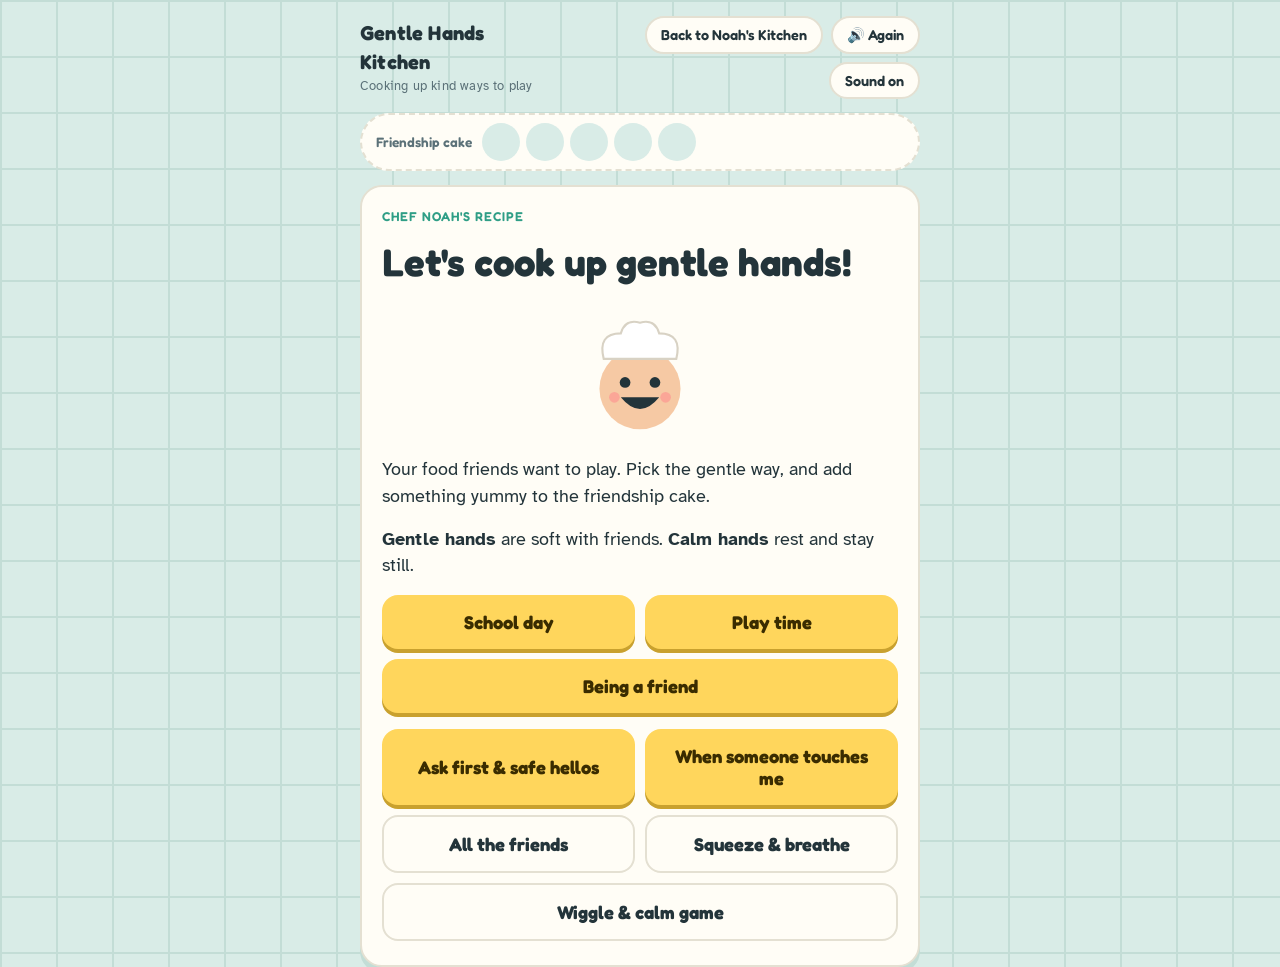
<file: gentle-hands.html>
<!doctype html>
<html lang="en">
<head>
<meta charset="utf-8">
<meta name="viewport" content="width=device-width, initial-scale=1">
<title>Gentle Hands Kitchen</title>
<link rel="preconnect" href="https://fonts.googleapis.com">
<link rel="stylesheet" href="https://fonts.googleapis.com/css2?family=Fredoka:wght@500;600;700&family=Atkinson+Hyperlegible:wght@400;700&display=swap">
<style>
/* Layout: one recipe card on a kitchen-tile wall; each friendship moment is a step in the recipe */
:root {
  --tile: #d9ece7;
  --grout: #c3ddd6;
  --card: #fffdf6;
  --ink: #23343a;
  --soft: #5b7178;
  --butter: #ffd65c;
  --mint: #2f9e86;
  --tomato: #e0533d;
  --line: #e4e0d2;
  --display: "Fredoka", "Arial Rounded MT Bold", system-ui, sans-serif;
  --body: "Atkinson Hyperlegible", system-ui, -apple-system, sans-serif;
}
@media (prefers-color-scheme: dark) { :root:not([data-theme="light"]) {
  --tile: #17282a; --grout: #1f3436; --card: #24343a; --ink: #f2efe4; --soft: #b6c7c9;
  --butter: #f5c842; --mint: #4cc3a6; --tomato: #ff7a63; --line: #3a4d52; color-scheme: dark } }
:root[data-theme="dark"] {
  --tile: #17282a; --grout: #1f3436; --card: #24343a; --ink: #f2efe4; --soft: #b6c7c9;
  --butter: #f5c842; --mint: #4cc3a6; --tomato: #ff7a63; --line: #3a4d52; color-scheme: dark }

html, body { height: 100%; margin: 0; }
body {
  background-color: var(--tile);
  background-image: linear-gradient(var(--grout) 2px, transparent 2px), linear-gradient(90deg, var(--grout) 2px, transparent 2px);
  background-size: 56px 56px;
  color: var(--ink); font-family: var(--body); font-size: 18px; line-height: 1.45;
  padding-left: max(16px, env(safe-area-inset-left, 0px));
  padding-right: max(16px, env(safe-area-inset-right, 0px));
  padding-block: 16px;
  box-sizing: border-box;
}
.app { max-width: 560px; margin: 0 auto; display: flex; flex-direction: column; gap: 14px; }
.top { display: flex; align-items: center; justify-content: space-between; gap: 12px; }
.brand { font-family: var(--display); font-weight: 700; font-size: 1.25rem; letter-spacing: .01em; }
.brand small { display: block; font-family: var(--body); font-weight: 400; font-size: .8rem; color: var(--soft); }
.toprow { display: flex; gap: 8px; flex-wrap: wrap; justify-content: flex-end; }
.iconbtn { text-decoration: none; border: 2px solid var(--line); background: var(--card); color: var(--ink); border-radius: 999px;
  padding: 8px 14px; font: 600 .9rem var(--display); cursor: pointer; }
.card { background: var(--card); border-radius: 22px; padding: 22px 20px 24px; border: 2px solid var(--line);
  box-shadow: 0 6px 0 var(--grout); display: flex; flex-direction: column; gap: 16px; }
.step { font: 600 .8rem var(--display); text-transform: uppercase; letter-spacing: .08em; color: var(--mint); }
h1, h2 { font-family: var(--display); font-weight: 700; margin: 0; text-wrap: balance; line-height: 1.15; }
h1 { font-size: clamp(1.9rem, 7vw, 2.4rem); }
h2 { font-size: clamp(1.4rem, 5.5vw, 1.75rem); }
p { margin: 0; }
.say { font-size: 1.15rem; }
.stage { display: flex; justify-content: center; align-items: flex-end; gap: 6px; min-height: 140px; }
.stage svg { width: 128px; height: 128px; max-width: 42%; }
.bounce { animation: bounce .7s ease; }
@keyframes bounce { 0%{transform:translateY(0)} 40%{transform:translateY(-14px)} 100%{transform:translateY(0)} }
.choices { display: grid; grid-template-columns: 1fr 1fr; gap: 12px; }
.choice { display: flex; flex-direction: column; align-items: center; gap: 6px; padding: 16px 10px; min-height: 130px;
  border: 3px solid var(--line); background: var(--card); color: var(--ink); border-radius: 18px; cursor: pointer;
  font: 600 1.05rem var(--display); text-align: center; justify-content: center; }
.feels { display: grid; grid-template-columns: repeat(4, 1fr); gap: 8px; }
.choice.feel { min-height: 0; padding: 8px 4px; font-size: .95rem; gap: 2px; }
.choice.feel svg { width: 100%; max-width: 72px; height: auto; }
@media (max-width: 420px) { .feels { grid-template-columns: 1fr 1fr; } }
.choice .pic { font-size: 2.6rem; line-height: 1; }
.choice:hover { border-color: var(--mint); }
.btn { border: 0; border-radius: 16px; padding: 16px 20px; font: 700 1.15rem var(--display); cursor: pointer;
  background: var(--butter); color: #3a2c00; box-shadow: 0 4px 0 #c9a12e; }
.btn.alt { background: transparent; color: var(--ink); box-shadow: none; border: 2px solid var(--line); }
.btn:active { transform: translateY(2px); box-shadow: 0 2px 0 #c9a12e; }
.row { display: flex; gap: 10px; flex-wrap: wrap; }
.row .btn { flex: 1 1 200px; }
.bowl { display: flex; align-items: center; gap: 10px; background: var(--card); border: 2px dashed var(--line);
  border-radius: 999px; padding: 8px 14px; }
.bowl b { font: 600 .85rem var(--display); color: var(--soft); white-space: nowrap; }
.slots { display: flex; gap: 6px; flex-wrap: wrap; }
.slot { width: 38px; height: 38px; border-radius: 50%; background: var(--tile); display: grid; place-items: center; font-size: 1.3rem; }
.slot.full { background: var(--butter); }
.breathe { width: 150px; height: 150px; border-radius: 50%; background: var(--mint); margin: 6px auto;
  opacity: .85; transform: scale(.55); }
.breathe.go { animation: breathe 6s ease-in-out forwards; }
@keyframes breathe { 0%{transform:scale(.55)} 45%{transform:scale(1)} 55%{transform:scale(1)} 100%{transform:scale(.55)} }
.chant { list-style: none; margin: 0; padding: 0; display: flex; flex-direction: column; gap: 8px; }
.chant li { font: 600 1.25rem var(--display); padding: 8px 12px; border-radius: 12px; }
.chant li.on { background: var(--butter); color: #3a2c00; }
.cuebox { border-radius: 20px; padding: 24px 18px; display: flex; flex-direction: column; gap: 10px; text-align: center; min-height: 190px; justify-content: center; transition: background .3s; }
.cuebox[data-mode="wiggle"] { background: var(--butter); color: #3a2c00; }
.cuebox[data-mode="calm"] { background: var(--tile); color: var(--ink); }
.cuebox[data-mode="gentle"] { background: var(--mint); color: #ffffff; }
.cuebox h2 { font-size: clamp(1.6rem, 7vw, 2.1rem); }
.cuelabel { font: 700 .85rem var(--display); text-transform: uppercase; letter-spacing: .1em; }
.note { font-size: .85rem; color: var(--soft); }
button:focus-visible { outline: 3px solid var(--mint); outline-offset: 3px; }
@media (prefers-reduced-motion: reduce) { .bounce, .breathe.go { animation: none; } .breathe.go { transform: scale(.85); } }
@media (max-width: 380px) { .choices { grid-template-columns: 1fr; } }
.phrase { text-align: center; padding: 14px; border-radius: 16px; background: #eaf3ff; }
.phrase b { display: block; font: 700 1.7rem var(--display); } .phrase span { color: var(--soft); }
</style>
</head>
<body>

<div class="app">
  <div class="top">
    <div class="brand">Gentle Hands Kitchen<small>Cooking up kind ways to play</small></div>
    <div class="toprow"><a class="iconbtn" href="index.html">Back to Noah's Kitchen</a><button class="iconbtn" id="againBtn">🔊 Again</button>
      <button class="iconbtn" id="soundBtn" aria-pressed="true">Sound on</button></div>
  </div>
  <div class="bowl" aria-label="Mixing bowl">
    <b>Friendship cake</b><div class="slots" id="slots"></div>
  </div>
  <main class="card" id="screen" aria-live="polite"></main>
</div>

<script>
const COLORS = { mango:"#ffa63d", berry:"#6f7cf2", toast:"#e3b878", pepper:"#ef5a4a", chef:"#f6c9a4",
  cookie:"#d9a066", carrot:"#ff8a2b", waffle:"#f2c46d", muffin:"#c98ad6", pickle:"#7fb53f",
  egg:"#fbf7ee", bagel:"#d39b55", taco:"#f4c542" };
function face(kind, mood) {
  const c = COLORS[kind];
  let body = "";
  if (kind === "toast") body = `<rect x="18" y="26" width="84" height="80" rx="22" fill="#b97f3e"/><rect x="25" y="33" width="70" height="66" rx="16" fill="${c}"/>`;
  else if (kind === "mango") body = `<ellipse cx="60" cy="68" rx="40" ry="44" fill="${c}"/><path d="M60 26 q14 -16 28 -8 q-10 14 -28 8z" fill="#3fa34d"/>`;
  else if (kind === "berry") body = `<circle cx="60" cy="68" r="42" fill="${c}"/><path d="M46 28 l7 8 l7 -10 l7 10 l7 -8 v8 h-28z" fill="#3d4bb8"/>`;
  else if (kind === "pepper") body = `<path d="M60 30 c30 0 40 20 36 46 c-4 26 -20 36 -36 36 c-16 0 -32 -10 -36 -36 c-4 -26 6 -46 36 -46z" fill="${c}"/><path d="M58 30 q0 -14 12 -18" stroke="#3fa34d" stroke-width="7" fill="none" stroke-linecap="round"/>`;
  else if (kind === "cookie") body = `<circle cx="60" cy="68" r="42" fill="${c}"/><circle cx="34" cy="50" r="5" fill="#6b3f1d"/><circle cx="88" cy="56" r="4" fill="#6b3f1d"/><circle cx="30" cy="92" r="4" fill="#6b3f1d"/><circle cx="90" cy="92" r="5" fill="#6b3f1d"/><circle cx="62" cy="40" r="4" fill="#6b3f1d"/>`;
  else if (kind === "carrot") body = `<path d="M24 34 h72 q4 0 2 6 l-32 74 q-6 8 -12 0 l-32 -74 q-2 -6 2 -6z" fill="${c}"/><path d="M50 34 q-10 -20 0 -26 q6 12 10 26 q4 -14 10 -26 q10 6 0 26z" fill="#3fa34d"/>`;
  else if (kind === "waffle") body = `<rect x="18" y="26" width="84" height="84" rx="16" fill="${c}"/><path d="M39 26 v84 M60 26 v84 M81 26 v84 M18 47 h84 M18 101 h84" stroke="#d9a441" stroke-width="3"/>`;
  else if (kind === "egg") body = `<path d="M60 18 c26 0 40 40 40 62 c0 22 -18 34 -40 34 c-22 0 -40 -12 -40 -34 c0 -22 14 -62 40 -62z" fill="${c}" stroke="#d8cfb8" stroke-width="3"/>`;
  else if (kind === "bagel") body = `<circle cx="60" cy="68" r="44" fill="${c}"/><ellipse cx="60" cy="40" rx="10" ry="6" fill="#8a5a2b"/><circle cx="36" cy="58" r="2" fill="#fff8e1"/><circle cx="86" cy="62" r="2" fill="#fff8e1"/><circle cx="40" cy="98" r="2" fill="#fff8e1"/>`;
  else if (kind === "taco") body = `<path d="M14 100 a46 46 0 0 1 92 0z" fill="${c}"/><path d="M22 70 q8 -10 16 -2 q8 -12 18 -4 q10 -10 18 0 q10 -8 16 2 q8 -2 10 8" stroke="#4caf50" stroke-width="6" fill="none" stroke-linecap="round"/>`;
  else if (kind === "pickle") body = `<rect x="32" y="16" width="56" height="98" rx="28" fill="${c}"/><circle cx="44" cy="36" r="3" fill="#5a8a2a"/><circle cx="78" cy="100" r="3" fill="#5a8a2a"/><circle cx="40" cy="104" r="3" fill="#5a8a2a"/><circle cx="80" cy="40" r="3" fill="#5a8a2a"/>`;
  else if (kind === "muffin") body = `<path d="M30 76 h60 l-8 36 h-44z" fill="#e9b0f2"/><path d="M34 80 l4 30 M48 80 l2 30 M60 80 v30 M72 80 l-2 30 M86 80 l-4 30" stroke="#b56cc4" stroke-width="2"/><path d="M20 78 q0 -50 40 -50 q40 0 40 50z" fill="${c}"/>`;
  else body = `<circle cx="60" cy="72" r="38" fill="${c}"/><path d="M26 44 q-6 -24 16 -24 q4 -14 18 -10 q14 -4 18 10 q22 0 16 24z" fill="#ffffff" stroke="#d8d2c4" stroke-width="2"/>`;
  const ey = 66;
  let eyes;
  if (mood === "sad") eyes = `<path d="M40 ${ey} q6 -5 12 0 M68 ${ey} q6 -5 12 0" stroke="#23343a" stroke-width="4" fill="none" stroke-linecap="round"/>`;
  else if (mood === "scared") eyes = `<circle cx="46" cy="${ey}" r="9" fill="#fff"/><circle cx="74" cy="${ey}" r="9" fill="#fff"/><circle cx="46" cy="${ey}" r="4" fill="#23343a"/><circle cx="74" cy="${ey}" r="4" fill="#23343a"/><path d="M38 50 q8 -6 14 -2 M68 48 q6 -4 14 2" stroke="#23343a" stroke-width="3" fill="none" stroke-linecap="round"/>`;
  else if (mood === "mad") eyes = `<circle cx="46" cy="${ey + 2}" r="5" fill="#23343a"/><circle cx="74" cy="${ey + 2}" r="5" fill="#23343a"/><path d="M36 52 l16 8 M84 52 l-16 8" stroke="#23343a" stroke-width="4" stroke-linecap="round"/>`;
  else eyes = `<circle cx="46" cy="${ey}" r="5" fill="#23343a"/><circle cx="74" cy="${ey}" r="5" fill="#23343a"/>`;
  let mouth = "";
  if (mood === "scared") mouth = `<ellipse cx="60" cy="90" rx="7" ry="9" fill="#23343a"/>`;
  else if (mood === "mad") mouth = `<path d="M46 92 q14 -8 28 0" stroke="#23343a" stroke-width="4" fill="none" stroke-linecap="round"/>`;
  else
  if (mood === "happy") mouth = `<path d="M44 82 q16 16 32 0" stroke="#23343a" stroke-width="4" fill="none" stroke-linecap="round"/>`;
  else if (mood === "excited") mouth = `<path d="M42 80 q18 22 36 0z" fill="#23343a"/>`;
  else if (mood === "sad") mouth = `<path d="M46 92 q14 -12 28 0" stroke="#23343a" stroke-width="4" fill="none" stroke-linecap="round"/><path d="M80 72 q4 8 0 12 q-4 -4 0 -12z" fill="#7cc6ff"/>`;
  else mouth = `<path d="M48 86 h24" stroke="#23343a" stroke-width="4" stroke-linecap="round"/>`;
  const cheeks = ["sad", "scared", "mad"].includes(mood) ? "" : `<circle cx="36" cy="80" r="5" fill="#ff8f8f" opacity=".6"/><circle cx="84" cy="80" r="5" fill="#ff8f8f" opacity=".6"/>`;
  return `<svg viewBox="0 0 120 120" role="img" aria-label="${kind} feeling ${mood}">${body}${cheeks}${eyes}${mouth}</svg>`;
}

const SCENES = [
  { friend:"mango", name:"Mango", title:"Big happy feelings",
    setup:"You and Mango are playing. You feel SO happy and excited!",
    ask:"What can your hands do?",
    good:{ pic:"✋", text:"High five!" }, bad:{ pic:"💥", text:"Hit Mango" },
    yes:"High five! Mango feels happy. Excited hands can high five.",
    no:"Ouch! Hitting hurts, even when you are playing.", feel:"sad", you:"someone hit you",
    ing:"🥚" },
  { friend:"berry", name:"Berry", title:"Toy time",
    setup:"You have a ball. You want Berry to play with you!",
    ask:"What can you do with the ball?",
    good:{ pic:"⚽", text:"Say \"Catch!\" and roll it" }, bad:{ pic:"🧸", text:"Throw it at Berry" },
    yes:"Catch! Berry is ready. Now you are playing together.",
    no:"Bonk! The ball hit Berry. Throwing at a friend hurts.", feel:"sad", you:"a ball bonked your head",
    ing:"🧈" },
  { friend:"toast", name:"Toast", title:"Tag game",
    setup:"You and Toast are playing tag. You are running fast!",
    ask:"How do you tag Toast?",
    good:{ pic:"☝️", text:"Soft tap. \"You're it!\"" }, bad:{ pic:"💢", text:"Push Toast hard" },
    yes:"Soft tap! Toast giggles and chases you. Tag is fun with gentle hands.",
    no:"Oof! Toast fell down. A hard push hurts.", feel:"sad", you:"someone pushed you down",
    ing:"🍓" },
  { friend:"pepper", name:"Pepper", title:"Look at me!",
    setup:"You want Pepper to see your cool block tower.",
    ask:"How do you get Pepper's attention?",
    good:{ pic:"🗣️", text:"Tap and say \"Look!\"" }, bad:{ pic:"✊", text:"Grab Pepper's arm" },
    yes:"Pepper looks! \"Wow, cool tower!\" Gentle taps and words work.",
    no:"Hey! Grabbing hurts. Pepper does not want to look now.", feel:"mad", you:"someone grabbed your arm",
    ing:"🌾" },
  { pack:"school", friend:"waffle", name:"Waffle", title:"Art table",
    setup:"You are done cutting paper. You feel silly. Waffle is cutting too.",
    ask:"What do you do with your scissors?",
    good:{ pic:"✂️", text:"Set them down on the table" }, bad:{ pic:"💨", text:"Throw the scissors" },
    yes:"Set them down. Now everyone is safe. Waffle says, \"Thanks!\"",
    no:"Stop! Scissors are sharp. Throwing them can really hurt Waffle.", feel:"scared", you:"scissors flew at you",
    ing:"🍫" },
  { pack:"school", friend:"muffin", name:"Muffin", title:"Coloring time",
    setup:"You are coloring with Muffin. You feel wiggly and want to be funny!",
    ask:"What can you do with your crayons?",
    good:{ pic:"🖍️", text:"Draw a funny picture for Muffin" }, bad:{ pic:"🌪️", text:"Throw crayons" },
    yes:"A funny picture! Muffin laughs and laughs. Crayons are for drawing.",
    no:"Ow! A crayon hit Muffin's face. Muffin moves away.", feel:"sad", you:"a crayon hit your face",
    ing:"🥛" },
  { pack:"school", friend:"cookie", name:"Cookie", title:"Sandbox",
    setup:"You and Cookie are in the sandbox. You want to play!",
    ask:"What do you do with the sand?",
    good:{ pic:"🏰", text:"Make a sand cake together" }, bad:{ pic:"🌬️", text:"Throw sand at Cookie" },
    yes:"Yum, a sand cake! Cookie adds a stick candle. Sand stays low and in the box.",
    no:"Ouch! Sand got in Cookie's eyes. It stings and hurts.", feel:"sad", you:"sand got in your eyes",
    ing:"🍯" },
  { pack:"school", friend:"carrot", name:"Carrot", title:"Classroom",
    setup:"You are in the classroom. You see Carrot and want to chase!",
    ask:"What do your feet do inside?",
    good:{ pic:"🚶", text:"Walking feet. \"Chase at recess?\"" }, bad:{ pic:"🏃", text:"Chase Carrot around the room" },
    yes:"Walking feet! Carrot says, \"Yes! Let's play chase outside at recess.\"",
    no:"Crash! Running inside makes friends bump and fall.", feel:"scared", you:"a friend crashed into you",
    ing:"🍒" },
  { pack:"play", friend:"pickle", name:"Pickle", title:"Stop means stop",
    setup:"You and Pickle are wrestling and laughing. Then Pickle says, STOP!",
    ask:"What do you do?",
    good:{ pic:"🛑", text:"Stop right away" }, bad:{ pic:"🤼", text:"Keep going. It's funny!" },
    yes:"You stopped right away! Pickle feels safe. Stop means stop, every time.",
    no:"Pickle said stop, but you kept going.", feel:"scared", you:"you said stop and nobody listened",
    ing:"🍋" },
  { pack:"friend", friend:"egg", name:"Egg", title:"Big hugs",
    setup:"You see Egg and feel SO excited. You want to give a big hug!",
    ask:"What do you do first?",
    good:{ pic:"🤗", text:"Ask, \"Can I hug you?\"" }, bad:{ pic:"💥", text:"Run and tackle-hug Egg" },
    yes:"Egg says, \"Yes!\" A gentle hug. Asking first keeps friends safe.",
    no:"Bam! Egg got squished and fell over.", feel:"scared", you:"someone squished you without asking",
    ing:"🍌" },
  { pack:"friend", friend:"berry", name:"Berry", title:"Block tower",
    setup:"Berry built a tall block tower. You feel wiggly and excited!",
    ask:"What can you do?",
    good:{ pic:"🧱", text:"Say \"Cool!\" and add a block" }, bad:{ pic:"🦶", text:"Knock it down" },
    yes:"Berry smiles. Now you are building it together!",
    no:"Crash! Berry's tower is all gone.", feel:"sad", you:"someone knocked down your tower",
    ing:"🫐" },
  { pack:"friend", friend:"toast", name:"Toast", title:"Line up",
    setup:"Everyone is lining up for the slide. Toast is in front of you.",
    ask:"What do you do?",
    good:{ pic:"🧍", text:"Wait for my turn" }, bad:{ pic:"👐", text:"Push Toast to go first" },
    yes:"You waited! Toast slides, then it's your turn. Wheee!",
    no:"Oof! Toast tripped on the ladder.", feel:"mad", you:"someone pushed you out of line",
    ing:"🍑" },
  { pack:"friend", friend:"muffin", name:"Muffin", title:"When it happens to you",
    setup:"Muffin throws sand at you. It stings!",
    ask:"What do you do?",
    good:{ pic:"✋", text:"Say \"Stop! I don't like that\" and tell a teacher" }, bad:{ pic:"🌬️", text:"Throw sand back at Muffin" },
    yes:"Strong words! The teacher helps. You kept your body safe and gentle.",
    no:"Now sand is in Muffin's eyes too. Two friends are hurt.", feel:"sad", you:"sand got in your eyes",
    yesFeel:"You feel safe. Muffin learned sand stays down.",
    ing:"🥥" },
  { pack:"friend", friend:"bagel", name:"Bagel", title:"Game over",
    setup:"You and Bagel play a game. Bagel wins. You feel mad!",
    ask:"What can you do with that mad feeling?",
    good:{ pic:"🌬️", text:"Breathe and say \"Good game!\"" }, bad:{ pic:"🎲", text:"Throw the game pieces" },
    yes:"Good game! Bagel says, \"Let's play again!\" Mad feelings can be calm.",
    no:"Game pieces flew everywhere. One hit Bagel.", feel:"sad", you:"game pieces flew at you",
    ing:"🍊" },
  { pack:"friend", friend:"taco", name:"Taco", title:"A friend is crying",
    setup:"You are playing. You see Taco sitting alone, crying.",
    ask:"What can you do?",
    good:{ pic:"💛", text:"Ask, \"Are you okay?\"" }, bad:{ pic:"😆", text:"Laugh and keep playing" },
    yes:"Taco says, \"I fell down.\" You sit with Taco. Kind friends notice.",
    no:"Taco is still crying, and now feels alone.", feel:"sad", you:"you were crying and a friend laughed",
    yesFeel:"Taco feels a little better. You feel proud and kind.",
    ing:"🍐" },
  { pack:"touch", friend:"muffin", name:"Muffin", title:"Tickle game",
    setup:"Muffin comes and tickles you. You do not like it! Your body feels surprised.",
    ask:"What can you do?",
    good:{ pic:"✋", text:"Hold up a stop hand. Say \"Stop! I don't like that.\"" }, bad:{ pic:"👊", text:"Hit Muffin" },
    yes:"Strong words! Muffin hears you and stops. You kept your body safe.",
    no:"Ouch! Hitting hurts, even when someone was only playing.", feel:"sad", you:"someone hit you",
    yesFeel:"Look at Muffin's face. Muffin knows you do not like it.",
    es:["¡Para! No me gusta.","Stop! I don't like that."],
    ing:"🍇" },
  { pack:"touch", friend:"toast", name:"Toast", title:"They did not stop",
    setup:"You said stop, but Toast keeps poking you. You feel upset.",
    ask:"What do you do now?",
    good:{ pic:"🧑‍🏫", text:"Walk away and tell a teacher" }, bad:{ pic:"👊", text:"Hit Toast" },
    yes:"Telling a grown-up is smart. The teacher helps, and you are safe.",
    no:"Ouch! Hitting hurts. Hitting can get you in trouble, too.", feel:"sad", you:"someone hit you",
    yesFeel:"You feel safe. Asking for help is brave.",
    es:["Necesito ayuda.","I need help."],
    ing:"🍉" },
  { pack:"touch", friend:"mango", name:"Mango", title:"Play a different way",
    setup:"Mango is tickling you. You want to play with Mango, but not tickles!",
    ask:"What can you say?",
    good:{ pic:"🏃", text:"\"Let's play something else! Chase?\"" }, bad:{ pic:"👊", text:"Hit Mango" },
    yes:"Mango says, \"Okay! Chase!\" You are both playing, and everybody is happy.",
    no:"Ouch! Mango only wanted to play. Hitting hurts.", feel:"sad", you:"someone hit you",
    yesFeel:"Look at Mango's face. Mango is laughing because you are both having fun.",
    es:["Juguemos a otra cosa.","Let's play something else."],
    ing:"🍍" },
  { pack:"touch", friend:"pickle", name:"Pickle", title:"Say it, then play something new",
    setup:"Pickle walks up and tickles your neck. You did not ask for it, and you do not like it.",
    ask:"What can you say?",
    good:{ pic:"✋", text:"\"Stop! I don't like that. Let's play something else.\"" }, bad:{ pic:"💥", text:"Push Pickle" },
    yes:"You said stop, and then you offered a new game. That is strong and kind.",
    no:"Ouch! Pushing hurts. Use your words instead.", feel:"sad", you:"someone pushed you",
    yesFeel:"Look at Pickle's face. Pickle hears you and picks a new game.",
    es:[["¡Para! No me gusta.","Stop! I don't like that."],["Juguemos a otra cosa.","Let's play something else."]],
    ing:"🍞" },
  { pack:"touch", friend:"muffin", name:"Muffin", title:"Too rough",
    setup:"The tickle game is getting rough. Muffin's face does not look happy anymore.",
    ask:"What do you do?",
    good:{ pic:"⏸️", text:"Pause and say \"Gentle, please\"" }, bad:{ pic:"😆", text:"Keep going, harder" },
    yes:"You paused and looked at Muffin's face. Good friends stop when a face changes.",
    no:"Muffin got hurt. Rough play can hurt, even when it started as a game.", feel:"sad", you:"someone played too rough with you",
    yesFeel:"Look at Muffin's face. Muffin feels better when the game is gentle.",
    es:["Más suave, por favor.","Gentler, please."],
    ing:"🥐" },
  { pack:"ask", friend:"muffin", name:"Muffin", title:"Ask first",
    setup:"You want to play the tickle game with Muffin. Muffin is standing right there.",
    ask:"What do you do first?",
    good:{ pic:"🙋", text:"Ask, \"Can I tickle you?\"" }, bad:{ pic:"🤚", text:"Just tickle Muffin" },
    yes:"Muffin can say yes or no. You asked first, and that is kind.",
    no:"Muffin did not know it was coming! A surprise touch can feel scary or yucky.", feel:"scared", you:"someone tickled you without asking",
    yesFeel:"Look at Muffin's face. Muffin is ready, because you asked.",
    es:["¿Puedo?","Can I?"],
    ing:"🍎" },
  { pack:"ask", friend:"toast", name:"Toast", title:"When the answer is no",
    setup:"You ask Toast, \"Can I tickle you?\" Toast says, \"No, thank you.\"",
    ask:"What do you do?",
    good:{ pic:"👍", text:"Say \"Okay\" and pick something else" }, bad:{ pic:"🤚", text:"Tickle Toast anyway" },
    yes:"Great listening! No means no. Now you can ask Toast to play something else.",
    no:"Toast said no, and you did it anyway. That felt yucky.", feel:"sad", you:"someone did it after you said no",
    yesFeel:"Look at Toast's face. Toast feels safe with you.",
    es:["Está bien.","Okay."],
    ing:"🥝" },
  { pack:"ask", friend:"berry", name:"Berry", title:"A safe hello",
    setup:"You see Berry and you feel so happy! You want to say hi with your hands.",
    ask:"What is a safe way to say hi?",
    good:{ pic:"🖐️", text:"A hi-five or a fist bump" }, bad:{ pic:"💥", text:"Push Berry" },
    yes:"Hi-five! Berry smiles. Hi-fives and fist bumps are safe ways to say hi.",
    no:"Ouch! A push can knock a friend down, even when you are happy.", feel:"sad", you:"someone pushed you",
    yesFeel:"Look at Berry's face. Berry loves your hi-five.",
    es:["¡Choca esos cinco!","Give me five!"],
    ing:"🍈" },
  { pack:"ask", friend:"mango", name:"Mango", title:"Ask for a hug",
    setup:"You love hugs! You want to hug Mango.",
    ask:"What do you do first?",
    good:{ pic:"🤗", text:"Ask, \"Want a hug?\"" }, bad:{ pic:"🏃", text:"Run over and grab Mango" },
    yes:"Mango says yes! Hug time. If Mango says no, a hi-five is a great choice.",
    no:"Mango was not ready. Grabbing is not gentle.", feel:"scared", you:"someone grabbed you",
    yesFeel:"Look at Mango's face. Mango is smiling and ready for a hug.",
    es:["¿Quieres un abrazo?","Do you want a hug?"],
    ing:"🍏" },
  { pack:"ask", friend:"pickle", name:"Pickle", title:"When my body wants to push",
    setup:"A friend is standing next to you. You feel playful, and your body wants to push.",
    ask:"What can you do instead?",
    good:{ pic:"🏃", text:"Ask, \"Want to play chase?\"" }, bad:{ pic:"💥", text:"Push your friend" },
    yes:"Chase is a game with rules. Ask first, and stop when your friend says stop. You can also push the wall to get the wiggles out.",
    no:"Ouch! A push can knock someone down, even if you are playing.", feel:"sad", you:"someone pushed you",
    yesFeel:"Look at Pickle's face. Pickle is excited to play chase.",
    es:["¿Quieres jugar?","Do you want to play?"],
    ing:"🥜" }
];
SCENES.forEach(s => { if (!s.pack) s.pack = "play"; });
const ACTS = {
  "Big happy feelings":"Give a grown-up a real high five!",
  "Toy time":"Pretend to roll a ball on the floor. Roll it slow and gentle.",
  "Tag game":"Give a grown-up a soft tag on the shoulder. Say, You're it!",
  "Look at me!":"Tap a grown-up softly on the arm and say, Look!",
  "Stop means stop":"Wiggle and dance! When you hear STOP, freeze with calm hands.",
  "Art table":"Pretend to cut paper. Snip, snip! Now set the scissors down. Calm hands.",
  "Coloring time":"Draw a funny face in the air with your finger!",
  "Sandbox":"Pretend to scoop sand and pat a sand cake. Pat, pat, pat.",
  "Classroom":"Walk in place with slow walking feet. One, two, three, four!",
  "Big hugs":"Ask a grown-up, Can I hug you? If they say yes, give a gentle hug.",
  "Block tower":"Stack your fists one on top of the other, like blocks!",
  "Line up":"Stand still like a statue with calm hands. Count to five.",
  "When it happens to you":"Hold your hand out strong and say, Stop! I don't like that!",
  "Game over":"Take a big breath. Give a thumbs up and say, Good game!",
  "A friend is crying":"Put your hand on your heart and say, Are you okay?",
  "Tickle game":"Hold your hand out strong like a stop sign. Say, Stop! I don't like that!",
  "They did not stop":"Pretend to walk to a grown-up. Say, Teacher, I need help!",
  "Play a different way":"Say, Let's play something else! Then pick a game: chase, catch, or tag.",
  "Say it, then play something new":"Hold up your stop hand. Say, Stop! I don't like that. Then say, Let's play something else!",
  "Too rough":"Hold up your hand like a pause button. Say, Gentle, please. Then do a gentle high-five.",
  "Ask first":"Stand tall. Ask your friend, Can I? Then wait for the answer.",
  "When the answer is no":"Put your thumb up and say, Okay. Then ask, Want to play something else?",
  "A safe hello":"Hold up your hand for a hi-five. Give a soft pat. Now make a fist and do a gentle fist bump.",
  "Ask for a hug":"Open your arms a little and ask, Want a hug? Wait for yes. If it's no, give a hi-five.",
  "When my body wants to push":"Say, Want to play chase? Wait for yes. Then push the wall to get the wiggles out."
};
SCENES.forEach(s => { s.act = ACTS[s.title]; });

const CHANT = ["Hands can wave.", "Hands can clap.", "Hands can high five.", "Hands can tap.", "Funny is when we ALL laugh.", "Gentle hands are soft.", "Calm hands rest.", "That's how friends play!"];

let soundOn = true, idx = 0, bowl = [], round = SCENES.filter(s => s.pack === "play");
const screen = document.getElementById("screen");
const slotsEl = document.getElementById("slots");

let speechId = 0; window.__utt = [];
function hush() { speechId++; try { speechSynthesis.cancel(); } catch (e) {} }
// Some phones drop speech that starts right after a cancel, so wait a moment before speaking.
let lastSpoken = "", speechUnlocked = false;
// iPhones and iPads only allow speech after a tap, so speak a silent sound on the first tap to unlock it.
function unlockSpeech() {
  if (speechUnlocked) return; speechUnlocked = true;
  try { const u = new SpeechSynthesisUtterance(" "); u.volume = 0; speechSynthesis.speak(u); } catch (e) {}
}
["pointerdown", "touchend", "click", "keydown"].forEach(ev => document.addEventListener(ev, unlockSpeech, true));
function speak(text, onEnd, lang) {
  lastSpoken = text;
  const id = ++speechId;
  try { speechSynthesis.cancel(); speechSynthesis.resume(); } catch (e) {}
  setTimeout(() => { if (id === speechId) speakNow(text, onEnd ? () => { if (id === speechId) onEnd(); } : onEnd, lang); }, 180);
}
function speakNow(text, onEnd, lang) {
  try {
    if (!soundOn || !window.speechSynthesis) { if (onEnd) setTimeout(onEnd, 900); return; }
    const u = new SpeechSynthesisUtterance(text);
    u.rate = 0.88; u.pitch = 1.1; u.lang = lang || "en-US";
    try { const base = u.lang.slice(0, 2).toLowerCase(), vs = speechSynthesis.getVoices().filter(v => v.lang.toLowerCase().replace("_", "-").startsWith(base));
      const v = vs.find(x => x.lang.replace("_", "-").toLowerCase() === u.lang.toLowerCase()) || vs[0]; if (v) u.voice = v; } catch (e) {}
    if (onEnd) u.onend = onEnd;
    window.__utt.push(u); if (window.__utt.length > 20) window.__utt.shift(); speechSynthesis.speak(u);
  } catch (e) { if (onEnd) setTimeout(onEnd, 900); }
}

let actx;
function chime(good) {
  if (!soundOn) return;
  try {
    actx = actx || new (window.AudioContext || window.webkitAudioContext)();
    const notes = good ? [523, 659, 784] : [330, 262];
    notes.forEach((f, i) => {
      const o = actx.createOscillator(), g = actx.createGain();
      o.frequency.value = f; o.type = "sine";
      g.gain.setValueAtTime(0.0001, actx.currentTime + i * .12);
      g.gain.exponentialRampToValueAtTime(0.2, actx.currentTime + i * .12 + .02);
      g.gain.exponentialRampToValueAtTime(0.0001, actx.currentTime + i * .12 + .35);
      o.connect(g).connect(actx.destination); o.start(actx.currentTime + i * .12); o.stop(actx.currentTime + i * .12 + .4);
    });
  } catch (e) {}
}
function renderBowl() {
  slotsEl.innerHTML = round.map((s, i) => `<span class="slot ${bowl[i] ? "full" : ""}">${bowl[i] ? s.ing : ""}</span>`).join("");
}

function esPairs(s) { return Array.isArray(s.es[0]) ? s.es : [s.es]; }

function start() {
  hush(); clearTimers(); idx = 0; bowl = []; renderBowl();
  screen.innerHTML = `
    <div class="step">Chef Noah's recipe</div>
    <h1>Let's cook up gentle hands!</h1>
    <div class="stage">${face("chef","excited")}</div>
    <p class="say">Your food friends want to play. Pick the gentle way, and add something yummy to the friendship cake.</p>
    <p class="say"><b>Gentle hands</b> are soft with friends. <b>Calm hands</b> rest and stay still.</p>
    <div class="row">
      <button class="btn" data-pack="school">School day</button>
      <button class="btn" data-pack="play">Play time</button>
      <button class="btn" data-pack="friend">Being a friend</button>
    </div>
    <div class="row">
      <button class="btn" data-pack="ask">Ask first &amp; safe hellos</button>
      <button class="btn" data-pack="touch">When someone touches me</button>
      <button class="btn alt" data-pack="all">All the friends</button>
      <button class="btn alt" id="calm">Squeeze &amp; breathe</button>
      <button class="btn alt" id="wiggle">Wiggle &amp; calm game</button>
    </div>`;
  document.getElementById("wiggle").onclick = wiggleGame;
  screen.querySelectorAll("[data-pack]").forEach(b => b.onclick = () => {
    const p = b.dataset.pack;
    round = p === "all" ? SCENES.slice() : SCENES.filter(s => s.pack === p);
    idx = 0; bowl = []; renderBowl(); scene();
  });
  document.getElementById("calm").onclick = () => breathe(start, "Ready to cook");
}

function scene() {
  hush(); clearTimers();
  const s = round[idx];
  const opts = Math.random() < .5 ? [["good", s.good], ["bad", s.bad]] : [["bad", s.bad], ["good", s.good]];
  screen.innerHTML = `
    <div class="step">Step ${idx + 1} of ${round.length} · ${s.title}</div>
    <div class="stage">${face("chef","excited")}${face(s.friend,"happy")}</div>
    <p class="say">${s.setup}</p>
    <h2>${s.ask}</h2>
    <div class="choices">${opts.map(([k, o]) => `<button class="choice" data-k="${k}"><span class="pic" aria-hidden="true">${o.pic}</span>${o.text}</button>`).join("")}</div>
    <button class="iconbtn" id="again">Hear it again</button>`;
  const read = () => { hush(); speak(s.setup + " " + s.ask + " " + opts[0][1].text.replace(/"/g,"") + "? Or " + opts[1][1].text.replace(/"/g,"") + "?"); };
  read();
  document.getElementById("again").onclick = read;
  screen.querySelectorAll(".choice").forEach(b => b.onclick = () => b.dataset.k === "good" ? yes() : no());
}

function yes() {
  hush(); chime(true);
  const s = round[idx]; bowl[idx] = true; renderBowl();
  screen.innerHTML = `
    <div class="step">Gentle hands!</div>
    <div class="stage bounce">${face("chef","excited")}${face(s.friend,"excited")}</div>
    <h2>${s.yes}</h2>
    <p class="say">${s.yesFeel || s.name + " feels happy. You feel happy too!"} Now ${s.ing} goes in the friendship cake.</p>
    <button class="btn" id="next">Act it out!</button>`;
  speak(s.yes + " " + (s.yesFeel || s.name + " feels happy. You feel happy too!"));
  document.getElementById("next").onclick = act;
}

let timers = [];
function clearTimers() { timers.forEach(clearTimeout); timers = []; }

function act() {
  hush(); clearTimers();
  const s = round[idx];
  const last = idx >= round.length - 1;
  screen.innerHTML = `
    <div class="step">Act it out · Get up and move!</div>
    <div class="stage bounce">${face("chef","excited")}</div>
    <h2 id="actcue">${s.act}</h2>
    ${s.es ? `<div class="phrase">${esPairs(s).map(pr => `<b>${pr[0]}</b><span>${pr[1]}</span>`).join('<div style="height:8px"></div>')}<br><button class="btn alt" id="sayes" style="margin-top:8px">🔊 Say it with me</button></div>` : ""}
    <div class="row">
      <button class="btn" id="did">I did it!</button>
      <button class="btn alt" id="hear">Hear it again</button>
    </div>`;
  const go = () => {
    hush(); clearTimers(); speak(s.act);
    if (s.title === "Stop means stop") {
      timers.push(setTimeout(() => { document.getElementById("actcue").textContent = "STOP! Freeze! Calm hands."; speak("STOP! Freeze! Calm hands."); }, 7000));
    }
  };
  go();
  document.getElementById("hear").onclick = go;
  const sayes = document.getElementById("sayes");
  if (sayes) sayes.onclick = () => {
    hush(); clearTimers();
    // Spanish, a pause to say it back, then the English, for each phrase in turn
    const run = (i) => { const pr = esPairs(s)[i]; if (!pr) return;
      speak(pr[0], () => timers.push(setTimeout(() => speak(pr[1], () => timers.push(setTimeout(() => run(i + 1), 500))), 2200)), "es-MX"); };
    run(0);
  };
  document.getElementById("did").onclick = () => { clearTimers(); idx++; last ? finish() : scene(); };
}

const MOVES = [
  ["wiggle","Wiggle your fingers fast!"],
  ["calm","Calm hands! Put your hands in your lap."],
  ["wiggle","Clap, clap, clap!"],
  ["calm","Calm hands! Give yourself a hug."],
  ["wiggle","Jump like popcorn!"],
  ["calm","Calm hands! Hands on your knees. Be still."],
  ["wiggle","Shake your whole body like jello!"],
  ["gentle","Gentle hands! Pat your own arm softly."],
  ["calm","Calm hands! Hands on your tummy. Big breath."]
];
function wiggleGame() {
  hush(); clearTimers();
  screen.innerHTML = `
    <div class="step">Wiggle &amp; calm game</div>
    <div class="cuebox" id="cuebox" data-mode="calm">
      <div class="cuelabel" id="cuelabel">Get ready</div>
      <h2 id="cue">Stand up! Listen and move.</h2>
    </div>
    <div class="row"><button class="btn alt" id="stopgame">Back to the kitchen</button></div>`;
  document.getElementById("stopgame").onclick = () => { clearTimers(); start(); };
  const box = document.getElementById("cuebox"), lab = document.getElementById("cuelabel"), cue = document.getElementById("cue");
  speak("Stand up! Listen and move.");
  let t = 2600;
  MOVES.forEach(([mode, text]) => {
    timers.push(setTimeout(() => {
      box.dataset.mode = mode;
      lab.textContent = mode === "wiggle" ? "Wiggly body" : mode === "gentle" ? "Gentle hands" : "Calm hands";
      cue.textContent = text; hush(); speak(text);
    }, t));
    t += mode === "wiggle" ? 4500 : 5000;
  });
  timers.push(setTimeout(() => {
    box.dataset.mode = "gentle"; lab.textContent = "You did it!";
    cue.textContent = "You can be wiggly. You can be calm. You are the boss of your hands!";
    hush(); speak(cue.textContent); chime(true);
  }, t));
}

function no() {
  hush(); chime(false);
  const s = round[idx];
  screen.innerHTML = `
    <div class="step">Uh oh</div>
    <div class="stage">${face("chef","neutral")}${face(s.friend,s.feel)}</div>
    <h2>${s.no}</h2>
    <button class="btn" id="look">Look at ${s.name}'s face</button>`;
  speak(s.no + " Look at " + s.name + "'s face.");
  document.getElementById("look").onclick = feelQ;
}

const FEELS = [["happy","Happy"],["sad","Sad"],["scared","Scared"],["mad","Mad"]];
function feelGrid(kind) {
  return `<div class="feels">${FEELS.map(([m, l]) => `<button class="choice feel" data-m="${m}">${face(kind, m)}${l}</button>`).join("")}</div>`;
}

function feelQ() {
  hush();
  const s = round[idx];
  screen.innerHTML = `
    <div class="step">Feelings detective</div>
    <div class="stage">${face(s.friend, s.feel)}</div>
    <h2>How does ${s.name} feel?</h2>
    <p class="say" id="hint">Look at the eyes and the mouth.</p>
    ${feelGrid(s.friend)}`;
  speak("How does " + s.name + " feel? Happy? Sad? Scared? Or mad?");
  screen.querySelectorAll(".feel").forEach(b => b.onclick = () => {
    if (b.dataset.m === s.feel) { chime(true); speak("Yes! " + s.name + " feels " + s.feel + ".", funnyQ); }
    else {
      const h = document.getElementById("hint");
      h.textContent = b.dataset.m === "happy" ? `Look again. Is ${s.name} smiling?` : `Look again at ${s.name}'s eyes and mouth.`;
      speak(h.textContent);
    }
  });
}

function funnyQ() {
  hush();
  const s = round[idx];
  screen.innerHTML = `
    <div class="step">Is it funny?</div>
    <div class="stage">${face("chef","excited")}${face(s.friend, s.feel)}</div>
    <h2>Sometimes you laugh. Is ${s.name} laughing?</h2>
    <div class="choices">
      <button class="choice" data-f="yes"><span class="pic" aria-hidden="true">😂</span>Funny</button>
      <button class="choice" data-f="no"><span class="pic" aria-hidden="true">🙅</span>Not funny</button>
    </div>
    <p class="say" id="fmsg">Funny is only funny when everyone laughs.</p>
    <button class="btn" id="fnext" hidden>Next</button>`;
  speak("Sometimes you laugh. Look at " + s.name + ". Is it funny? Or not funny?");
  const msg = document.getElementById("fmsg"), nx = document.getElementById("fnext");
  screen.querySelectorAll("[data-f]").forEach(b => b.onclick = () => {
    if (b.dataset.f === "no") {
      chime(true);
      msg.textContent = `Right, not funny. ${s.name} is not laughing. Funny is only funny when everyone laughs.`;
      nx.hidden = false;
    } else {
      msg.textContent = `Look at ${s.name}. ${s.name} is not laughing. When a friend is hurt, it is not funny.`;
    }
    speak(msg.textContent);
  });
  nx.onclick = youQ;
}

function youQ() {
  hush();
  const s = round[idx];
  screen.innerHTML = `
    <div class="step">What about you?</div>
    <div class="stage">${face("chef","neutral")}</div>
    <h2>What if ${s.you}? How would YOU feel?</h2>
    <p class="say" id="ymsg">Think about your own body and face.</p>
    ${feelGrid("chef")}
    <button class="btn" id="ynext" hidden>Breathe &amp; try again</button>`;
  speak("What if " + s.you + "? How would you feel?");
  const msg = document.getElementById("ymsg"), nx = document.getElementById("ynext");
  screen.querySelectorAll(".feel").forEach(b => b.onclick = () => {
    if (b.dataset.m === "happy") {
      msg.textContent = `Hmm. Would that feel happy? Think about how it would hurt.`;
    } else {
      chime(true);
      msg.textContent = `Yes. You would feel ${b.dataset.m} too. ${s.name} feels ${s.feel} right now. We can say, "Sorry. Are you okay?"`;
      nx.hidden = false;
    }
    speak(msg.textContent.replace(/"/g, ""));
  });
  nx.onclick = () => breathe(scene, "Try again");
}

function breathe(next, label) {
  hush(); clearTimers();
  screen.innerHTML = `
    <div class="step">Calm-down break</div>
    <h2 id="cue">Squeeze your hands tight…</h2>
    <div class="breathe" id="ball" aria-hidden="true"></div>
    <button class="btn" id="done" hidden>${label}</button>`;
  const cue = document.getElementById("cue"), ball = document.getElementById("ball"), done = document.getElementById("done");
  // each phrase finishes before the next one starts
  const pause = (fn) => timers.push(setTimeout(fn, 500));
  speak("Squeeze your hands tight.", () => pause(() => {
    cue.textContent = "Breathe in… like smelling a cookie"; ball.classList.add("go");
    speak("Breathe in, like smelling a cookie.", () => pause(() => {
      cue.textContent = "Blow out… like cooling hot soup";
      speak("Blow out, like cooling hot soup.", () => pause(() => {
        cue.textContent = "Let go. Calm hands."; speak("Let go. Calm hands. Now you are ready."); done.hidden = false; done.focus();
      }));
    }));
  }));
  done.onclick = next;
}

function finish() {
  hush(); chime(true);
  screen.innerHTML = `
    <div class="step">Recipe complete</div>
    <h1>You baked the Friendship Cake!</h1>
    <div class="stage bounce">${face("mango","excited")}${face("chef","excited")}${face("berry","excited")}</div>
    <p class="say">Your friends feel happy and safe. Let's say the gentle hands chant together.</p>
    <ol class="chant" id="chant">${CHANT.map(l => `<li>${l}</li>`).join("")}</ol>
    <div class="row">
      <button class="btn" id="sing">Say it together</button>
      <button class="btn alt" id="replay">Cook again</button>
    </div>
    <p class="note">Grown-ups: say the chant with real moves. Wave, clap, high five, tap, then rest hands in your lap for "calm hands."</p>`;
  speak("Hooray! You baked the friendship cake!");
  document.getElementById("replay").onclick = start;
  document.getElementById("sing").onclick = sing;
}

function sing() {
  hush();
  const items = [...document.querySelectorAll("#chant li")];
  let i = 0;
  const step = () => {
    items.forEach(li => li.classList.remove("on"));
    if (i >= items.length) return;
    items[i].classList.add("on");
    speak(CHANT[i], () => { i++; setTimeout(step, 350); });
  };
  step();
}

document.getElementById("againBtn").onclick = () => { if (lastSpoken) speak(lastSpoken); };
document.getElementById("soundBtn").onclick = (e) => {
  soundOn = !soundOn; if (!soundOn) hush();
  e.currentTarget.textContent = soundOn ? "Sound on" : "Sound off";
  e.currentTarget.setAttribute("aria-pressed", soundOn);
};
start();
</script>

</body>
</html>
</file>
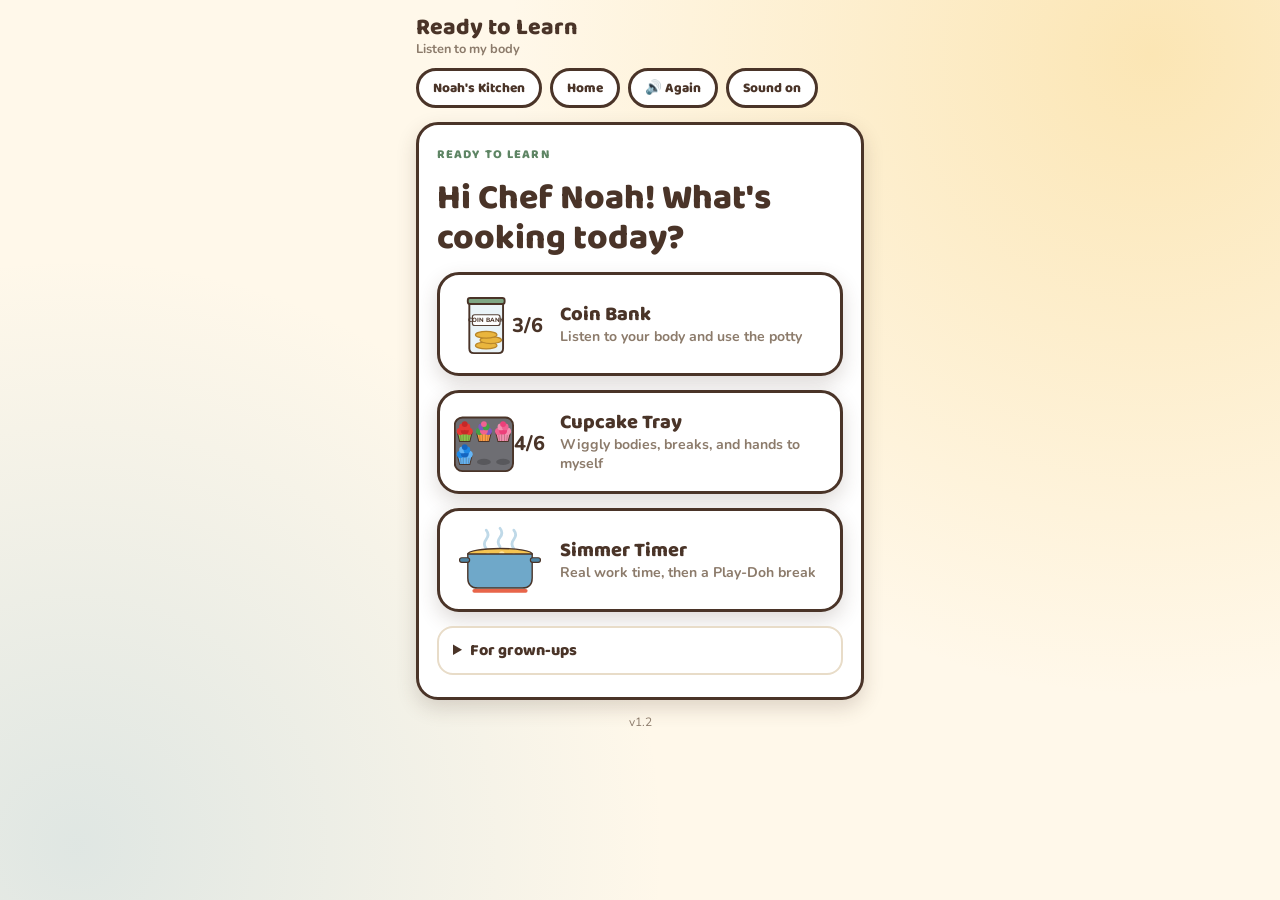
<file: ready-to-learn.html>
<!doctype html>
<html lang="en">
<head>
<meta charset="utf-8">
<meta name="viewport" content="width=device-width, initial-scale=1, viewport-fit=cover">
<title>Ready to Learn</title>
<link rel="preconnect" href="https://fonts.googleapis.com">
<link rel="stylesheet" href="https://fonts.googleapis.com/css2?family=Baloo+2:wght@500;700;800&family=Nunito:wght@600;700;800&display=swap">
<style>
/* Layout: one column like Noah's Kitchen — a reward meter (coin jar or cupcake tray) above a single scene card.
   Single warm light look on purpose, matching the Noah's Kitchen app. */
:root {
  --cream: #FFF8EA; --butter: #F5C451; --tomato: #E8654A; --sage: #7FA684; --sage-deep: #5E8564;
  --cocoa: #4A3428; --sky: #6FA8C9; --sky-deep: #4E86A6; --paper: #FFFFFF; --muted: #8C7B6B;
  --shadow: rgba(74, 52, 40, 0.18); --gold: #E9B53D; --gold-deep: #B8862A;
  --display: "Baloo 2", "Arial Rounded MT Bold", system-ui, sans-serif;
  --body: "Nunito", system-ui, -apple-system, sans-serif;
  color-scheme: light;
}
* { box-sizing: border-box; }
[hidden] { display: none !important; }
html, body { height: 100%; }
body {
  margin: 0; background: var(--cream); color: var(--cocoa); font-family: var(--body); font-size: 18px; line-height: 1.4;
  background-image: radial-gradient(circle at 90% 6%, rgba(245,196,81,.35) 0%, transparent 45%), radial-gradient(circle at 6% 94%, rgba(111,168,201,.22) 0%, transparent 40%);
  background-attachment: fixed;
}
.app { max-width: 480px; margin: 0 auto; display: flex; flex-direction: column; gap: 14px;
  padding-left: max(16px, env(safe-area-inset-left, 0px)); padding-right: max(16px, env(safe-area-inset-right, 0px)); padding-block: 16px 48px; }
.top { display: flex; align-items: center; justify-content: space-between; gap: 10px; flex-wrap: wrap; }
.brand { font: 800 1.45rem/1.05 var(--display); }
.brand small { display: block; font: 700 .8rem var(--body); color: var(--muted); }
.toprow { display: flex; gap: 8px; flex-wrap: wrap; }
.pill { border: 3px solid var(--cocoa); background: var(--paper); color: var(--cocoa); border-radius: 999px; padding: 6px 14px;
  font: 800 .85rem var(--display); cursor: pointer; text-decoration: none; }
.card { background: var(--paper); border: 3px solid var(--cocoa); border-radius: 22px; padding: 20px 18px 22px;
  box-shadow: 0 8px 20px var(--shadow); display: flex; flex-direction: column; gap: 14px; }
.eyebrow { font: 800 .78rem var(--display); text-transform: uppercase; letter-spacing: .09em; color: var(--sage-deep); }
h1, h2 { font-family: var(--display); font-weight: 800; margin: 0; line-height: 1.12; text-wrap: balance; }
h1 { font-size: clamp(1.8rem, 7vw, 2.2rem); }
h2 { font-size: clamp(1.35rem, 5.6vw, 1.65rem); }
p { margin: 0; }
.say { font-size: 1.1rem; }
.es { color: var(--tomato); font-weight: 800; }
.stage { display: flex; justify-content: center; align-items: flex-end; gap: 8px; min-height: 120px; }
.stage svg { width: 112px; height: 112px; max-width: 40%; }
.pop { animation: pop .6s ease; }
@keyframes pop { 0%{transform:scale(1)} 40%{transform:scale(1.08) translateY(-8px)} 100%{transform:scale(1)} }
.choices { display: grid; grid-template-columns: 1fr 1fr; gap: 12px; }
.choices.three { grid-template-columns: repeat(3, 1fr); }
.choice { display: flex; flex-direction: column; align-items: center; justify-content: center; gap: 6px; min-height: 120px;
  padding: 14px 8px; border: 3px solid var(--cocoa); background: var(--paper); color: var(--cocoa); border-radius: 18px;
  cursor: pointer; font: 800 1rem/1.2 var(--display); text-align: center; box-shadow: 0 4px 0 var(--shadow); }
.choice .pic { font-size: 2.4rem; line-height: 1; }
.choice:active { transform: translateY(2px); box-shadow: none; }
.choice.done { background: #E9F2E7; border-color: var(--sage-deep); }
.choice .num { font: 800 1.4rem var(--display); color: var(--sage-deep); }
.shake { animation: shake .35s; }
@keyframes shake { 25%{transform:translateX(-6px)} 75%{transform:translateX(6px)} }
.btn { border: 3px solid var(--cocoa); border-radius: 18px; padding: 14px 18px; font: 800 1.15rem var(--display); cursor: pointer;
  background: var(--butter); color: var(--cocoa); box-shadow: 0 5px 0 var(--cocoa); }
.btn:active { transform: translateY(3px); box-shadow: 0 2px 0 var(--cocoa); }
.btn.alt { background: var(--paper); }
.btn.go { background: var(--sage); color: #fff; }
.row { display: flex; gap: 10px; flex-wrap: wrap; }
.row > * { flex: 1 1 180px; }
.hint { font-weight: 800; color: var(--sky-deep); min-height: 1.4em; }
.script { border: 3px dashed var(--tomato); border-radius: 18px; padding: 16px; text-align: center; background: #FFF4EF; }
.script b { display: block; font: 800 clamp(1.4rem, 6vw, 1.8rem)/1.15 var(--display); color: var(--cocoa); }
.script small { display: block; margin-top: 6px; color: var(--muted); font-weight: 700; }
.rule { background: #E6F1F7; border-radius: 16px; padding: 12px 14px; font: 800 1.05rem var(--display); color: var(--sky-deep); text-align: center; }
.meter { background: var(--paper); border: 3px solid var(--cocoa); border-radius: 22px; padding: 10px 14px; display: flex; align-items: center; gap: 12px; box-shadow: 0 6px 14px var(--shadow); }
.meter svg { width: 120px; height: 84px; flex-shrink: 0; }
.meter .mlabel { font: 800 1.05rem/1.15 var(--display); }
.meter .mlabel small { display: block; font: 700 .82rem var(--body); color: var(--muted); }
.stations { display: grid; gap: 14px; }
.station { display: flex; align-items: center; gap: 14px; text-align: left; border: 3px solid var(--cocoa); background: var(--paper);
  border-radius: 22px; padding: 14px; cursor: pointer; box-shadow: 0 8px 20px var(--shadow); color: var(--cocoa); font: inherit; width: 100%; }
.station:active { transform: scale(.98); }
.station svg { width: 92px; height: 70px; flex-shrink: 0; }
.station .t { font: 800 1.25rem/1.1 var(--display); }
.station .s { font: 700 .88rem var(--body); color: var(--muted); margin-top: 2px; }
.timer { font: 800 clamp(3.2rem, 16vw, 4.4rem)/1 var(--display); text-align: center; font-variant-numeric: tabular-nums; }
.chips { display: flex; gap: 8px; flex-wrap: wrap; justify-content: center; }
.chip { border: 3px solid var(--cocoa); background: var(--paper); border-radius: 999px; padding: 8px 16px; font: 800 1rem var(--display); cursor: pointer; color: var(--cocoa); }
.chip[aria-pressed="true"] { background: var(--butter); }
.big-svg { display: flex; justify-content: center; }
.big-svg svg { width: 220px; max-width: 70%; height: auto; }
details { background: var(--paper); border: 2px solid #E8DCC8; border-radius: 16px; padding: 10px 14px; font-size: .95rem; }
summary { font: 800 1rem var(--display); cursor: pointer; }
details ul { margin: 8px 0 0; padding-left: 20px; display: grid; gap: 6px; }
.bubble { animation: rise 2.2s ease-in infinite; }
@keyframes rise { 0%{transform:translateY(0); opacity:0} 20%{opacity:1} 100%{transform:translateY(-38px); opacity:0} }
.steam { animation: steam 3s ease-in-out infinite; }
@keyframes steam { 0%,100%{opacity:.25; transform:translateY(0)} 50%{opacity:.8; transform:translateY(-6px)} }
.lid-open { transform-origin: 30px 58px; animation: lid 1s ease forwards; }
@keyframes lid { to { transform: rotate(-28deg) translateY(-6px); } }
.twinkle { animation: tw 1.2s ease-in-out infinite alternate; }
@keyframes tw { from{opacity:.2} to{opacity:1} }
.paused .bubble, .paused .steam { animation-play-state: paused; }
button:focus-visible, a:focus-visible { outline: 3px solid var(--sky-deep); outline-offset: 3px; }
@media (prefers-reduced-motion: reduce) { .pop, .shake, .bubble, .steam, .lid-open, .twinkle { animation: none; } }
@media (max-width: 380px) { .choices.three { grid-template-columns: 1fr; } }
</style>
</head>
<body>

<div class="app">
  <div class="top">
    <div class="brand">Ready to Learn<small>Listen to my body</small></div>
    <div class="toprow">
      <a class="pill" href="index.html">Noah's Kitchen</a>
      <button class="pill" id="homeBtn">Home</button>
      <button class="pill" id="againBtn">🔊 Again</button>
      <button class="pill" id="soundBtn" aria-pressed="true">Sound on</button>
    </div>
  </div>
  <div class="meter" id="meter" hidden></div>
  <main class="card" id="screen" aria-live="polite"></main>
  <p style="text-align:center;font-size:.75rem;color:var(--muted);margin:0">v1.2</p>
</div>

<script>
/* ---------- pictures ---------- */
const INK = "#4A3428";
function face(kind, mood) {
  let body = "";
  if (kind === "chef") body = `<circle cx="60" cy="74" r="36" fill="#F6C9A4" stroke="${INK}" stroke-width="3"/><path d="M28 48 q-8 -26 16 -26 q4 -14 16 -10 q12 -4 16 10 q24 0 16 26z" fill="#fff" stroke="${INK}" stroke-width="3"/><rect x="30" y="42" width="60" height="10" rx="3" fill="#fff" stroke="${INK}" stroke-width="3"/>`;
  else if (kind === "maestra") body = `<path d="M14 54 h92 a46 46 0 0 1 -92 0z" fill="#E8654A" stroke="${INK}" stroke-width="3"/><path d="M14 54 h92" stroke="#7FA684" stroke-width="9"/><circle cx="40" cy="74" r="2.4" fill="${INK}"/><circle cx="80" cy="78" r="2.4" fill="${INK}"/><circle cx="60" cy="90" r="2.4" fill="${INK}"/><circle cx="46" cy="66" r="10" fill="none" stroke="${INK}" stroke-width="2.5"/><circle cx="74" cy="66" r="10" fill="none" stroke="${INK}" stroke-width="2.5"/><path d="M56 66 h8" stroke="${INK}" stroke-width="2.5"/>`;
  else if (kind === "mango") body = `<ellipse cx="60" cy="70" rx="38" ry="42" fill="#FFA63D" stroke="${INK}" stroke-width="3"/><path d="M60 28 q14 -16 28 -8 q-10 14 -28 8z" fill="#7FA684" stroke="${INK}" stroke-width="2"/>`;
  else body = `<circle cx="60" cy="70" r="40" fill="#6F7CF2" stroke="${INK}" stroke-width="3"/><path d="M46 30 l7 8 l7 -10 l7 10 l7 -8 v8 h-28z" fill="#3D4BB8"/>`;
  const ey = kind === "maestra" ? 66 : 70;
  let eyes = `<circle cx="46" cy="${ey}" r="4.5" fill="${INK}"/><circle cx="74" cy="${ey}" r="4.5" fill="${INK}"/>`;
  if (mood === "sad") eyes = `<path d="M40 ${ey} q6 -5 12 0 M68 ${ey} q6 -5 12 0" stroke="${INK}" stroke-width="4" fill="none" stroke-linecap="round"/>`;
  if (mood === "worried") eyes += `<path d="M38 ${ey-12} q8 -6 14 -2 M68 ${ey-14} q6 -4 14 2" stroke="${INK}" stroke-width="3" fill="none" stroke-linecap="round"/>`;
  const my = kind === "maestra" ? 82 : 86;
  let mouth = `<path d="M46 ${my} q14 13 28 0" stroke="${INK}" stroke-width="4" fill="none" stroke-linecap="round"/>`;
  if (mood === "excited") mouth = `<path d="M44 ${my-2} q16 20 32 0z" fill="${INK}"/>`;
  if (mood === "neutral") mouth = `<path d="M48 ${my+2} h24" stroke="${INK}" stroke-width="4" stroke-linecap="round"/>`;
  if (mood === "worried") mouth = `<ellipse cx="60" cy="${my+4}" rx="6" ry="7" fill="${INK}"/>`;
  if (mood === "sad") mouth = `<path d="M46 ${my+8} q14 -11 28 0" stroke="${INK}" stroke-width="4" fill="none" stroke-linecap="round"/>`;
  const cheeks = (mood === "sad" || mood === "worried") ? "" : `<circle cx="36" cy="${my-4}" r="5" fill="#FF8F8F" opacity=".55"/><circle cx="84" cy="${my-4}" r="5" fill="#FF8F8F" opacity=".55"/>`;
  return `<svg viewBox="0 0 120 120" role="img" aria-label="${kind} ${mood}">${body}${cheeks}${eyes}${mouth}</svg>`;
}

function jarSVG(n) {
  let coins = "";
  for (let i = 0; i < n; i++) {
    const y = 70 - i * 7, x = 30 + (i % 2) * 6;
    coins += `<ellipse cx="${x + 12}" cy="${y}" rx="14" ry="4.5" fill="#E9B53D" stroke="#B8862A" stroke-width="1.6"/>`;
  }
  return `<svg viewBox="0 0 120 84" role="img" aria-label="Coin bank with ${n} of 6 coins">
    <rect x="18" y="8" width="48" height="8" rx="3" fill="#7FA684" stroke="${INK}" stroke-width="2.5"/>
    <path d="M20 16 h44 v58 q0 6 -6 6 h-32 q-6 0 -6 -6z" fill="#EAF4F8" stroke="${INK}" stroke-width="2.5"/>
    ${coins}
    <rect x="24" y="30" width="36" height="14" rx="3" fill="#fff" stroke="${INK}" stroke-width="1.5" opacity=".92"/>
    <text x="42" y="40" text-anchor="middle" font-family="Baloo 2, sans-serif" font-weight="800" font-size="8" fill="${INK}">COIN BANK</text>
    <text x="96" y="52" text-anchor="middle" font-family="Baloo 2, sans-serif" font-weight="800" font-size="26" fill="${INK}">${n}/6</text>
  </svg>`;
}

const LINERS = ["#8BC34A", "#FF9F45", "#F48FB1", "#64B5F6", "#8BC34A", "#F48FB1"];
const POMS = [["#E53935","#E53935","#C62828"],["#43A047","#7E57C2","#F06292"],["#F06292","#F48FB1","#EC407A"],["#1E88E5","#64B5F6","#1565C0"],["#FDD835","#FFFFFF","#FDD835"],["#795548","#64B5F6","#795548"]];
function cupcake(x, y, i, s = 1) {
  const L = LINERS[i % 6], P = POMS[i % 6];
  return `<g transform="translate(${x} ${y}) scale(${s})">
    <path d="M-10 0 h20 l-3 12 h-14z" fill="${L}" stroke="${INK}" stroke-width="1.4"/>
    <path d="M-6 1 l1 10 M-2 1 v11 M2 1 v11 M6 1 l-1 10" stroke="${INK}" stroke-width=".8" opacity=".5"/>
    <circle cx="-6" cy="-2" r="5" fill="${P[0]}"/><circle cx="6" cy="-2" r="5" fill="${P[1]}"/><circle cx="0" cy="-3" r="5.5" fill="${P[2]}"/>
    <circle cx="-3" cy="-8" r="4.6" fill="${P[1]}"/><circle cx="3" cy="-8" r="4.6" fill="${P[0]}"/><circle cx="0" cy="-12" r="4" fill="${P[2]}"/>
  </g>`;
}
function traySVG(n) {
  let cells = "";
  for (let i = 0; i < 6; i++) {
    const cx = 14 + (i % 3) * 25, cy = 30 + Math.floor(i / 3) * 30;
    cells += i < n ? cupcake(cx, cy, i, .95) : `<ellipse cx="${cx}" cy="${cy + 8}" rx="9" ry="4" fill="#58585C"/>`;
  }
  return `<svg viewBox="0 0 120 84" role="img" aria-label="Cupcake tray with ${n} of 6 cupcakes">
    <rect x="1" y="10" width="76" height="70" rx="10" fill="#6E6E73" stroke="${INK}" stroke-width="2.5"/>
    ${cells}
    <text x="99" y="52" text-anchor="middle" font-family="Baloo 2, sans-serif" font-weight="800" font-size="26" fill="${INK}">${n}/6</text>
  </svg>`;
}

function basketSVG(open) {
  let weave = "";
  for (let y = 70; y < 128; y += 9) weave += `<path d="M18 ${y} h164" stroke="#C9A877" stroke-width="2"/>`;
  for (let x = 30; x < 180; x += 16) weave += `<path d="M${x} 64 v66" stroke="#D9BF8F" stroke-width="1.6" opacity=".7"/>`;
  const bow = (x) => `<path d="M${x} 62 q-14 -12 -16 2 q2 10 16 -2 q14 -12 16 2 q-2 10 -16 -2" fill="none" stroke="#D93A3A" stroke-width="5"/><path d="M${x} 62 l-6 18 M${x} 62 l6 18" stroke="#D93A3A" stroke-width="4"/>`;
  const stars = open ? `<g class="twinkle"><path d="M60 22 l4 8 9 1 -7 6 2 9 -8 -5 -8 5 2 -9 -7 -6 9 -1z" fill="#F5C451"/><path d="M140 14 l3 6 7 1 -5 4 1 7 -6 -4 -6 4 1 -7 -5 -4 7 -1z" fill="#F5C451"/><path d="M100 4 l3 6 7 1 -5 4 1 7 -6 -4 -6 4 1 -7 -5 -4 7 -1z" fill="#E8654A"/></g>` : "";
  return `<svg viewBox="0 0 200 140" role="img" aria-label="Chef Noah's picnic basket">
    ${stars}
    <path d="M70 58 v-36 q0 -6 6 -6 h48 q6 0 6 6 v36" fill="none" stroke="#E3C9A0" stroke-width="9"/>
    <path d="M16 64 h168 l-8 66 h-152z" fill="#E8D2A8" stroke="${INK}" stroke-width="3"/>
    ${weave}
    <g class="${open ? "lid-open" : ""}"><rect x="12" y="50" width="176" height="14" rx="4" fill="#EBD8B3" stroke="${INK}" stroke-width="3"/></g>
    ${bow(50)}${bow(150)}
    <rect x="58" y="78" width="84" height="44" rx="5" fill="#2A2A2A" stroke="#E8D2A8" stroke-width="3"/>
    <text x="100" y="94" text-anchor="middle" font-family="Baloo 2, sans-serif" font-weight="800" font-size="11" fill="#7CE36F">Chef Noah's</text>
    <text x="100" y="106" text-anchor="middle" font-family="Baloo 2, sans-serif" font-weight="800" font-size="10" fill="#7CE36F">Picnic</text>
    <text x="100" y="117" text-anchor="middle" font-family="Baloo 2, sans-serif" font-weight="800" font-size="10" fill="#7CE36F">Basket</text>
  </svg>`;
}

function ovenSVG(baked) {
  let cakes = "";
  for (let i = 0; i < 6; i++) cakes += cupcake(58 + (i % 3) * 32 + (i > 2 ? 16 : 0), i > 2 ? 104 : 84, i, 1);
  const glow = baked ? `<rect x="38" y="58" width="124" height="64" rx="8" fill="#FFD27A" opacity=".55" class="twinkle"/>` : "";
  return `<svg viewBox="0 0 200 150" role="img" aria-label="Play kitchen oven with 6 cupcakes">
    <rect x="22" y="14" width="156" height="130" rx="14" fill="#F2EEE8" stroke="${INK}" stroke-width="3"/>
    <rect x="22" y="14" width="156" height="30" rx="14" fill="#E8654A" stroke="${INK}" stroke-width="3"/>
    <circle cx="50" cy="29" r="7" fill="#fff" stroke="${INK}" stroke-width="2"/><circle cx="74" cy="29" r="7" fill="#fff" stroke="${INK}" stroke-width="2"/>
    <rect x="110" y="22" width="56" height="14" rx="4" fill="#fff" stroke="${INK}" stroke-width="2"/>
    <text x="138" y="33" text-anchor="middle" font-family="Baloo 2, sans-serif" font-weight="800" font-size="10" fill="${INK}">${baked ? "DING!" : "BAKE"}</text>
    <rect x="34" y="54" width="132" height="72" rx="10" fill="#3A2C26" stroke="${INK}" stroke-width="3"/>
    ${glow}${cakes}
    <rect x="60" y="130" width="80" height="6" rx="3" fill="${INK}"/>
  </svg>`;
}

function potSVG() {
  return `<svg viewBox="0 0 200 150" role="img" aria-label="Pot of soup simmering">
    <path class="steam" d="M70 30 q-8 -10 0 -20 q8 -10 0 -20" transform="translate(0 20)" stroke="#BFD9E8" stroke-width="6" fill="none" stroke-linecap="round"/>
    <path class="steam" style="animation-delay:.8s" d="M100 30 q-8 -10 0 -20 q8 -10 0 -20" transform="translate(0 16)" stroke="#BFD9E8" stroke-width="6" fill="none" stroke-linecap="round"/>
    <path class="steam" style="animation-delay:1.6s" d="M130 30 q-8 -10 0 -20 q8 -10 0 -20" transform="translate(0 20)" stroke="#BFD9E8" stroke-width="6" fill="none" stroke-linecap="round"/>
    <ellipse cx="100" cy="62" rx="70" ry="12" fill="#F5C451" stroke="${INK}" stroke-width="3"/>
    <circle class="bubble" cx="74" cy="64" r="5" fill="#FFE39A"/><circle class="bubble" style="animation-delay:.7s" cx="104" cy="62" r="6" fill="#FFE39A"/><circle class="bubble" style="animation-delay:1.4s" cx="130" cy="64" r="4" fill="#FFE39A"/>
    <path d="M30 62 h140 v52 q0 22 -22 22 h-96 q-22 0 -22 -22z" fill="#6FA8C9" stroke="${INK}" stroke-width="3"/>
    <rect x="12" y="70" width="22" height="10" rx="5" fill="#4E86A6" stroke="${INK}" stroke-width="2.5"/>
    <rect x="166" y="70" width="22" height="10" rx="5" fill="#4E86A6" stroke="${INK}" stroke-width="2.5"/>
    <path d="M44 142 h112" stroke="#E8654A" stroke-width="8" stroke-linecap="round"/>
  </svg>`;
}
function doughSVG() {
  return `<svg viewBox="0 0 200 130" role="img" aria-label="Play-Doh">
    <path d="M40 100 q-10 -40 30 -50 q20 -30 50 -10 q40 -6 40 34 q10 30 -30 30 h-70 q-20 0 -20 -4z" fill="#F48FB1" stroke="${INK}" stroke-width="3"/>
    <path d="M70 70 q10 -8 20 0 M110 64 q10 -6 18 2" stroke="#fff" stroke-width="4" fill="none" stroke-linecap="round" opacity=".7"/>
    <circle cx="150" cy="40" r="14" fill="#64B5F6" stroke="${INK}" stroke-width="3"/>
  </svg>`;
}

/* ---------- content ---------- */
// «text» = Spanish (shown in tomato, spoken with a Spanish voice)
const COIN = [
  { title:"The potty feeling", who:"chef", mood:"worried",
    setup:"You are playing with blocks. Your tummy feels tight and squeezy. Your legs want to dance!",
    clue:{ q:"What does your body need?", opts:[["🚽","The potty",1],["😴","A nap",0]],
      yes:"Yes! Tummy squeeze plus dancing legs means the potty.", hint:"Look again. Squeezy tummy and dancing legs. Does a nap help, or the potty?" },
    ask:"What do you do?",
    good:["🏃","Stop and go to the potty now"], bad:["🧱","Keep playing. Go later."],
    yes:"You listened to your body! The blocks will wait. You stayed dry.",
    no:"The potty feeling can't wait. Uh-oh, wet pants.",
    act:"Sit tall. Put your hand on your tummy. Say: My body is telling me something!" },
  { title:"Tell the teacher", who:"maestra", mood:"happy",
    setup:"It's work time. You feel the potty feeling.",
    ask:"What do you do?",
    good:["🙋","Tell the teacher"], bad:["🤞","Wait and hope it goes away"],
    yes:"You told the teacher! She said yes. You stayed dry.",
    no:"The potty feeling got bigger and bigger. Uh-oh, an accident.",
    say:{ line:"«Maestra, ¿puedo ir al baño?»", en:"Teacher, can I go to the potty?" } },
  { title:"Try the potty", who:"maestra", mood:"happy",
    setup:"The teacher says, Noah, time to try the potty. But you don't feel the potty feeling.",
    ask:"What do you do?",
    good:["👍","Say Okay, I'll try!"], bad:["🙅","Say No, I don't have to!"],
    yes:"Trying counts! A little pee was hiding. Now you stay dry.",
    no:"Pee can hide in your body. Later it sneaks out. Uh-oh, wet pants.",
    rule:"Pee can hide. When the teacher says try, I try!",
    say:{ line:"Okay, I'll try!" } },
  { title:"Toys can wait", who:"maestra", mood:"happy",
    setup:"You are building a big tower. The teacher says, Time to try the potty!",
    ask:"What do you do?",
    good:["🧸","Okay! My toys will wait."], bad:["😤","NO! I'm playing!"],
    yes:"Your tower waited for you! Next time, be the boss: tell the teacher before she asks.",
    no:"Then the potty feeling came too fast. Uh-oh, wet pants.",
    rule:"Be the boss of your body: tell the teacher first!",
    act:"Pretend to put your toys down gently. Then give a thumbs up!" },
  { title:"Potty steps", type:"order",
    setup:"Let's go to the potty the right way!",
    ask:"Tap the steps in order.",
    steps:[["🚶","Go to the potty"],["🚽","Pee"],["🌊","Flush"],["🧼","Wash hands"],["🪑","Back to my seat"]],
    yes:"All done! Pee, flush, wash, and right back to your seat." },
  { title:"Big feelings", who:"chef", mood:"sad",
    setup:"Your tower fell down. You feel SO mad. And your tummy feels the potty squeeze!",
    clue:{ q:"Big feelings! Check your body. What does it need?", opts:[["🚽","The potty",1],["🧱","Throw blocks",0]],
      yes:"Yes! Big feelings can hide the potty feeling. Check your body!", hint:"Look again. Your tummy is squeezing. Where do we go?" },
    ask:"What do you do?",
    good:["🙋","Tell the teacher: I'm upset. I need the potty."], bad:["😠","Stay mad and wait"],
    yes:"Potty first, then calm down. You stayed dry!",
    no:"Big feelings and holding pee at the same time is too much for a body. Uh-oh, an accident.",
    rule:"When feelings get big, I check: do I need the potty?",
    say:{ line:"Teacher, I'm upset. I need the potty.", en:"Potty first, then calm down." },
    act:"Squeeze your hands tight. Breathe in, like smelling a cookie. Blow out, like cooling soup." },
  { title:"If an accident happens", type:"accident" }
];

const CUP = [
  { title:"Wiggly at the table", who:"chef", mood:"worried",
    setup:"It's work time. Your legs feel jumpy. Your body wants to move!",
    ask:"What can you do?",
    good:["🤲","Do a seat wiggle"], bad:["🏃","Walk around the room"],
    yes:"Seat wiggle! Your body moved, and you stayed at your table.",
    no:"You walked around the room. You missed your work, and your friends got distracted.",
    act:"Sitting down: push your palms together hard. Now wiggle your toes. Now chair push-ups: lift yourself up with your arms!" },
  { title:"I need a break", who:"chef", mood:"worried",
    setup:"You have been working a long time. Your head feels full. Your eyes feel tired.",
    clue:{ q:"Your brain is like a pot that's too full! What does it need?", opts:[["⏸️","A little break",1],["📚","More and more work",0]],
      yes:"Yes! A too-full brain needs a little break. Then it's ready to work again.", hint:"A too-full pot needs a rest. Does more work help, or a little break?" },
    ask:"What do you do?",
    good:["🙋","Ask for a break"], bad:["🚪","Walk away from the table"],
    yes:"You asked! The teacher says yes. Two minutes of Play-Doh!",
    no:"You walked away. The teacher didn't know what you needed.",
    say:{ line:"Teacher, I need a break.", en:"Use your words. Then wait for her answer." } },
  { title:"This is hard", who:"maestra", mood:"happy",
    setup:"The worksheet is tricky. You don't know what to do!",
    ask:"What do you do?",
    good:["🙋","Ask for help"], bad:["🏃","Leave the table"],
    yes:"You asked for help! The teacher showed you. Now you can do it.",
    no:"You left the table. The work is still tricky, and nobody knew you needed help.",
    say:{ line:"Teacher, can you help me?" } },
  { title:"First work, then Play-Doh", who:"chef", mood:"neutral",
    setup:"You have one more line to finish. Then it's Play-Doh time!",
    ask:"What comes first?",
    good:["✏️","Finish the line first"], bad:["🟣","Grab the Play-Doh now"],
    yes:"First work, then Play-Doh! Now you earned your break.",
    no:"Play-Doh comes after work. The line is still not done.",
    rule:"First work, then break.",
    act:"Trace a big line in the air with your finger. Done! Now squish pretend Play-Doh!" },
  { title:"Coming back", who:"chef", mood:"happy",
    setup:"Ding! The break timer is done. You love Play-Doh!",
    ask:"What do you do?",
    good:["🪑","Squish it in a ball. Back to my seat."], bad:["🙈","Keep playing"],
    yes:"You came right back! The teacher is so proud. Break time will come again.",
    no:"The teacher had to wait. Work time got shorter, and the next break got farther away.",
    rule:"When the timer dings, I come back.",
    act:"Squish pretend Play-Doh into a ball. Put it away. Hands in your lap!" },
  { title:"Carpet time", who:"maestra", mood:"happy",
    setup:"The teacher is reading a story on the carpet.",
    ask:"How do you listen?",
    good:["👂","Eyes watching, hands in lap"], bad:["🌀","Roll around and get up"],
    yes:"Whole-body listening! You heard the whole story.",
    no:"You missed the best part of the story.",
    act:"Sit criss-cross. Eyes on a grown-up. Hands in your lap. Count to five!" },
  { title:"Hands to myself at the table", who:"mango", mood:"happy",
    setup:"Mango is sitting next to you, working. You want to touch Mango's pencil and paper.",
    ask:"What do your hands do?",
    good:["✍️","Hands on my own paper"], bad:["👉","Poke and grab Mango's stuff"],
    yes:"Hands to myself! Calm hands stay on my own body and my own work.",
    no:"Mango's paper got messy. Mango feels upset, and the teacher says: hands to yourself.",
    act:"Put both hands flat on the table. Now hold a pretend pencil tight!" },
  { title:"Hands to myself on the carpet", who:"berry", mood:"happy",
    setup:"Berry is sitting next to you on the carpet. Berry's hair looks fun to touch.",
    ask:"What do your hands do?",
    good:["🤗","Hands in my lap"], bad:["✋","Touch Berry's hair"],
    yes:"Hands to myself! Berry can listen to the story too.",
    no:"Berry got bothered and couldn't hear the story. Berry feels upset.",
    act:"Give yourself a big hug. Now hands in your lap. Calm hands!" },
  { title:"I don't feel like it", who:"chef", mood:"worried",
    setup:"It's work time. You don't feel like doing your work. It feels boring.",
    ask:"What can you do?",
    good:["✏️","Do just the first one"], bad:["🙅","Push the paper away"],
    yes:"Just the first one! Once you start, it gets easier. Then check it off.",
    no:"The paper is still there. Work time got longer, and your break got farther away.",
    rule:"Start with just the first one.",
    act:"Pick up a pretend pencil. Write one big pretend letter. Check! One down!" },
  { title:"One at a time", who:"maestra", mood:"happy",
    setup:"You have 3 things to do. It looks like SO much!",
    ask:"How do you do it?",
    good:["✅","One at a time. Check it off."], bad:["😩","Give up. It's too much."],
    yes:"One at a time! Check, check, check. All done, and now you earned a break.",
    no:"Giving up made the work feel even bigger. The pile was still there.",
    rule:"One thing at a time.",
    act:"Hold up 3 fingers. Fold one down: one done! Fold another: two done! Fold the last one: all done!" },
  { title:"Group time, not my favorite", who:"maestra", mood:"happy",
    setup:"The class is doing an activity that is not your favorite. Everyone is sitting together.",
    ask:"What can you do?",
    good:["👀","Stay with my group. Watch and listen."], bad:["🚶","Wander away"],
    yes:"You stayed with the group! First group time, then something you like.",
    no:"You left your group. Your teacher had to stop to find you, and your friends missed you.",
    rule:"First group time, then free time.",
    say:{ line:"«Necesito un descanso»", en:"I need a break. Use your words if it is too hard." } },
  { title:"Asking to leave", who:"maestra", mood:"happy",
    setup:"You are in class. You want to walk around, or you need the baño.",
    ask:"What do you do?",
    good:["🙋","Ask the teacher first"], bad:["🚪","Walk out of the room"],
    yes:"You asked, and you waited for a yes! Then walk straight there and straight back.",
    no:"Your teacher did not know where you were. Walking out is not safe, and she had to stop to find you.",
    rule:"Ask first, then go.",
    say:{ line:"«¿Puedo ir al baño?»", en:"Can I go to the bathroom? If you feel bored, say «Necesito un descanso» (I need a break)." } },
  { title:"Pencils are for writing", who:"maestra", mood:"happy",
    setup:"You have a pencil in your hand. A friend is nearby, and running with it sounds fun!",
    ask:"What do you do with the pencil?",
    good:["✏️","Use it for writing and drawing"], bad:["🏃","Chase my friend with it"],
    yes:"Pencils are for writing and drawing. Chasing is for outside, and only after you ask a friend.",
    no:"A pencil can poke and hurt a friend. The fun had to stop.",
    rule:"Pencils are for writing.",
    act:"Pretend to hold a pencil. Draw a big circle in the air. Then put the pencil down on your desk." }
];

/* ---------- helpers ---------- */
const $ = (id) => document.getElementById(id);
const screen = $("screen"), meterEl = $("meter");
let soundOn = true;
const store = {
  get(k, d) { try { const v = localStorage.getItem(k); return v === null ? d : JSON.parse(v); } catch (e) { return d; } },
  set(k, v) { try { localStorage.setItem(k, JSON.stringify(v)); } catch (e) {} }
};
const fmt = (t) => t.replace(/«(.*?)»/g, '<span class="es">$1</span>');
const plain = (t) => t.replace(/[«»]/g, "");

let VOICES = [];
function loadVoices() { try { VOICES = speechSynthesis.getVoices() || []; } catch (e) {} }
try { loadVoices(); speechSynthesis.onvoiceschanged = loadVoices; } catch (e) {}
function pickVoice(lang) {
  const norm = (v) => (v.lang || "").replace("_", "-").toLowerCase(), want = lang.toLowerCase(), pre = want.slice(0, 2);
  return VOICES.find(v => norm(v) === want && v.localService) || VOICES.find(v => norm(v) === want)
    || VOICES.find(v => norm(v).startsWith(pre + "-") && v.localService) || VOICES.find(v => norm(v).startsWith(pre)) || null;
}
let speechId = 0; window.__utt = [];
function hush() { speechId++; try { speechSynthesis.cancel(); } catch (e) {} }
// Some phones drop speech that starts right after a cancel, so wait a moment before speaking.
let lastSpoken = "", speechUnlocked = false;
// iPhones and iPads only allow speech after a tap, so speak a silent sound on the first tap to unlock it.
function unlockSpeech() {
  if (speechUnlocked) return; speechUnlocked = true;
  try { const u = new SpeechSynthesisUtterance(" "); u.volume = 0; speechSynthesis.speak(u); } catch (e) {}
}
["pointerdown", "touchend", "click", "keydown"].forEach(ev => document.addEventListener(ev, unlockSpeech, true));
function speak(text, onEnd) {
  lastSpoken = text;
  const id = ++speechId;
  try { speechSynthesis.cancel(); speechSynthesis.resume(); } catch (e) {}
  setTimeout(() => { if (id === speechId) speakNow(text, onEnd ? () => { if (id === speechId) onEnd(); } : onEnd); }, 180);
}
function speakNow(text, onEnd) {
  try {
    if (!soundOn || !window.speechSynthesis) { if (onEnd) setTimeout(onEnd, 800); return; }
    if (!VOICES.length) loadVoices();
    const parts = text.split(/[«»]/);
    // Raw items: [text, isSpanish]. Only full Spanish phrases (2+ words) use the Spanish voice;
    // single words like teacher or potty stay in the English voice so it never gets stuck in Spanish.
    const esVoice = pickVoice("es-MX") || pickVoice("es-US") || pickVoice("es-ES");
    const enVoice = pickVoice("en-US") || pickVoice("en-GB");
    const raw = parts.map((p, i) => [p.trim(), i % 2 === 1]).filter(([p, es]) => p && (!es || esVoice));
    const items = [];
    raw.forEach(([p, es]) => {
      const last = items[items.length - 1];
      if (!es && last && !last[1]) last[0] += " " + p; else items.push([p, es]);
    });
    items.forEach(([p, es], i) => {
      const say = es ? p : p.replace(/[¿¡]/g, "");
      const u = new SpeechSynthesisUtterance(say);
      u.lang = es ? (esVoice.lang || "es-MX") : "en-US";
      const v = es ? esVoice : enVoice; if (v) u.voice = v;
      u.rate = es ? .8 : .88; u.pitch = 1.08;
      if (i === items.length - 1 && onEnd) u.onend = onEnd;
      window.__utt.push(u); if (window.__utt.length > 20) window.__utt.shift(); speechSynthesis.speak(u);
    });
  } catch (e) { if (onEnd) setTimeout(onEnd, 800); }
}
let actx;
function chime(good) {
  if (!soundOn) return;
  try {
    actx = actx || new (window.AudioContext || window.webkitAudioContext)();
    (good ? [523, 659, 784] : [392, 330]).forEach((f, i) => {
      const o = actx.createOscillator(), g = actx.createGain(), t = actx.currentTime + i * .12;
      o.frequency.value = f; g.gain.setValueAtTime(.0001, t); g.gain.exponentialRampToValueAtTime(.2, t + .02); g.gain.exponentialRampToValueAtTime(.0001, t + .35);
      o.connect(g).connect(actx.destination); o.start(t); o.stop(t + .4);
    });
  } catch (e) {}
}
const shuffle = (a) => { const b = a.slice(); for (let i = b.length - 1; i > 0; i--) { const j = Math.floor(Math.random() * (i + 1)); [b[i], b[j]] = [b[j], b[i]]; } return b; };
let timers = [], tick = null, wake = null;
function clearAll() { timers.forEach(clearTimeout); timers = []; if (tick) { clearInterval(tick); tick = null; } hush(); }

/* ---------- state ---------- */
let mode = null, list = [], idx = 0, earned = 0;
function renderMeter() {
  if (!mode) { meterEl.hidden = true; return; }
  meterEl.hidden = false;
  meterEl.innerHTML = mode === "coin"
    ? `${jarSVG(earned)}<div class="mlabel">Chef Noah's Coin Bank<small>6 coins opens the picnic basket</small></div>`
    : `${traySVG(earned)}<div class="mlabel">Cupcake Tray<small>6 cupcakes go in the oven</small></div>`;
}

/* ---------- home ---------- */
function home() {
  clearAll(); mode = null; renderMeter();
  screen.innerHTML = `
    <div class="eyebrow">Ready to Learn</div>
    <h1>Hi Chef Noah! What's cooking today?</h1>
    <div class="stations">
      <button class="station" data-go="coin">${jarSVG(3)}<div><div class="t">Coin Bank</div><div class="s">Listen to your body and use the potty</div></div></button>
      <button class="station" data-go="cup">${traySVG(4)}<div><div class="t">Cupcake Tray</div><div class="s">Wiggly bodies, breaks, and hands to myself</div></div></button>
      <button class="station" data-go="simmer"><svg viewBox="0 0 200 150">${potSVG().replace(/^<svg[^>]*>|<\/svg>$/g, "")}</svg><div><div class="t">Simmer Timer</div><div class="s">Real work time, then a Play-Doh break</div></div></button>
    </div>
    <details>
      <summary>For grown-ups</summary>
      <ul>
        <li>The Coin Bank and Cupcake Tray mirror Noah's school system: 6 coins for staying dry opens the picnic basket, and 6 cupcakes go to the play kitchen. App coins and cupcakes are practice only.</li>
        <li>Each Cupcake Tray round plays 6 of the scenarios and rotates, so every one comes up.</li>
        <li>Act-it-out moves are done sitting down so he can use them at his table.</li>
      </ul>
    </details>`;
  screen.querySelectorAll(".station .s").forEach(el => el.innerHTML = fmt(el.textContent));
  screen.querySelectorAll("[data-go]").forEach(b => b.onclick = () => b.dataset.go === "simmer" ? simmerSetup() : startStation(b.dataset.go));
  speak("Hi Chef Noah! What's cooking today?");
}

function startStation(m) {
  clearAll(); mode = m; idx = 0; earned = 0;
  if (m === "coin") list = COIN.slice();
  else {
    const off = store.get("rtl-cup-offset", 0) % CUP.length;
    list = Array.from({ length: 6 }, (_, i) => CUP[(off + i) % CUP.length]);
    store.set("rtl-cup-offset", (off + 6) % CUP.length);
  }
  renderMeter(); showScene();
}

function showScene() {
  clearAll();
  const s = list[idx];
  if (s.type === "order") return orderGame(s, () => reward(s));
  if (s.type === "accident") return accident();
  if (s.clue) return clueQ(s);
  choiceQ(s);
}
function stepLabel(s) { return `${mode === "coin" ? "Coin Bank" : "Cupcake Tray"} · ${idx + 1} of ${list.length} · ${s.title}`; }
function stage(s) { return `<div class="stage">${face("chef", s.who === "chef" ? s.mood : "happy")}${s.who && s.who !== "chef" ? face(s.who, s.mood) : ""}</div>`; }

function clueQ(s) {
  screen.innerHTML = `
    <div class="eyebrow">${stepLabel(s)} · Body clue</div>
    ${stage(s)}
    <p class="say">${fmt(s.setup)}</p>
    <h2>${fmt(s.clue.q)}</h2>
    <div class="choices ${s.clue.opts.length > 2 ? "three" : ""}">${s.clue.opts.map(([p, t, ok]) => `<button class="choice" data-ok="${ok}"><span class="pic" aria-hidden="true">${p}</span><span>${fmt(t)}</span></button>`).join("")}</div>
    <p class="hint" id="hint"></p>
    <button class="btn go" id="nx" hidden>Next</button>`;
  speak(s.setup + " " + s.clue.q);
  screen.querySelectorAll("[data-ok]").forEach(b => b.onclick = () => {
    if (b.dataset.ok === "1") { chime(true); b.classList.add("done"); $("hint").innerHTML = fmt(s.clue.yes); speak(s.clue.yes); $("nx").hidden = false; }
    else { b.classList.add("shake"); setTimeout(() => b.classList.remove("shake"), 400); $("hint").innerHTML = fmt(s.clue.hint); speak(s.clue.hint); }
  });
  $("nx").onclick = () => choiceQ(s);
}

function choiceQ(s) {
  hush();
  const opts = shuffle([["good", s.good], ["bad", s.bad]]);
  screen.innerHTML = `
    <div class="eyebrow">${stepLabel(s)}</div>
    ${stage(s)}
    ${s.clue ? "" : `<p class="say">${fmt(s.setup)}</p>`}
    <h2>${fmt(s.ask)}</h2>
    <div class="choices">${opts.map(([k, [p, t]]) => `<button class="choice" data-k="${k}"><span class="pic" aria-hidden="true">${p}</span><span>${fmt(t)}</span></button>`).join("")}</div>
    <button class="pill" id="again">Hear it again</button>`;
  const read = () => { hush(); speak((s.clue ? "" : s.setup + " ") + s.ask + " " + plain(opts[0][1][1]) + "? Or " + plain(opts[1][1][1]) + "?"); };
  read(); $("again").onclick = read;
  screen.querySelectorAll("[data-k]").forEach(b => b.onclick = () => b.dataset.k === "good" ? yes(s) : no(s));
}

function reward(s) {
  hush(); chime(true); earned++; renderMeter(); meterEl.classList.remove("pop"); void meterEl.offsetWidth; meterEl.classList.add("pop");
  const prize = mode === "coin" ? "a coin in the Coin Bank" : "a cupcake on the tray";
  screen.innerHTML = `
    <div class="eyebrow">You did it!</div>
    <div class="stage pop">${face("chef", "excited")}${s.who && s.who !== "chef" ? face(s.who, "excited") : ""}</div>
    <h2>${fmt(s.yes)}</h2>
    <p class="say">You earned ${prize}!</p>
    ${s.rule ? `<div class="rule">${fmt(s.rule)}</div>` : ""}
    <button class="btn" id="nx">${s.say ? "Say it out loud" : s.act ? "Act it out" : "Next"}</button>`;
  speak(s.yes + " You earned " + prize + "!" + (s.rule ? " " + s.rule : ""));
  $("nx").onclick = () => s.say ? sayIt(s) : s.act ? act(s) : advance();
}
const yes = reward;

function no(s) {
  hush(); chime(false);
  const miss = mode === "coin" ? "No coin this time." : "No cupcake this time.";
  const learn = mode === "coin" ? "That's okay. Bodies are learning." : "That's okay. Brains are learning.";
  screen.innerHTML = `
    <div class="eyebrow">Oops</div>
    <div class="stage">${face("chef", "neutral")}${s.who && s.who !== "chef" ? face(s.who, s.who === "mango" || s.who === "berry" ? "sad" : "worried") : ""}</div>
    <h2>${fmt(s.no)}</h2>
    <p class="say">${miss} ${learn} Let's try again.</p>
    <button class="btn" id="retry">Try again</button>`;
  speak(s.no + " " + miss + " " + learn + " Let's try again.");
  $("retry").onclick = () => choiceQ(s);
}

function sayIt(s, after) {
  hush();
  screen.innerHTML = `
    <div class="eyebrow">Say it out loud</div>
    <h2>Use your words. Say it with me!</h2>
    <div class="script"><b>${fmt(s.say.line)}</b>${s.say.en ? `<small>${fmt(s.say.en)}</small>` : ""}</div>
    <div class="row">
      <button class="btn alt" id="hear">Hear it</button>
      <button class="btn go" id="did">I said it!</button>
    </div>`;
  const read = () => {
    hush();
    const hasEs = /«/.test(s.say.line);
    const canEs = !!(pickVoice("es-MX") || pickVoice("es-US") || pickVoice("es-ES"));
    if (hasEs && canEs) speak("Say it with me. " + s.say.line + " That means, " + s.say.en);
    else speak("Say it with me. " + (hasEs ? s.say.en : s.say.line));
  };
  read(); $("hear").onclick = read;
  $("did").onclick = () => { chime(true); after ? after() : s.act ? act(s) : advance(); };
}

function act(s) {
  hush();
  screen.innerHTML = `
    <div class="eyebrow">Act it out · Sitting down</div>
    <div class="stage pop">${face("chef", "excited")}</div>
    <h2>${fmt(s.act)}</h2>
    <div class="row">
      <button class="btn alt" id="hear">Hear it again</button>
      <button class="btn go" id="did">I did it!</button>
    </div>`;
  const read = () => { hush(); speak(s.act); };
  read(); $("hear").onclick = read;
  $("did").onclick = advance;
}

function advance() { idx++; idx < list.length ? showScene() : finish(); }

function orderGame(s, done, label) {
  hush();
  const order = s.steps.map((st, i) => ({ st, i }));
  const cards = shuffle(order);
  let next = 0;
  screen.innerHTML = `
    <div class="eyebrow">${label || stepLabel(s)}</div>
    <p class="say">${fmt(s.setup)}</p>
    <h2>${fmt(s.ask)}</h2>
    <div class="choices">${cards.map(c => `<button class="choice" data-i="${c.i}"><span class="pic" aria-hidden="true">${c.st[0]}</span><span>${fmt(c.st[1])}</span></button>`).join("")}</div>
    <p class="hint" id="hint"></p>`;
  speak(s.setup + " " + s.ask);
  screen.querySelectorAll("[data-i]").forEach(b => b.onclick = () => {
    if (b.classList.contains("done")) return;
    if (+b.dataset.i === next) {
      b.classList.add("done"); b.insertAdjacentHTML("afterbegin", `<span class="num">${next + 1}</span>`);
      speak(plain(s.steps[next][1])); next++;
      if (next === s.steps.length) { $("hint").textContent = "All in order!"; timers.push(setTimeout(done, 1200)); }
    } else {
      b.classList.add("shake"); setTimeout(() => b.classList.remove("shake"), 400);
      $("hint").textContent = next === 0 ? "Hmm. What comes first?" : "Hmm. What comes next?"; speak($("hint").textContent);
    }
  });
}

function accident() {
  hush();
  const s = { title:"If an accident happens" };
  screen.innerHTML = `
    <div class="eyebrow">${stepLabel(s)} · Practice</div>
    <div class="stage">${face("chef", "worried")}</div>
    <p class="say">Uh-oh. Chef Noah had an accident. His pants are wet. That's okay. Accidents happen when bodies are learning.</p>
    <h2>What do you do?</h2>
    <div class="choices" id="ch"></div>
    <p class="hint" id="hint"></p>`;
  const opts = shuffle([["tell", "🙋", "Tell the teacher"], ["hide", "🙈", "Hide it and say nothing"]]);
  $("ch").innerHTML = opts.map(([k, p, t]) => `<button class="choice" data-k="${k}"><span class="pic" aria-hidden="true">${p}</span><span>${fmt(t)}</span></button>`).join("");
  speak("Uh-oh. Chef Noah had an accident. That's okay. Accidents happen when bodies are learning. What do you do? Tell the teacher? Or hide it?");
  screen.querySelectorAll("[data-k]").forEach(b => b.onclick = () => {
    if (b.dataset.k === "tell") {
      chime(true);
      sayIt({ say:{ line:"Teacher, I had an accident.", en:"Nobody is mad. Grown-ups want to help." } }, () =>
        orderGame({ setup:"Now let's get clean and comfy.", ask:"Tap the steps in order.",
          steps:[["🙋","Tell the teacher"],["👖","Get clean clothes"],["🧼","Wash hands"],["🪑","Back to class"]] },
          braveBadge, "If an accident happens · Steps"));
    } else {
      $("hint").innerHTML = "Wet clothes feel cold and yucky. Nobody is mad. Grown-ups want to help. Let's tell!";
      speak(plain($("hint").textContent));
    }
  });
}
function braveBadge() {
  hush(); chime(true);
  screen.innerHTML = `
    <div class="eyebrow">Brave telling</div>
    <div class="big-svg pop"><svg viewBox="0 0 120 110" role="img" aria-label="Brave heart badge"><path d="M60 100 C10 66 6 30 32 20 C46 14 56 22 60 32 C64 22 74 14 88 20 C114 30 110 66 60 100z" fill="#E8654A" stroke="${INK}" stroke-width="4"/><text x="60" y="62" text-anchor="middle" font-family="Baloo 2, sans-serif" font-weight="800" font-size="18" fill="#fff">BRAVE</text></svg></div>
    <h2>You told a grown-up. That's brave!</h2>
    <p class="say">Accidents happen. Telling is always the right thing to do.</p>
    <button class="btn" id="nx">Next</button>`;
  speak("You told a grown-up. That's brave! Accidents happen. Telling is always the right thing to do.");
  $("nx").onclick = advance;
}

function finish() {
  clearAll(); chime(true);
  if (mode === "coin") {
    screen.innerHTML = `
      <div class="eyebrow">6 coins!</div>
      <div class="big-svg" id="pic">${basketSVG(false)}</div>
      <h1>The Coin Bank is full!</h1>
      <p class="say">Open Chef Noah's picnic basket!</p>
      <button class="btn" id="open">Open the basket</button>`;
    speak("Six coins! The coin bank is full! Open Chef Noah's picnic basket!");
    $("open").onclick = () => {
      chime(true); $("pic").innerHTML = basketSVG(true);
      screen.querySelector("h1").textContent = "Hooray, Chef Noah!";
      screen.querySelector(".say").textContent = "At school, 6 coins means a prize from your picnic basket. Listen to your body and tell the teacher!";
      $("open").outerHTML = `<div class="row"><button class="btn go" id="again">Play again</button><button class="btn alt" id="hm">Home</button></div>`;
      speak("Hooray! At school, six coins means a prize from your picnic basket. Listen to your body and tell the teacher!");
      $("again").onclick = () => startStation("coin"); $("hm").onclick = home;
    };
  } else {
    screen.innerHTML = `
      <div class="eyebrow">6 cupcakes!</div>
      <div class="big-svg" id="pic">${ovenSVG(false)}</div>
      <h1>Your tray is full!</h1>
      <p class="say">Let's bake them in the play kitchen!</p>
      <button class="btn" id="bake">Bake the cupcakes</button>`;
    speak("Six cupcakes! Your tray is full! Let's bake them in the play kitchen!");
    $("bake").onclick = () => {
      $("bake").disabled = true;
      timers.push(setTimeout(() => {
        chime(true); $("pic").innerHTML = ovenSVG(true);
        screen.querySelector("h1").textContent = "Ding! Cupcakes are ready!";
        screen.querySelector(".say").textContent = "At school, 6 cupcakes means 5 minutes in the play kitchen. Great focus, Chef Noah!";
        $("bake").outerHTML = `<div class="row"><button class="btn go" id="again">Play again</button><button class="btn alt" id="hm">Home</button></div>`;
        speak("Ding! At school, six cupcakes means five minutes in the play kitchen. Great focus, Chef Noah!");
        $("again").onclick = () => startStation("cup"); $("hm").onclick = home;
      }, 1500));
    };
  }
}

/* ---------- simmer timer ---------- */
function today() { return new Date().toISOString().slice(0, 10); }
function simmerTray() { const t = store.get("rtl-simmer", { d: today(), n: 0 }); return t.d === today() ? t : { d: today(), n: 0 }; }
async function keepAwake() { try { if (navigator.wakeLock) wake = await navigator.wakeLock.request("screen"); } catch (e) {} }
function letSleep() { try { if (wake) wake.release(); } catch (e) {} wake = null; }
function mmss(ms) { const s = Math.max(0, Math.ceil(ms / 1000)); return `${Math.floor(s / 60)}:${String(s % 60).padStart(2, "0")}`; }

function simmerSetup() {
  clearAll(); mode = null;
  const tray = simmerTray();
  meterEl.hidden = false;
  meterEl.innerHTML = `${traySVG(Math.min(tray.n, 6))}<div class="mlabel">Today's Simmer Tray<small>Each simmer + break earns a cupcake</small></div>`;
  let mins = store.get("rtl-simmer-min", 5);
  screen.innerHTML = `
    <div class="eyebrow">Simmer Timer</div>
    <div class="big-svg">${potSVG()}</div>
    <h2>Let's simmer! Sit and work until the soup is ready.</h2>
    <p class="say">Then you get a 2-minute Play-Doh break, just like school.</p>
    <p class="eyebrow" style="text-align:center">Grown-up: work minutes</p>
    <div class="chips">${[2, 3, 4, 5].map(m => `<button class="chip" data-m="${m}" aria-pressed="${m === mins}">${m} min</button>`).join("")}</div>
    <button class="btn go" id="start">Start simmering</button>`;
  screen.querySelectorAll("[data-m]").forEach(b => b.onclick = () => {
    mins = +b.dataset.m; store.set("rtl-simmer-min", mins);
    screen.querySelectorAll("[data-m]").forEach(x => x.setAttribute("aria-pressed", x === b));
  });
  speak("Let's simmer! Sit and work until the soup is ready. Then you get a Play-Doh break.");
  $("start").onclick = () => runTimer(mins * 60000, "work");
}

function runTimer(total, phase) {
  clearAll(); keepAwake();
  const isWork = phase === "work";
  let left = total, end = Date.now() + total, paused = false, halfSaid = false;
  screen.innerHTML = `
    <div class="eyebrow">${isWork ? "Simmering · Work time" : "Break time · Play-Doh"}</div>
    <div class="big-svg" id="pic">${isWork ? potSVG() : doughSVG()}</div>
    <div class="timer" id="clock">${mmss(total)}</div>
    <h2 id="msg">${isWork ? "Eyes on your work. Bottom in your seat." : "Squish, roll, and play!"}</h2>
    <div class="row">
      <button class="btn alt" id="pause">Pause</button>
      <button class="btn alt" id="stop">Stop</button>
    </div>`;
  speak(isWork ? "Simmering! Eyes on your work. Bottom in your seat." : "Break time! Squish, roll, and play with your Play-Doh!");
  $("stop").onclick = () => { letSleep(); simmerSetup(); };
  $("pause").onclick = () => {
    paused = !paused;
    if (paused) { left = end - Date.now(); $("pause").textContent = "Keep going"; $("pic").classList.add("paused"); }
    else { end = Date.now() + left; $("pause").textContent = "Pause"; $("pic").classList.remove("paused"); }
  };
  tick = setInterval(() => {
    if (paused) return;
    const rem = end - Date.now();
    $("clock").textContent = mmss(rem);
    if (isWork && !halfSaid && rem <= total / 2) { halfSaid = true; $("msg").textContent = "Halfway! Keep simmering."; speak("Halfway! Keep simmering."); }
    if (rem <= 0) { clearInterval(tick); tick = null; chime(true); isWork ? workDone() : breakDone(); }
  }, 250);
}

function workDone() {
  hush();
  screen.innerHTML = `
    <div class="eyebrow">Ding!</div>
    <div class="big-svg pop">${potSVG()}</div>
    <h1>Your soup is ready! Great focus!</h1>
    <button class="btn go" id="brk">Start Play-Doh break</button>`;
  speak("Ding! Your soup is ready! Great focus, Chef Noah! Time for your Play-Doh break.");
  $("brk").onclick = () => runTimer(2 * 60000, "break");
}

function breakDone() {
  hush(); letSleep();
  screen.innerHTML = `
    <div class="eyebrow">Ding! Break is over</div>
    <div class="big-svg">${doughSVG()}</div>
    <h2>Squish the Play-Doh into a ball. Come back to your seat.</h2>
    <button class="btn go" id="back">I'm back!</button>`;
  speak("Ding! Break is over. Squish the Play-Doh into a ball, and come back to your seat.");
  $("back").onclick = () => {
    const tray = simmerTray(); tray.n = Math.min(tray.n + 1, 6); store.set("rtl-simmer", tray);
    chime(true);
    meterEl.innerHTML = `${traySVG(tray.n)}<div class="mlabel">Today's Simmer Tray<small>Each simmer + break earns a cupcake</small></div>`;
    meterEl.classList.remove("pop"); void meterEl.offsetWidth; meterEl.classList.add("pop");
    const full = tray.n >= 6;
    screen.innerHTML = `
      <div class="eyebrow">You came right back!</div>
      <div class="big-svg pop">${full ? ovenSVG(true) : traySVG(tray.n)}</div>
      <h2>${full ? "6 cupcakes! Time to bake them in the play kitchen!" : "You earned a cupcake!"}</h2>
      <div class="row">
        <button class="btn go" id="again">Simmer again</button>
        <button class="btn alt" id="hm">Home</button>
      </div>`;
    speak(full ? "Six cupcakes! Time to bake them in the play kitchen!" : "You came right back! You earned a cupcake!");
    if (full) store.set("rtl-simmer", { d: today(), n: 0 });
    $("again").onclick = simmerSetup; $("hm").onclick = home;
  };
}

/* ---------- boot ---------- */
$("homeBtn").onclick = home;
document.getElementById("againBtn").onclick = () => { if (lastSpoken) speak(lastSpoken); };
$("soundBtn").onclick = (e) => {
  soundOn = !soundOn; if (!soundOn) hush();
  e.currentTarget.textContent = soundOn ? "Sound on" : "Sound off";
  e.currentTarget.setAttribute("aria-pressed", soundOn);
};
home();
</script>

</body>
</html>
</file>
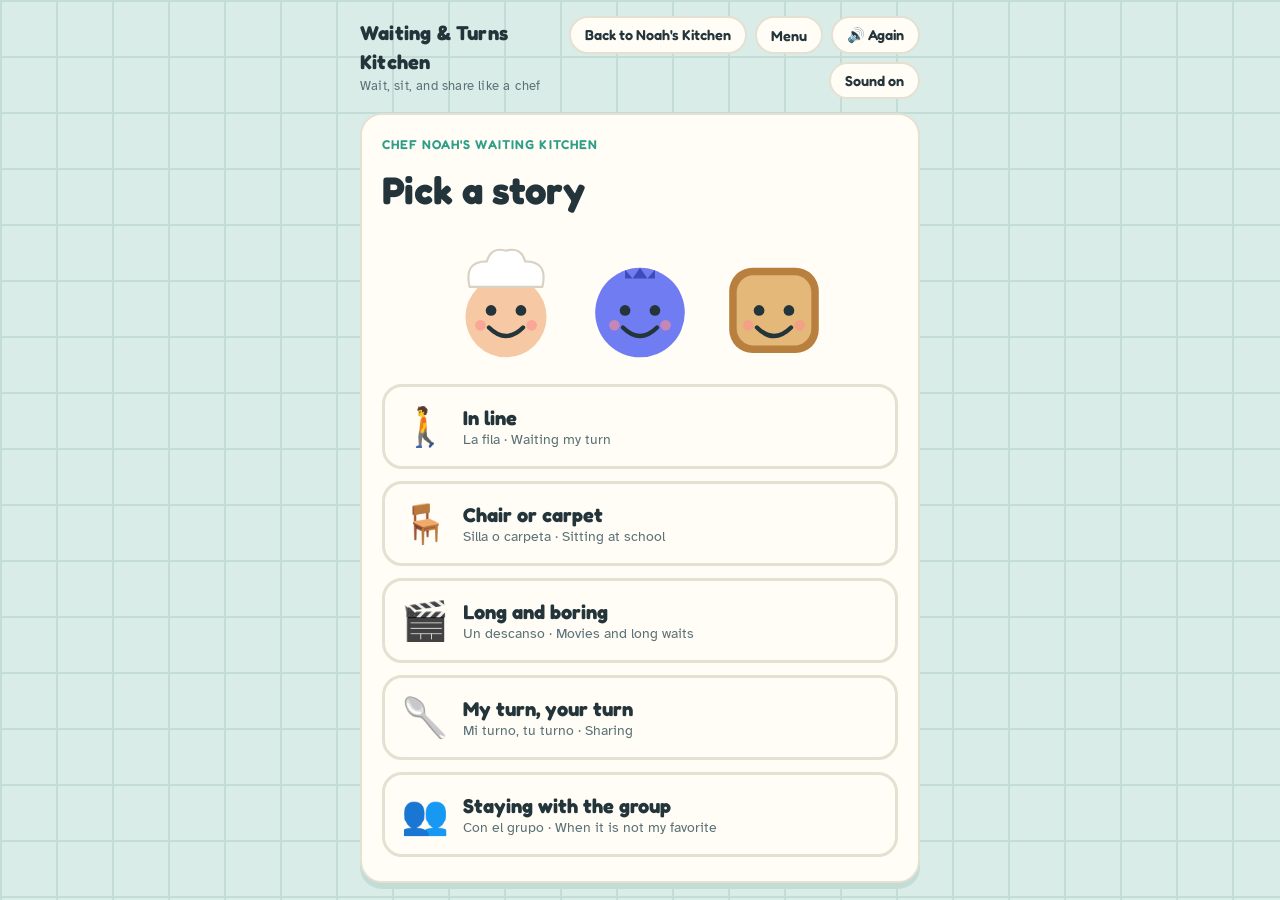
<file: waiting-turns.html>
<!doctype html>
<html lang="en">
<head>
<meta charset="utf-8">
<meta name="viewport" content="width=device-width, initial-scale=1">
<title>Waiting &amp; Turns Kitchen</title>
<link rel="preconnect" href="https://fonts.googleapis.com">
<link rel="stylesheet" href="https://fonts.googleapis.com/css2?family=Fredoka:wght@500;600;700&family=Atkinson+Hyperlegible:wght@400;700&display=swap">
<link rel="stylesheet" href="story-kit.css?v=202610301705">
</head>
<body>

<div class="app">
  <div class="top">
    <div class="brand">Waiting &amp; Turns Kitchen<small>Wait, sit, and share like a chef</small></div>
    <div class="toprow"><a class="iconbtn" href="index.html">Back to Noah's Kitchen</a><button class="iconbtn" id="menuBtn">Menu</button><button class="iconbtn" id="againBtn">🔊 Again</button>
      <button class="iconbtn" id="soundBtn" aria-pressed="true">Sound on</button></div>
  </div>
  <main class="card" id="screen" aria-live="polite"></main>
</div>

<script src="story-kit.js?v=202610301705"></script>
<script>
const screen = document.getElementById("screen");

/* Reusable "do it with the chef" move lists */
const MOVES = {
  soup: [["Breathe in. Smell the soup.", "Breathe in…"], ["Blow out. Cool the soup.", "Blow out…"], ["Breathe in. Smell the soup.", "Breathe in…"], ["Blow out. Cool the soup.", "Blow out…"], ["Nice and calm.", "Calm"]],
  count: [["Let's count the friends. One.", "1"], ["Two.", "2"], ["Three.", "3"], ["Four.", "4"], ["Five. Your turn is coming!", "5"]],
  squish: [["Hands flat on your seat or the floor.", "Hands flat"], ["Squish! One.", "Squish! 1"], ["Squish! Two.", "Squish! 2"], ["Squish! Three.", "Squish! 3"], ["Nice. Sit tall.", "Sit tall"]],
  sit: [["Bottom down.", "Bottom down"], ["Feet quiet.", "Feet quiet"], ["Hands in your lap.", "Hands in lap"], ["Eyes on the teacher.", "Eyes on teacher"], ["Great sitting!", "Great sitting!"]],
  toes: [["Wiggle your toes. Nobody can see!", "Wiggle toes"], ["Take a slow breath. One.", "Breath 1"], ["Slow breath. Two.", "Breath 2"], ["Slow breath. Three.", "Breath 3"], ["Good waiting.", "Good waiting"]],
};

/* Each story is a list of screens. Types: say, phrase, pick, feel, do, wait, line */
const STORIES = [
  { id: "line", pic: "🚶", title: "In line", es: "La fila", sub: "Waiting my turn",
    screens: [
      { t: "say", step: "Story: In line", faces: [["chef","neutral"],["berry","happy"],["toast","happy"]], h: "Noah is in line.", p: "Everyone is waiting for a turn." },
      { t: "phrase", step: "A new word", h: "In Spanish, a line is…", items: [{ pic: "🚶", es: "La fila", en: "The line" }] },
      { t: "say", step: "Waiting is hard", faces: [["chef","mad"]], h: "Noah's body wants to go, go, go!", p: "That is okay. Waiting is hard. The line is moving, little by little." },
      { t: "pick", step: "What can Noah do?", faces: [["chef","neutral"]], h: "What can Noah do while he waits?",
        opts: [{ pic: "🏃", text: "Push to the front", bad: "Pushing hurts friends. The line is for everyone." },
               { pic: "🔢", text: "Count the friends", good: "Counting is a great waiting trick!", moves: "count" },
               { pic: "🍲", text: "Cool the soup", good: "Breathing is a great waiting trick!", moves: "soup" }] },
      { t: "do", step: "Do it with the chef", moves: "pick" },
      { t: "line", step: "The line moves", h: "The line moves, little by little." },
      { t: "end", h: "You waited! Your turn came!", p: "Waiting is hard. You did it." },
    ] },
  { id: "sit", pic: "🪑", title: "Chair or carpet", es: "Silla o carpeta", sub: "Sitting at school",
    screens: [
      { t: "say", step: "Story: Sitting", faces: [["chef","neutral"]], h: "It is time to sit with the class.", p: "The teacher says you can choose." },
      { t: "phrase", step: "Two choices", h: "Chair or carpet. You choose!", items: [{ pic: "🪑", es: "La silla", en: "The chair" }, { pic: "🟦", es: "La carpeta", en: "The carpet" }] },
      { t: "pick", step: "You choose!", faces: [["chef","excited"]], h: "Where do you want to sit?",
        opts: [{ pic: "🪑", text: "La silla (chair)", good: "Good choice! The chair is okay." },
               { pic: "🟦", text: "La carpeta (carpet)", good: "Good choice! The carpet is okay." }] },
      { t: "say", step: "My body job", faces: [["chef","happy"]], h: "My body has a job.", p: "Bottom down. Feet quiet. Eyes on the teacher." },
      { t: "pick", step: "Uh oh, wiggly!", faces: [["chef","mad"]], h: "My body feels wiggly. What can I do?",
        opts: [{ pic: "🌀", text: "Roll around", bad: "Rolling bumps friends. Let's try a calm tool." },
               { pic: "🪑", text: "Squish the dough", good: "Squishing is a great calm tool!", moves: "squish" },
               { pic: "🛋️", text: "Ask for a break", good: "Asking is brave! Let's say it.", moves: "askbreak" }] },
      { t: "do", step: "Do it with the chef", moves: "pick" },
      { t: "end", h: "You are a great sitter!", p: "Wiggly bodies can find calm tools." },
    ] },
  { id: "boring", pic: "🎬", title: "Long and boring", es: "Un descanso", sub: "Movies and long waits",
    screens: [
      { t: "say", step: "Story: A long movie", faces: [["chef","neutral"]], h: "The class is watching a long movie.", p: "Some parts feel boring." },
      { t: "say", step: "Boring is a feeling", faces: [["chef","sad"]], h: "Boring is a feeling. Bodies get wiggly.", p: "That is normal. Noah can wait without leaving his spot." },
      { t: "pick", step: "What can Noah do?", faces: [["chef","neutral"]], h: "What can Noah do?",
        opts: [{ pic: "🏃", text: "Run around the room", bad: "The movie is for sitting. Running bothers the class. Try again." },
               { pic: "🧸", text: "Hold something soft", good: "Holding something soft helps your body wait.", moves: "toes" },
               { pic: "🙋", text: "Ask for a break", good: "Asking is brave! Let's say it.", moves: "askbreak" }] },
      { t: "do", step: "Do it with the chef", moves: "pick" },
      { t: "board", step: "First and then", h: "First movie. Then it is over!", first: ["🎬", "Movie"], then: ["🎉", "Next thing"] },
      { t: "end", h: "You waited for the movie!", p: "Long things end. You can wait." },
    ] },
  { id: "turns", pic: "🥄", title: "My turn, your turn", es: "Mi turno, tu turno", sub: "Sharing",
    screens: [
      { t: "say", step: "Story: Sharing", faces: [["chef","excited"],["berry","excited"]], h: "Noah and Berry both want the big spoon!", p: "There is only one spoon." },
      { t: "phrase", step: "Take turns", h: "We take turns!", items: [{ pic: "👦", es: "Mi turno", en: "My turn" }, { pic: "👧", es: "Tu turno", en: "Your turn" }] },
      { t: "say", step: "Berry goes first", faces: [["berry","happy"]], h: "Berry's turn first.", p: "Noah waits. Then it will be Noah's turn." },
      { t: "wait", step: "Noah waits", faces: [["chef","neutral"]], h: "Noah waits.", p: "Watch the bar. When it is full, it is Noah's turn.", ms: 9000 },
      { t: "feel", step: "Look at Berry's face", kind: "berry", mood: "sad", h: "What if Noah grabbed the spoon? How would Berry feel?", good: "Yes. Berry would feel sad. We wait for our turn." },
      { t: "feel", step: "Look at Berry's face", kind: "berry", mood: "happy", h: "Noah waited. How does Berry feel now?", good: "Yes! Berry feels happy. Waiting was kind." },
      { t: "say", step: "Noah's turn!", faces: [["chef","excited"]], h: "Mi turno! Now it is Noah's turn.", p: "When I share, my turn comes back." },
      { t: "end", h: "You took turns!", p: "Sharing means my turn comes back." },
    ] },
  { id: "group", pic: "👥", title: "Staying with the group", es: "Con el grupo", sub: "When it is not my favorite",
    screens: [
      { t: "say", step: "Story: Group time", faces: [["chef","neutral"],["muffin","happy"],["pickle","happy"]], h: "The group is doing something Noah does not love.", p: "It is not his favorite." },
      { t: "pick", step: "What can Noah do?", faces: [["chef","neutral"]], h: "What can Noah do?",
        opts: [{ pic: "🚶", text: "Walk away", bad: "Leaving the group is not safe. Let's try a calm way." },
               { pic: "👀", text: "Sit and watch the teacher", good: "Eyes on the teacher. Great!", moves: "sit" },
               { pic: "🛋️", text: "Ask for a break", good: "Asking is brave! Let's say it.", moves: "askbreak" }] },
      { t: "do", step: "Do it with the chef", moves: "pick" },
      { t: "board", step: "First and then", h: "First group time. Then free time.", first: ["👥", "Group time"], then: ["🧸", "Free time"] },
      { t: "end", h: "You stayed with the group!", p: "Not my favorite is still okay to do." },
    ] },
];

function menu() {
  hush(); clearTimers();
  screen.innerHTML = `
    <div class="step">Chef Noah's waiting kitchen</div>
    <h1>Pick a story</h1>
    <div class="stage">${face("chef","happy")}${face("berry","happy")}${face("toast","happy")}</div>
    <div class="hubgrid">
      ${STORIES.map(s => `<button class="bigcard" data-s="${s.id}"><span class="pic" aria-hidden="true">${s.pic}</span><span>${s.title}<small>${s.es} · ${s.sub}</small></span></button>`).join("")}
    </div>`;
  speak("Pick a story.");
  screen.querySelectorAll("[data-s]").forEach(b => b.onclick = () => runStory(STORIES.find(s => s.id === b.dataset.s)));
}

let cur = null, pos = 0, picked = null;
function runStory(s) { cur = s; pos = 0; picked = null; show(); }
function nextScreen() { pos++; show(); }
function faceRow(list) { return list && list.length ? `<div class="stage">${list.map(([k, m]) => face(k, m)).join("")}</div>` : ""; }
function progress() { return dots(cur.screens.length - 1, Math.min(pos, cur.screens.length - 1)); }

function show() {
  hush(); clearTimers();
  const sc = cur.screens[pos];
  ({ say, phrase, pick, feel, do: doIt, wait, line, board, end })[sc.t](sc);
}

function say(sc) {
  screen.innerHTML = `${progress()}<div class="step">${sc.step}</div>${faceRow(sc.faces)}<h2>${sc.h}</h2><p class="say">${sc.p || ""}</p><button class="btn" id="n">Next</button>`;
  speak(sc.h + " " + (sc.p || ""));
  document.getElementById("n").onclick = nextScreen;
}

function phrase(sc) {
  screen.innerHTML = `${progress()}<div class="step">${sc.step}</div><h2>${sc.h}</h2>
    ${sc.items.map((it, i) => `<div class="phrase"><span aria-hidden="true" style="font-size:2rem">${it.pic}</span><b>${it.es}</b><span>${it.en}</span><br><button class="btn alt say-btn" data-i="${i}" style="margin-top:8px">🔊 Say it with me</button></div>`).join("")}
    <button class="btn" id="n">Next</button>`;
  speak(sc.h);
  screen.querySelectorAll(".say-btn").forEach(b => b.onclick = () => {
    const it = sc.items[+b.dataset.i];
    speak(it.es, () => later(() => speak(it.en, null, "en-US"), 2200), "es-MX");
  });
  document.getElementById("n").onclick = nextScreen;
}

function pick(sc) {
  screen.innerHTML = `${progress()}<div class="step">${sc.step}</div>${faceRow(sc.faces)}<h2>${sc.h}</h2>
    <div class="${sc.opts.length === 3 ? "toolgrid" : "choices"}">
      ${sc.opts.map((o, i) => `<button class="${sc.opts.length === 3 ? "tool" : "choice"}" data-i="${i}"><span class="pic" aria-hidden="true">${o.pic}</span>${o.text}</button>`).join("")}
    </div>
    <p class="wrongmsg" id="wm"></p>`;
  speak(sc.h + " " + sc.opts.map(o => o.text.replace(/\s*\(.*\)/, "")).join(". Or ") + "?");
  screen.querySelectorAll("[data-i]").forEach(b => b.onclick = () => {
    const o = sc.opts[+b.dataset.i];
    if (o.good) { chime(true); picked = o.moves || null; speak(o.good, nextScreen); }
    else { chime(false); document.getElementById("wm").textContent = o.bad; speak(o.bad); }
  });
}

function feel(sc) {
  screen.innerHTML = `${progress()}<div class="step">${sc.step}</div><div class="stage">${face(sc.kind, sc.mood)}</div><h2>${sc.h}</h2>
    <p class="say" id="hint">Look at the eyes and the mouth.</p>${feelGrid(sc.kind)}`;
  speak(sc.h);
  screen.querySelectorAll(".feel").forEach(b => b.onclick = () => {
    if (b.dataset.m === sc.mood) { chime(true); speak(sc.good, nextScreen); }
    else { const h = document.getElementById("hint"); h.textContent = "Look again at the eyes and the mouth."; speak(h.textContent); }
  });
}

function doIt(sc) {
  if (picked === "askbreak") return askBreak();
  const steps = MOVES[picked || sc.moves] || MOVES.soup;
  screen.innerHTML = `${progress()}<div class="step">${sc.step}</div><div class="stage">${face("chef","excited")}</div>
    <div class="cuebig" id="cue">Ready?</div><p class="say">Do it with the chef.</p>`;
  const cue = document.getElementById("cue"); let i = 0;
  const step = () => {
    if (i >= steps.length) { chime(true); return nextScreen(); }
    const [s, shown] = steps[i++]; cue.textContent = shown; speak(s, () => later(step, 500));
  };
  later(step, 600);
}

function askBreak() {
  screen.innerHTML = `${progress()}<div class="step">Use my words</div><h2>I can ask for a break.</h2>
    <div class="phrase"><span aria-hidden="true" style="font-size:2rem">🛋️</span><b>Necesito un descanso</b><span>I need a break</span><br><button class="btn alt" id="sayit" style="margin-top:8px">🔊 Say it with me</button></div>
    <p class="say">Then walk to the calm spot with a grown-up.</p>
    <button class="btn" id="n">Next</button>`;
  speak("I can ask for a break. Then walk to the calm spot with a grown-up.");
  document.getElementById("sayit").onclick = () => speak("Necesito un descanso", () => later(() => speak("I need a break", null, "en-US"), 2200), "es-MX");
  document.getElementById("n").onclick = nextScreen;
}

function wait(sc) {
  screen.innerHTML = `${progress()}<div class="step">${sc.step}</div>${faceRow(sc.faces)}<h2>${sc.h}</h2>
    <div class="waitbar" aria-hidden="true"><i id="bar"></i></div><p class="say" id="sub">${sc.p}</p>
    <button class="btn" id="n" hidden>My turn!</button>`;
  const bar = document.getElementById("bar"), steps = 25; let p = 0;
  const tick = () => { p++; bar.style.width = (p / steps * 100) + "%"; if (p < steps) later(tick, sc.ms / steps); else done(); };
  const done = () => { chime(true); const n = document.getElementById("n"); n.hidden = false; document.getElementById("sub").textContent = "The bar is full! Your turn came."; speak("The bar is full! Your turn came."); n.onclick = nextScreen; };
  // start the bar after the explanation has been said
  speak(sc.h + " " + sc.p, () => later(tick, 400));
}

function line(sc) {
  const kids = [["berry","happy"],["toast","happy"],["muffin","happy"],["chef","neutral"]];
  screen.innerHTML = `${progress()}<div class="step">${sc.step}</div><h2>${sc.h}</h2>
    <div class="lines" id="lines"></div><p class="say" id="sub">Count the steps.</p>`;
  const el = document.getElementById("lines"); let front = 0;
  const draw = () => { el.innerHTML = kids.slice(front).map(([k, m]) => face(k, m)).join(""); };
  draw();
  const advance = () => {
    front++; draw();
    if (front >= 3) { chime(true); document.getElementById("sub").textContent = "Noah is next!"; return speak("Noah is next!", nextScreen); }
    speak("One step closer.", () => later(advance, 700));
  };
  // let the sentence finish before anyone moves
  speak(sc.h, () => later(advance, 600));
}

function board(sc) {
  screen.innerHTML = `${progress()}<div class="step">${sc.step}</div><h2>${sc.h}</h2>
    <div class="board"><div class="first"><span class="pic" aria-hidden="true">${sc.first[0]}</span>FIRST<br>${sc.first[1]}</div><div class="then"><span class="pic" aria-hidden="true">${sc.then[0]}</span>THEN<br>${sc.then[1]}</div></div>
    <button class="btn" id="n">Next</button>`;
  speak(sc.h);
  document.getElementById("n").onclick = nextScreen;
}

function end(sc) {
  hush(); chime(true);
  screen.innerHTML = `<div class="step">Story complete</div><h1>${sc.h}</h1><div class="stage bounce">${face("chef","excited")}</div>
    <p class="say">${sc.p}</p><div class="row"><button class="btn" id="again">Read it again</button><button class="btn alt" id="m">More stories</button></div>`;
  speak(sc.h + " " + sc.p);
  document.getElementById("again").onclick = () => runStory(cur);
  document.getElementById("m").onclick = menu;
}

wireChrome(menu);
menu();
</script>
</body>
</html>
</file>
<file: story-kit.css>
/* Layout: one recipe card on a kitchen-tile wall; each friendship moment is a step in the recipe */
:root {
  --tile: #d9ece7;
  --grout: #c3ddd6;
  --card: #fffdf6;
  --ink: #23343a;
  --soft: #5b7178;
  --butter: #ffd65c;
  --mint: #2f9e86;
  --tomato: #e0533d;
  --line: #e4e0d2;
  --display: "Fredoka", "Arial Rounded MT Bold", system-ui, sans-serif;
  --body: "Atkinson Hyperlegible", system-ui, -apple-system, sans-serif;
}
@media (prefers-color-scheme: dark) { :root:not([data-theme="light"]) {
  --tile: #17282a; --grout: #1f3436; --card: #24343a; --ink: #f2efe4; --soft: #b6c7c9;
  --butter: #f5c842; --mint: #4cc3a6; --tomato: #ff7a63; --line: #3a4d52; color-scheme: dark } }
:root[data-theme="dark"] {
  --tile: #17282a; --grout: #1f3436; --card: #24343a; --ink: #f2efe4; --soft: #b6c7c9;
  --butter: #f5c842; --mint: #4cc3a6; --tomato: #ff7a63; --line: #3a4d52; color-scheme: dark }

html, body { height: 100%; margin: 0; }
body {
  background-color: var(--tile);
  background-image: linear-gradient(var(--grout) 2px, transparent 2px), linear-gradient(90deg, var(--grout) 2px, transparent 2px);
  background-size: 56px 56px;
  color: var(--ink); font-family: var(--body); font-size: 18px; line-height: 1.45;
  padding-left: max(16px, env(safe-area-inset-left, 0px));
  padding-right: max(16px, env(safe-area-inset-right, 0px));
  padding-block: 16px;
  box-sizing: border-box;
}
.app { max-width: 560px; margin: 0 auto; display: flex; flex-direction: column; gap: 14px; }
.top { display: flex; align-items: center; justify-content: space-between; gap: 12px; }
.brand { font-family: var(--display); font-weight: 700; font-size: 1.25rem; letter-spacing: .01em; }
.brand small { display: block; font-family: var(--body); font-weight: 400; font-size: .8rem; color: var(--soft); }
.toprow { display: flex; gap: 8px; flex-wrap: wrap; justify-content: flex-end; }
.iconbtn { text-decoration: none; border: 2px solid var(--line); background: var(--card); color: var(--ink); border-radius: 999px;
  padding: 8px 14px; font: 600 .9rem var(--display); cursor: pointer; }
.card { background: var(--card); border-radius: 22px; padding: 22px 20px 24px; border: 2px solid var(--line);
  box-shadow: 0 6px 0 var(--grout); display: flex; flex-direction: column; gap: 16px; }
.step { font: 600 .8rem var(--display); text-transform: uppercase; letter-spacing: .08em; color: var(--mint); }
h1, h2 { font-family: var(--display); font-weight: 700; margin: 0; text-wrap: balance; line-height: 1.15; }
h1 { font-size: clamp(1.9rem, 7vw, 2.4rem); }
h2 { font-size: clamp(1.4rem, 5.5vw, 1.75rem); }
p { margin: 0; }
.say { font-size: 1.15rem; }
.stage { display: flex; justify-content: center; align-items: flex-end; gap: 6px; min-height: 140px; }
.stage svg { width: 128px; height: 128px; max-width: 42%; }
.bounce { animation: bounce .7s ease; }
@keyframes bounce { 0%{transform:translateY(0)} 40%{transform:translateY(-14px)} 100%{transform:translateY(0)} }
.choices { display: grid; grid-template-columns: 1fr 1fr; gap: 12px; }
.choice { display: flex; flex-direction: column; align-items: center; gap: 6px; padding: 16px 10px; min-height: 130px;
  border: 3px solid var(--line); background: var(--card); color: var(--ink); border-radius: 18px; cursor: pointer;
  font: 600 1.05rem var(--display); text-align: center; justify-content: center; }
.feels { display: grid; grid-template-columns: repeat(4, 1fr); gap: 8px; }
.choice.feel { min-height: 0; padding: 8px 4px; font-size: .95rem; gap: 2px; }
.choice.feel svg { width: 100%; max-width: 72px; height: auto; }
@media (max-width: 420px) { .feels { grid-template-columns: 1fr 1fr; } }
.choice .pic { font-size: 2.6rem; line-height: 1; }
.choice:hover { border-color: var(--mint); }
.btn { border: 0; border-radius: 16px; padding: 16px 20px; font: 700 1.15rem var(--display); cursor: pointer;
  background: var(--butter); color: #3a2c00; box-shadow: 0 4px 0 #c9a12e; }
.btn.alt { background: transparent; color: var(--ink); box-shadow: none; border: 2px solid var(--line); }
.btn:active { transform: translateY(2px); box-shadow: 0 2px 0 #c9a12e; }
.row { display: flex; gap: 10px; flex-wrap: wrap; }
.row .btn { flex: 1 1 200px; }
.bowl { display: flex; align-items: center; gap: 10px; background: var(--card); border: 2px dashed var(--line);
  border-radius: 999px; padding: 8px 14px; }
.bowl b { font: 600 .85rem var(--display); color: var(--soft); white-space: nowrap; }
.slots { display: flex; gap: 6px; flex-wrap: wrap; }
.slot { width: 38px; height: 38px; border-radius: 50%; background: var(--tile); display: grid; place-items: center; font-size: 1.3rem; }
.slot.full { background: var(--butter); }
.breathe { width: 150px; height: 150px; border-radius: 50%; background: var(--mint); margin: 6px auto;
  opacity: .85; transform: scale(.55); }
.breathe.go { animation: breathe 6s ease-in-out forwards; }
@keyframes breathe { 0%{transform:scale(.55)} 45%{transform:scale(1)} 55%{transform:scale(1)} 100%{transform:scale(.55)} }
.chant { list-style: none; margin: 0; padding: 0; display: flex; flex-direction: column; gap: 8px; }
.chant li { font: 600 1.25rem var(--display); padding: 8px 12px; border-radius: 12px; }
.chant li.on { background: var(--butter); color: #3a2c00; }
.cuebox { border-radius: 20px; padding: 24px 18px; display: flex; flex-direction: column; gap: 10px; text-align: center; min-height: 190px; justify-content: center; transition: background .3s; }
.cuebox[data-mode="wiggle"] { background: var(--butter); color: #3a2c00; }
.cuebox[data-mode="calm"] { background: var(--tile); color: var(--ink); }
.cuebox[data-mode="gentle"] { background: var(--mint); color: #ffffff; }
.cuebox h2 { font-size: clamp(1.6rem, 7vw, 2.1rem); }
.cuelabel { font: 700 .85rem var(--display); text-transform: uppercase; letter-spacing: .1em; }
.note { font-size: .85rem; color: var(--soft); }
button:focus-visible { outline: 3px solid var(--mint); outline-offset: 3px; }
@media (prefers-reduced-motion: reduce) { .bounce, .breathe.go { animation: none; } .breathe.go { transform: scale(.85); } }
@media (max-width: 380px) { .choices { grid-template-columns: 1fr; } }

/* ---- story kit extras ---- */
.hubgrid { display: grid; grid-template-columns: 1fr; gap: 12px; }
.bigcard { display: flex; align-items: center; gap: 14px; text-align: left; padding: 16px; border: 3px solid var(--line); background: var(--card);
  border-radius: 20px; cursor: pointer; color: var(--ink); font: 700 1.25rem var(--display); }
.bigcard small { display: block; font: 400 .9rem var(--body); color: var(--soft); }
.bigcard .pic { font-size: 2.4rem; }
.bigcard.primary { background: var(--butter); border-color: #c9a12e; color: #3a2c00; }
.bigcard.primary small { color: #5a4a10; }
.dots { display: flex; gap: 8px; justify-content: center; }
.dots i { width: 12px; height: 12px; border-radius: 50%; background: var(--line); display: block; }
.dots i.on { background: var(--mint); } .dots i.now { background: var(--butter); outline: 2px solid #c9a12e; }
.toolgrid { display: grid; grid-template-columns: 1fr 1fr; gap: 12px; }
.tool { display: flex; flex-direction: column; align-items: center; justify-content: center; gap: 4px; padding: 14px 8px; min-height: 120px;
  border: 3px solid var(--line); background: var(--card); color: var(--ink); border-radius: 18px; cursor: pointer; font: 700 1.05rem var(--display); text-align: center; }
.tool .pic { font-size: 2.4rem; line-height: 1; } .tool small { font: 400 .8rem var(--body); color: var(--soft); }
.tool.words { background: #eaf3ff; }
.bigpic { font-size: 5rem; text-align: center; line-height: 1; }
.cuebig { font: 700 clamp(2rem, 9vw, 3rem) var(--display); text-align: center; min-height: 3.4rem; }
.count { font: 700 4rem var(--display); text-align: center; color: var(--mint); min-height: 4.4rem; }
.pulse { animation: pulse .9s ease-in-out infinite; }
@keyframes pulse { 0%,100%{transform:scale(1)} 50%{transform:scale(1.12)} }
.board { display: grid; grid-template-columns: 1fr 1fr; gap: 10px; }
.board > div { border: 3px solid var(--line); border-radius: 16px; padding: 12px 8px; text-align: center; background: var(--card); font: 700 1.1rem var(--display); }
.board .first { background: #fff3c4; } .board .then { background: #d9f2e6; }
.board .pic { font-size: 2.6rem; display: block; }
.phrase { text-align: center; padding: 14px; border-radius: 16px; background: #eaf3ff; }
.phrase b { display: block; font: 700 1.7rem var(--display); } .phrase span { color: var(--soft); }
.wrongmsg { color: var(--tomato); font: 600 1.1rem var(--display); text-align: center; min-height: 1.5rem; }
.waitbar { height: 22px; border-radius: 999px; background: var(--tile); overflow: hidden; border: 2px solid var(--line); }
.waitbar i { display: block; height: 100%; width: 0; background: var(--mint); }
.lines { display: flex; justify-content: center; align-items: flex-end; gap: 6px; min-height: 110px; }
.lines svg { width: 64px; height: 64px; }
</file>
